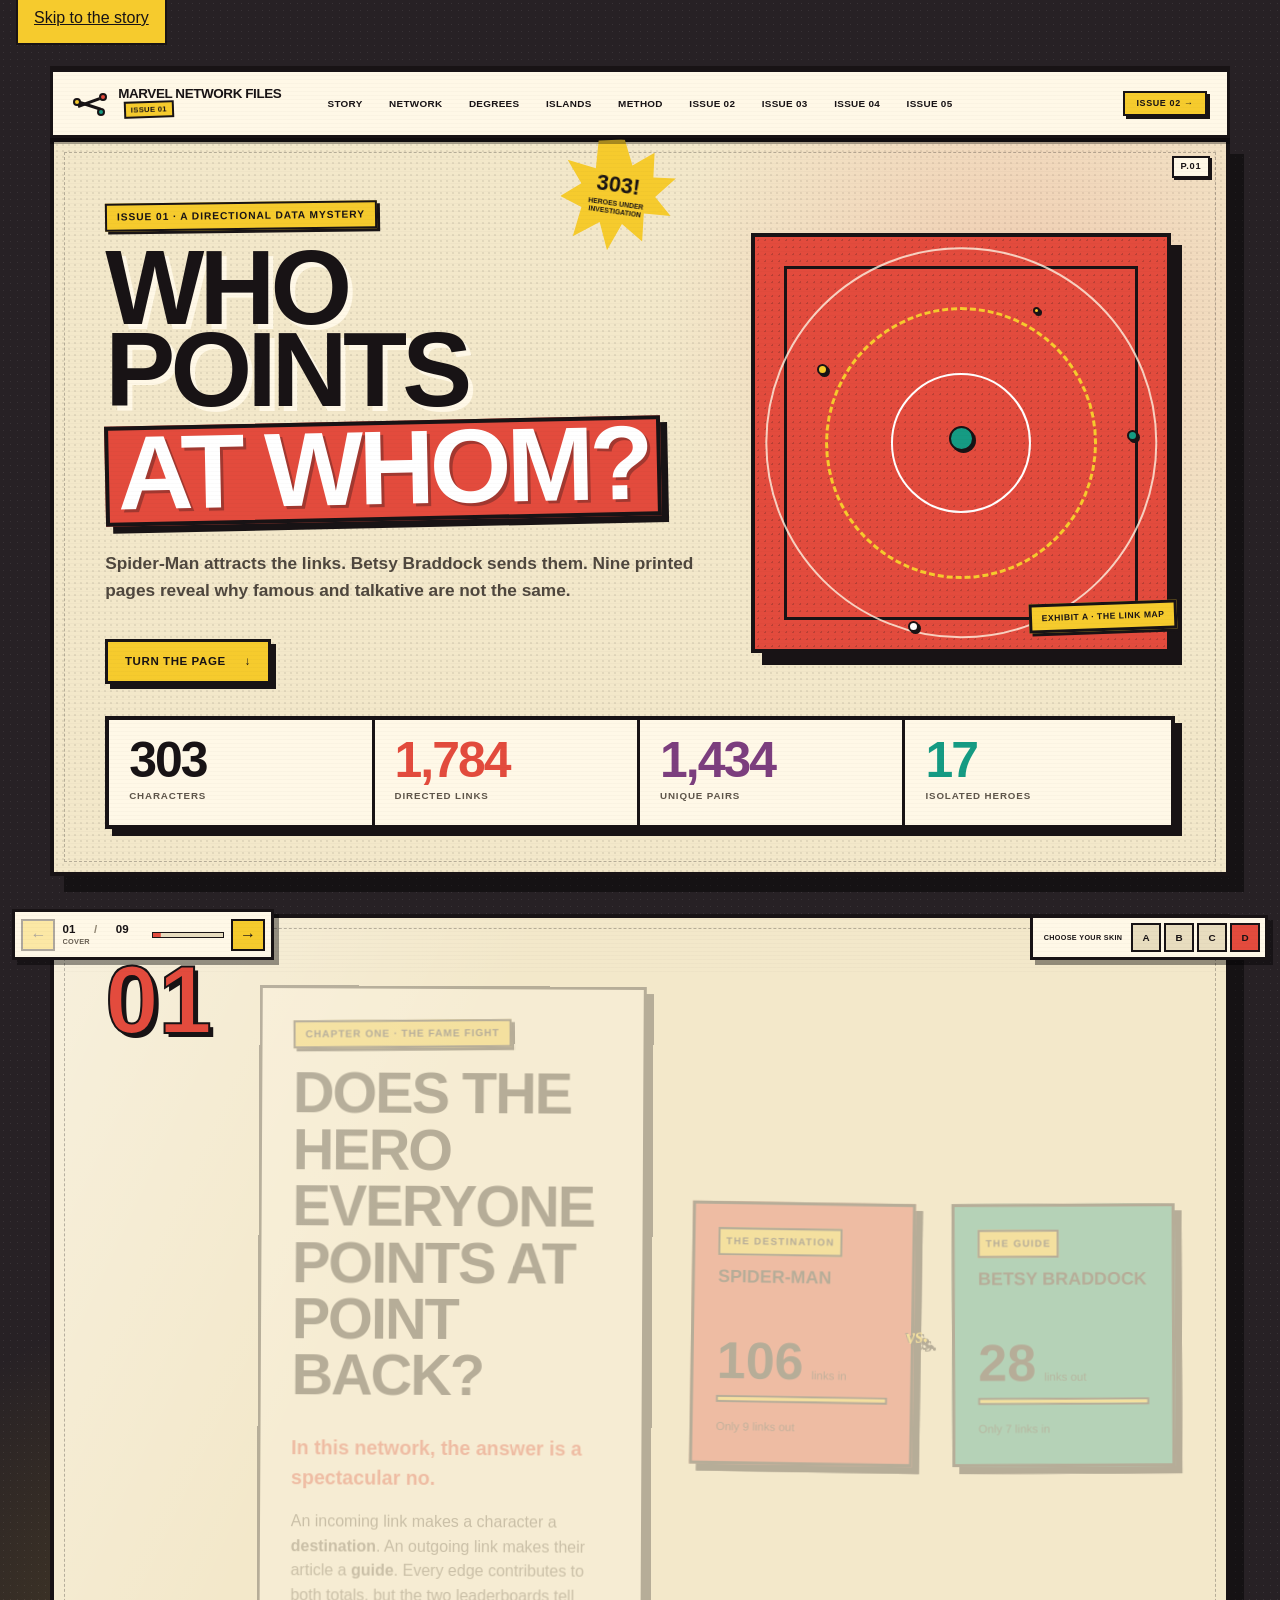
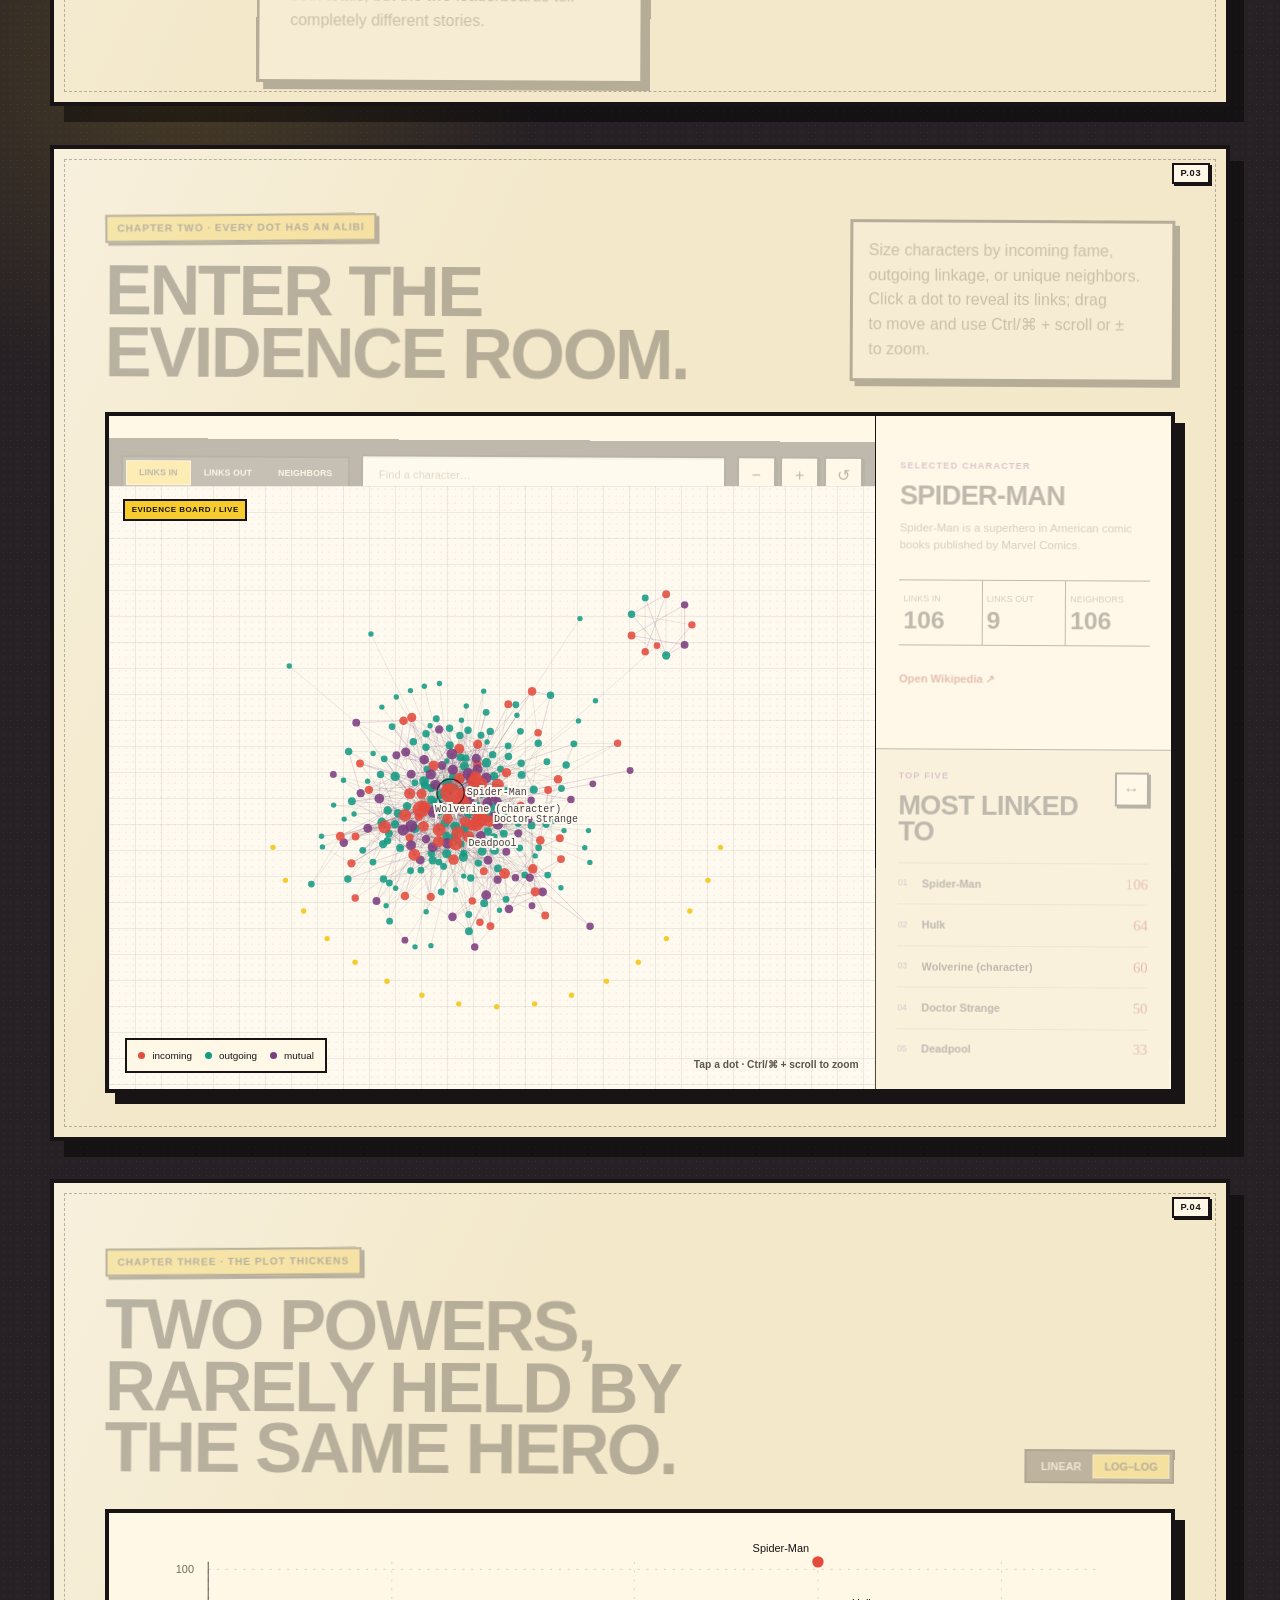
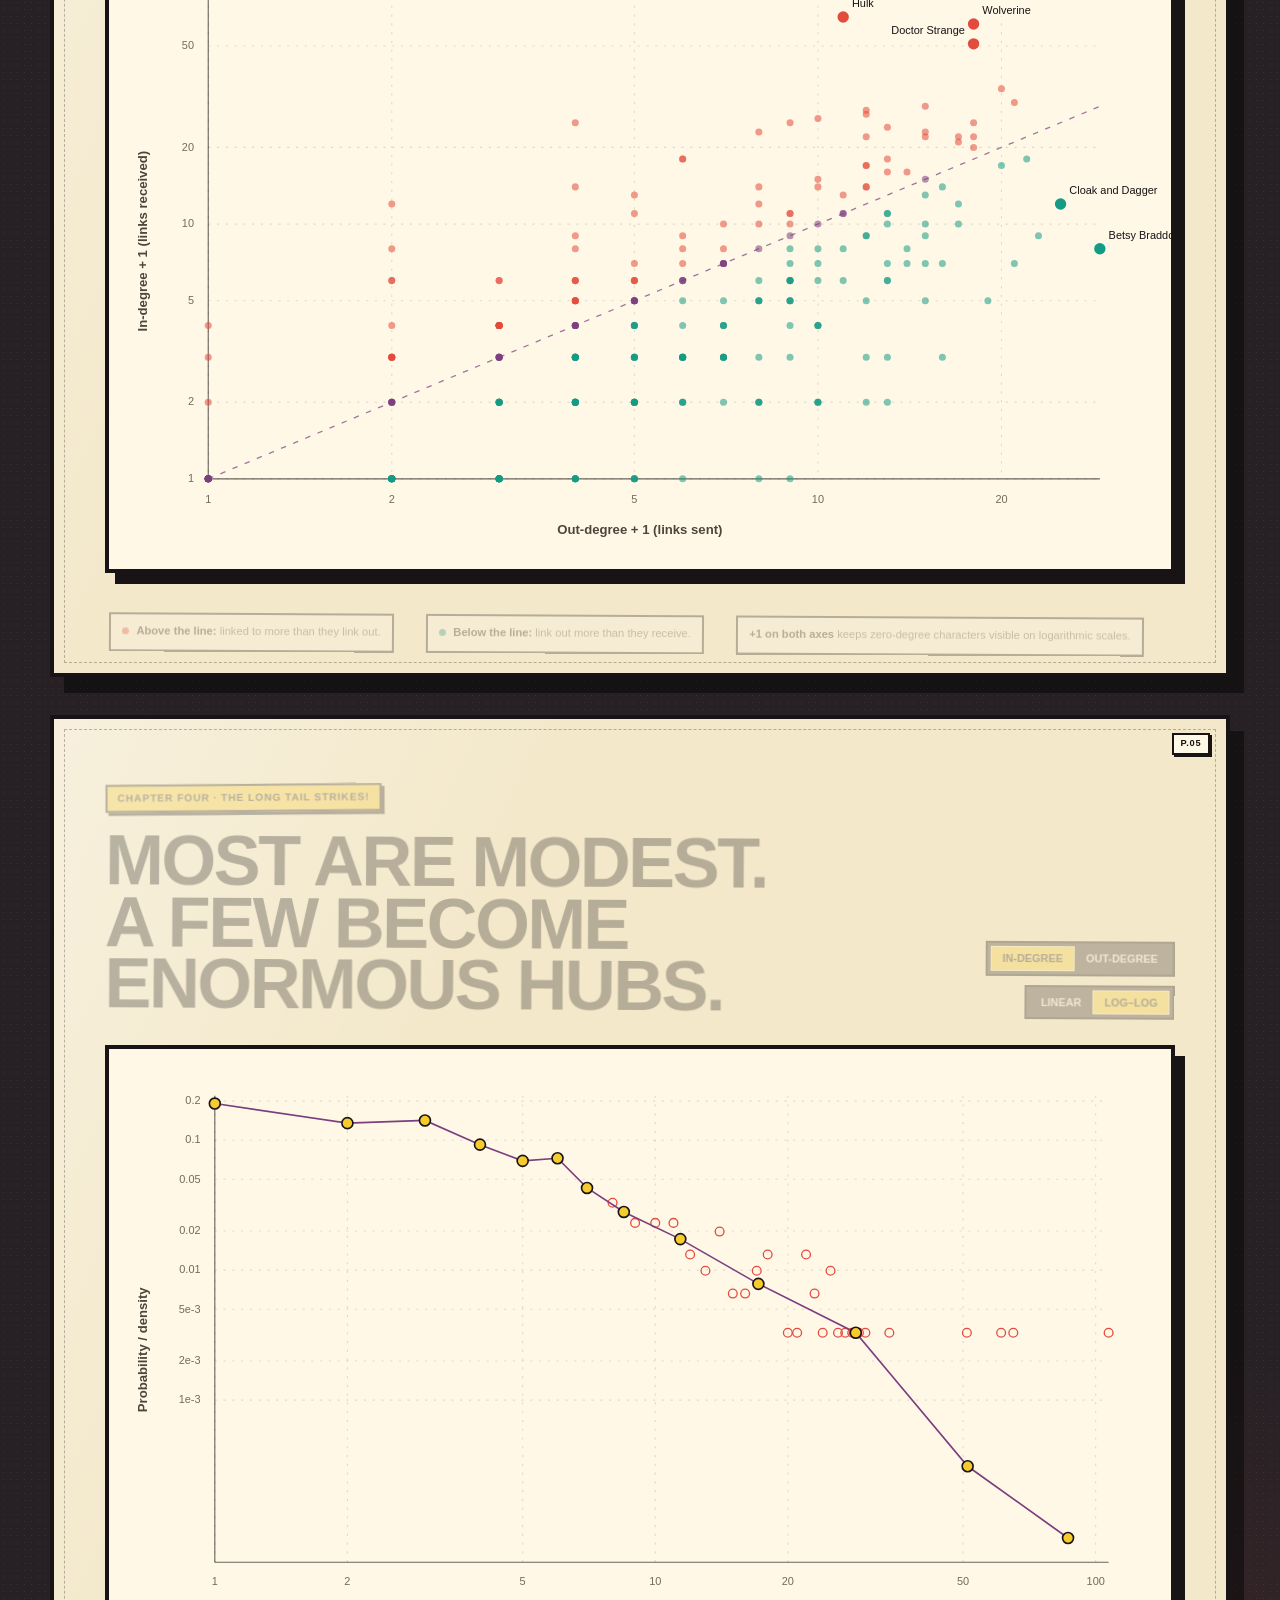
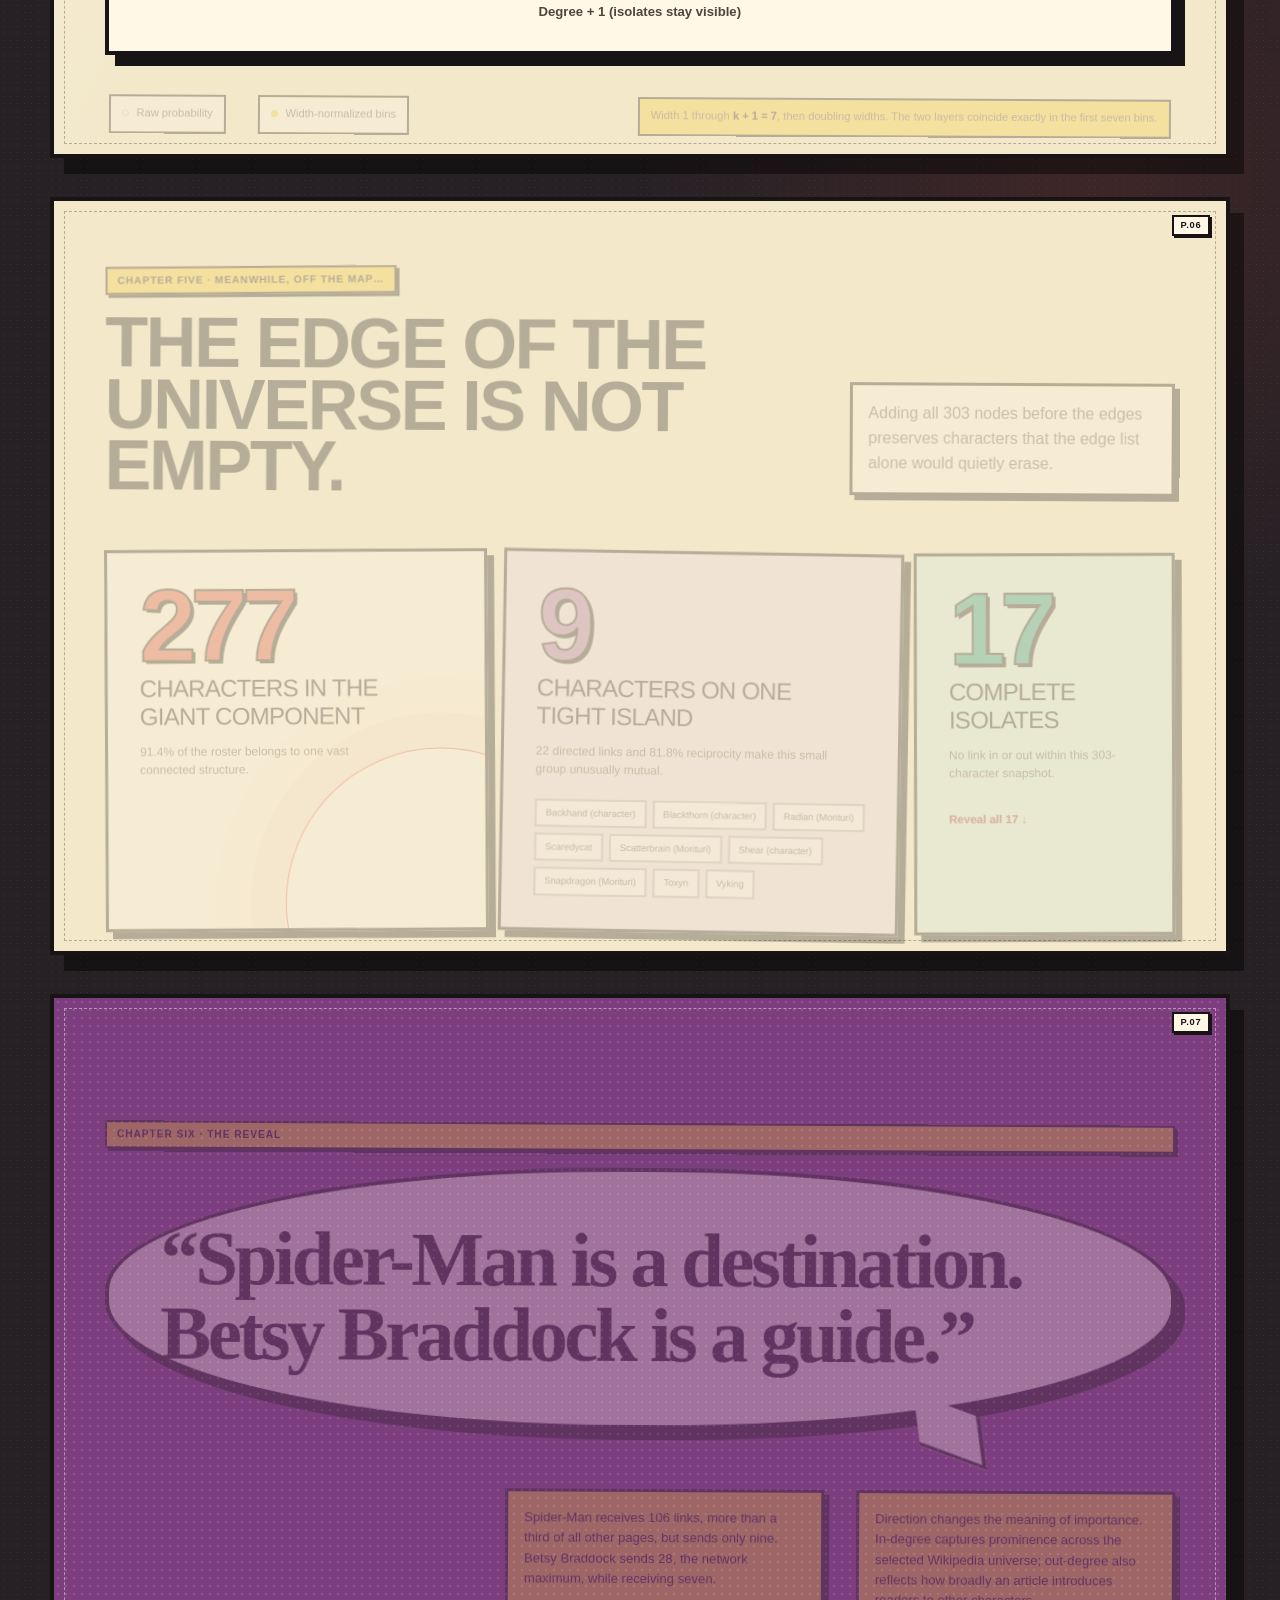
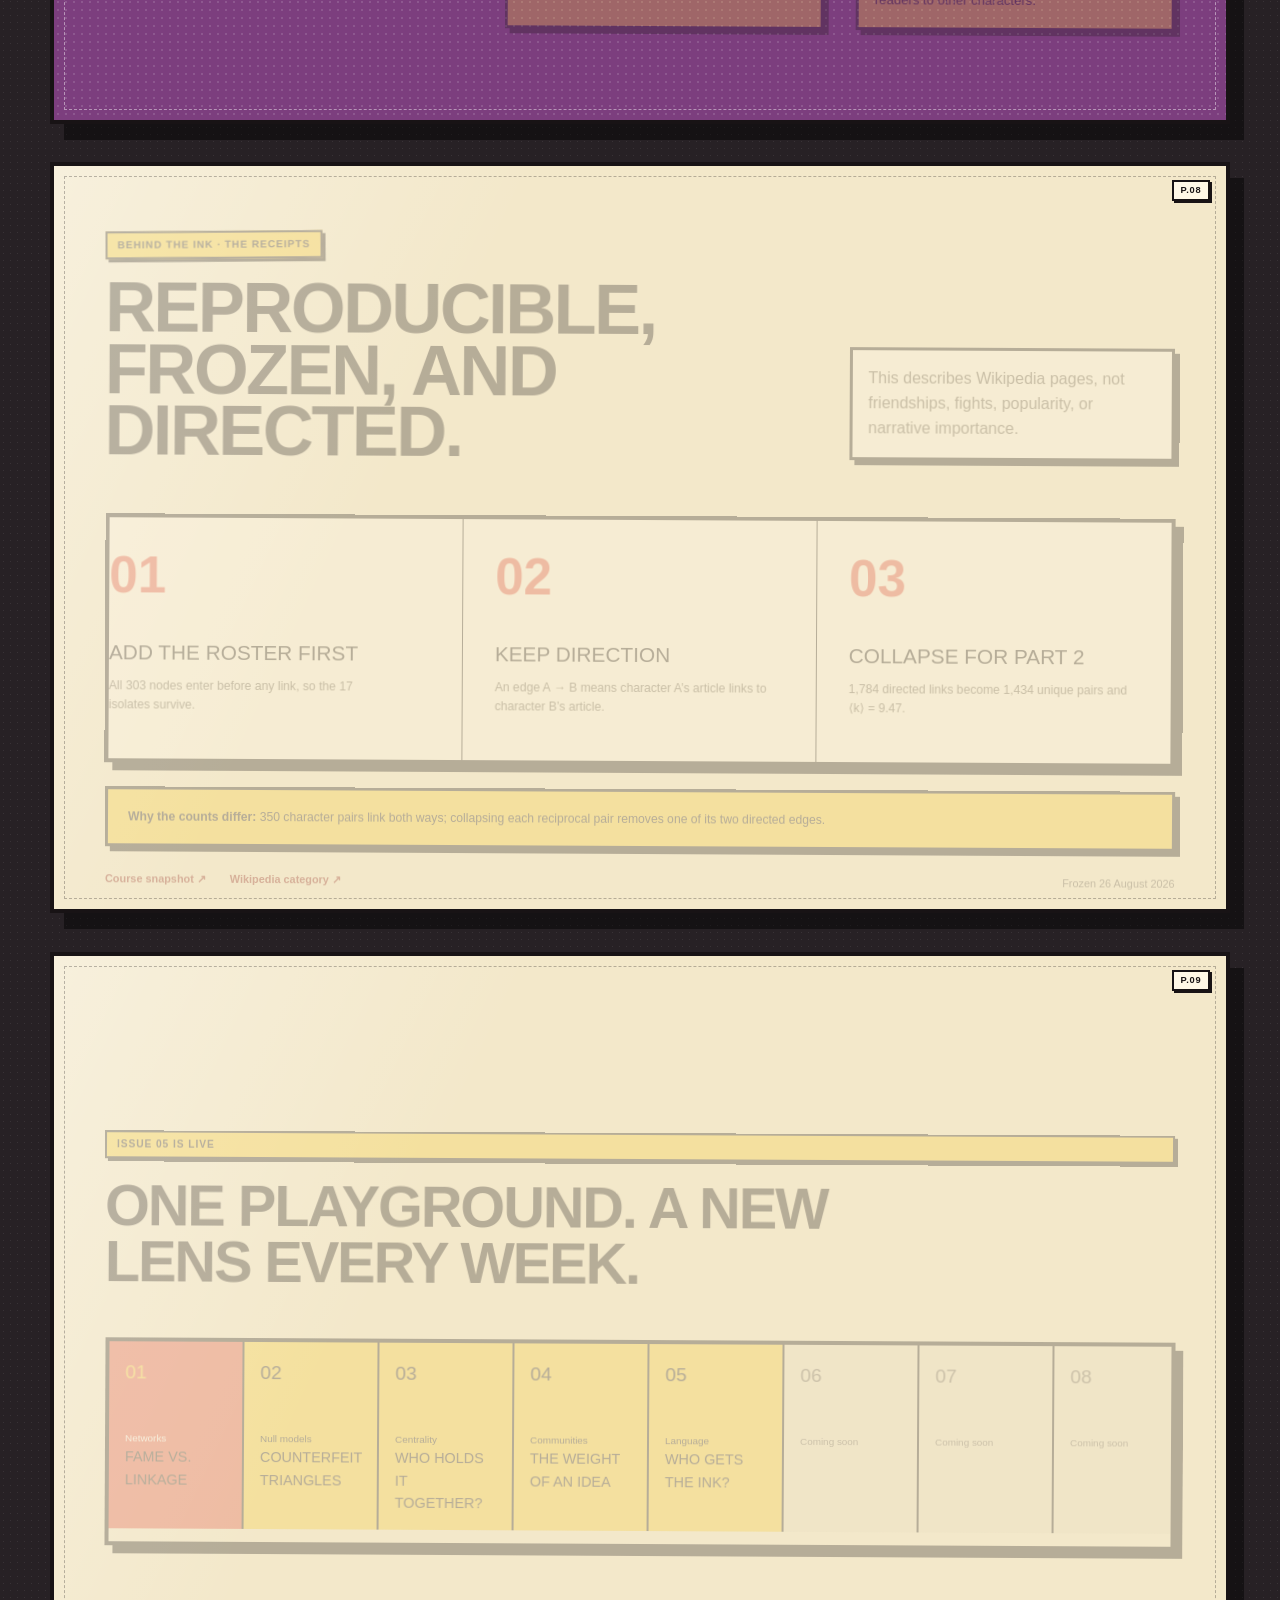
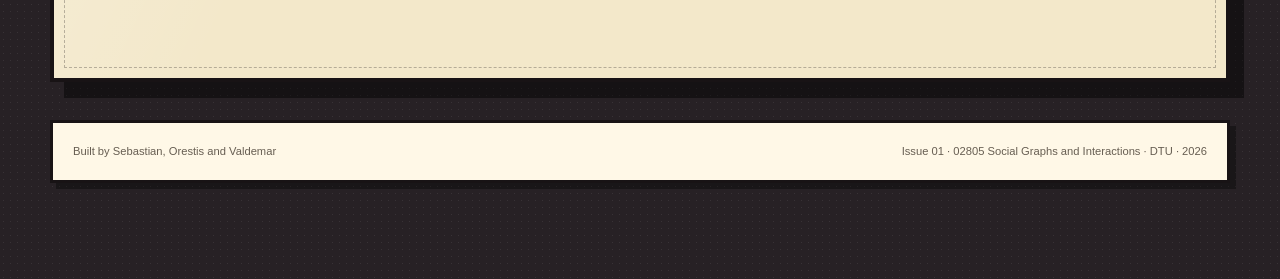
<file: index.html>
<!doctype html>
<html lang="en" class="comic-mode">
  <head>
    <meta charset="utf-8" />
    <meta name="viewport" content="width=device-width, initial-scale=1" />
    <meta name="theme-color" content="#f3e8ca" />
    <meta name="description" content="Marvel Network Observatory: an interactive Week 1 exploration of 303 superhero Wikipedia pages and the links between them." />
    <meta property="og:type" content="website" />
    <meta property="og:title" content="Marvel Network Observatory" />
    <meta property="og:description" content="Famous and talkative are not the same." />
    <meta property="og:url" content="https://valdemarnielsen.github.io/marvel-network-observatory/" />
    <meta property="og:image" content="https://valdemarnielsen.github.io/marvel-network-observatory/assets/og.png" />
    <meta name="twitter:card" content="summary_large_image" />
    <meta name="twitter:title" content="Marvel Network Observatory" />
    <meta name="twitter:description" content="Famous and talkative are not the same." />
    <meta name="twitter:image" content="https://valdemarnielsen.github.io/marvel-network-observatory/assets/og.png" />
    <title>Marvel Network Observatory | Issue 01: Who Points at Whom?</title>
    <link rel="icon" href="assets/favicon.svg" type="image/svg+xml" />
    <link rel="stylesheet" href="assets/style.css" />
    <link rel="stylesheet" href="assets/comic.css" />
  </head>
  <body class="comic-edition">
    <a class="skip-link" href="#story">Skip to the story</a>

    <header class="site-header">
      <a class="brand" href="#top" aria-label="Marvel Network Observatory home">
        <span class="brand-mark" aria-hidden="true"><i></i><i></i><i></i></span>
        <span>Marvel Network Files <sup>Issue 01</sup></span>
      </a>
      <nav aria-label="Main navigation">
        <a href="#story">Story</a><a href="#network">Network</a><a href="#degrees">Degrees</a><a href="#islands">Islands</a><a href="#method">Method</a><a href="week2/">Issue 02</a><a href="week3/">Issue 03</a><a href="week4/">Issue 04</a><a href="week5/">Issue 05</a>
      </nav>
      <a class="week-chip next-issue" href="week2/" aria-label="Open Issue 02">Issue 02 →</a>
    </header>

    <div class="comic-banner" aria-hidden="true">
      <span>ISSUE 01</span><b>WHO POINTS AT WHOM?</b><span>A 303-HERO DATA MYSTERY</span>
    </div>

    <main id="top">
      <div class="comic-page comic-page--cover" data-page-label="Cover">
      <section class="hero" id="story">
        <div class="hero-copy">
          <p class="eyebrow">Issue 01 · A directional data mystery</p>
          <span class="new-sticker" aria-hidden="true">303!<small>heroes under<br />investigation</small></span>
          <h1>Who points <em>at whom?</em></h1>
          <p class="dek">Spider-Man attracts the links. Betsy Braddock sends them. Nine printed pages reveal why famous and talkative are not the same.</p>
          <a class="primary-action" href="#fame-fight">Turn the page <span aria-hidden="true">↓</span></a>
        </div>
        <div class="hero-orbit" aria-hidden="true">
          <div class="orbit orbit-a"></div><div class="orbit orbit-b"></div><div class="orbit orbit-c"></div>
          <span class="hero-node node-a"></span><span class="hero-node node-b"></span><span class="hero-node node-c"></span><span class="hero-node node-d"></span><span class="hero-node node-core"></span>
        </div>
      </section>

      <section class="metric-strip" aria-label="Dataset summary">
        <article><strong data-stat="nodes">303</strong><span>characters</span></article>
        <article><strong data-stat="directedEdges">1,784</strong><span>directed links</span></article>
        <article><strong data-stat="undirectedPairs">1,434</strong><span>unique pairs</span></article>
        <article><strong data-stat="isolates">17</strong><span>isolated heroes</span></article>
      </section>
      </div>

      <section class="story-intro section-shell comic-page comic-page--duel" id="fame-fight" data-page-label="The fame fight">
        <div class="section-number">01</div>
        <div class="story-copy">
          <p class="eyebrow">Chapter one · The fame fight</p>
          <h2>Does the hero everyone points at point back?</h2>
          <p class="lead-copy">In this network, the answer is a spectacular no.</p>
          <p>An incoming link makes a character a <strong>destination</strong>. An outgoing link makes their article a <strong>guide</strong>. Every edge contributes to both totals, but the two leaderboards tell completely different stories.</p>
        </div>
        <div class="duel" aria-label="Spider-Man and Betsy Braddock degree comparison">
          <article class="duel-card destination-card">
            <p>THE DESTINATION</p><h3>Spider-Man</h3>
            <div class="duel-score"><strong>106</strong><span>links in</span></div>
            <div class="mini-meter"><i style="--meter: 100%"></i></div><span class="duel-detail">Only 9 links out</span>
          </article>
          <span class="versus">vs.</span>
          <article class="duel-card guide-card">
            <p>THE GUIDE</p><h3>Betsy Braddock</h3>
            <div class="duel-score"><strong>28</strong><span>links out</span></div>
            <div class="mini-meter"><i style="--meter: 100%"></i></div><span class="duel-detail">Only 7 links in</span>
          </article>
        </div>
      </section>

      <section class="network-section section-shell comic-page comic-page--network" id="network" data-page-label="Every dot has an alibi">
        <header class="section-heading">
          <div><p class="eyebrow">Chapter two · Every dot has an alibi</p><h2>Enter the evidence room.</h2></div>
          <p>Size characters by incoming fame, outgoing linkage, or unique neighbors. Click a dot to reveal its links; drag to move and use Ctrl/⌘ + scroll or ± to zoom.</p>
        </header>
        <div class="explorer-shell">
          <div class="explorer-main">
            <div class="explorer-toolbar">
              <div class="segmented" role="group" aria-label="Size nodes by">
                <button type="button" class="is-active" data-network-metric="in">Links in</button>
                <button type="button" data-network-metric="out">Links out</button>
                <button type="button" data-network-metric="degree">Neighbors</button>
              </div>
              <label class="search-control"><span class="sr-only">Find a character</span><input id="character-search" type="search" list="character-options" placeholder="Find a character…" autocomplete="off" /><datalist id="character-options"></datalist></label>
              <div class="zoom-controls" aria-label="Network zoom controls"><button class="icon-button" id="zoom-out" type="button" title="Zoom out" aria-label="Zoom out">−</button><button class="icon-button" id="zoom-in" type="button" title="Zoom in" aria-label="Zoom in">+</button><button class="icon-button" id="reset-network" type="button" title="Reset network view" aria-label="Reset network view">↺</button></div>
            </div>
            <div class="network-stage" id="network-stage">
              <p class="sr-only" id="network-access-note">The visual map is pointer-operated. Keyboard users can find every character with the search field above or use the leaderboard and island buttons.</p>
              <canvas id="network-canvas" aria-label="Interactive map of the Marvel Wikipedia character network" aria-describedby="network-access-note"></canvas>
              <div class="data-status" id="data-status" role="status">Loading the 303-character universe…</div>
              <div class="chart-tooltip" id="network-tooltip" role="tooltip" hidden></div>
              <div class="network-key" aria-hidden="true"><span><i class="key-in"></i> incoming</span><span><i class="key-out"></i> outgoing</span><span><i class="key-mutual"></i> mutual</span></div>
              <span class="interaction-hint">Tap a dot · Ctrl/⌘ + scroll to zoom</span>
            </div>
          </div>
          <aside class="explorer-aside">
            <article class="character-card" id="character-card" aria-live="polite">
              <p class="card-kicker">Selected character</p><h3 id="selected-name">Spider-Man</h3>
              <p class="selected-description" id="selected-description">The network’s largest destination.</p>
              <dl class="character-stats"><div><dt>Links in</dt><dd id="selected-in">106</dd></div><div><dt>Links out</dt><dd id="selected-out">9</dd></div><div><dt>Neighbors</dt><dd id="selected-degree">106</dd></div></dl>
              <a id="selected-link" href="https://en.wikipedia.org/wiki/Spider-Man" target="_blank" rel="noreferrer">Open Wikipedia <span aria-hidden="true">↗</span></a>
            </article>
            <article class="leaderboard-card">
              <div class="leaderboard-head"><div><p class="card-kicker">Top five</p><h3 id="leaderboard-title">Most linked to</h3></div><button class="swap-button" id="swap-leaderboard" type="button" aria-label="Switch leaderboard to links out">↔</button></div>
              <ol class="leaderboard" id="leaderboard"></ol>
            </article>
          </aside>
        </div>
      </section>

      <section class="scatter-section section-shell comic-page comic-page--chart" id="degrees" data-page-label="The plot thickens">
        <header class="section-heading compact-heading">
          <div><p class="eyebrow">Chapter three · The plot thickens</p><h2>Two powers, rarely held by the same hero.</h2></div>
          <div class="segmented small" role="group" aria-label="Scatterplot scale"><button type="button" data-scatter-scale="linear">Linear</button><button type="button" class="is-active" data-scatter-scale="log">Log–log</button></div>
        </header>
        <div class="chart-card scatter-card"><svg id="scatter-chart" viewBox="0 0 940 570" role="img" aria-label="Scatterplot comparing each character's in-degree and out-degree"></svg><div class="chart-tooltip" id="scatter-tooltip" role="tooltip" hidden></div></div>
        <div class="chart-reading"><p><i class="swatch cyan"></i><strong>Above the line:</strong> linked to more than they link out.</p><p><i class="swatch coral"></i><strong>Below the line:</strong> link out more than they receive.</p><p><strong>+1 on both axes</strong> keeps zero-degree characters visible on logarithmic scales.</p></div>
      </section>

      <section class="distribution-section section-shell comic-page comic-page--chart" id="distribution" data-page-label="The long tail strikes">
        <header class="section-heading compact-heading">
          <div><p class="eyebrow">Chapter four · The long tail strikes!</p><h2>Most are modest. A few become enormous hubs.</h2></div>
          <div class="chart-controls">
            <div class="segmented small" role="group" aria-label="Degree direction"><button type="button" class="is-active" data-dist-metric="in">In-degree</button><button type="button" data-dist-metric="out">Out-degree</button></div>
            <div class="segmented small" role="group" aria-label="Distribution scale"><button type="button" data-dist-scale="linear">Linear</button><button type="button" class="is-active" data-dist-scale="log">Log–log</button></div>
          </div>
        </header>
        <div class="chart-card distribution-card"><svg id="distribution-chart" viewBox="0 0 940 520" role="img" aria-label="Degree distribution with raw and logarithmically binned values"></svg><div class="chart-tooltip" id="distribution-tooltip" role="tooltip" hidden></div></div>
        <div class="chart-reading distribution-reading"><p><i class="swatch raw"></i>Raw probability</p><p><i class="swatch binned"></i>Width-normalized bins</p><p>Width 1 through <strong>k + 1 = 7</strong>, then doubling widths. The two layers coincide exactly in the first seven bins.</p></div>
      </section>

      <section class="islands-section comic-page" id="islands" data-page-label="Meanwhile, off the map">
        <div class="section-shell islands-inner">
          <header class="section-heading"><div><p class="eyebrow">Chapter five · Meanwhile, off the map…</p><h2>The edge of the universe is not empty.</h2></div><p>Adding all 303 nodes before the edges preserves characters that the edge list alone would quietly erase.</p></header>
          <div class="component-grid">
            <article class="component-card giant-card"><span class="component-orbit" aria-hidden="true"></span><strong>277</strong><h3>characters in the giant component</h3><p>91.4% of the roster belongs to one vast connected structure.</p></article>
            <article class="component-card island-card"><strong>9</strong><h3>characters on one tight island</h3><p>22 directed links and 81.8% reciprocity make this small group unusually mutual.</p><div class="name-cloud" id="island-list"></div></article>
            <article class="component-card isolates-card"><strong>17</strong><h3>complete isolates</h3><p>No link in or out within this 303-character snapshot.</p><button class="text-button" id="reveal-isolates" type="button" aria-expanded="false" aria-controls="isolate-list">Reveal all 17 <span aria-hidden="true">↓</span></button></article>
          </div>
          <div class="isolate-drawer" id="isolate-list" hidden></div>
        </div>
      </section>

      <section class="takeaway-section section-shell comic-page comic-page--reveal" data-page-label="The reveal">
        <p class="eyebrow">Chapter six · The reveal</p><blockquote>“Spider-Man is a destination. Betsy Braddock is a guide.”</blockquote>
        <div class="takeaway-copy"><p>Spider-Man receives 106 links, more than a third of all other pages, but sends only nine. Betsy Braddock sends 28, the network maximum, while receiving seven.</p><p>Direction changes the meaning of importance. In-degree captures prominence across the selected Wikipedia universe; out-degree also reflects how broadly an article introduces readers to other characters.</p></div>
      </section>

      <section class="method-section section-shell comic-page" id="method" data-page-label="Behind the ink">
        <header class="section-heading"><div><p class="eyebrow">Behind the ink · The receipts</p><h2>Reproducible, frozen, and directed.</h2></div><p>This describes Wikipedia pages, not friendships, fights, popularity, or narrative importance.</p></header>
        <div class="method-grid"><article><span>01</span><h3>Add the roster first</h3><p>All 303 nodes enter before any link, so the 17 isolates survive.</p></article><article><span>02</span><h3>Keep direction</h3><p>An edge A → B means character A’s article links to character B’s article.</p></article><article><span>03</span><h3>Collapse for Part 2</h3><p>1,784 directed links become 1,434 unique pairs and ⟨k⟩ = 9.47.</p></article></div>
        <p class="reconcile-note"><strong>Why the counts differ:</strong> 350 character pairs link both ways; collapsing each reciprocal pair removes one of its two directed edges.</p>
        <div class="source-row"><a href="https://sunelehmann.com/socialgraphs2026-web/data/" target="_blank" rel="noreferrer">Course snapshot <span aria-hidden="true">↗</span></a><a href="https://en.wikipedia.org/wiki/Category:Marvel_Comics_superheroes" target="_blank" rel="noreferrer">Wikipedia category <span aria-hidden="true">↗</span></a><span>Frozen 26 August 2026</span></div>
      </section>

      <section class="archive-section section-shell comic-page comic-page--back" aria-labelledby="archive-title" data-page-label="Next issue">
        <p class="eyebrow">Issue 05 is live</p><h2 id="archive-title">One playground. A new lens every week.</h2>
        <div class="week-track" aria-label="Course post progress"><article class="week-card current"><span>01</span><p>Networks</p><strong>Fame vs. linkage</strong></article><a class="week-card released" href="week2/"><span>02</span><p>Null models</p><strong>Counterfeit triangles</strong></a><a class="week-card released" href="week3/"><span>03</span><p>Centrality</p><strong>Who holds it together?</strong></a><a class="week-card released" href="week4/"><span>04</span><p>Communities</p><strong>The weight of an idea</strong></a><a class="week-card released" href="week5/"><span>05</span><p>Language</p><strong>Who gets the ink?</strong></a><article class="week-card"><span>06</span><p>Coming soon</p></article><article class="week-card"><span>07</span><p>Coming soon</p></article><article class="week-card"><span>08</span><p>Coming soon</p></article></div>
      </section>
    </main>

    <div class="version-dock" aria-label="Compare design versions">
      <span>CHOOSE YOUR SKIN</span>
      <a href="versions/version-a/">A</a>
      <a href="versions/version-b/">B</a>
      <a href="versions/version-c/">C</a>
      <b aria-current="page">D</b>
    </div>

    <nav class="page-reader" aria-label="Comic page navigation">
      <button type="button" data-page-prev aria-label="Previous comic page">←</button>
      <p aria-live="polite" aria-atomic="true"><span id="page-current">01</span><i>/</i><span id="page-total">09</span><strong id="page-label">Cover</strong></p>
      <span class="page-progress" aria-hidden="true"><i id="page-progress"></i></span>
      <button type="button" data-page-next aria-label="Next comic page">→</button>
    </nav>

    <footer><span>Built by Sebastian, Orestis and Valdemar</span><span>Issue 01 · 02805 Social Graphs and Interactions · DTU · 2026</span></footer>
    <script src="assets/site.js"></script>
    <script src="assets/comic.js"></script>
  </body>
</html>
</file>
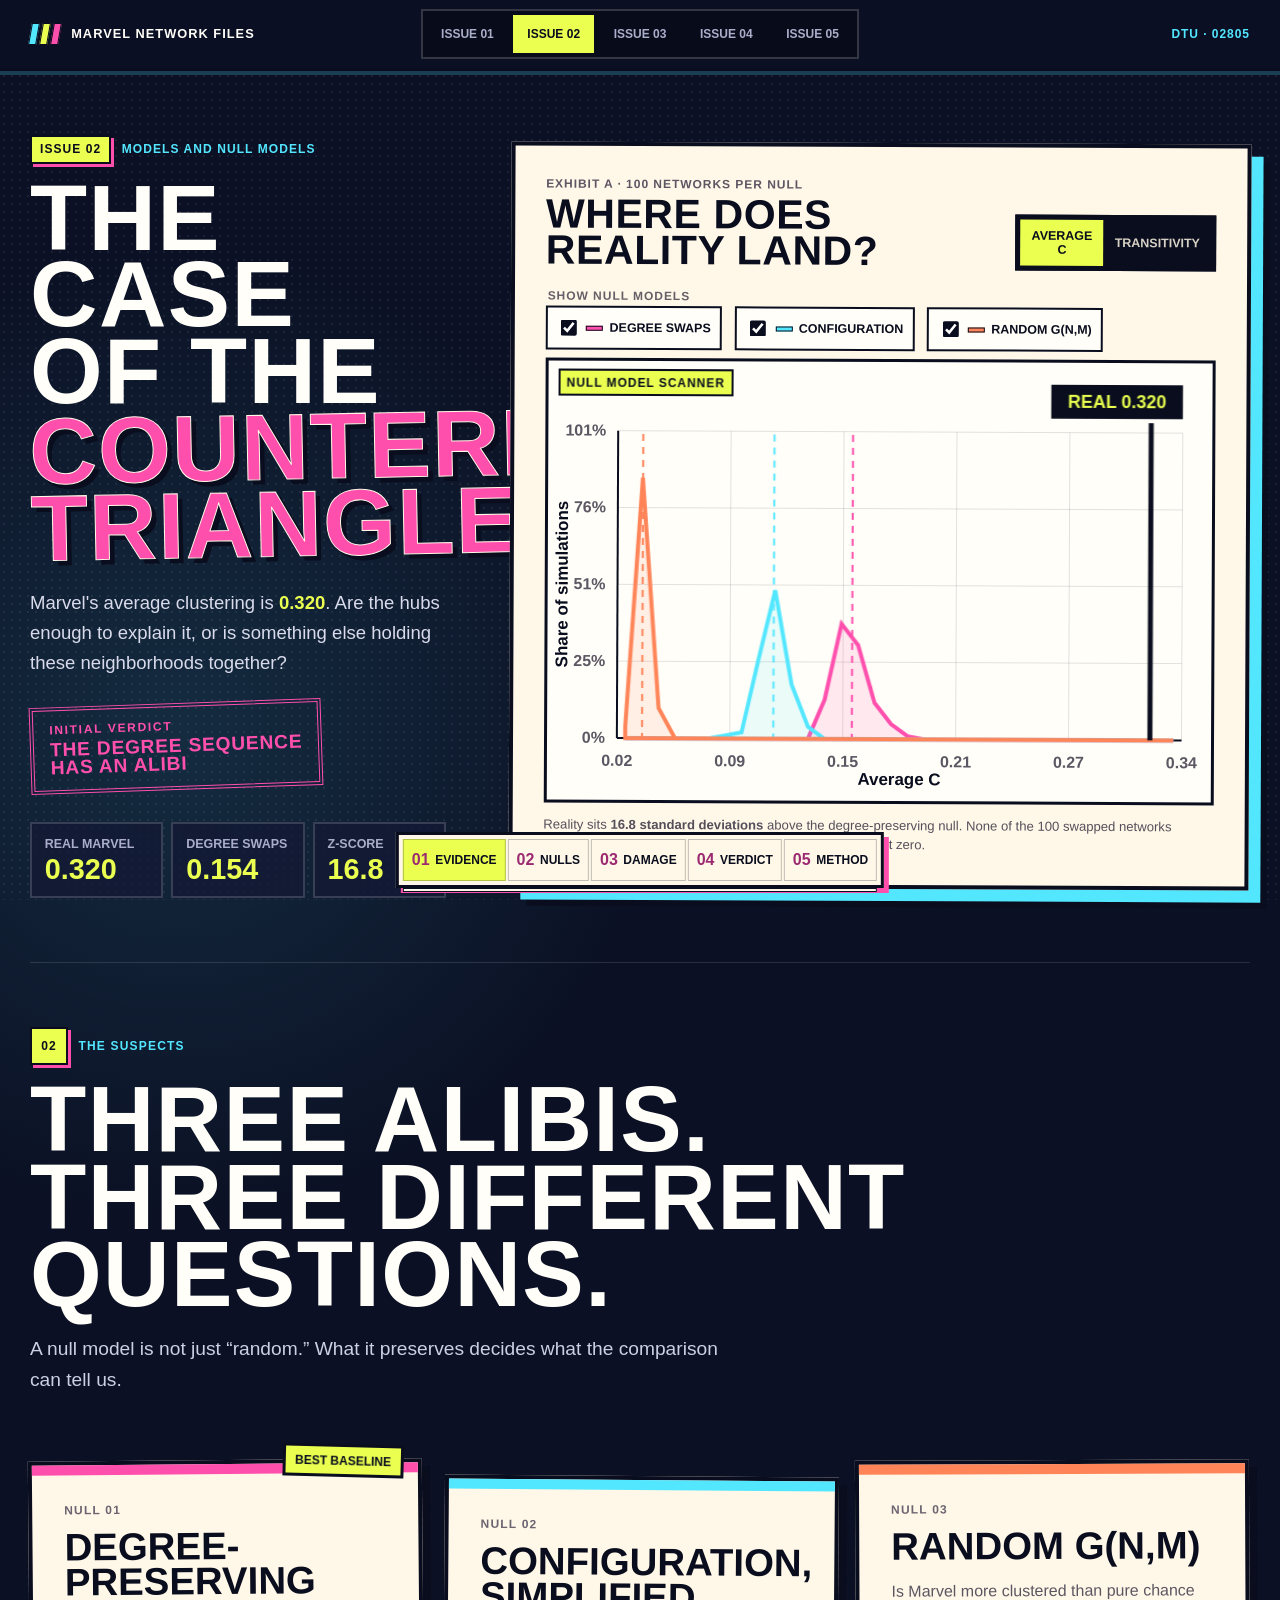
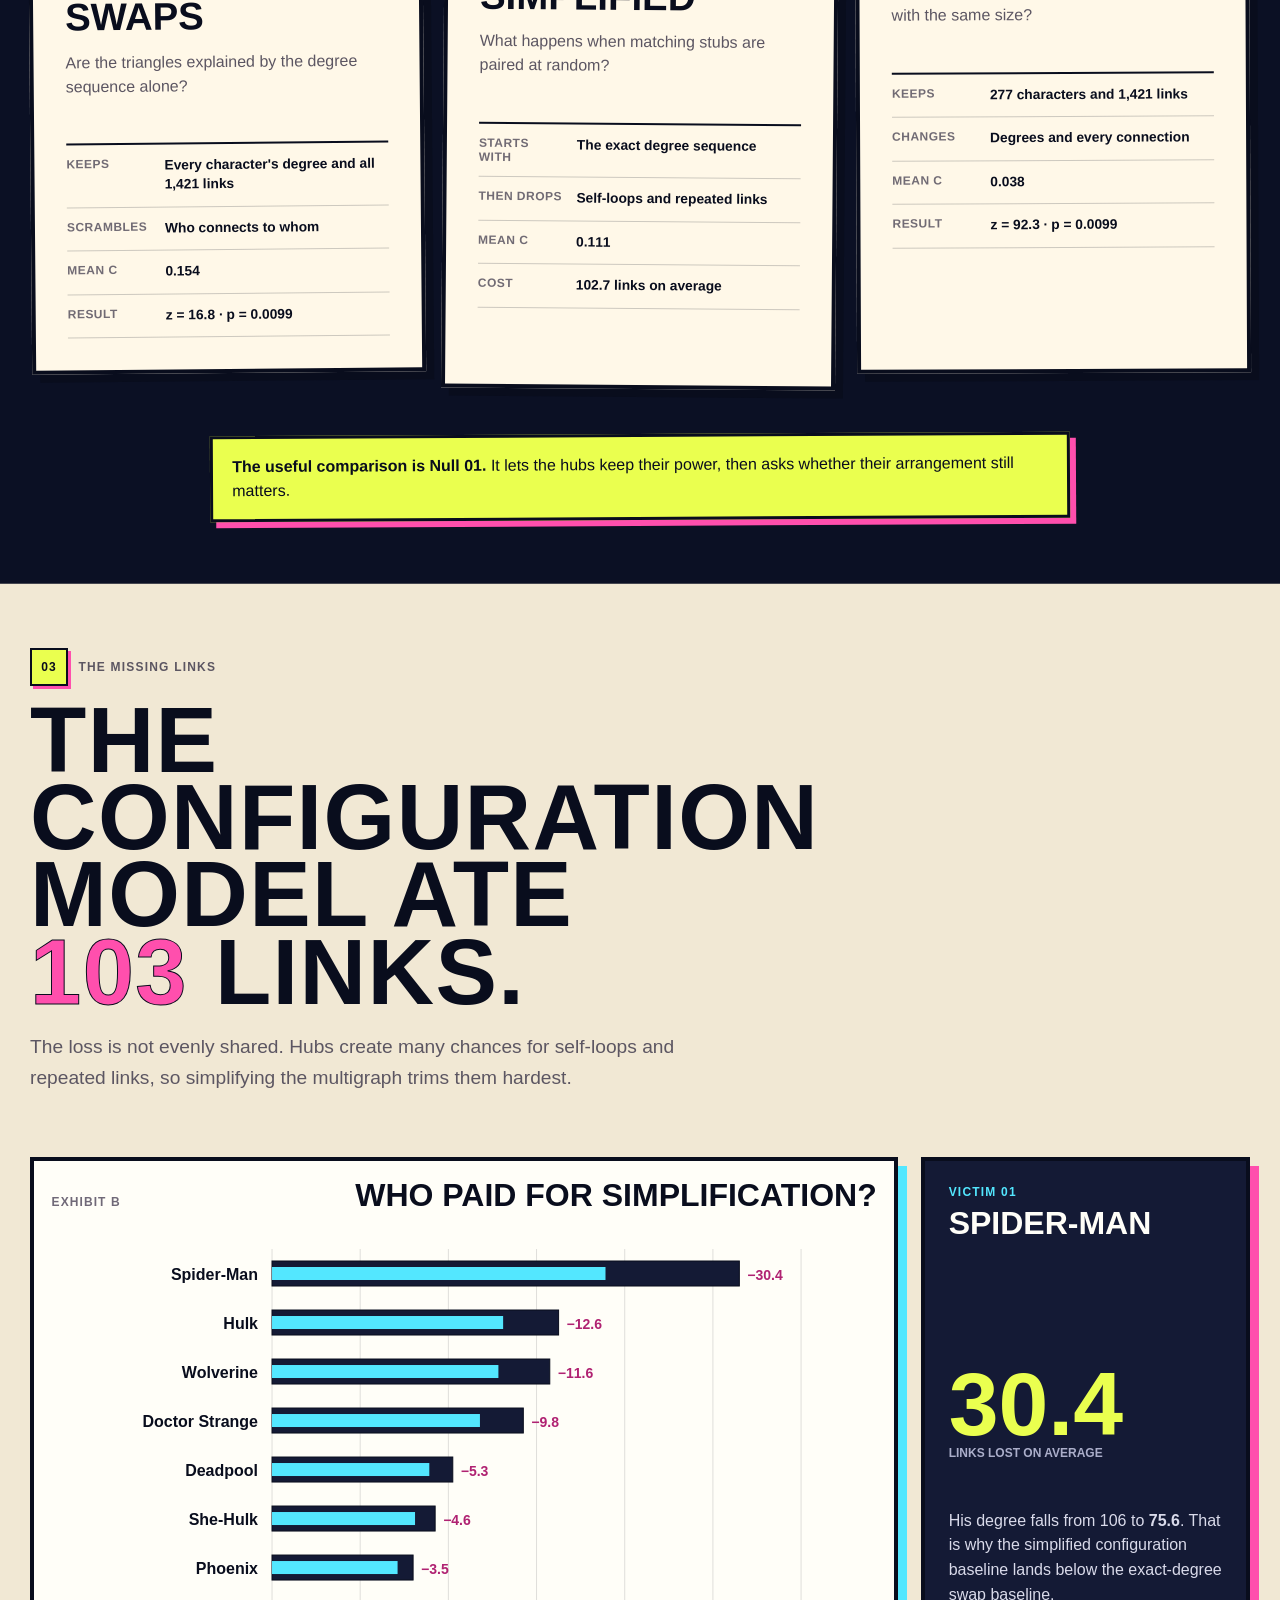
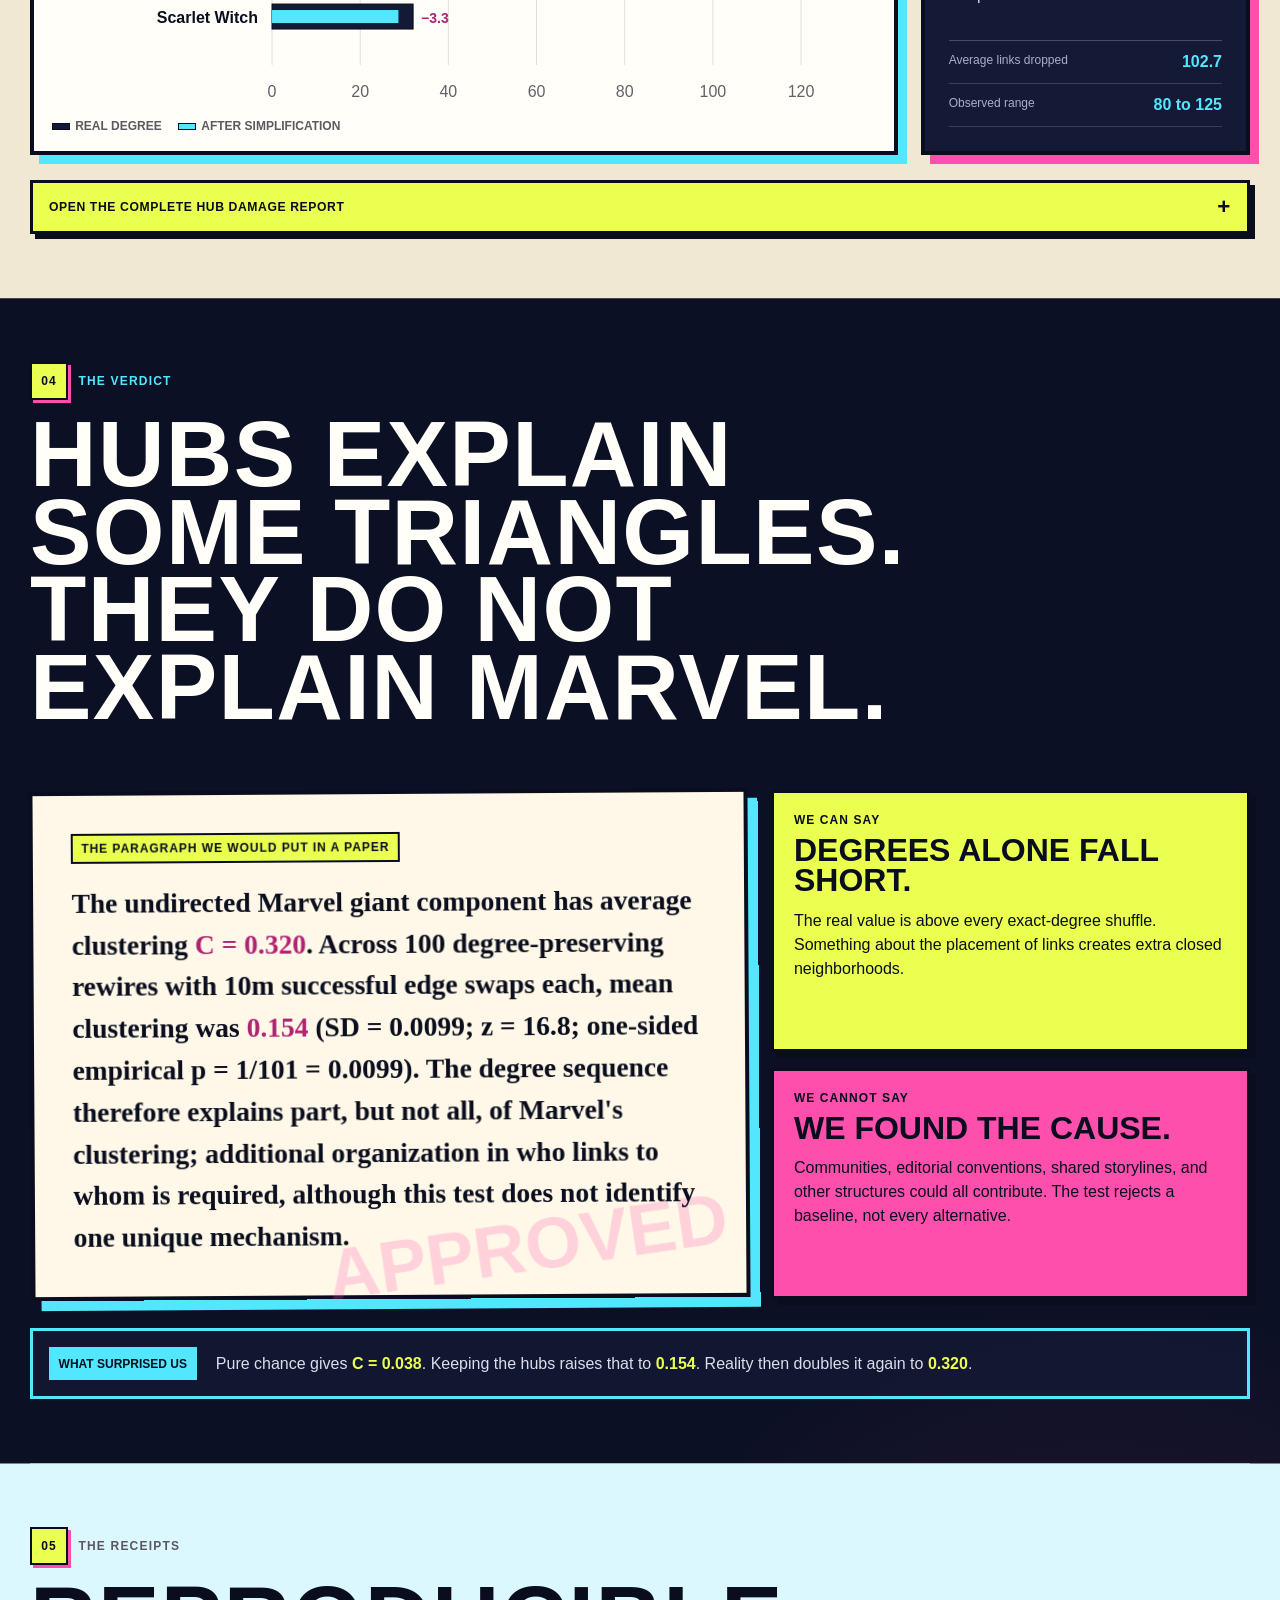
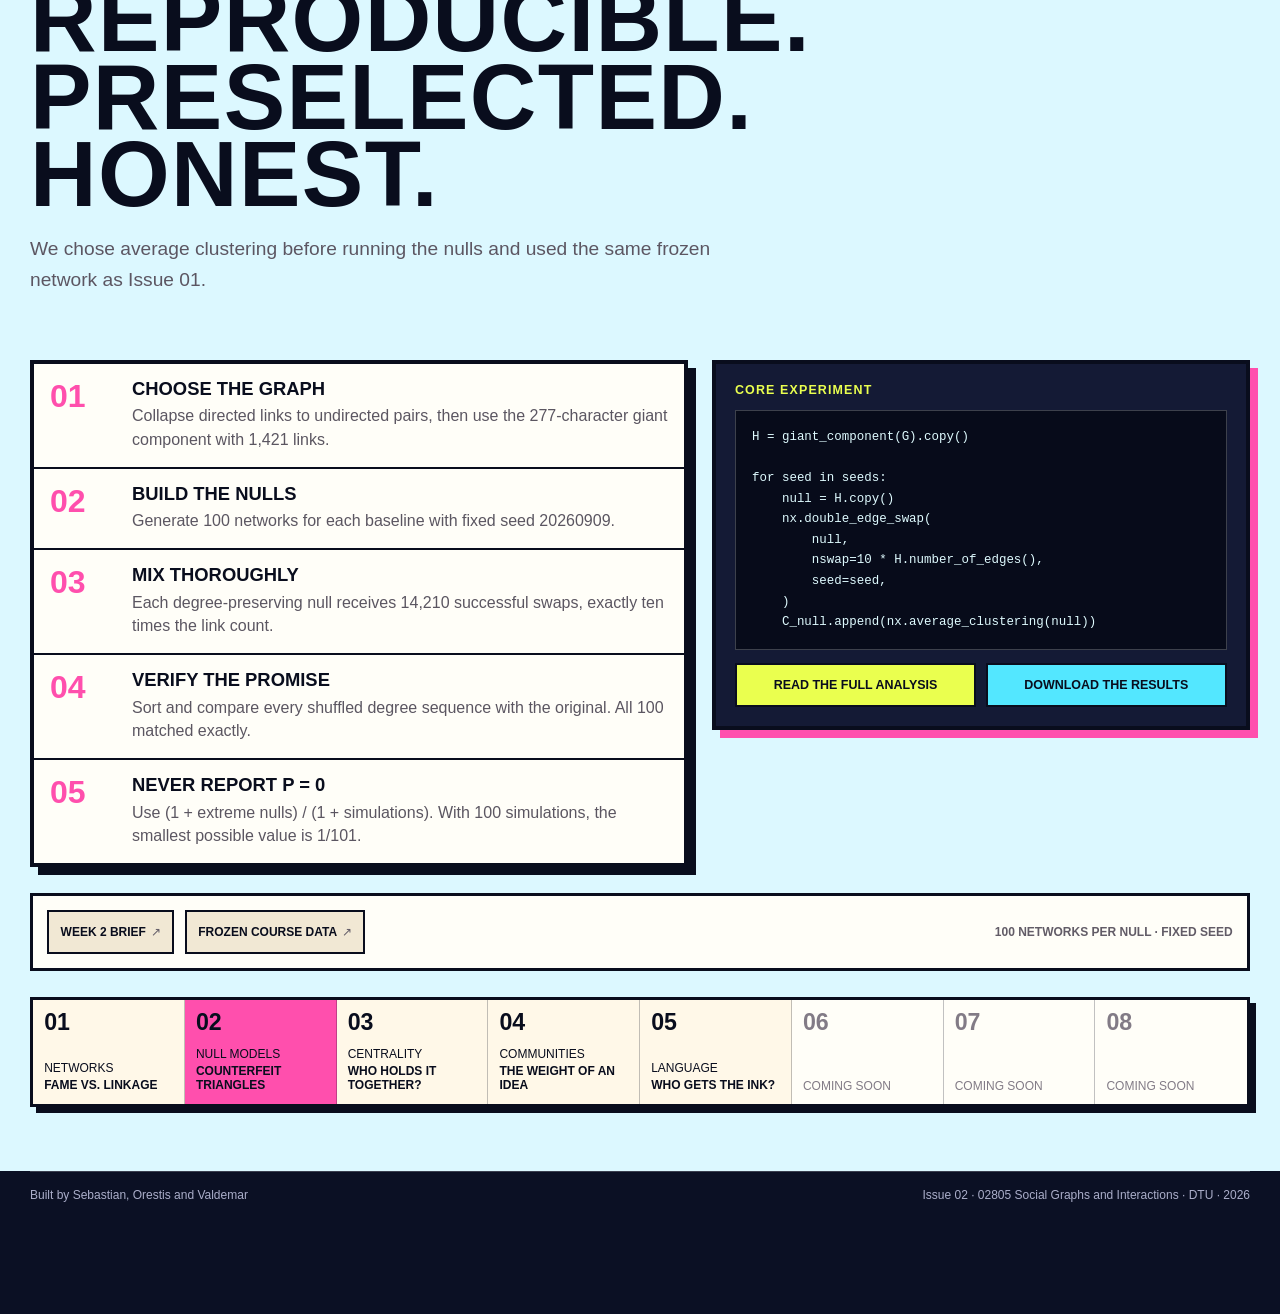
<file: week2/index.html>
<!doctype html>
<html lang="en" class="week2-mode">
  <head>
    <meta charset="utf-8" />
    <meta name="viewport" content="width=device-width, initial-scale=1" />
    <meta name="theme-color" content="#0b1024" />
    <meta name="description" content="Issue 02 of the Marvel Network Observatory tests whether Marvel's clustering can be explained by its degree sequence." />
    <meta property="og:type" content="article" />
    <meta property="og:title" content="Marvel Network Observatory | Issue 02" />
    <meta property="og:description" content="Are Marvel's triangles just hubs in disguise? Three null models enter the evidence room." />
    <meta property="og:url" content="https://valdemarnielsen.github.io/marvel-network-observatory/week2/" />
    <title>Marvel Network Observatory | Issue 02: The Counterfeit Triangles</title>
    <link rel="icon" href="../assets/favicon.svg" type="image/svg+xml" />
    <link rel="stylesheet" href="week2.css" />
  </head>
  <body>
    <a class="skip-link" href="#evidence">Skip to the evidence</a>

    <header class="case-header">
      <a class="case-brand" href="../" aria-label="Marvel Network Observatory, Issue 01">
        <span class="brand-dots" aria-hidden="true"><i></i><i></i><i></i></span>
        <span>Marvel Network Files</span>
      </a>
      <nav class="issue-switcher" aria-label="Published issues">
        <a href="../">Issue 01</a>
        <a href="./" aria-current="page">Issue 02</a>
        <a href="../week3/">Issue 03</a>
        <a href="../week4/">Issue 04</a>
        <a href="../week5/">Issue 05</a>
      </nav>
      <span class="course-mark">DTU · 02805</span>
    </header>

    <main id="evidence">
      <section class="case-page hero-case" aria-labelledby="case-title">
        <div class="case-copy">
          <p class="issue-line"><span>Issue 02</span> Models and null models</p>
          <h1 id="case-title">The case of the <em>counterfeit triangles</em></h1>
          <p class="case-lead">Marvel's average clustering is <strong id="hero-real">0.320</strong>. Are the hubs enough to explain it, or is something else holding these neighborhoods together?</p>

          <div class="verdict-stamp" aria-label="Initial verdict">
            <span>Initial verdict</span>
            <strong>THE DEGREE SEQUENCE<br />HAS AN ALIBI</strong>
          </div>

          <dl class="headline-numbers" aria-label="Headline clustering results">
            <div><dt>Real Marvel</dt><dd id="metric-real">0.320</dd></div>
            <div><dt>Degree swaps</dt><dd id="metric-swaps">0.154</dd></div>
            <div><dt>z-score</dt><dd id="metric-z">16.8</dd></div>
          </dl>
        </div>

        <article class="evidence-card" aria-labelledby="chart-title">
          <header class="evidence-heading">
            <div>
              <p>Exhibit A · 100 networks per null</p>
              <h2 id="chart-title">Where does reality land?</h2>
            </div>
            <div class="stat-toggle" role="group" aria-label="Statistic shown">
              <button type="button" class="is-active" data-statistic="averageClustering" aria-pressed="true">Average C</button>
              <button type="button" data-statistic="transitivity" aria-pressed="false">Transitivity</button>
            </div>
          </header>

          <fieldset class="model-controls">
            <legend>Show null models</legend>
            <label class="model-swaps"><input type="checkbox" data-model="swaps" checked /><span></span>Degree swaps</label>
            <label class="model-configuration"><input type="checkbox" data-model="configuration" checked /><span></span>Configuration</label>
            <label class="model-gnm"><input type="checkbox" data-model="gnm" checked /><span></span>Random G(n,m)</label>
          </fieldset>

          <div class="chart-shell">
            <svg id="null-chart" viewBox="0 0 920 500" role="img" aria-labelledby="chart-title chart-description"></svg>
            <p id="chart-description" class="sr-only">Distributions from three null models with the real Marvel value marked as a vertical line.</p>
            <div id="chart-tooltip" class="chart-tooltip" hidden></div>
          </div>

          <p class="chart-caption" id="chart-caption" aria-live="polite">Loading the evidence…</p>
        </article>
      </section>

      <section class="case-page baseline-page" id="baselines" aria-labelledby="baselines-title">
        <header class="page-heading">
          <p><span>02</span> The suspects</p>
          <h2 id="baselines-title">Three alibis.<br />Three different questions.</h2>
          <p class="page-lead">A null model is not just “random.” What it preserves decides what the comparison can tell us.</p>
        </header>

        <div class="baseline-grid">
          <article class="baseline-dossier swaps-dossier">
            <div class="dossier-tab">Best baseline</div>
            <p class="dossier-number">Null 01</p>
            <h3>Degree-preserving swaps</h3>
            <p class="dossier-question">Are the triangles explained by the degree sequence alone?</p>
            <dl>
              <div><dt>Keeps</dt><dd>Every character's degree and all 1,421 links</dd></div>
              <div><dt>Scrambles</dt><dd>Who connects to whom</dd></div>
              <div><dt>Mean C</dt><dd id="swaps-mean">0.154</dd></div>
              <div><dt>Result</dt><dd id="swaps-result">z = 16.8 · p = 0.0099</dd></div>
            </dl>
          </article>

          <article class="baseline-dossier configuration-dossier">
            <p class="dossier-number">Null 02</p>
            <h3>Configuration, simplified</h3>
            <p class="dossier-question">What happens when matching stubs are paired at random?</p>
            <dl>
              <div><dt>Starts with</dt><dd>The exact degree sequence</dd></div>
              <div><dt>Then drops</dt><dd>Self-loops and repeated links</dd></div>
              <div><dt>Mean C</dt><dd id="configuration-mean">0.111</dd></div>
              <div><dt>Cost</dt><dd id="configuration-cost">102.7 links on average</dd></div>
            </dl>
          </article>

          <article class="baseline-dossier gnm-dossier">
            <p class="dossier-number">Null 03</p>
            <h3>Random G(n,m)</h3>
            <p class="dossier-question">Is Marvel more clustered than pure chance with the same size?</p>
            <dl>
              <div><dt>Keeps</dt><dd>277 characters and 1,421 links</dd></div>
              <div><dt>Changes</dt><dd>Degrees and every connection</dd></div>
              <div><dt>Mean C</dt><dd id="gnm-mean">0.038</dd></div>
              <div><dt>Result</dt><dd id="gnm-result">z = 92.3 · p = 0.0099</dd></div>
            </dl>
          </article>
        </div>

        <p class="baseline-punchline"><strong>The useful comparison is Null 01.</strong> It lets the hubs keep their power, then asks whether their arrangement still matters.</p>
      </section>

      <section class="case-page damage-page" id="damage" aria-labelledby="damage-title">
        <header class="page-heading page-heading-light">
          <p><span>03</span> The missing links</p>
          <h2 id="damage-title">The configuration model ate <strong id="lost-links-title">103</strong> links.</h2>
          <p class="page-lead">The loss is not evenly shared. Hubs create many chances for self-loops and repeated links, so simplifying the multigraph trims them hardest.</p>
        </header>

        <div class="damage-layout">
          <article class="damage-chart-card">
            <header><p>Exhibit B</p><h3>Who paid for simplification?</h3></header>
            <svg id="damage-chart" viewBox="0 0 900 500" role="img" aria-labelledby="damage-chart-title damage-chart-desc">
              <title id="damage-chart-title">Average degree retained by top hubs after simplifying the configuration model</title>
              <desc id="damage-chart-desc">Bars compare each hub's real degree with its average degree across 100 simplified configuration networks.</desc>
            </svg>
            <div class="damage-key" aria-hidden="true"><span><i></i>Real degree</span><span><i></i>After simplification</span></div>
          </article>

          <aside class="damage-note">
            <p class="note-kicker">Victim 01</p>
            <h3>Spider-Man</h3>
            <div class="loss-number"><strong id="spider-loss">30.4</strong><span>links lost on average</span></div>
            <p>His degree falls from 106 to <strong id="spider-retained">75.6</strong>. That is why the simplified configuration baseline lands below the exact-degree swap baseline.</p>
            <dl>
              <div><dt>Average links dropped</dt><dd id="lost-links-mean">102.7</dd></div>
              <div><dt>Observed range</dt><dd id="lost-links-range">80 to 125</dd></div>
            </dl>
          </aside>
        </div>

        <details class="hub-table-drawer">
          <summary>Open the complete hub damage report</summary>
          <div class="table-wrap">
            <table>
              <thead><tr><th>Character</th><th>Real degree</th><th>Mean after simplification</th><th>Mean lost</th></tr></thead>
              <tbody id="hub-table-body"></tbody>
            </table>
          </div>
        </details>
      </section>

      <section class="case-page verdict-page" id="verdict" aria-labelledby="verdict-title">
        <header class="page-heading">
          <p><span>04</span> The verdict</p>
          <h2 id="verdict-title">Hubs explain some triangles.<br />They do not explain Marvel.</h2>
        </header>

        <div class="verdict-layout">
          <blockquote class="paper-paragraph">
            <span>The paragraph we would put in a paper</span>
            <p>The undirected Marvel giant component has average clustering <strong>C = 0.320</strong>. Across 100 degree-preserving rewires with 10m successful edge swaps each, mean clustering was <strong>0.154</strong> (SD = 0.0099; z = 16.8; one-sided empirical p = 1/101 = 0.0099). The degree sequence therefore explains part, but not all, of Marvel's clustering; additional organization in who links to whom is required, although this test does not identify one unique mechanism.</p>
          </blockquote>

          <div class="verdict-cards">
            <article class="can-card">
              <p>We can say</p>
              <h3>Degrees alone fall short.</h3>
              <p>The real value is above every exact-degree shuffle. Something about the placement of links creates extra closed neighborhoods.</p>
            </article>
            <article class="cannot-card">
              <p>We cannot say</p>
              <h3>We found the cause.</h3>
              <p>Communities, editorial conventions, shared storylines, and other structures could all contribute. The test rejects a baseline, not every alternative.</p>
            </article>
          </div>
        </div>

        <div class="surprise-strip">
          <span>What surprised us</span>
          <p>Pure chance gives <strong>C = 0.038</strong>. Keeping the hubs raises that to <strong>0.154</strong>. Reality then doubles it again to <strong>0.320</strong>.</p>
        </div>
      </section>

      <section class="case-page method-page" id="method" aria-labelledby="method-title">
        <header class="page-heading page-heading-light">
          <p><span>05</span> The receipts</p>
          <h2 id="method-title">Reproducible.<br />Preselected. Honest.</h2>
          <p class="page-lead">We chose average clustering before running the nulls and used the same frozen network as Issue 01.</p>
        </header>

        <div class="method-grid">
          <ol class="method-steps">
            <li><span>01</span><div><h3>Choose the graph</h3><p>Collapse directed links to undirected pairs, then use the 277-character giant component with 1,421 links.</p></div></li>
            <li><span>02</span><div><h3>Build the nulls</h3><p>Generate 100 networks for each baseline with fixed seed 20260909.</p></div></li>
            <li><span>03</span><div><h3>Mix thoroughly</h3><p>Each degree-preserving null receives 14,210 successful swaps, exactly ten times the link count.</p></div></li>
            <li><span>04</span><div><h3>Verify the promise</h3><p>Sort and compare every shuffled degree sequence with the original. All 100 matched exactly.</p></div></li>
            <li><span>05</span><div><h3>Never report p = 0</h3><p>Use (1 + extreme nulls) / (1 + simulations). With 100 simulations, the smallest possible value is 1/101.</p></div></li>
          </ol>

          <aside class="code-receipt">
            <p>Core experiment</p>
            <pre><code>H = giant_component(G).copy()

for seed in seeds:
    null = H.copy()
    nx.double_edge_swap(
        null,
        nswap=10 * H.number_of_edges(),
        seed=seed,
    )
    C_null.append(nx.average_clustering(null))</code></pre>
            <div class="receipt-links">
              <a href="../scripts/build_week2_data.py">Read the full analysis</a>
              <a href="data/null_models.json">Download the results</a>
            </div>
          </aside>
        </div>

        <div class="source-row">
          <a href="https://sunelehmann.com/socialgraphs2026-web/weeks/week2.html#go-nuts" target="_blank" rel="noreferrer">Week 2 brief <span aria-hidden="true">↗</span></a>
          <a href="https://sunelehmann.com/socialgraphs2026-web/data/" target="_blank" rel="noreferrer">Frozen course data <span aria-hidden="true">↗</span></a>
          <span>100 networks per null · fixed seed</span>
        </div>

        <div class="issue-track" aria-label="Course post progress">
          <a href="../"><span>01</span><small>Networks</small><strong>Fame vs. linkage</strong></a>
          <a href="./" aria-current="page"><span>02</span><small>Null models</small><strong>Counterfeit triangles</strong></a>
          <a href="../week3/"><span>03</span><small>Centrality</small><strong>Who holds it together?</strong></a>
          <a href="../week4/"><span>04</span><small>Communities</small><strong>The weight of an idea</strong></a>
          <a href="../week5/"><span>05</span><small>Language</small><strong>Who gets the ink?</strong></a>
          <div><span>06</span><small>Coming soon</small></div>
          <div><span>07</span><small>Coming soon</small></div>
          <div><span>08</span><small>Coming soon</small></div>
        </div>
      </section>
    </main>

    <nav class="case-reader" aria-label="Issue 02 sections">
      <a href="#evidence" data-case-link><span>01</span><strong>Evidence</strong></a>
      <a href="#baselines" data-case-link><span>02</span><strong>Nulls</strong></a>
      <a href="#damage" data-case-link><span>03</span><strong>Damage</strong></a>
      <a href="#verdict" data-case-link><span>04</span><strong>Verdict</strong></a>
      <a href="#method" data-case-link><span>05</span><strong>Method</strong></a>
      <i aria-hidden="true"><b id="reading-progress"></b></i>
    </nav>

    <footer><span>Built by Sebastian, Orestis and Valdemar</span><span>Issue 02 · 02805 Social Graphs and Interactions · DTU · 2026</span></footer>
    <script src="week2.js"></script>
  </body>
</html>
</file>
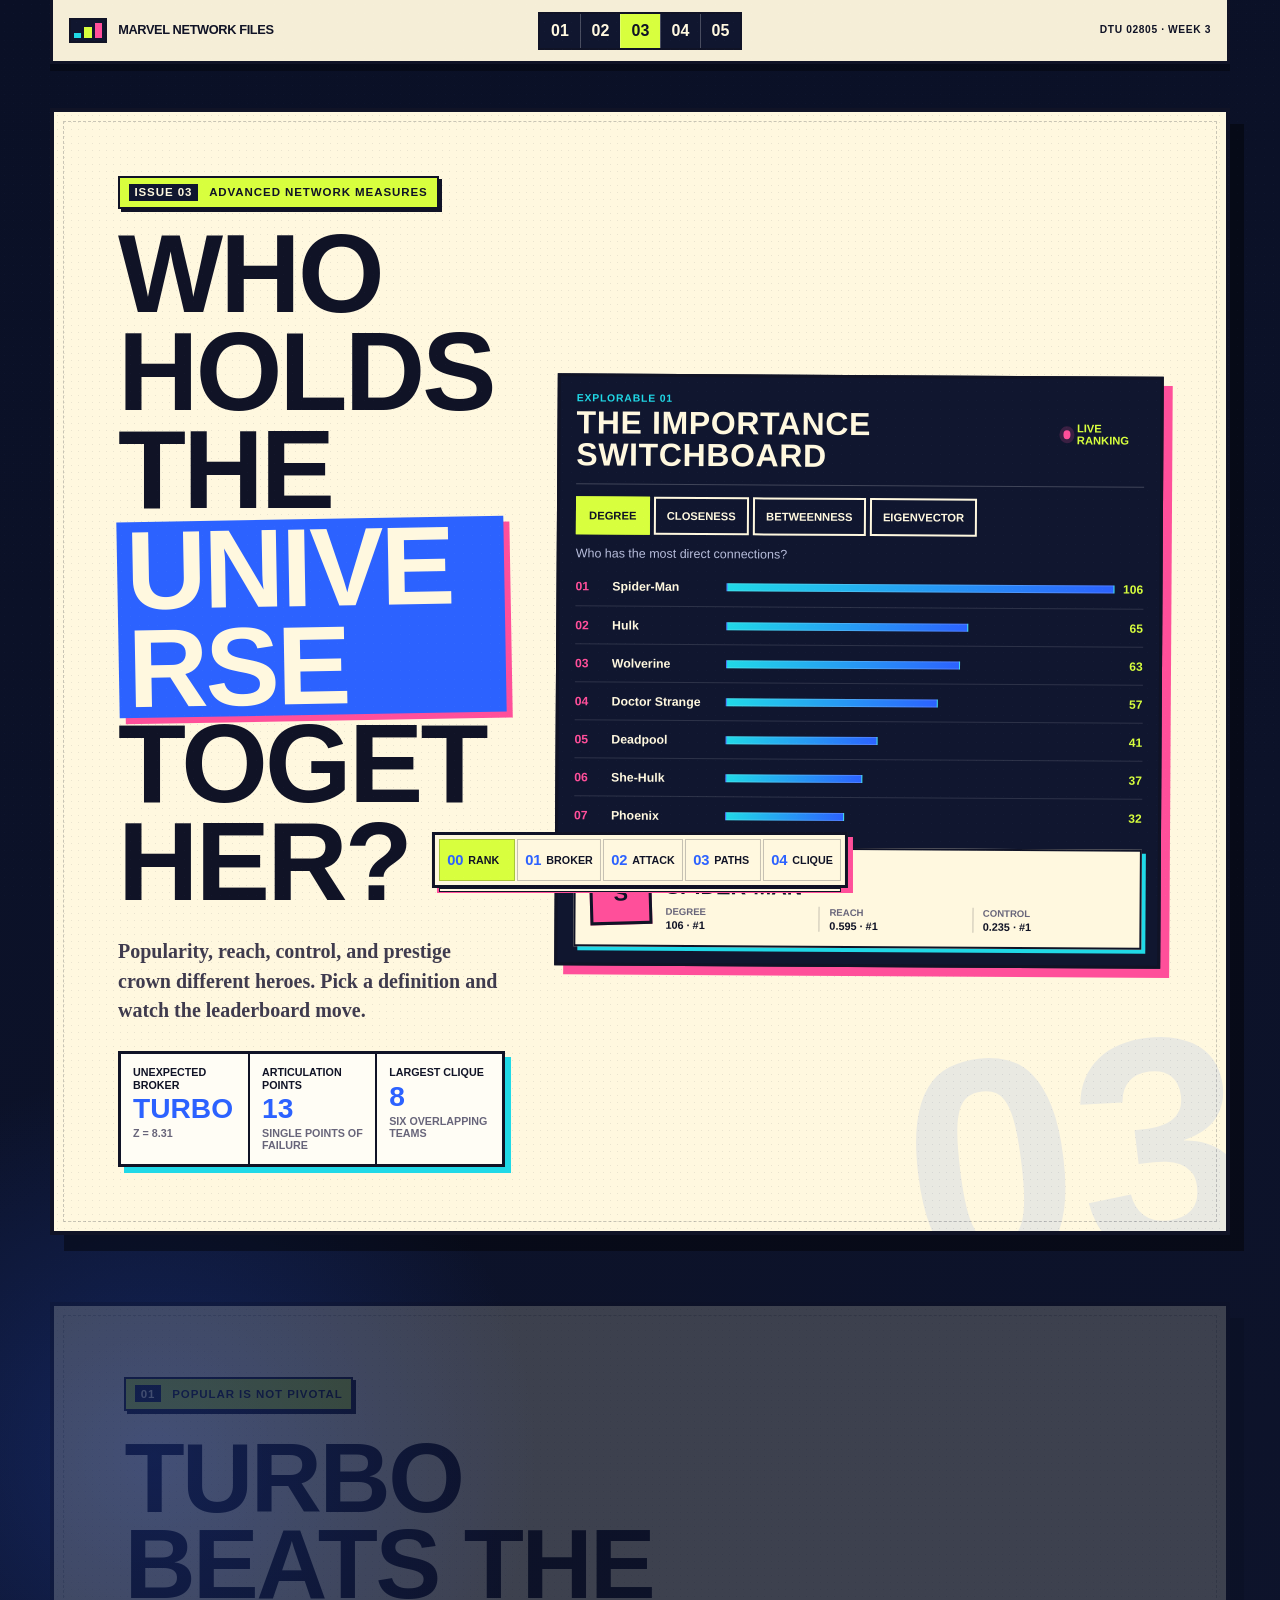
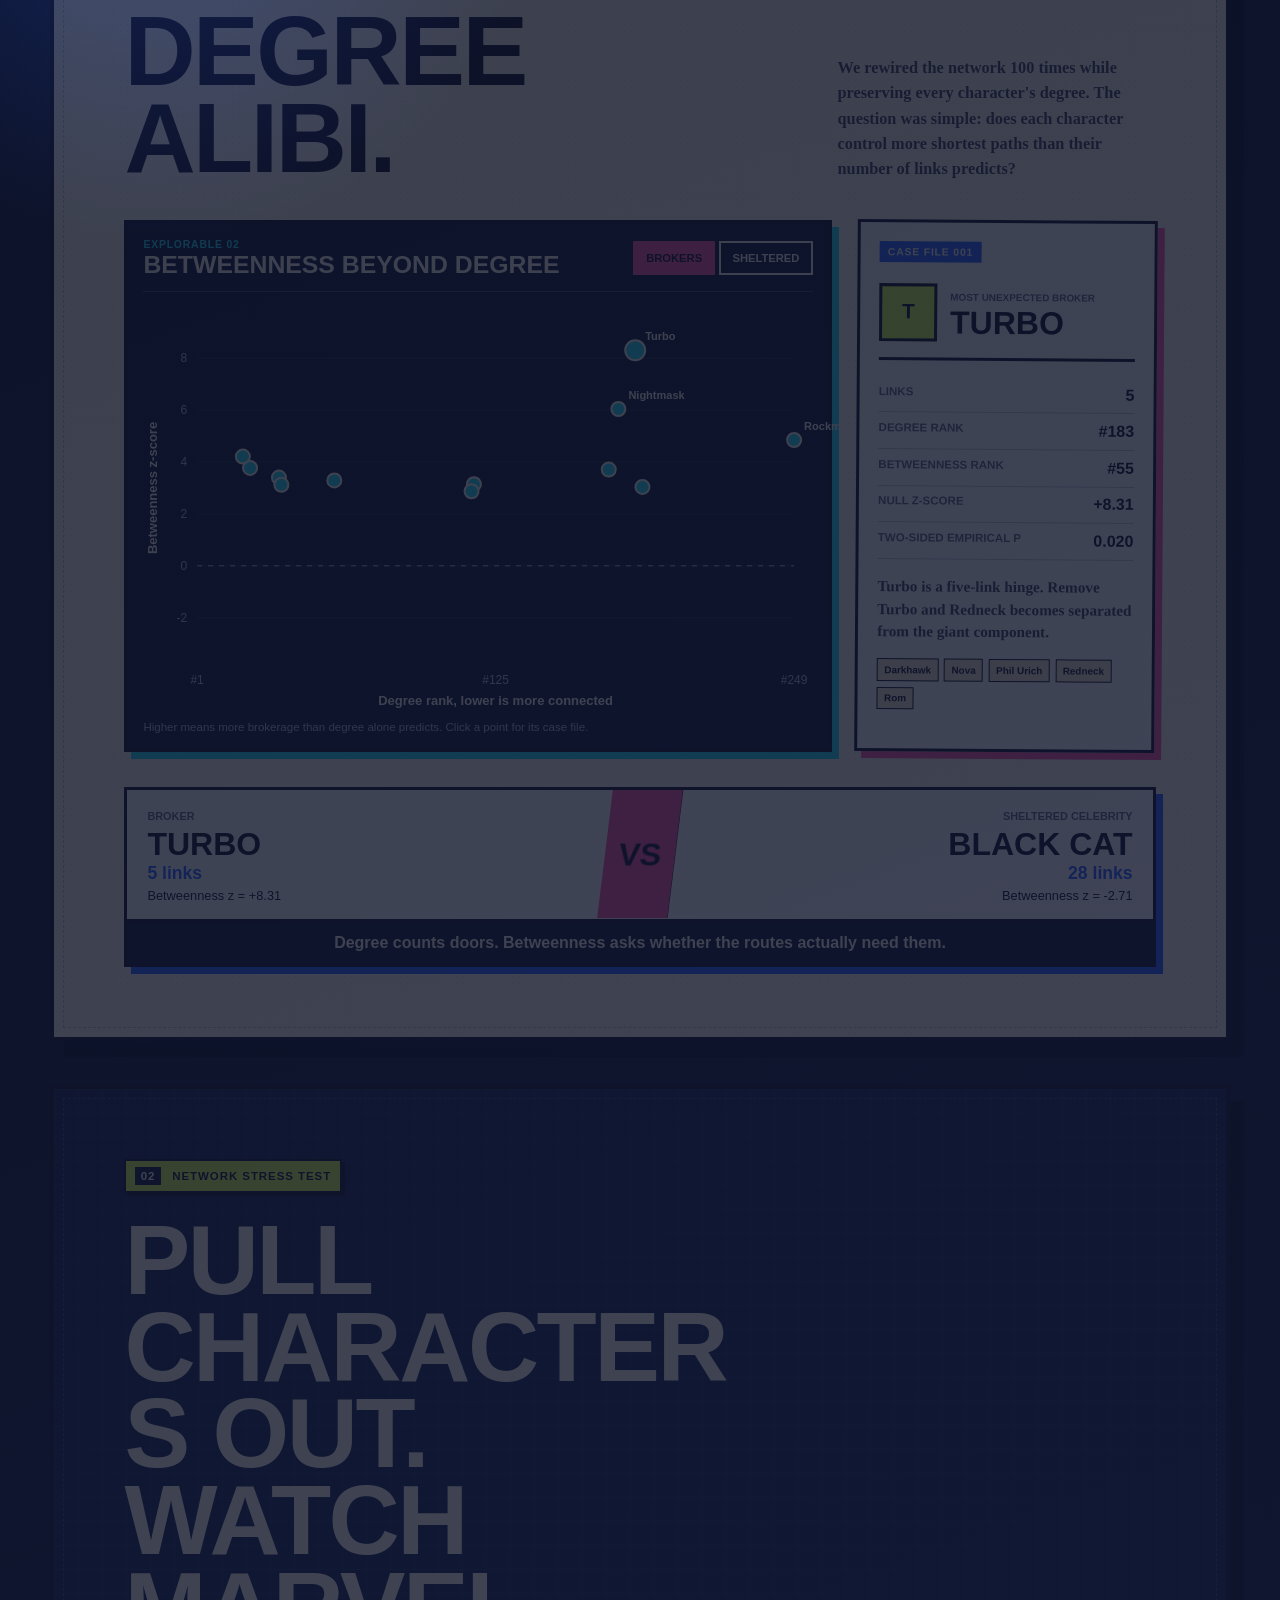
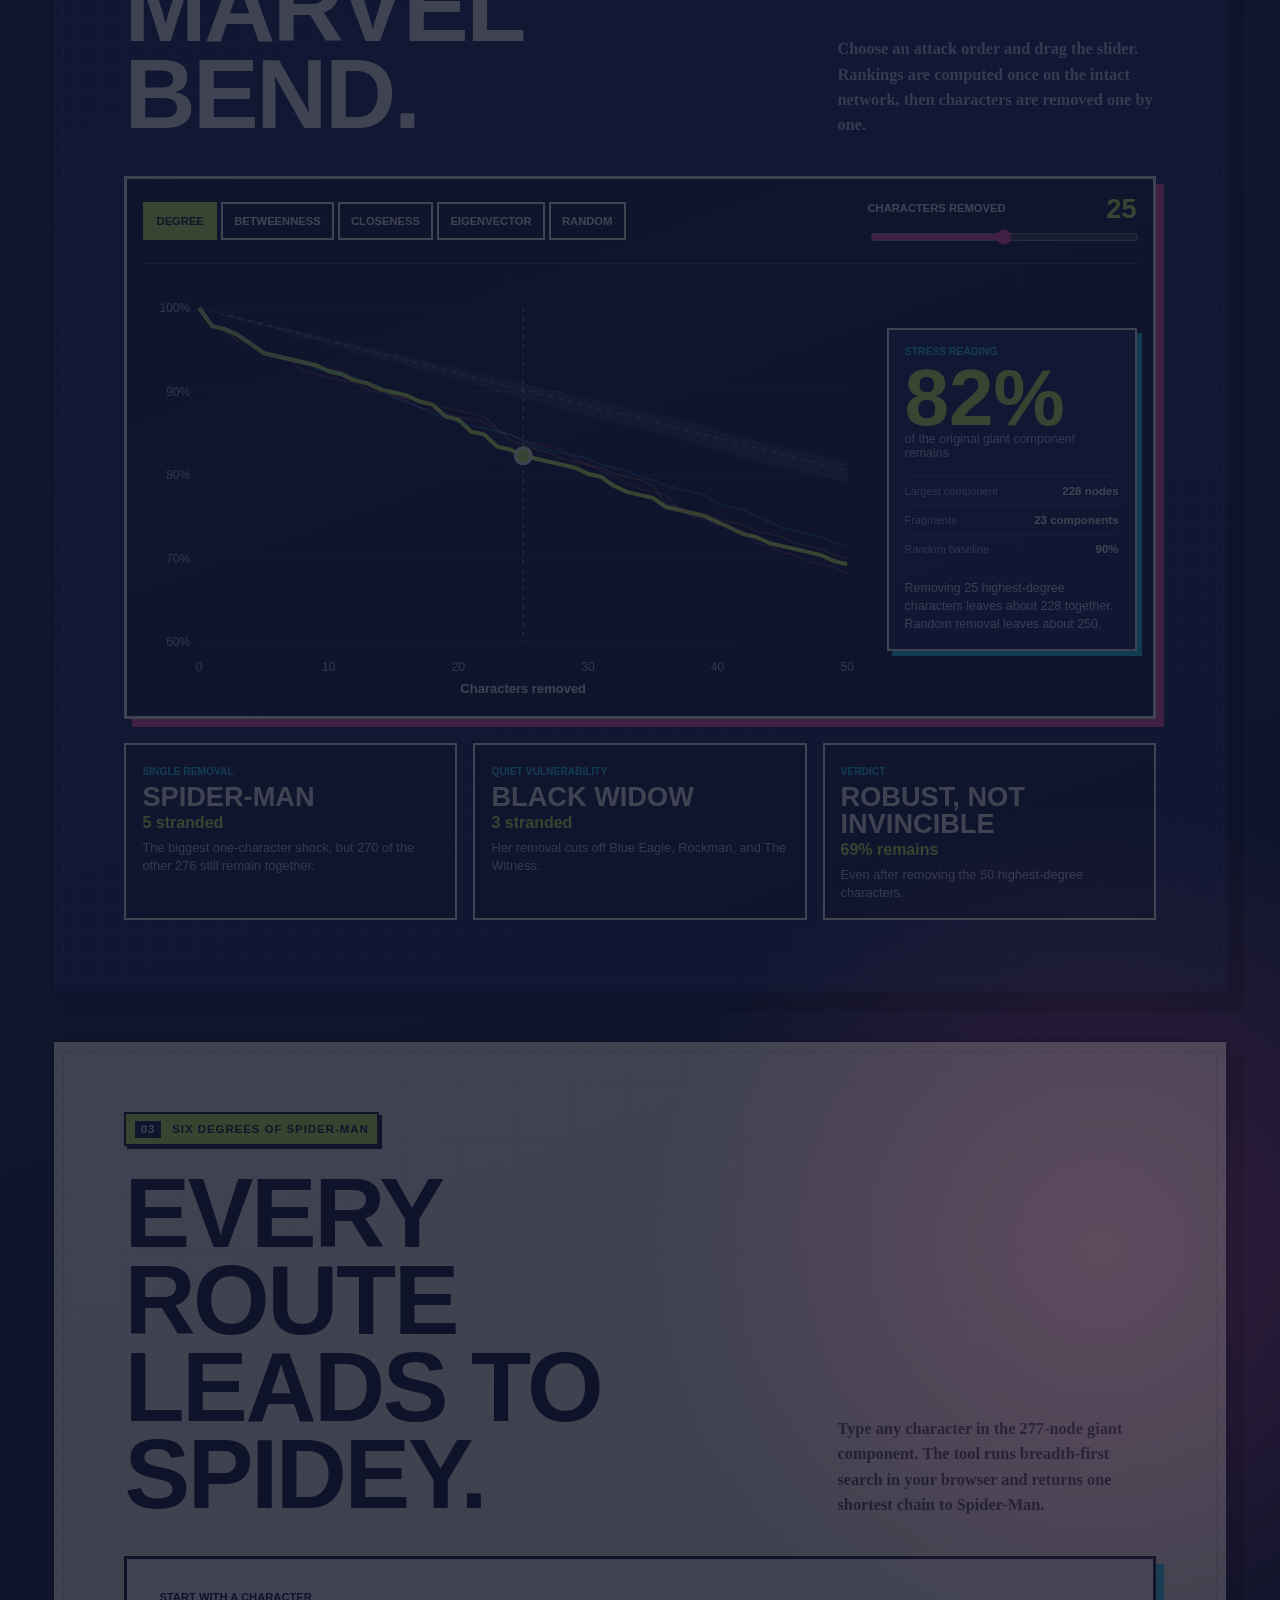
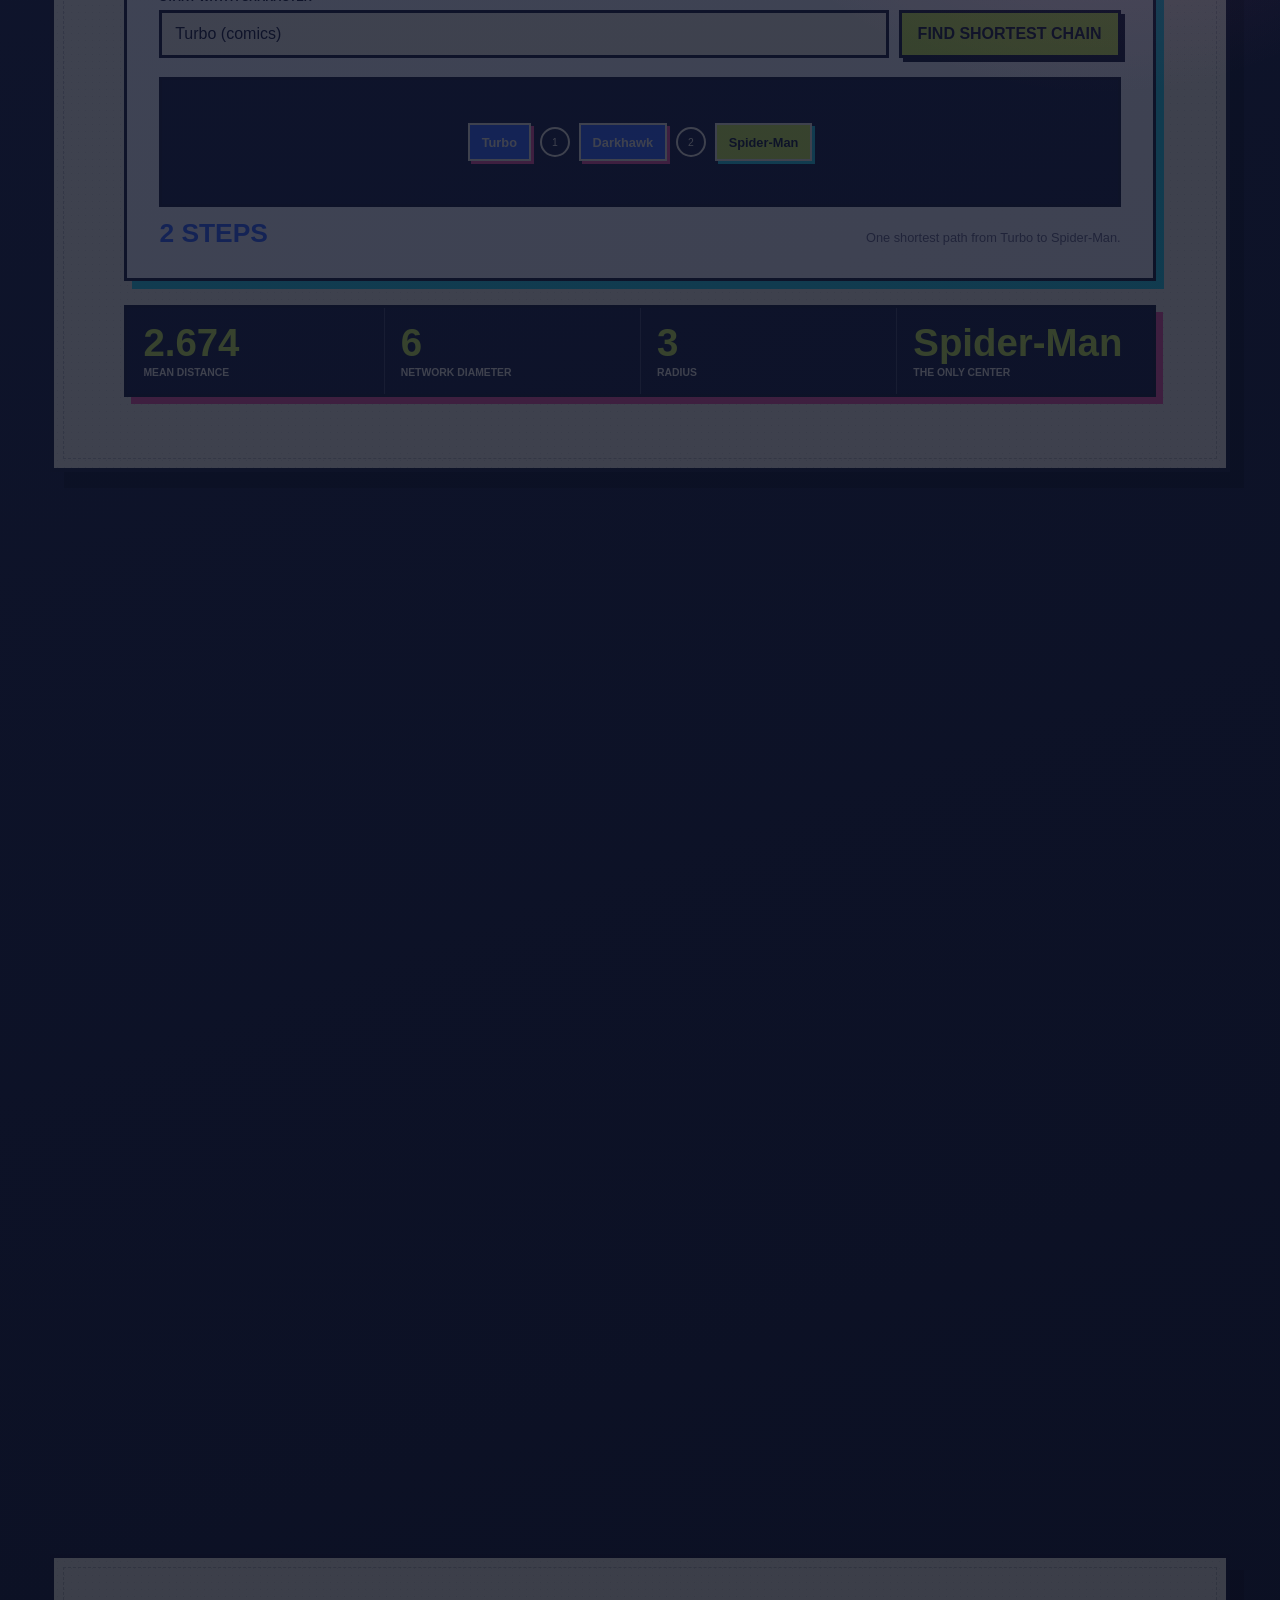
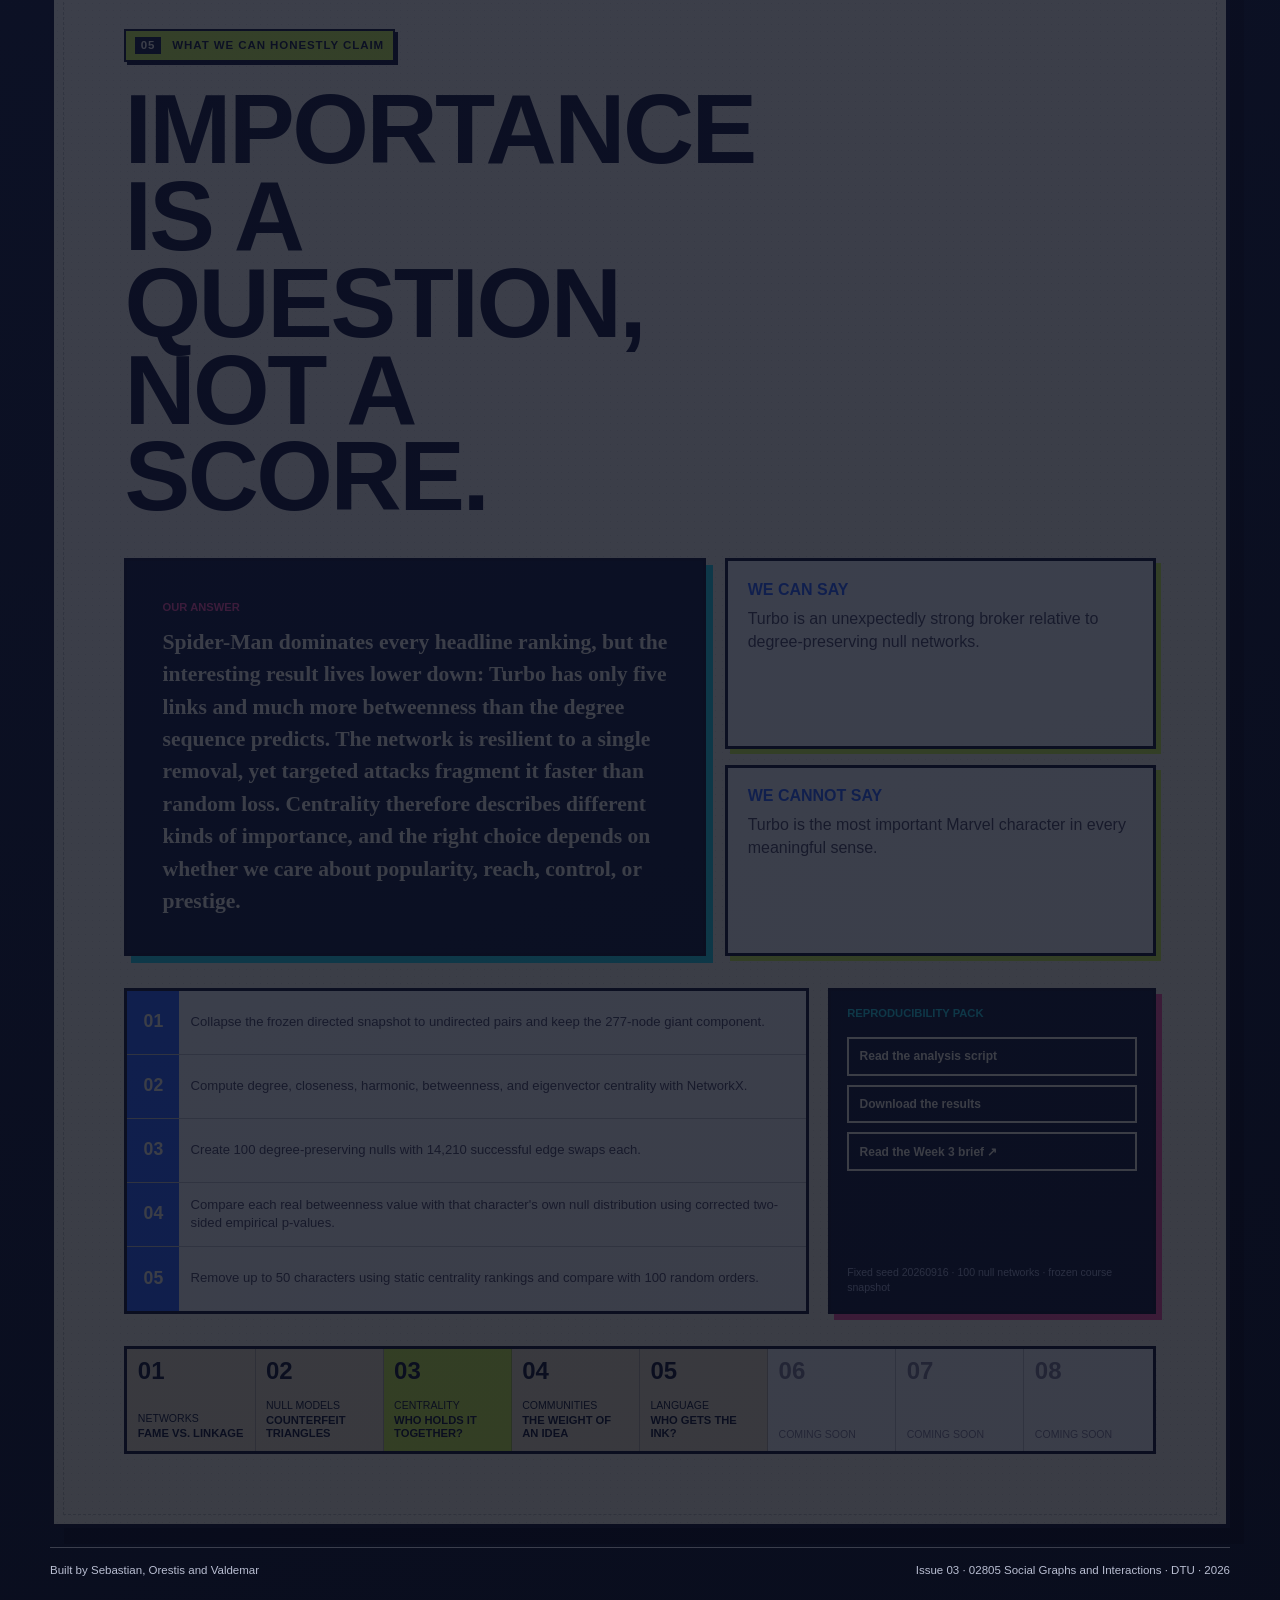
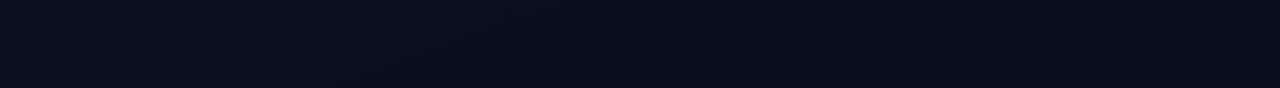
<file: week3/index.html>
<!doctype html>
<html lang="en" class="week3-mode">
  <head>
    <meta charset="utf-8" />
    <meta name="viewport" content="width=device-width, initial-scale=1" />
    <meta name="theme-color" content="#10162f" />
    <meta name="description" content="Issue 03 of the Marvel Network Observatory asks which characters matter, why they matter, and what happens when they disappear." />
    <meta property="og:type" content="article" />
    <meta property="og:title" content="Marvel Network Observatory | Issue 03" />
    <meta property="og:description" content="Popularity is not brokerage. Put Marvel's centrality rankings and network resilience on trial." />
    <meta property="og:url" content="https://valdemarnielsen.github.io/marvel-network-observatory/week3/" />
    <title>Marvel Network Observatory | Issue 03: Who Holds the Universe Together?</title>
    <link rel="icon" href="../assets/favicon.svg" type="image/svg+xml" />
    <link rel="stylesheet" href="week3.css" />
  </head>
  <body>
    <a class="skip-link" href="#rank-lab">Skip to the centrality lab</a>

    <header class="field-header">
      <a class="field-brand" href="../" aria-label="Marvel Network Observatory home">
        <span class="signal-mark" aria-hidden="true"><i></i><i></i><i></i></span>
        <span>Marvel Network Files</span>
      </a>
      <nav class="issue-switcher" aria-label="Published issues">
        <a href="../">01</a>
        <a href="../week2/">02</a>
        <a href="./" aria-current="page">03</a>
        <a href="../week4/">04</a>
        <a href="../week5/">05</a>
      </nav>
      <span class="course-mark">DTU 02805 · Week 3</span>
    </header>

    <main>
      <section class="dispatch" id="rank-lab" aria-labelledby="dispatch-title">
        <div class="dispatch-copy">
          <p class="kicker"><span>Issue 03</span> Advanced network measures</p>
          <h1 id="dispatch-title">Who holds the <em>universe</em> together?</h1>
          <p class="lead">Popularity, reach, control, and prestige crown different heroes. Pick a definition and watch the leaderboard move.</p>
          <div class="signal-stats" aria-label="Week 3 headline findings">
            <div><span>Unexpected broker</span><strong>Turbo</strong><small>z = 8.31</small></div>
            <div><span>Articulation points</span><strong>13</strong><small>single points of failure</small></div>
            <div><span>Largest clique</span><strong>8</strong><small>six overlapping teams</small></div>
          </div>
        </div>

        <article class="rank-console" aria-labelledby="rank-title">
          <header class="console-header">
            <div><p>Explorable 01</p><h2 id="rank-title">The importance switchboard</h2></div>
            <span class="live-badge"><i></i> Live ranking</span>
          </header>
          <div class="metric-tabs" role="group" aria-label="Centrality measure">
            <button type="button" class="is-active" data-metric="degree" aria-pressed="true">Degree</button>
            <button type="button" data-metric="closeness" aria-pressed="false">Closeness</button>
            <button type="button" data-metric="betweenness" aria-pressed="false">Betweenness</button>
            <button type="button" data-metric="eigenvector" aria-pressed="false">Eigenvector</button>
          </div>
          <p class="metric-question" id="metric-question">Who has the most direct connections?</p>
          <ol class="rank-list" id="rank-list" aria-live="polite">
            <li><span>01</span><button type="button">Spider-Man</button><i></i><strong>106</strong></li>
            <li><span>02</span><button type="button">Hulk</button><i></i><strong>65</strong></li>
            <li><span>03</span><button type="button">Wolverine</button><i></i><strong>63</strong></li>
          </ol>
          <aside class="rank-profile" id="rank-profile" aria-live="polite">
            <div><span id="profile-monogram">SM</span></div>
            <section>
              <p>Selected character</p>
              <h3 id="profile-name">Spider-Man</h3>
              <dl>
                <div><dt>Degree</dt><dd id="profile-degree">106 · #1</dd></div>
                <div><dt>Reach</dt><dd id="profile-closeness">0.595 · #1</dd></div>
                <div><dt>Control</dt><dd id="profile-betweenness">0.234 · #1</dd></div>
              </dl>
            </section>
          </aside>
        </article>
      </section>

      <section class="field-page broker-page" id="brokers" aria-labelledby="brokers-title">
        <header class="page-heading">
          <p><span>01</span> Popular is not pivotal</p>
          <h2 id="brokers-title">Turbo beats the degree alibi.</h2>
          <p>We rewired the network 100 times while preserving every character's degree. The question was simple: does each character control more shortest paths than their number of links predicts?</p>
        </header>

        <div class="broker-layout">
          <article class="broker-chart-card">
            <header>
              <div><p>Explorable 02</p><h3>Betweenness beyond degree</h3></div>
              <div class="broker-filter" role="group" aria-label="Characters shown">
                <button type="button" class="is-active" data-broker-view="brokers" aria-pressed="true">Brokers</button>
                <button type="button" data-broker-view="sheltered" aria-pressed="false">Sheltered</button>
              </div>
            </header>
            <div class="chart-wrap">
              <svg id="broker-chart" role="img" aria-labelledby="broker-chart-title broker-chart-desc">
                <title id="broker-chart-title">Degree rank compared with betweenness surprise z-score</title>
                <desc id="broker-chart-desc">Characters above zero have more betweenness than degree-preserving shuffled networks predict.</desc>
              </svg>
              <div class="chart-tooltip" id="broker-tooltip" hidden></div>
            </div>
            <p class="chart-note">Higher means more brokerage than degree alone predicts. Click a point for its case file.</p>
          </article>

          <aside class="broker-file" id="broker-file">
            <p class="file-tab">Case file 001</p>
            <div class="file-name-row"><span id="broker-initials">TU</span><div><small>Most unexpected broker</small><h3 id="broker-name">Turbo</h3></div></div>
            <dl>
              <div><dt>Links</dt><dd id="broker-degree">5</dd></div>
              <div><dt>Degree rank</dt><dd id="broker-degree-rank">#183</dd></div>
              <div><dt>Betweenness rank</dt><dd id="broker-between-rank">#55</dd></div>
              <div><dt>Null z-score</dt><dd id="broker-z">+8.31</dd></div>
              <div><dt>Two-sided empirical p</dt><dd id="broker-p">0.020</dd></div>
            </dl>
            <p id="broker-story">Turbo is a five-link hinge. Remove Turbo and Redneck becomes separated from the giant component.</p>
            <div class="connection-strip" aria-label="Turbo's neighbors">
              <span>Darkhawk</span><span>Nova</span><span>Phil Urich</span><span>Redneck</span><span>Rom</span>
            </div>
          </aside>
        </div>

        <div class="duel-strip">
          <article><span>Broker</span><h3>Turbo</h3><strong>5 links</strong><p>Betweenness z = +8.31</p></article>
          <div aria-hidden="true">VS</div>
          <article><span>Sheltered celebrity</span><h3>Black Cat</h3><strong>28 links</strong><p>Betweenness z = -2.71</p></article>
          <p class="duel-verdict">Degree counts doors. Betweenness asks whether the routes actually need them.</p>
        </div>
      </section>

      <section class="field-page attack-page" id="attack" aria-labelledby="attack-title">
        <header class="page-heading light-heading">
          <p><span>02</span> Network stress test</p>
          <h2 id="attack-title">Pull characters out. Watch Marvel bend.</h2>
          <p>Choose an attack order and drag the slider. Rankings are computed once on the intact network, then characters are removed one by one.</p>
        </header>

        <article class="attack-console">
          <div class="attack-controls">
            <div class="strategy-tabs" role="group" aria-label="Removal strategy">
              <button type="button" class="is-active" data-strategy="degree" aria-pressed="true">Degree</button>
              <button type="button" data-strategy="betweenness" aria-pressed="false">Betweenness</button>
              <button type="button" data-strategy="closeness" aria-pressed="false">Closeness</button>
              <button type="button" data-strategy="eigenvector" aria-pressed="false">Eigenvector</button>
              <button type="button" data-strategy="random" aria-pressed="false">Random</button>
            </div>
            <label class="removal-slider" for="removal-count">
              <span>Characters removed</span>
              <strong id="removal-output">25</strong>
              <input id="removal-count" type="range" min="0" max="50" value="25" step="1" />
            </label>
          </div>

          <div class="attack-layout">
            <div class="attack-chart-wrap">
              <svg id="attack-chart" role="img" aria-labelledby="attack-chart-title attack-chart-desc">
                <title id="attack-chart-title">Share of the original giant component remaining as characters are removed</title>
                <desc id="attack-chart-desc">Targeted centrality attacks are compared with a random-removal baseline.</desc>
              </svg>
              <div class="chart-tooltip" id="attack-tooltip" hidden></div>
            </div>
            <aside class="attack-readout" aria-live="polite">
              <p>Stress reading</p>
              <strong id="giant-percent">82%</strong>
              <span>of the original giant component remains</span>
              <dl>
                <div><dt>Largest component</dt><dd id="giant-size">228 nodes</dd></div>
                <div><dt>Fragments</dt><dd id="component-count">23 components</dd></div>
                <div><dt>Random baseline</dt><dd id="random-percent">90%</dd></div>
              </dl>
              <p id="attack-verdict">Targeting the 25 highest-degree characters leaves 228 together. Random removal leaves about 249.</p>
            </aside>
          </div>
        </article>

        <div class="single-hit-row">
          <article><span>Single removal</span><h3>Spider-Man</h3><strong>5 stranded</strong><p>The biggest one-character shock, but 270 of the other 276 still remain together.</p></article>
          <article><span>Quiet vulnerability</span><h3>Black Widow</h3><strong>3 stranded</strong><p>Her removal cuts off Blue Eagle, Rockman, and The Witness.</p></article>
          <article><span>Verdict</span><h3>Robust, not invincible</h3><strong>69% remains</strong><p>Even after removing the 50 highest-degree characters.</p></article>
        </div>
      </section>

      <section class="field-page path-page" id="paths" aria-labelledby="paths-title">
        <header class="page-heading">
          <p><span>03</span> Six degrees of Spider-Man</p>
          <h2 id="paths-title">Every route leads to Spidey.</h2>
          <p>Type any character in the 277-node giant component. The tool runs breadth-first search in your browser and returns one shortest chain to Spider-Man.</p>
        </header>

        <article class="pathfinder">
          <form id="path-form">
            <label for="character-search">Start with a character</label>
            <div class="search-row">
              <input id="character-search" list="character-list" value="Turbo (comics)" autocomplete="off" />
              <datalist id="character-list"></datalist>
              <button type="submit">Find shortest chain</button>
            </div>
          </form>
          <div class="route-stage" id="route-stage" aria-live="polite">
            <span>Turbo</span><i>1</i><span>Nova</span><i>2</i><span>Spider-Man</span>
          </div>
          <div class="route-result"><strong id="route-distance">2 steps</strong><p id="route-copy">One shortest path from Turbo to Spider-Man.</p></div>
        </article>

        <div class="distance-facts">
          <article><strong>2.674</strong><span>mean distance</span></article>
          <article><strong>6</strong><span>network diameter</span></article>
          <article><strong>3</strong><span>radius</span></article>
          <article><strong>Spider-Man</strong><span>the only center</span></article>
        </div>
      </section>

      <section class="field-page clique-page" id="cliques" aria-labelledby="cliques-title">
        <header class="page-heading light-heading">
          <p><span>04</span> The room where everyone knows everyone</p>
          <h2 id="cliques-title">The largest clique is an X-Men reunion.</h2>
          <p>Marvel contains six overlapping 8-cliques. Six characters form the fixed core, while two seats rotate among Cable or Storm and Phoenix, Northstar, or Jubilee.</p>
        </header>

        <div class="clique-board">
          <article class="clique-core">
            <p>Always in the room</p>
            <div class="core-names">
              <span>Betsy Braddock</span><span>Cyclops</span><span>Emma Frost</span><span>Jean Grey</span><span>Rachel Summers</span><span>Wolverine</span>
            </div>
          </article>
          <div class="plus-sign" aria-hidden="true">+</div>
          <article class="clique-choice"><p>Choose one</p><strong>Cable</strong><span>or</span><strong>Storm</strong></article>
          <div class="plus-sign" aria-hidden="true">+</div>
          <article class="clique-choice"><p>Choose one</p><strong>Phoenix</strong><span>or</span><strong>Northstar</strong><span>or</span><strong>Jubilee</strong></article>
        </div>
        <p class="clique-equation"><span>6 core</span> + <span>1 of 2</span> + <span>1 of 3</span> = <strong>six distinct 8-cliques</strong></p>
      </section>

      <section class="field-page method-page" id="method" aria-labelledby="method-title">
        <header class="page-heading">
          <p><span>05</span> What we can honestly claim</p>
          <h2 id="method-title">Importance is a question, not a score.</h2>
        </header>

        <div class="conclusion-grid">
          <blockquote>
            <span>Our answer</span>
            <p>Spider-Man dominates every headline ranking, but the interesting result lives lower down: Turbo has only five links and much more betweenness than the degree sequence predicts. The network is resilient to a single removal, yet targeted attacks fragment it faster than random loss. Centrality therefore describes different kinds of importance, and the right choice depends on whether we care about popularity, reach, control, or prestige.</p>
          </blockquote>
          <div class="claim-cards">
            <article><strong>We can say</strong><p>Turbo is an unexpectedly strong broker relative to degree-preserving null networks.</p></article>
            <article><strong>We cannot say</strong><p>Turbo is the most important Marvel character in every meaningful sense.</p></article>
          </div>
        </div>

        <div class="method-grid">
          <ol>
            <li><span>01</span><p>Collapse the frozen directed snapshot to undirected pairs and keep the 277-node giant component.</p></li>
            <li><span>02</span><p>Compute degree, closeness, harmonic, betweenness, and eigenvector centrality with NetworkX.</p></li>
            <li><span>03</span><p>Create 100 degree-preserving nulls with 14,210 successful edge swaps each.</p></li>
            <li><span>04</span><p>Compare each real betweenness value with that character's own null distribution using corrected two-sided empirical p-values.</p></li>
            <li><span>05</span><p>Remove up to 50 characters using static centrality rankings and compare with 100 random orders.</p></li>
          </ol>
          <aside class="receipt-card">
            <p>Reproducibility pack</p>
            <a href="../scripts/build_week3_data.py">Read the analysis script</a>
            <a href="data/centrality_lab.json">Download the results</a>
            <a href="https://sunelehmann.com/socialgraphs2026-web/weeks/week3.html#go-nuts" target="_blank" rel="noreferrer">Read the Week 3 brief ↗</a>
            <small>Fixed seed 20260916 · 100 null networks · frozen course snapshot</small>
          </aside>
        </div>

        <div class="issue-track" aria-label="Course post progress">
          <a href="../"><span>01</span><small>Networks</small><strong>Fame vs. linkage</strong></a>
          <a href="../week2/"><span>02</span><small>Null models</small><strong>Counterfeit triangles</strong></a>
          <a href="./" aria-current="page"><span>03</span><small>Centrality</small><strong>Who holds it together?</strong></a>
          <a href="../week4/"><span>04</span><small>Communities</small><strong>The weight of an idea</strong></a>
          <a href="../week5/"><span>05</span><small>Language</small><strong>Who gets the ink?</strong></a>
          <div><span>06</span><small>Coming soon</small></div>
          <div><span>07</span><small>Coming soon</small></div>
          <div><span>08</span><small>Coming soon</small></div>
        </div>
      </section>
    </main>

    <nav class="field-reader" aria-label="Issue 03 sections">
      <a href="#rank-lab" data-section-link><span>00</span><strong>Rank</strong></a>
      <a href="#brokers" data-section-link><span>01</span><strong>Broker</strong></a>
      <a href="#attack" data-section-link><span>02</span><strong>Attack</strong></a>
      <a href="#paths" data-section-link><span>03</span><strong>Paths</strong></a>
      <a href="#cliques" data-section-link><span>04</span><strong>Clique</strong></a>
      <i aria-hidden="true"><b id="reading-progress"></b></i>
    </nav>

    <footer><span>Built by Sebastian, Orestis and Valdemar</span><span>Issue 03 · 02805 Social Graphs and Interactions · DTU · 2026</span></footer>
    <script src="week3.js"></script>
  </body>
</html>
</file>
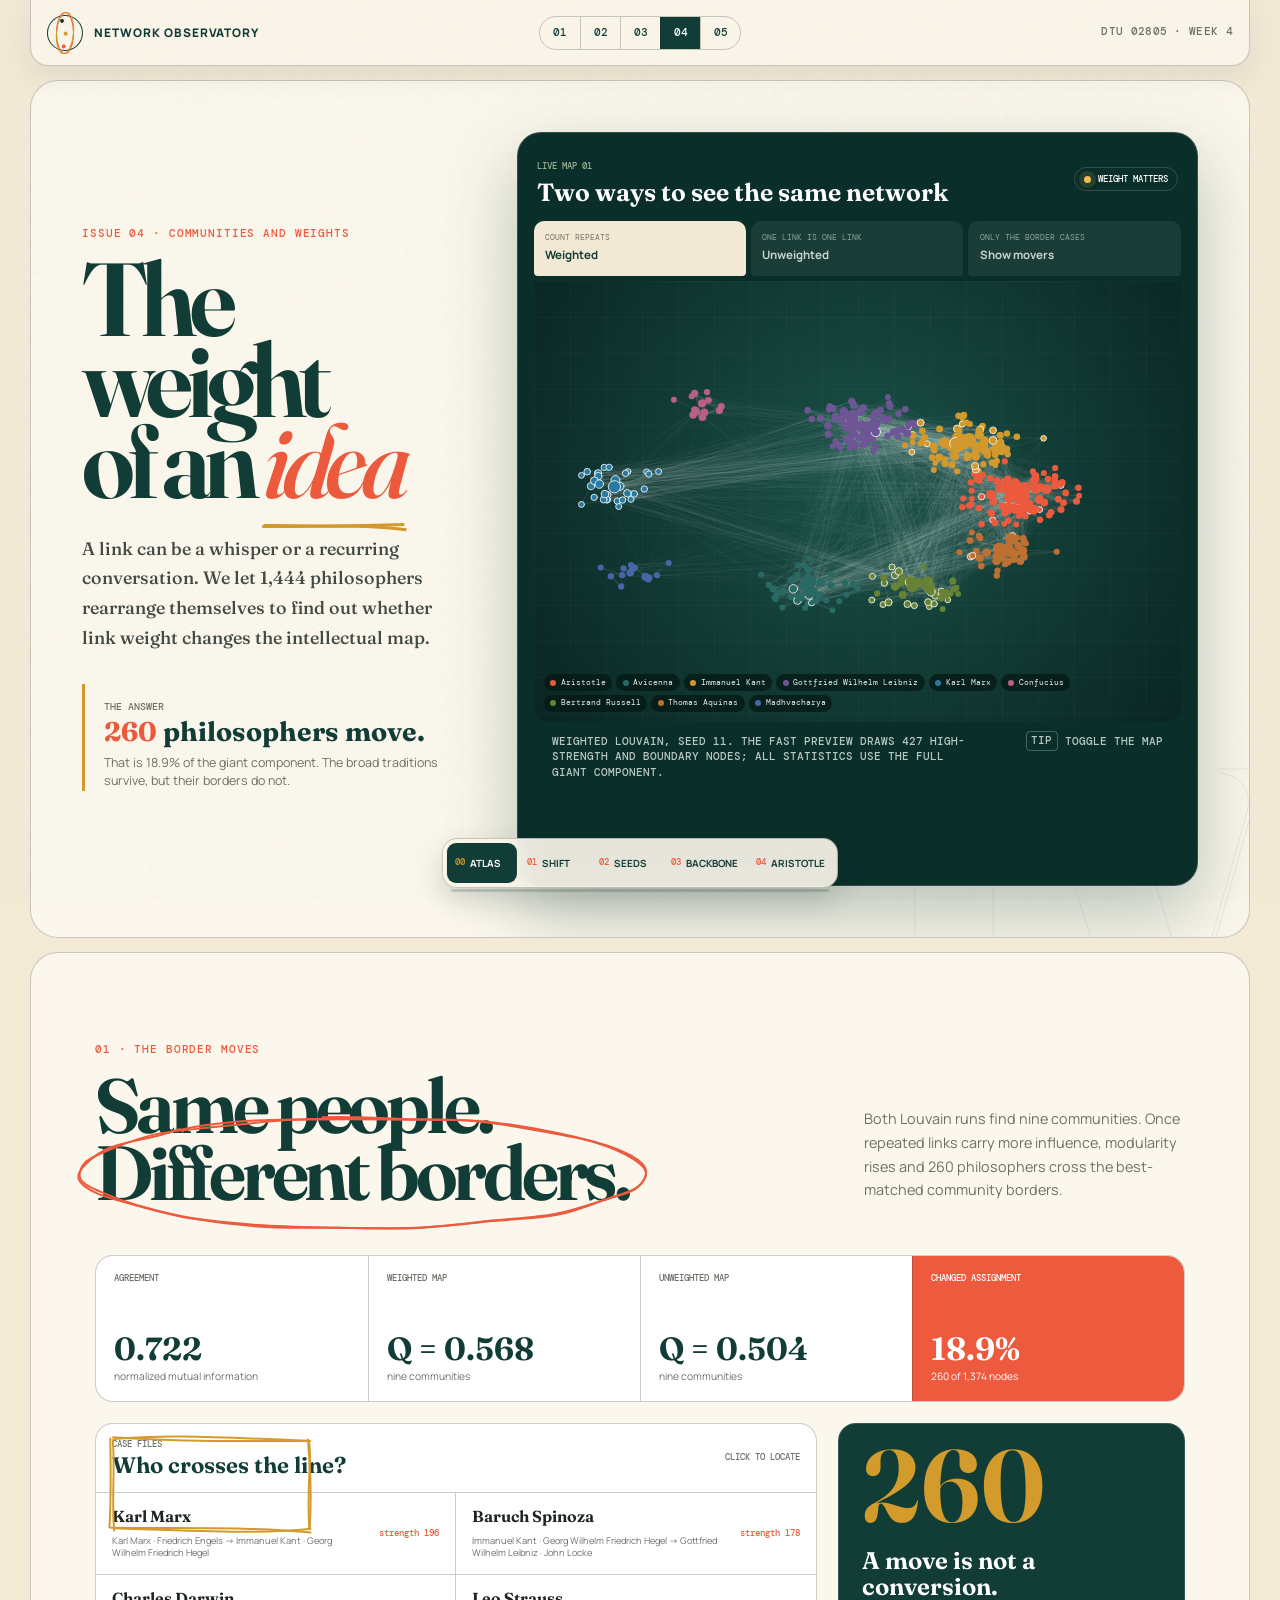
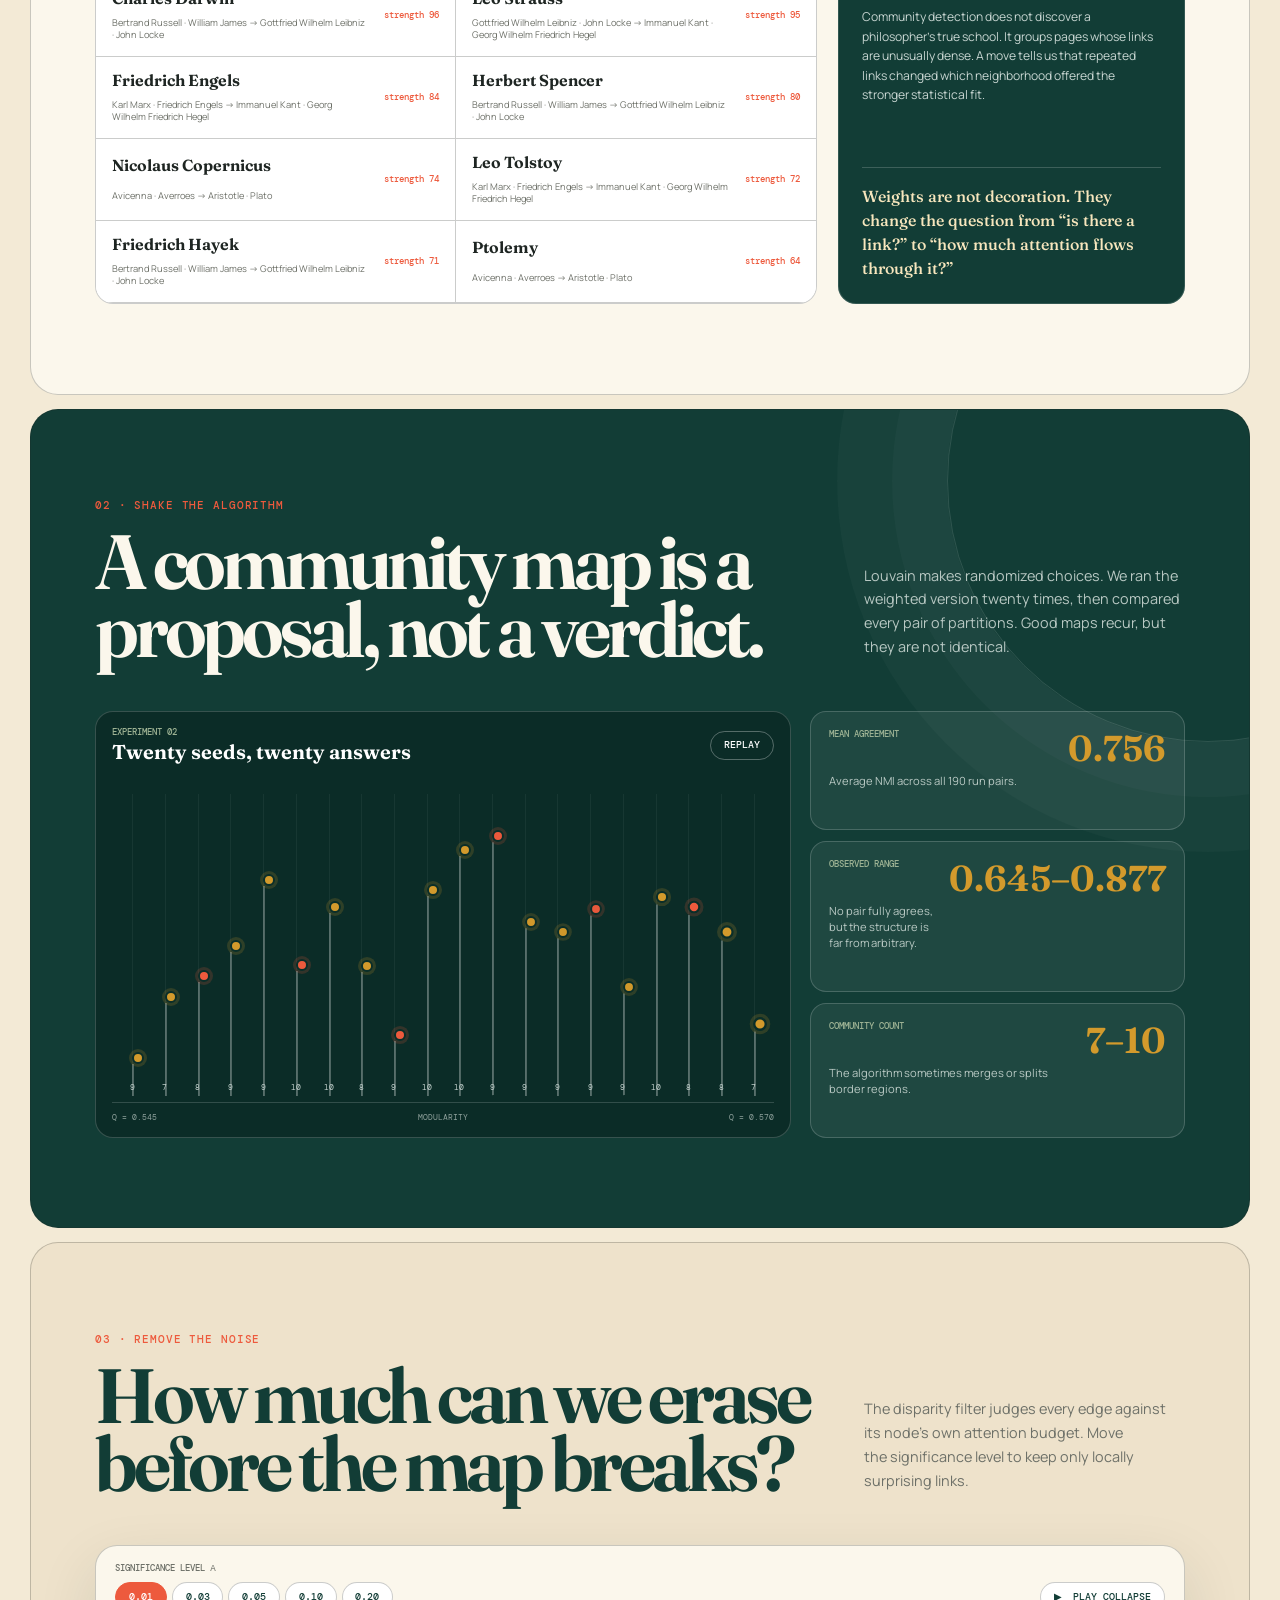
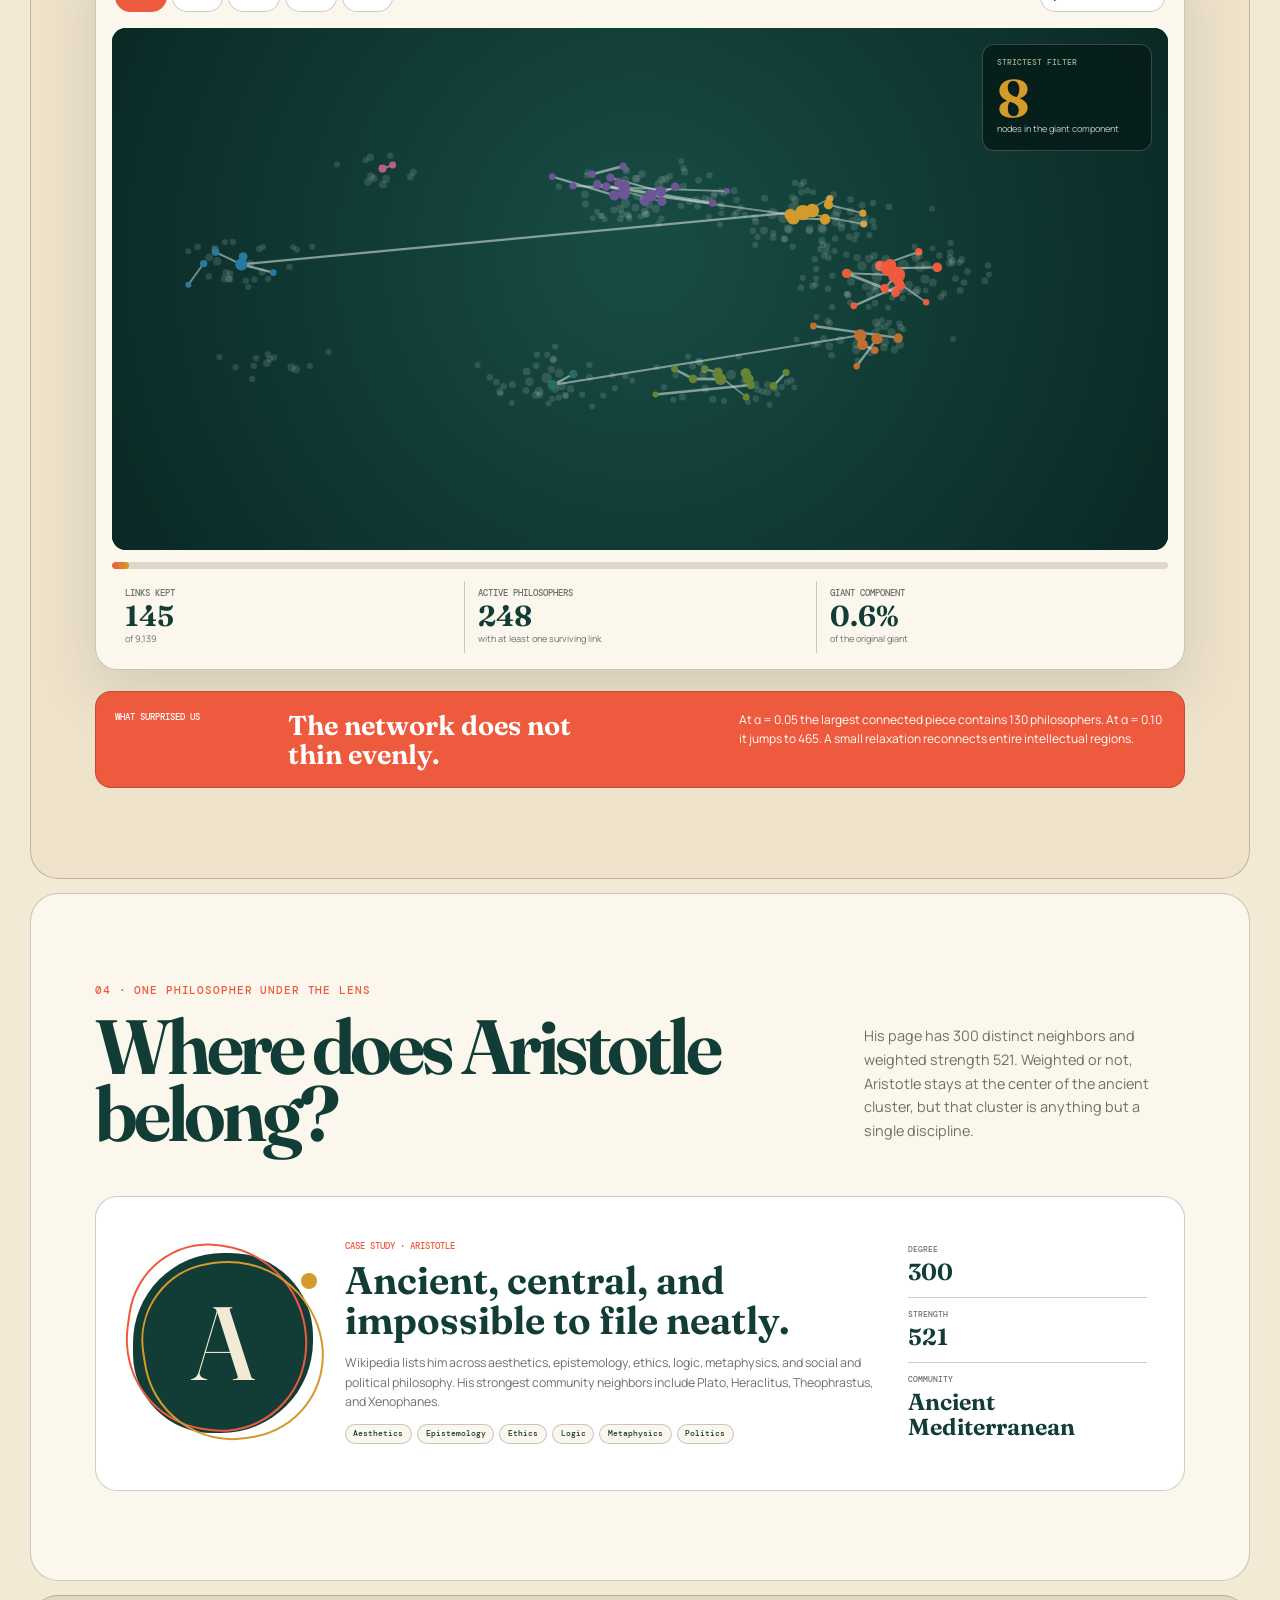
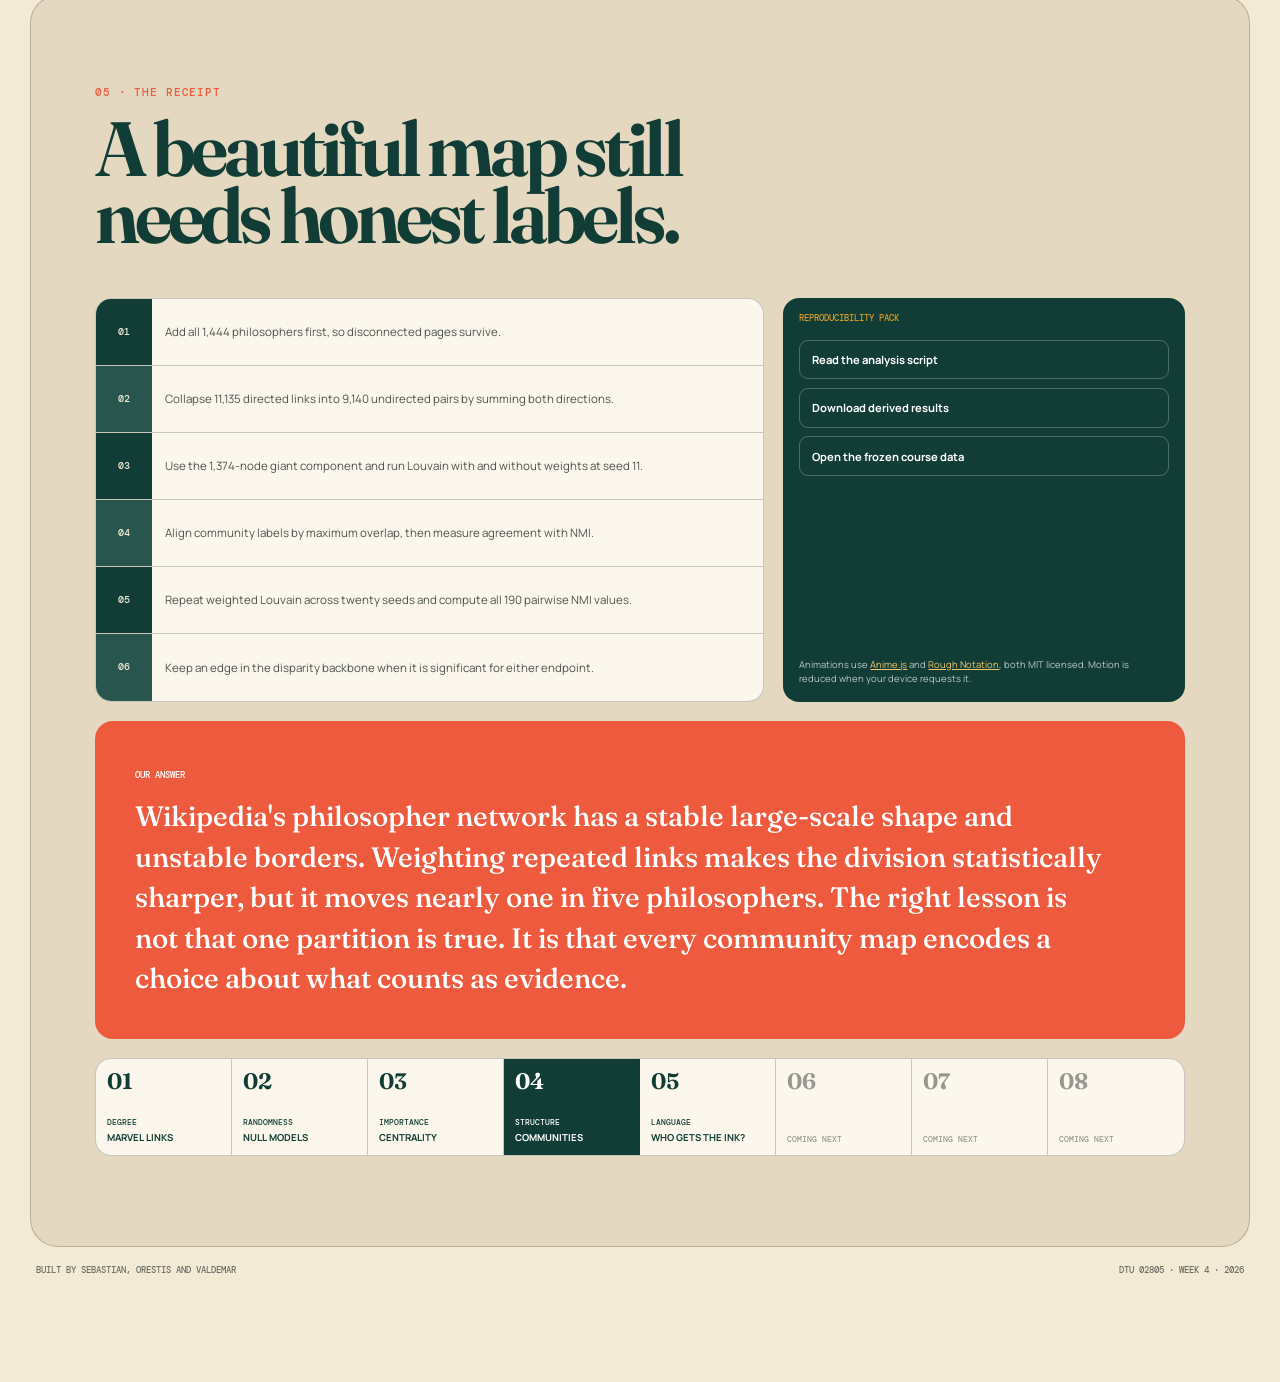
<file: week4/index.html>
<!doctype html>
<html lang="en">
  <head>
    <meta charset="utf-8" />
    <meta name="viewport" content="width=device-width, initial-scale=1" />
    <meta name="theme-color" content="#f3ead6" />
    <meta name="description" content="An animated atlas of 1,444 philosophers. Watch link weights redraw intellectual communities, test Louvain stability, and strip the network to its significant backbone." />
    <meta property="og:type" content="article" />
    <meta property="og:title" content="The Weight of an Idea | Network Observatory Issue 04" />
    <meta property="og:description" content="What changes when one Wikipedia link becomes eighteen? An interactive Week 4 investigation of communities, weights, and backbones." />
    <meta property="og:url" content="https://valdemarnielsen.github.io/marvel-network-observatory/week4/" />
    <title>The Weight of an Idea | Network Observatory Issue 04</title>
    <link rel="icon" href="../assets/favicon.svg" type="image/svg+xml" />
    <link rel="stylesheet" href="week4.css" />
    <script src="vendor/anime.min.js" defer></script>
    <script type="module" src="week4.js"></script>
  </head>
  <body>
    <a class="skip-link" href="#atlas">Skip to the atlas</a>

    <header class="site-header">
      <a class="brand" href="../"><span class="brand-orbit" aria-hidden="true"><i></i><i></i><i></i></span><span>Network Observatory</span></a>
      <nav class="issue-switcher" aria-label="Published issues">
        <a href="../">01</a><a href="../week2/">02</a><a href="../week3/">03</a><a href="./" aria-current="page">04</a><a href="../week5/">05</a>
      </nav>
      <span class="course-mark">DTU 02805 · Week 4</span>
    </header>

    <main>
      <section class="hero" id="atlas" aria-labelledby="hero-title">
        <div class="hero-copy">
          <p class="eyebrow">Issue 04 · Communities and weights</p>
          <h1 id="hero-title">The weight<br />of an <em id="idea-word">idea</em></h1>
          <p class="standfirst">A link can be a whisper or a recurring conversation. We let 1,444 philosophers rearrange themselves to find out whether link weight changes the intellectual map.</p>
          <div class="hero-finding">
            <span>The answer</span>
            <strong><b data-count="260">260</b> philosophers move.</strong>
            <p>That is 18.9% of the giant component. The broad traditions survive, but their borders do not.</p>
          </div>
        </div>

        <article class="atlas-console" aria-labelledby="atlas-title">
          <header class="console-head">
            <div><span>Live map 01</span><h2 id="atlas-title">Two ways to see the same network</h2></div>
            <div class="map-status"><i></i><span id="map-status">Weight matters</span></div>
          </header>
          <div class="map-controls" role="group" aria-label="Community view">
            <button type="button" class="is-active" data-view="weighted" aria-pressed="true"><span>Count repeats</span><strong>Weighted</strong></button>
            <button type="button" data-view="unweighted" aria-pressed="false"><span>One link is one link</span><strong>Unweighted</strong></button>
            <button type="button" data-view="movers" aria-pressed="false"><span>Only the border cases</span><strong>Show movers</strong></button>
          </div>
          <div class="map-stage">
            <canvas id="community-canvas" aria-label="Animated community map of philosophers"></canvas>
            <div class="map-tooltip" id="map-tooltip" hidden></div>
            <div class="map-legend" id="map-legend" aria-label="Community color legend"></div>
          </div>
          <footer class="console-foot">
            <p id="map-caption">Weighted Louvain, seed 11. The fast preview draws 427 high-strength and boundary nodes; all statistics use the full giant component.</p>
            <span><kbd>Tip</kbd> toggle the map</span>
          </footer>
        </article>
      </section>

      <section class="chapter shift-chapter" id="shift" aria-labelledby="shift-title">
        <header class="chapter-heading reveal">
          <p>01 · The border moves</p>
          <h2 id="shift-title">Same people.<br /><span id="different-borders">Different borders.</span></h2>
          <p>Both Louvain runs find nine communities. Once repeated links carry more influence, modularity rises and 260 philosophers cross the best-matched community borders.</p>
        </header>

        <div class="score-strip reveal">
          <article><span>Agreement</span><strong>0.722</strong><small>normalized mutual information</small></article>
          <article><span>Weighted map</span><strong>Q = 0.568</strong><small>nine communities</small></article>
          <article><span>Unweighted map</span><strong>Q = 0.504</strong><small>nine communities</small></article>
          <article class="accent-score"><span>Changed assignment</span><strong>18.9%</strong><small>260 of 1,374 nodes</small></article>
        </div>

        <div class="mover-layout">
          <article class="mover-ledger reveal">
            <header><div><p>Case files</p><h3>Who crosses the line?</h3></div><span>Click to locate</span></header>
            <div id="mover-list" class="mover-list" aria-live="polite"></div>
          </article>
          <aside class="mover-note reveal">
            <p class="note-number">260</p>
            <h3>A move is not a conversion.</h3>
            <p>Community detection does not discover a philosopher's true school. It groups pages whose links are unusually dense. A move tells us that repeated links changed which neighborhood offered the stronger statistical fit.</p>
            <blockquote>Weights are not decoration. They change the question from “is there a link?” to “how much attention flows through it?”</blockquote>
          </aside>
        </div>
      </section>

      <section class="chapter stability-chapter" id="stability" aria-labelledby="stability-title">
        <header class="chapter-heading reveal">
          <p>02 · Shake the algorithm</p>
          <h2 id="stability-title">A community map is a proposal, not a verdict.</h2>
          <p>Louvain makes randomized choices. We ran the weighted version twenty times, then compared every pair of partitions. Good maps recur, but they are not identical.</p>
        </header>

        <div class="stability-layout">
          <article class="seed-lab reveal">
            <header><div><p>Experiment 02</p><h3>Twenty seeds, twenty answers</h3></div><button type="button" id="replay-seeds">Replay</button></header>
            <div class="seed-chart" id="seed-chart" role="img" aria-label="Modularity and community count across twenty Louvain seeds"></div>
            <div class="seed-axis"><span>Q = 0.545</span><span>modularity</span><span>Q = 0.570</span></div>
          </article>
          <div class="stability-readout reveal">
            <article><span>Mean agreement</span><strong>0.756</strong><p>Average NMI across all 190 run pairs.</p></article>
            <article><span>Observed range</span><strong>0.645–0.877</strong><p>No pair fully agrees, but the structure is far from arbitrary.</p></article>
            <article><span>Community count</span><strong>7–10</strong><p>The algorithm sometimes merges or splits border regions.</p></article>
          </div>
        </div>
      </section>

      <section class="chapter backbone-chapter" id="backbone" aria-labelledby="backbone-title">
        <header class="chapter-heading reveal">
          <p>03 · Remove the noise</p>
          <h2 id="backbone-title">How much can we erase before the map breaks?</h2>
          <p>The disparity filter judges every edge against its node's own attention budget. Move the significance level to keep only locally surprising links.</p>
        </header>

        <article class="backbone-lab reveal">
          <div class="backbone-controls">
            <div>
              <span>Significance level α</span>
              <div class="alpha-buttons" id="alpha-buttons" role="group" aria-label="Backbone significance level"></div>
            </div>
            <button type="button" id="play-backbone"><span aria-hidden="true">▶</span> Play collapse</button>
          </div>
          <div class="backbone-stage">
            <canvas id="backbone-canvas" aria-label="Animated disparity-filter backbone"></canvas>
            <div class="backbone-overlay">
              <span id="backbone-label">Strictest filter</span>
              <strong id="backbone-giant">8</strong>
              <small>nodes in the giant component</small>
            </div>
          </div>
          <div class="backbone-meter" aria-hidden="true"><i id="backbone-meter"></i></div>
          <div class="backbone-stats" aria-live="polite">
            <div><span>Links kept</span><strong id="backbone-edges">145</strong><small>of 9,139</small></div>
            <div><span>Active philosophers</span><strong id="backbone-active">248</strong><small>with at least one surviving link</small></div>
            <div><span>Giant component</span><strong id="backbone-percent">0.6%</strong><small>of the original giant</small></div>
          </div>
        </article>

        <div class="breakpoint-callout reveal">
          <p>What surprised us</p>
          <h3>The network does not thin evenly.</h3>
          <p>At α = 0.05 the largest connected piece contains 130 philosophers. At α = 0.10 it jumps to 465. A small relaxation reconnects entire intellectual regions.</p>
        </div>
      </section>

      <section class="chapter aristotle-chapter" id="aristotle" aria-labelledby="aristotle-title">
        <header class="chapter-heading reveal">
          <p>04 · One philosopher under the lens</p>
          <h2 id="aristotle-title">Where does Aristotle belong?</h2>
          <p>His page has 300 distinct neighbors and weighted strength 521. Weighted or not, Aristotle stays at the center of the ancient cluster, but that cluster is anything but a single discipline.</p>
        </header>
        <div class="aristotle-card reveal">
          <div class="portrait-mark" aria-hidden="true"><span>A</span><i></i></div>
          <div class="aristotle-copy">
            <p class="folio">Case study · Aristotle</p>
            <h3>Ancient, central, and impossible to file neatly.</h3>
            <p>Wikipedia lists him across aesthetics, epistemology, ethics, logic, metaphysics, and social and political philosophy. His strongest community neighbors include Plato, Heraclitus, Theophrastus, and Xenophanes.</p>
            <div class="field-tags"><span>Aesthetics</span><span>Epistemology</span><span>Ethics</span><span>Logic</span><span>Metaphysics</span><span>Politics</span></div>
          </div>
          <dl>
            <div><dt>Degree</dt><dd>300</dd></div><div><dt>Strength</dt><dd>521</dd></div><div><dt>Community</dt><dd>Ancient Mediterranean</dd></div>
          </dl>
        </div>
      </section>

      <section class="chapter method-chapter" id="method" aria-labelledby="method-title">
        <header class="chapter-heading reveal"><p>05 · The receipt</p><h2 id="method-title">A beautiful map still needs honest labels.</h2></header>
        <div class="method-grid reveal">
          <ol>
            <li><span>01</span><p>Add all 1,444 philosophers first, so disconnected pages survive.</p></li>
            <li><span>02</span><p>Collapse 11,135 directed links into 9,140 undirected pairs by summing both directions.</p></li>
            <li><span>03</span><p>Use the 1,374-node giant component and run Louvain with and without weights at seed 11.</p></li>
            <li><span>04</span><p>Align community labels by maximum overlap, then measure agreement with NMI.</p></li>
            <li><span>05</span><p>Repeat weighted Louvain across twenty seeds and compute all 190 pairwise NMI values.</p></li>
            <li><span>06</span><p>Keep an edge in the disparity backbone when it is significant for either endpoint.</p></li>
          </ol>
          <aside class="receipt">
            <p>Reproducibility pack</p>
            <a href="../scripts/build_week4_data.py">Read the analysis script</a>
            <a href="data/philosophy_atlas.json">Download derived results</a>
            <a href="https://sunelehmann.com/socialgraphs2026-web/data/">Open the frozen course data</a>
            <small>Animations use <a href="https://animejs.com/">Anime.js</a> and <a href="https://roughnotation.com/">Rough Notation</a>, both MIT licensed. Motion is reduced when your device requests it.</small>
          </aside>
        </div>

        <div class="answer-card reveal">
          <span>Our answer</span>
          <p>Wikipedia's philosopher network has a stable large-scale shape and unstable borders. Weighting repeated links makes the division statistically sharper, but it moves nearly one in five philosophers. The right lesson is not that one partition is true. It is that every community map encodes a choice about what counts as evidence.</p>
        </div>

        <nav class="issue-track" aria-label="Course issue archive">
          <a href="../"><span>01</span><small>Degree</small><strong>Marvel links</strong></a>
          <a href="../week2/"><span>02</span><small>Randomness</small><strong>Null models</strong></a>
          <a href="../week3/"><span>03</span><small>Importance</small><strong>Centrality</strong></a>
          <a href="./" aria-current="page"><span>04</span><small>Structure</small><strong>Communities</strong></a>
          <a href="../week5/"><span>05</span><small>Language</small><strong>Who gets the ink?</strong></a><i><span>06</span><small>Coming next</small></i><i><span>07</span><small>Coming next</small></i><i><span>08</span><small>Coming next</small></i>
        </nav>
      </section>
    </main>

    <nav class="reader-nav" aria-label="Read this issue">
      <a href="#atlas" aria-current="true"><span>00</span><strong>Atlas</strong></a>
      <a href="#shift"><span>01</span><strong>Shift</strong></a>
      <a href="#stability"><span>02</span><strong>Seeds</strong></a>
      <a href="#backbone"><span>03</span><strong>Backbone</strong></a>
      <a href="#aristotle"><span>04</span><strong>Aristotle</strong></a>
      <i><b id="reader-progress"></b></i>
    </nav>

    <footer><span>Built by Sebastian, Orestis and Valdemar</span><span>DTU 02805 · Week 4 · 2026</span></footer>
  </body>
</html>
</file>
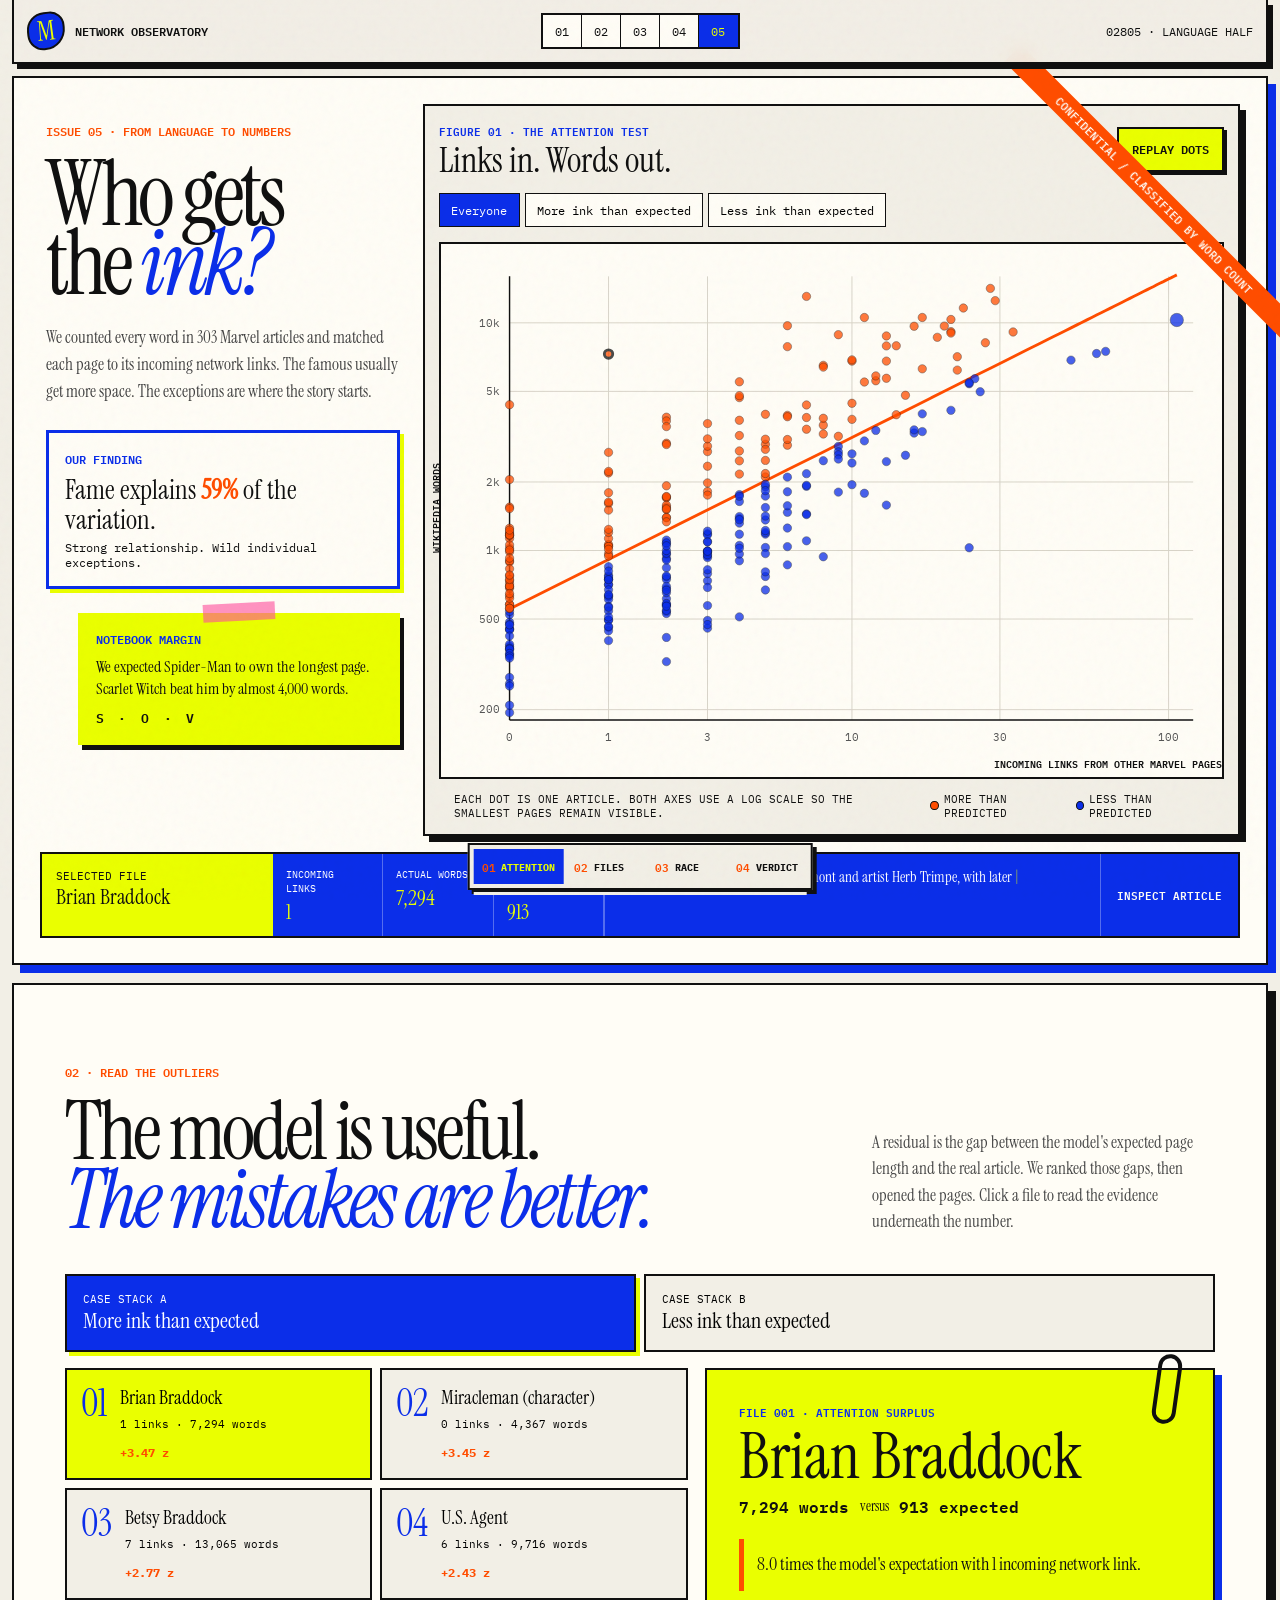
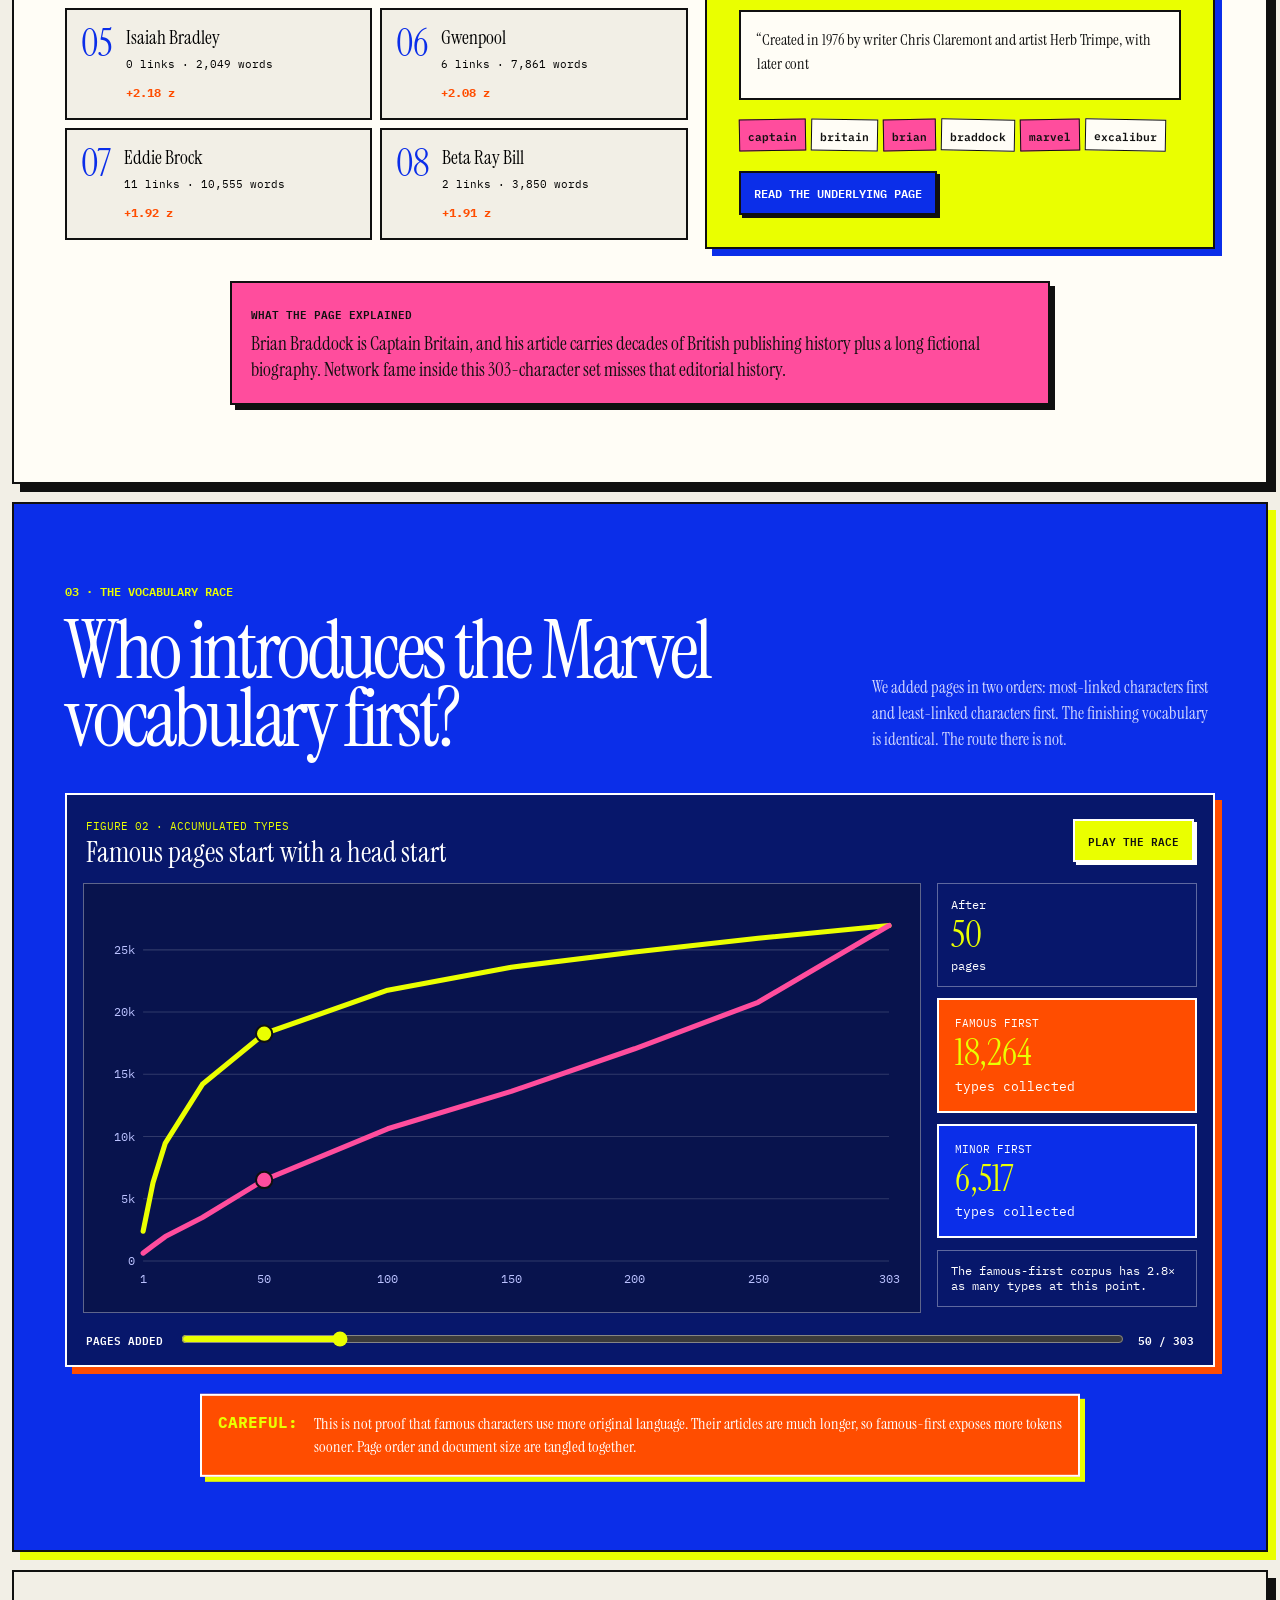
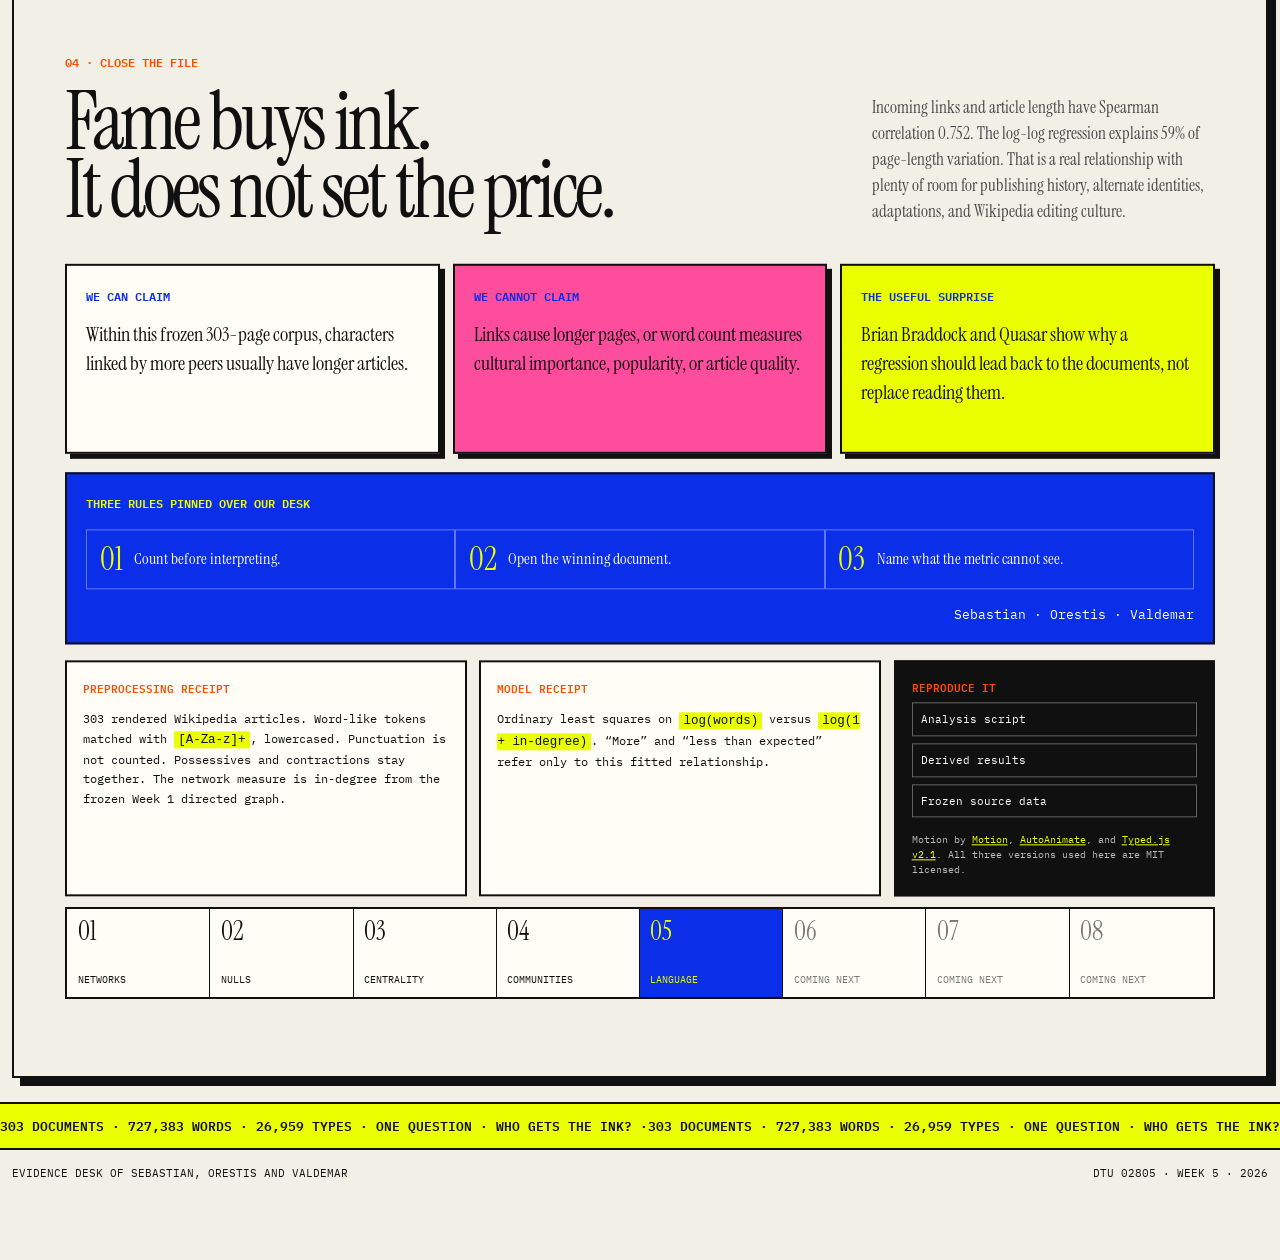
<file: week5/index.html>
<!doctype html>
<html lang="en">
  <head>
    <meta charset="utf-8" />
    <meta name="viewport" content="width=device-width, initial-scale=1" />
    <meta name="theme-color" content="#0b2ee9" />
    <meta name="description" content="Does network fame buy a Marvel character more Wikipedia words? An animated Week 5 investigation of 303 articles." />
    <meta property="og:type" content="article" />
    <meta property="og:title" content="Who Gets the Ink? | Network Observatory Issue 05" />
    <meta property="og:description" content="A personal evidence desk for Marvel's Wikipedia attention economy." />
    <meta property="og:url" content="https://valdemarnielsen.github.io/marvel-network-observatory/week5/" />
    <title>Who Gets the Ink? | Network Observatory Issue 05</title>
    <link rel="icon" href="../assets/favicon.svg" type="image/svg+xml" />
    <link rel="stylesheet" href="week5.css?v=1" />
    <script src="vendor/motion.min.js" defer></script>
    <script src="vendor/typed.min.js" defer></script>
    <script type="module" src="week5.js?v=2"></script>
  </head>
  <body>
    <a class="skip-link" href="#attention-lab">Skip to the evidence desk</a>
    <header class="desk-header">
      <a class="desk-brand" href="../"><span class="scribble-logo" aria-hidden="true">M</span><span>Network Observatory</span></a>
      <nav class="issue-switcher" aria-label="Published issues"><a href="../">01</a><a href="../week2/">02</a><a href="../week3/">03</a><a href="../week4/">04</a><a href="./" aria-current="page">05</a></nav>
      <span class="course-mark">02805 · Language half</span>
    </header>

    <main>
      <section class="attention-lab" id="attention-lab" aria-labelledby="issue-title">
        <div class="issue-intro">
          <p class="eyebrow">Issue 05 · From language to numbers</p>
          <h1 id="issue-title">Who gets<br />the <em>ink?</em></h1>
          <p class="dek">We counted every word in 303 Marvel articles and matched each page to its incoming network links. The famous usually get more space. The exceptions are where the story starts.</p>
          <div class="answer-stamp"><span>Our finding</span><strong>Fame explains <b>59%</b> of the variation.</strong><p>Strong relationship. Wild individual exceptions.</p></div>
          <aside class="margin-note"><span>Notebook margin</span><p>We expected Spider-Man to own the longest page. Scarlet Witch beat him by almost 4,000 words.</p><small>S · O · V</small></aside>
        </div>

        <article class="scatter-card" aria-labelledby="scatter-title">
          <header class="scatter-head"><div><span>Figure 01 · The attention test</span><h2 id="scatter-title">Links in. Words out.</h2></div><button type="button" id="replay-scatter">Replay dots</button></header>
          <div class="filter-tabs" role="group" aria-label="Characters shown">
            <button type="button" class="is-active" data-filter="all" aria-pressed="true">Everyone</button>
            <button type="button" data-filter="over" aria-pressed="false">More ink than expected</button>
            <button type="button" data-filter="under" aria-pressed="false">Less ink than expected</button>
          </div>
          <div class="scatter-wrap">
            <svg id="attention-scatter" viewBox="0 0 820 560" role="img" aria-labelledby="scatter-title scatter-desc"><desc id="scatter-desc">Incoming network links compared with Wikipedia article word count for 303 Marvel characters.</desc></svg>
            <div class="plot-crosshair" id="plot-crosshair" hidden><i></i><b></b></div>
            <div class="plot-tooltip" id="plot-tooltip" hidden></div>
          </div>
          <div class="axis-label axis-y">Wikipedia words</div><div class="axis-label axis-x">Incoming links from other Marvel pages</div>
          <footer class="scatter-foot"><p>Each dot is one article. Both axes use a log scale so the smallest pages remain visible.</p><div><span><i class="legend-over"></i> More than predicted</span><span><i class="legend-under"></i> Less than predicted</span></div></footer>
        </article>

        <article class="evidence-strip" aria-live="polite">
          <div class="evidence-tab"><span>Selected file</span><strong id="evidence-name">Brian Braddock</strong></div>
          <dl><div><dt>Incoming links</dt><dd id="evidence-links">1</dd></div><div><dt>Actual words</dt><dd id="evidence-words">7,294</dd></div><div><dt>Model expected</dt><dd id="evidence-predicted">913</dd></div></dl>
          <blockquote><span id="typed-evidence"></span></blockquote>
          <a id="evidence-link" href="https://en.wikipedia.org/wiki/Brian_Braddock" target="_blank" rel="noreferrer">Inspect article</a>
        </article>
      </section>

      <section class="desk-page dossiers-page" id="case-files" aria-labelledby="case-title">
        <header class="page-heading reveal">
          <p>02 · Read the outliers</p>
          <h2 id="case-title">The model is useful.<br /><em>The mistakes are better.</em></h2>
          <p>A residual is the gap between the model's expected page length and the real article. We ranked those gaps, then opened the pages. Click a file to read the evidence underneath the number.</p>
        </header>

        <div class="dossier-controls reveal" role="group" aria-label="Type of attention outlier">
          <button type="button" class="is-active" data-dossier="overwritten" aria-pressed="true"><span>Case stack A</span><strong>More ink than expected</strong></button>
          <button type="button" data-dossier="underwritten" aria-pressed="false"><span>Case stack B</span><strong>Less ink than expected</strong></button>
        </div>

        <div class="dossier-board">
          <div class="dossier-list reveal" id="dossier-list"></div>
          <article class="dossier-detail reveal" id="dossier-detail" aria-live="polite">
            <div class="paperclip" aria-hidden="true"></div>
            <p class="file-code" id="file-code">FILE 001 · ATTENTION SURPLUS</p>
            <h3 id="file-name">Brian Braddock</h3>
            <div class="file-ratio"><span id="file-actual">7,294 words</span><i>versus</i><span id="file-expected">913 expected</span></div>
            <p class="file-verdict" id="file-verdict">Eight times the model's expectation with only one incoming network link.</p>
            <blockquote id="dossier-excerpt"></blockquote>
            <div class="word-clippings" id="word-clippings"></div>
            <a id="file-link" href="https://en.wikipedia.org/wiki/Brian_Braddock" target="_blank" rel="noreferrer">Read the underlying page</a>
          </article>
        </div>

        <aside class="field-note reveal"><span>What the page explained</span><p>Brian Braddock is Captain Britain, and his article carries decades of British publishing history plus a long fictional biography. Network fame inside this 303-character set misses that editorial history.</p></aside>
      </section>

      <section class="desk-page race-page" id="vocabulary-race" aria-labelledby="race-title">
        <header class="page-heading light reveal">
          <p>03 · The vocabulary race</p>
          <h2 id="race-title">Who introduces the Marvel vocabulary first?</h2>
          <p>We added pages in two orders: most-linked characters first and least-linked characters first. The finishing vocabulary is identical. The route there is not.</p>
        </header>

        <article class="race-lab reveal">
          <header><div><span>Figure 02 · Accumulated types</span><h3>Famous pages start with a head start</h3></div><button type="button" id="play-race">Play the race</button></header>
          <div class="race-layout">
            <div class="race-chart-wrap"><svg id="race-chart" viewBox="0 0 820 420" role="img" aria-label="Vocabulary growth when Marvel pages are added famous-first or minor-first"></svg></div>
            <aside class="race-score">
              <p>After <strong id="race-pages">50</strong> pages</p>
              <div class="score-famous"><span>Famous first</span><strong id="race-famous">18,264</strong><small>types collected</small></div>
              <div class="score-minor"><span>Minor first</span><strong id="race-minor">6,517</strong><small>types collected</small></div>
              <p id="race-gap">The famous-first corpus has 2.8× as many types at this point.</p>
            </aside>
          </div>
          <label class="race-slider" for="race-range"><span>Pages added</span><input id="race-range" type="range" min="1" max="303" value="50" step="1" /><output id="race-output">50 / 303</output></label>
        </article>

        <div class="race-interpretation reveal"><strong>Careful:</strong><p>This is not proof that famous characters use more original language. Their articles are much longer, so famous-first exposes more tokens sooner. Page order and document size are tangled together.</p></div>
      </section>

      <section class="desk-page verdict-page" id="verdict" aria-labelledby="verdict-title">
        <header class="page-heading reveal"><p>04 · Close the file</p><h2 id="verdict-title">Fame buys ink.<br />It does not set the price.</h2><p>Incoming links and article length have Spearman correlation 0.752. The log-log regression explains 59% of page-length variation. That is a real relationship with plenty of room for publishing history, alternate identities, adaptations, and Wikipedia editing culture.</p></header>

        <div class="verdict-grid reveal">
          <article><span>We can claim</span><p>Within this frozen 303-page corpus, characters linked by more peers usually have longer articles.</p></article>
          <article><span>We cannot claim</span><p>Links cause longer pages, or word count measures cultural importance, popularity, or article quality.</p></article>
          <article><span>The useful surprise</span><p>Brian Braddock and Quasar show why a regression should lead back to the documents, not replace reading them.</p></article>
        </div>

        <div class="desk-rules reveal">
          <p>Three rules pinned over our desk</p>
          <ol><li><b>01</b><span>Count before interpreting.</span></li><li><b>02</b><span>Open the winning document.</span></li><li><b>03</b><span>Name what the metric cannot see.</span></li></ol>
          <small>Sebastian · Orestis · Valdemar</small>
        </div>

        <div class="method-board reveal">
          <div><span>Preprocessing receipt</span><p>303 rendered Wikipedia articles. Word-like tokens matched with <code>[A-Za-z]+</code>, lowercased. Punctuation is not counted. Possessives and contractions stay together. The network measure is in-degree from the frozen Week 1 directed graph.</p></div>
          <div><span>Model receipt</span><p>Ordinary least squares on <code>log(words)</code> versus <code>log(1 + in-degree)</code>. “More” and “less than expected” refer only to this fitted relationship.</p></div>
          <aside><p>Reproduce it</p><a href="../scripts/build_week5_data.py">Analysis script</a><a href="data/attention_desk.json">Derived results</a><a href="https://sunelehmann.com/socialgraphs2026-web/data/">Frozen source data</a><small>Motion by <a href="https://motion.dev/">Motion</a>, <a href="https://auto-animate.formkit.com/">AutoAnimate</a>, and <a href="https://github.com/mattboldt/typed.js/tree/v2.1.0">Typed.js v2.1</a>. All three versions used here are MIT licensed.</small></aside>
        </div>

        <nav class="issue-track" aria-label="Course issue archive">
          <a href="../"><span>01</span><small>Networks</small></a><a href="../week2/"><span>02</span><small>Nulls</small></a><a href="../week3/"><span>03</span><small>Centrality</small></a><a href="../week4/"><span>04</span><small>Communities</small></a><a href="./" aria-current="page"><span>05</span><small>Language</small></a><i><span>06</span><small>Coming next</small></i><i><span>07</span><small>Coming next</small></i><i><span>08</span><small>Coming next</small></i>
        </nav>
      </section>
    </main>

    <div class="ticker" aria-hidden="true"><span>303 DOCUMENTS · 727,383 WORDS · 26,959 TYPES · ONE QUESTION · WHO GETS THE INK? · </span><span>303 DOCUMENTS · 727,383 WORDS · 26,959 TYPES · ONE QUESTION · WHO GETS THE INK? · </span></div>
    <nav class="reader-nav" aria-label="Read this issue"><a href="#attention-lab" aria-current="true"><span>01</span><strong>Attention</strong></a><a href="#case-files"><span>02</span><strong>Files</strong></a><a href="#vocabulary-race"><span>03</span><strong>Race</strong></a><a href="#verdict"><span>04</span><strong>Verdict</strong></a><i><b id="reader-progress"></b></i></nav>
    <footer><span>Evidence desk of Sebastian, Orestis and Valdemar</span><span>DTU 02805 · Week 5 · 2026</span></footer>
  </body>
</html>
</file>
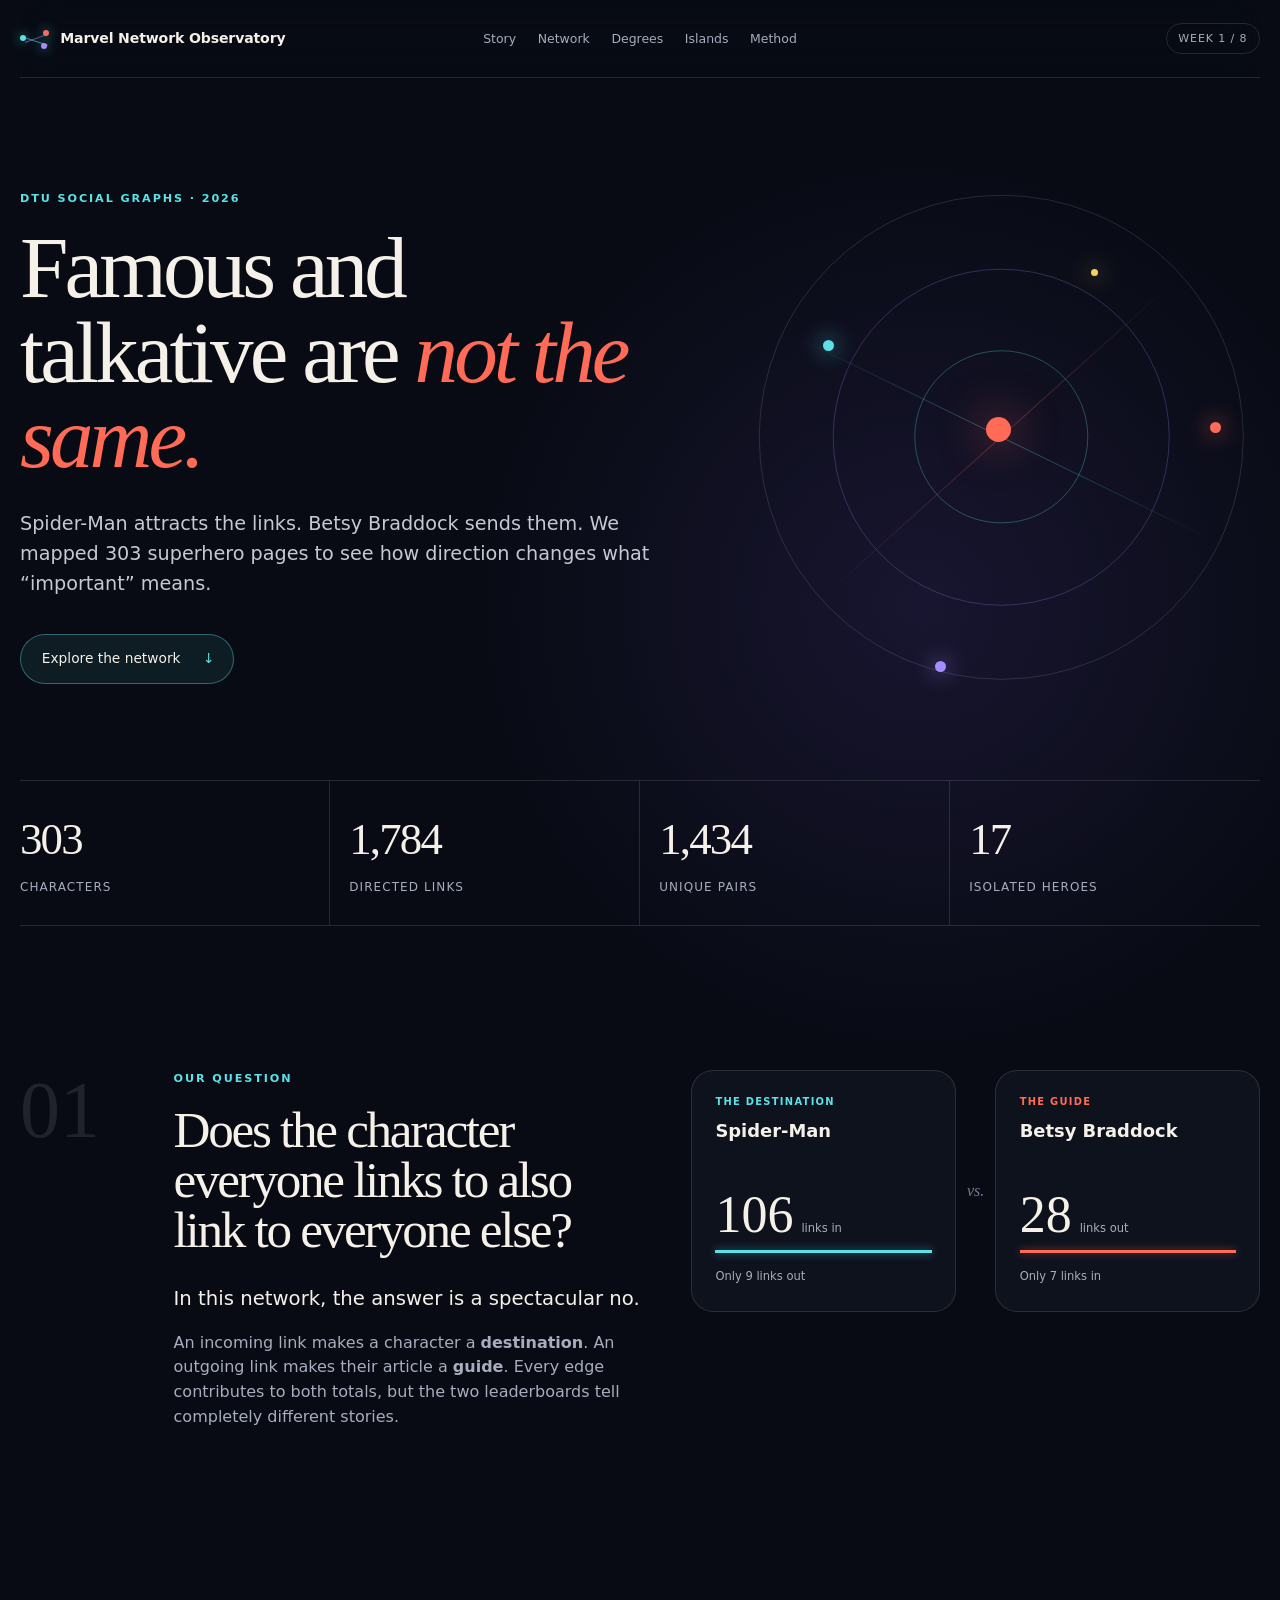
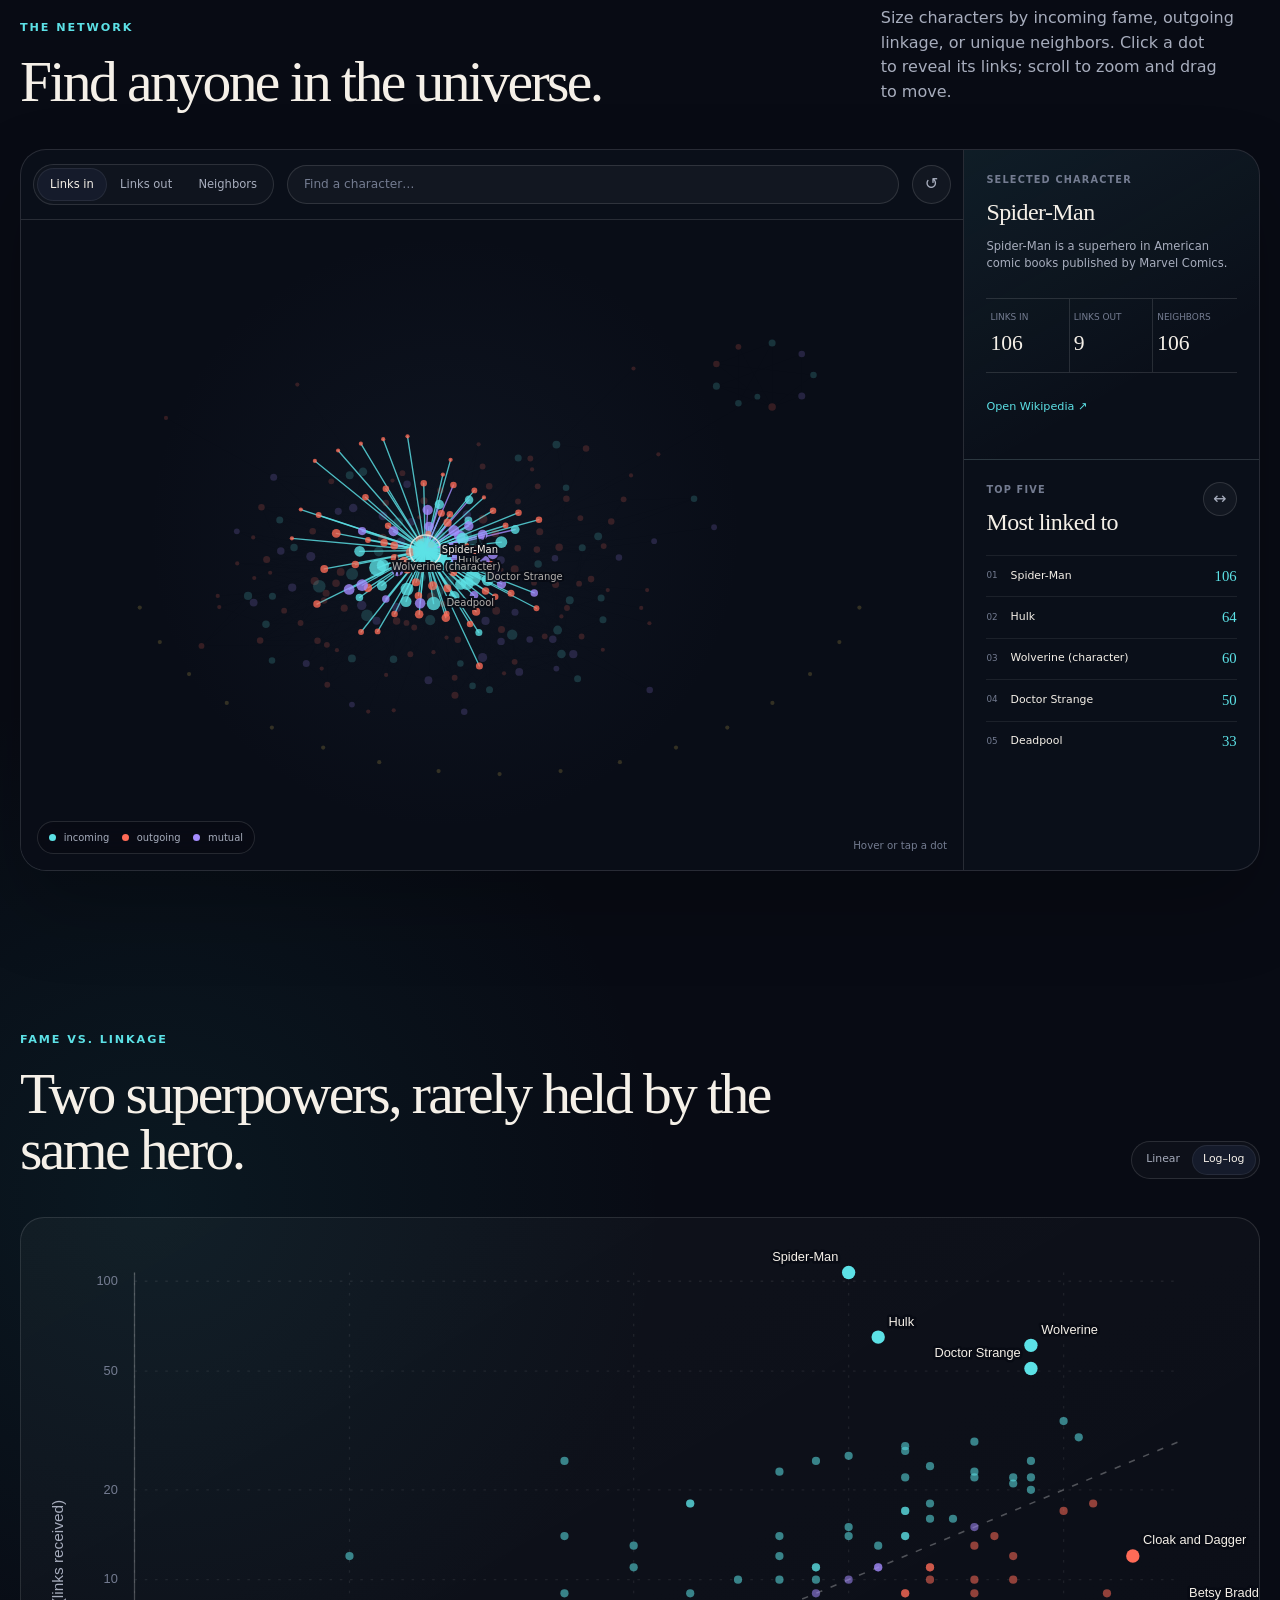
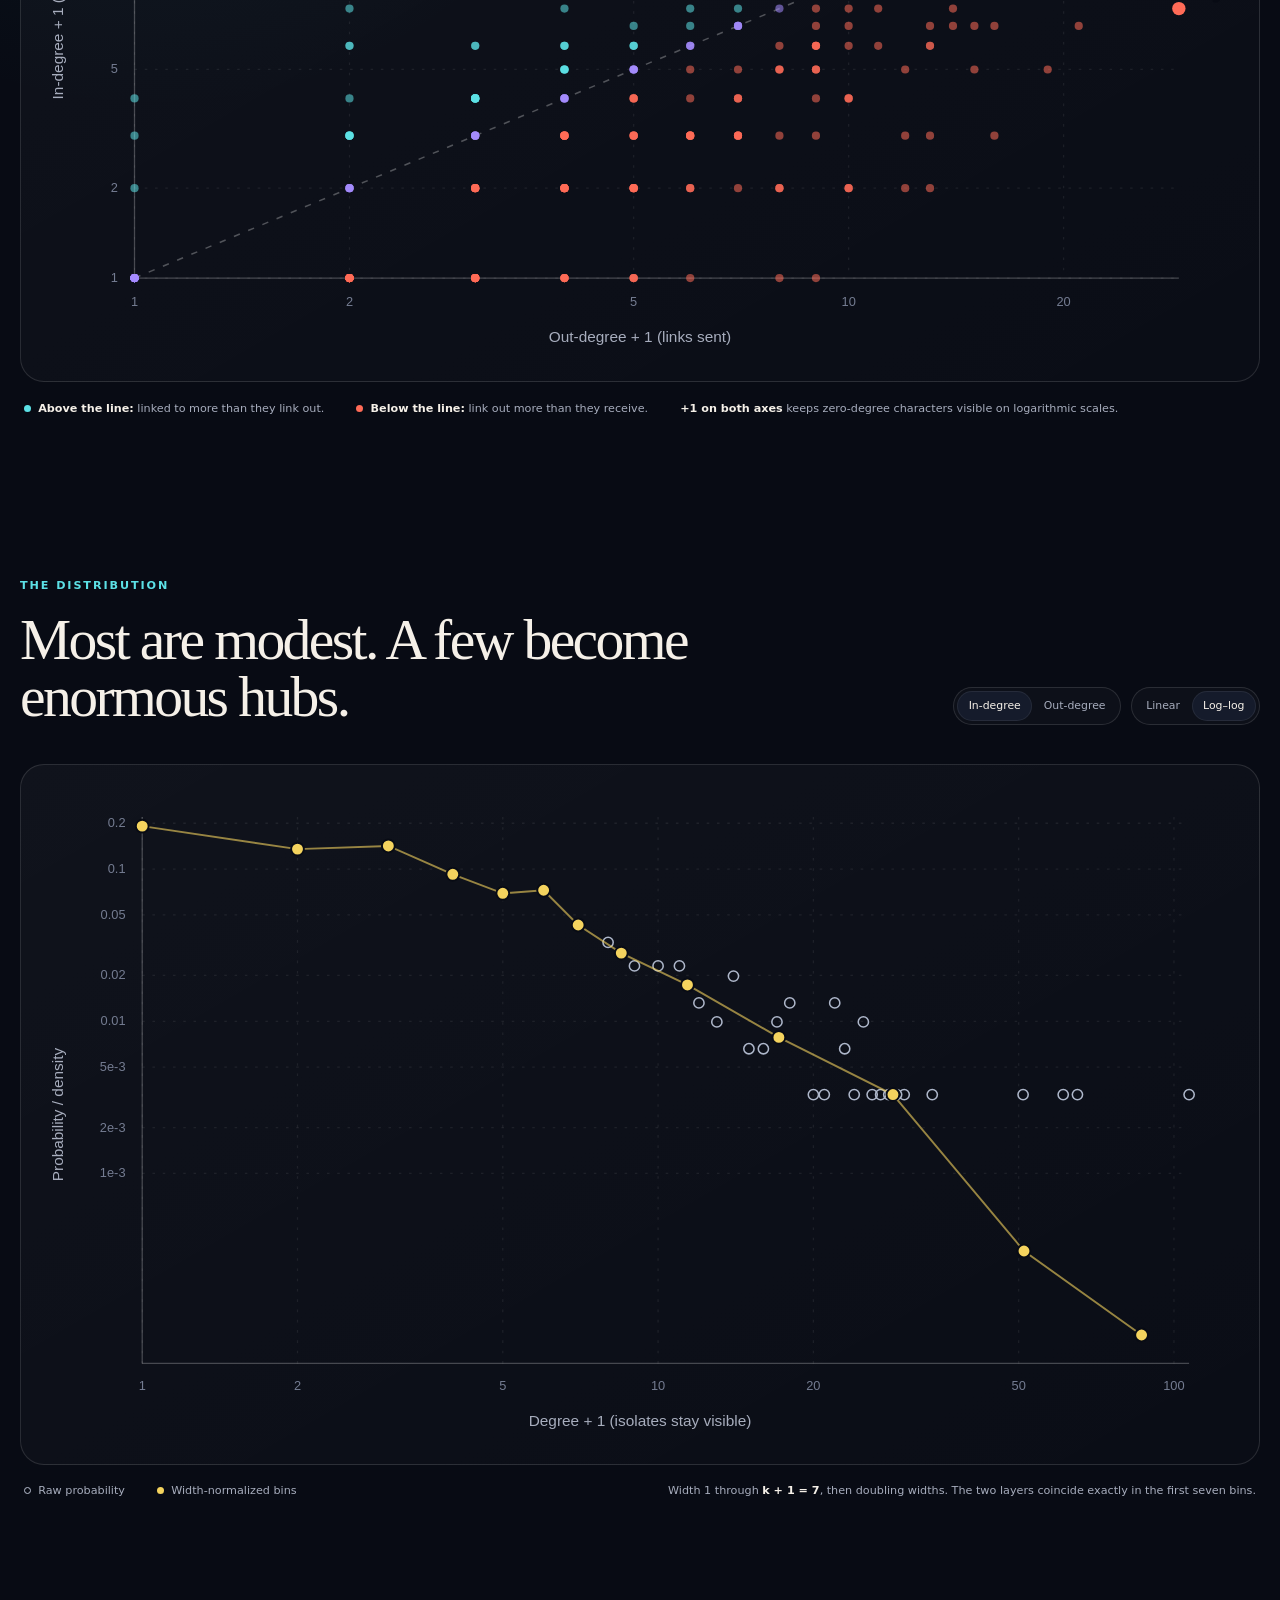
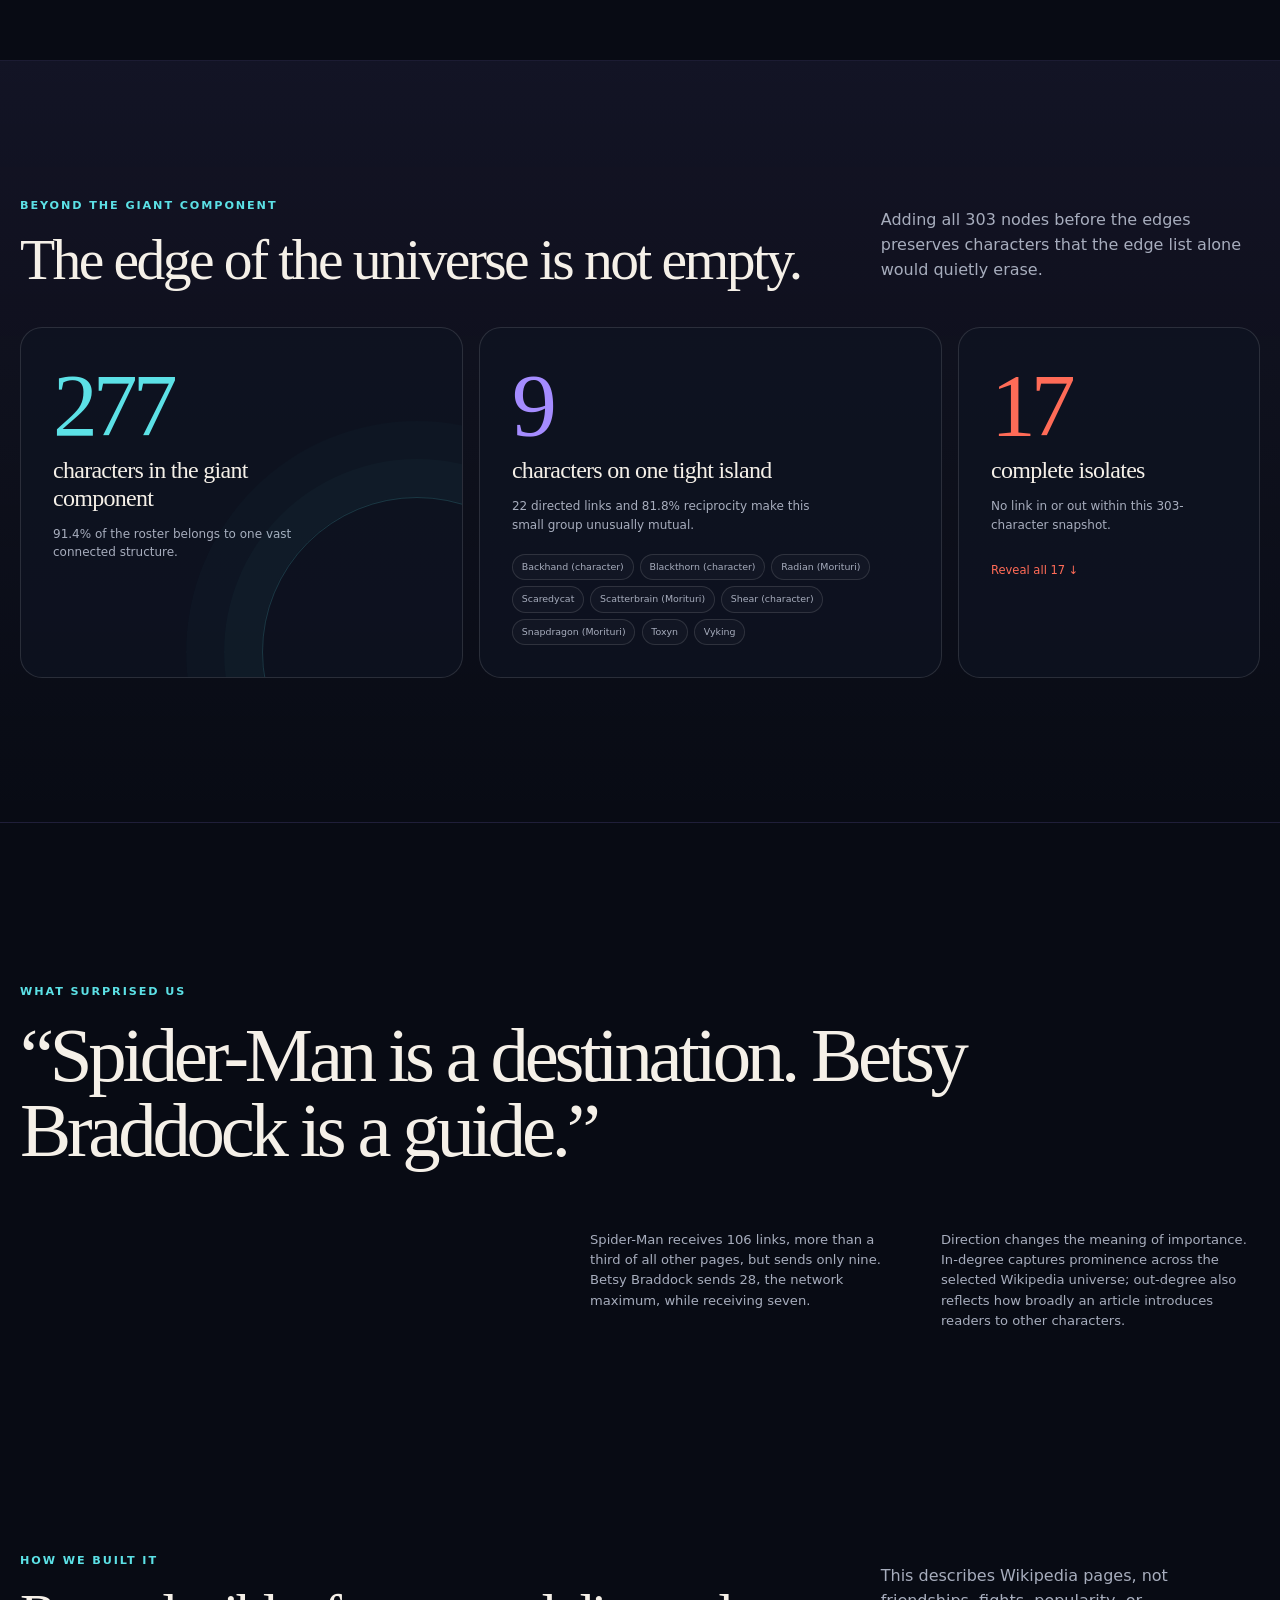
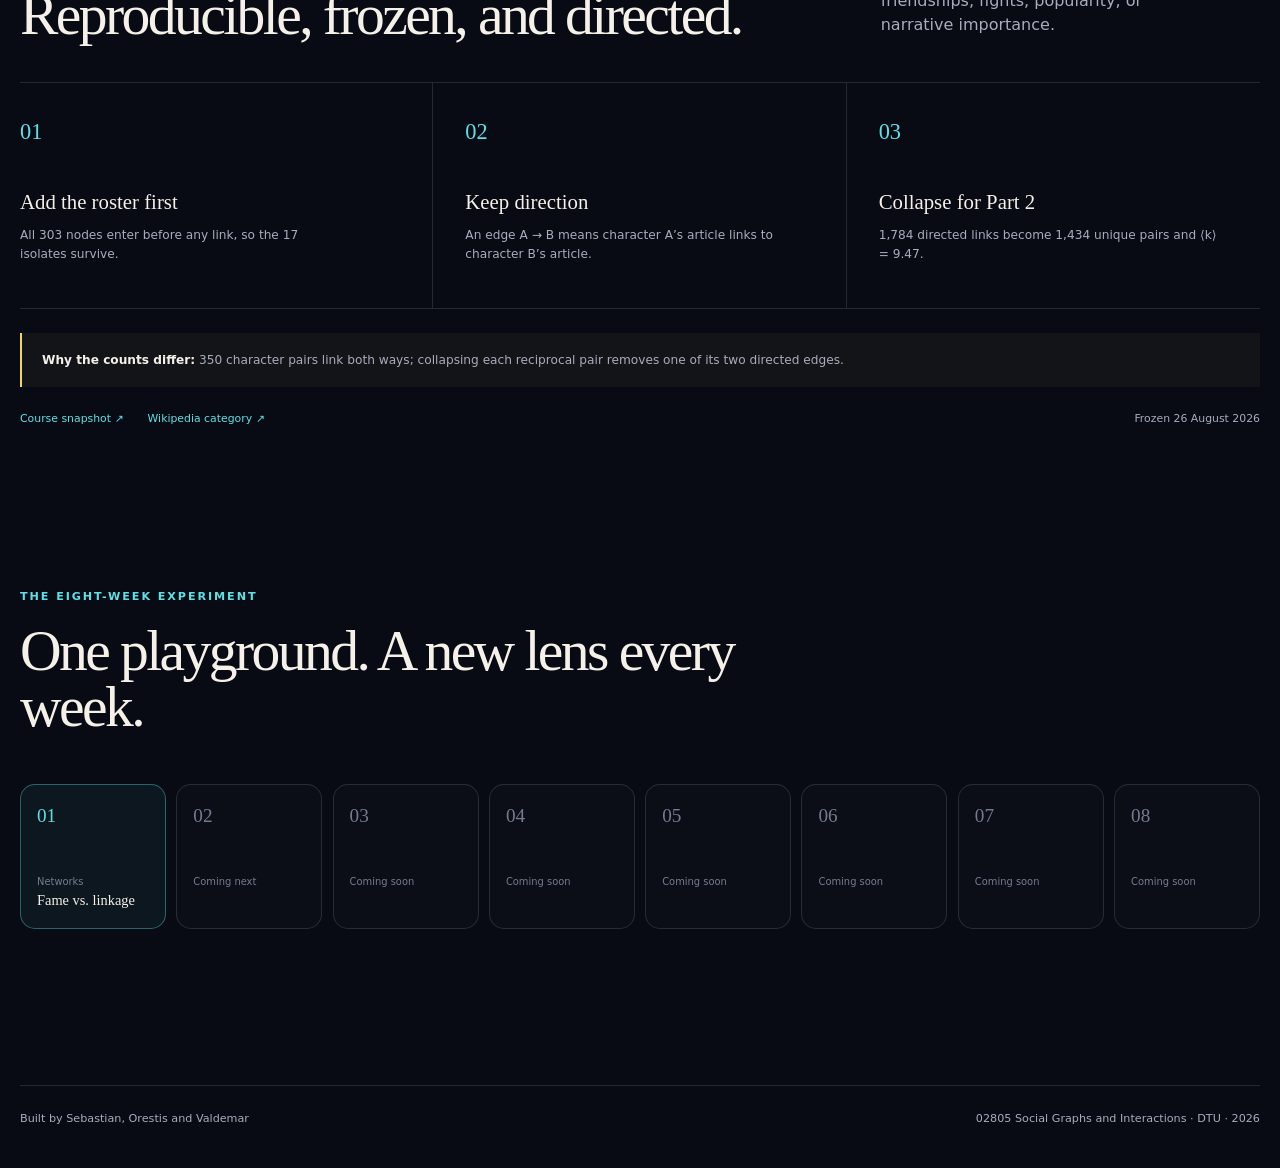
<file: versions/version-a/index.html>
<!doctype html>
<html lang="en">
  <head>
    <meta charset="utf-8" />
    <meta name="viewport" content="width=device-width, initial-scale=1" />
    <meta name="theme-color" content="#080b14" />
    <meta name="description" content="Marvel Network Observatory: an interactive Week 1 exploration of 303 superhero Wikipedia pages and the links between them." />
    <meta property="og:type" content="website" />
    <meta property="og:title" content="Marvel Network Observatory" />
    <meta property="og:description" content="Famous and talkative are not the same." />
    <meta property="og:url" content="https://valdemarnielsen.github.io/marvel-network-observatory/" />
    <meta property="og:image" content="https://valdemarnielsen.github.io/marvel-network-observatory/assets/og.png" />
    <meta name="twitter:card" content="summary_large_image" />
    <meta name="twitter:title" content="Marvel Network Observatory" />
    <meta name="twitter:description" content="Famous and talkative are not the same." />
    <meta name="twitter:image" content="https://valdemarnielsen.github.io/marvel-network-observatory/assets/og.png" />
    <title>Marvel Network Observatory · Week 1</title>
    <link rel="icon" href="assets/favicon.svg" type="image/svg+xml" />
    <link rel="stylesheet" href="assets/style.css" />
  </head>
  <body>
    <a class="skip-link" href="#story">Skip to the story</a>

    <header class="site-header">
      <a class="brand" href="#top" aria-label="Marvel Network Observatory home">
        <span class="brand-mark" aria-hidden="true"><i></i><i></i><i></i></span>
        <span>Marvel Network Observatory</span>
      </a>
      <nav aria-label="Main navigation">
        <a href="#story">Story</a><a href="#network">Network</a><a href="#degrees">Degrees</a><a href="#islands">Islands</a><a href="#method">Method</a>
      </nav>
      <span class="week-chip">Week 1 / 8</span>
    </header>

    <main id="top">
      <section class="hero" id="story">
        <div class="hero-copy">
          <p class="eyebrow">DTU Social Graphs · 2026</p>
          <h1>Famous and talkative are <em>not the same.</em></h1>
          <p class="dek">Spider-Man attracts the links. Betsy Braddock sends them. We mapped 303 superhero pages to see how direction changes what “important” means.</p>
          <a class="primary-action" href="#network">Explore the network <span aria-hidden="true">↓</span></a>
        </div>
        <div class="hero-orbit" aria-hidden="true">
          <div class="orbit orbit-a"></div><div class="orbit orbit-b"></div><div class="orbit orbit-c"></div>
          <span class="hero-node node-a"></span><span class="hero-node node-b"></span><span class="hero-node node-c"></span><span class="hero-node node-d"></span><span class="hero-node node-core"></span>
        </div>
      </section>

      <section class="metric-strip" aria-label="Dataset summary">
        <article><strong data-stat="nodes">303</strong><span>characters</span></article>
        <article><strong data-stat="directedEdges">1,784</strong><span>directed links</span></article>
        <article><strong data-stat="undirectedPairs">1,434</strong><span>unique pairs</span></article>
        <article><strong data-stat="isolates">17</strong><span>isolated heroes</span></article>
      </section>

      <section class="story-intro section-shell">
        <div class="section-number">01</div>
        <div class="story-copy">
          <p class="eyebrow">Our question</p>
          <h2>Does the character everyone links to also link to everyone else?</h2>
          <p class="lead-copy">In this network, the answer is a spectacular no.</p>
          <p>An incoming link makes a character a <strong>destination</strong>. An outgoing link makes their article a <strong>guide</strong>. Every edge contributes to both totals, but the two leaderboards tell completely different stories.</p>
        </div>
        <div class="duel" aria-label="Spider-Man and Betsy Braddock degree comparison">
          <article class="duel-card destination-card">
            <p>THE DESTINATION</p><h3>Spider-Man</h3>
            <div class="duel-score"><strong>106</strong><span>links in</span></div>
            <div class="mini-meter"><i style="--meter: 100%"></i></div><span class="duel-detail">Only 9 links out</span>
          </article>
          <span class="versus">vs.</span>
          <article class="duel-card guide-card">
            <p>THE GUIDE</p><h3>Betsy Braddock</h3>
            <div class="duel-score"><strong>28</strong><span>links out</span></div>
            <div class="mini-meter"><i style="--meter: 100%"></i></div><span class="duel-detail">Only 7 links in</span>
          </article>
        </div>
      </section>

      <section class="network-section section-shell" id="network">
        <header class="section-heading">
          <div><p class="eyebrow">The network</p><h2>Find anyone in the universe.</h2></div>
          <p>Size characters by incoming fame, outgoing linkage, or unique neighbors. Click a dot to reveal its links; scroll to zoom and drag to move.</p>
        </header>
        <div class="explorer-shell">
          <div class="explorer-main">
            <div class="explorer-toolbar">
              <div class="segmented" role="group" aria-label="Size nodes by">
                <button type="button" class="is-active" data-network-metric="in">Links in</button>
                <button type="button" data-network-metric="out">Links out</button>
                <button type="button" data-network-metric="degree">Neighbors</button>
              </div>
              <label class="search-control"><span class="sr-only">Find a character</span><input id="character-search" type="search" list="character-options" placeholder="Find a character…" autocomplete="off" /><datalist id="character-options"></datalist></label>
              <button class="icon-button" id="reset-network" type="button" title="Reset network view" aria-label="Reset network view">↺</button>
            </div>
            <div class="network-stage" id="network-stage">
              <canvas id="network-canvas" aria-label="Interactive map of the Marvel Wikipedia character network"></canvas>
              <div class="data-status" id="data-status" role="status">Loading the 303-character universe…</div>
              <div class="chart-tooltip" id="network-tooltip" role="tooltip" hidden></div>
              <div class="network-key" aria-hidden="true"><span><i class="key-in"></i> incoming</span><span><i class="key-out"></i> outgoing</span><span><i class="key-mutual"></i> mutual</span></div>
              <span class="interaction-hint">Hover or tap a dot</span>
            </div>
          </div>
          <aside class="explorer-aside">
            <article class="character-card" id="character-card" aria-live="polite">
              <p class="card-kicker">Selected character</p><h3 id="selected-name">Spider-Man</h3>
              <p class="selected-description" id="selected-description">The network’s largest destination.</p>
              <dl class="character-stats"><div><dt>Links in</dt><dd id="selected-in">106</dd></div><div><dt>Links out</dt><dd id="selected-out">9</dd></div><div><dt>Neighbors</dt><dd id="selected-degree">106</dd></div></dl>
              <a id="selected-link" href="https://en.wikipedia.org/wiki/Spider-Man" target="_blank" rel="noreferrer">Open Wikipedia <span aria-hidden="true">↗</span></a>
            </article>
            <article class="leaderboard-card">
              <div class="leaderboard-head"><div><p class="card-kicker">Top five</p><h3 id="leaderboard-title">Most linked to</h3></div><button class="swap-button" id="swap-leaderboard" type="button" aria-label="Switch leaderboard to links out">↔</button></div>
              <ol class="leaderboard" id="leaderboard"></ol>
            </article>
          </aside>
        </div>
      </section>

      <section class="scatter-section section-shell" id="degrees">
        <header class="section-heading compact-heading">
          <div><p class="eyebrow">Fame vs. linkage</p><h2>Two superpowers, rarely held by the same hero.</h2></div>
          <div class="segmented small" role="group" aria-label="Scatterplot scale"><button type="button" data-scatter-scale="linear">Linear</button><button type="button" class="is-active" data-scatter-scale="log">Log–log</button></div>
        </header>
        <div class="chart-card scatter-card"><svg id="scatter-chart" viewBox="0 0 940 570" role="img" aria-label="Scatterplot comparing each character's in-degree and out-degree"></svg><div class="chart-tooltip" id="scatter-tooltip" role="tooltip" hidden></div></div>
        <div class="chart-reading"><p><i class="swatch cyan"></i><strong>Above the line:</strong> linked to more than they link out.</p><p><i class="swatch coral"></i><strong>Below the line:</strong> link out more than they receive.</p><p><strong>+1 on both axes</strong> keeps zero-degree characters visible on logarithmic scales.</p></div>
      </section>

      <section class="distribution-section section-shell" id="distribution">
        <header class="section-heading compact-heading">
          <div><p class="eyebrow">The distribution</p><h2>Most are modest. A few become enormous hubs.</h2></div>
          <div class="chart-controls">
            <div class="segmented small" role="group" aria-label="Degree direction"><button type="button" class="is-active" data-dist-metric="in">In-degree</button><button type="button" data-dist-metric="out">Out-degree</button></div>
            <div class="segmented small" role="group" aria-label="Distribution scale"><button type="button" data-dist-scale="linear">Linear</button><button type="button" class="is-active" data-dist-scale="log">Log–log</button></div>
          </div>
        </header>
        <div class="chart-card distribution-card"><svg id="distribution-chart" viewBox="0 0 940 520" role="img" aria-label="Degree distribution with raw and logarithmically binned values"></svg><div class="chart-tooltip" id="distribution-tooltip" role="tooltip" hidden></div></div>
        <div class="chart-reading distribution-reading"><p><i class="swatch raw"></i>Raw probability</p><p><i class="swatch binned"></i>Width-normalized bins</p><p>Width 1 through <strong>k + 1 = 7</strong>, then doubling widths. The two layers coincide exactly in the first seven bins.</p></div>
      </section>

      <section class="islands-section" id="islands">
        <div class="section-shell islands-inner">
          <header class="section-heading"><div><p class="eyebrow">Beyond the giant component</p><h2>The edge of the universe is not empty.</h2></div><p>Adding all 303 nodes before the edges preserves characters that the edge list alone would quietly erase.</p></header>
          <div class="component-grid">
            <article class="component-card giant-card"><span class="component-orbit" aria-hidden="true"></span><strong>277</strong><h3>characters in the giant component</h3><p>91.4% of the roster belongs to one vast connected structure.</p></article>
            <article class="component-card island-card"><strong>9</strong><h3>characters on one tight island</h3><p>22 directed links and 81.8% reciprocity make this small group unusually mutual.</p><div class="name-cloud" id="island-list"></div></article>
            <article class="component-card isolates-card"><strong>17</strong><h3>complete isolates</h3><p>No link in or out within this 303-character snapshot.</p><button class="text-button" id="reveal-isolates" type="button" aria-expanded="false" aria-controls="isolate-list">Reveal all 17 <span aria-hidden="true">↓</span></button></article>
          </div>
          <div class="isolate-drawer" id="isolate-list" hidden></div>
        </div>
      </section>

      <section class="takeaway-section section-shell">
        <p class="eyebrow">What surprised us</p><blockquote>“Spider-Man is a destination. Betsy Braddock is a guide.”</blockquote>
        <div class="takeaway-copy"><p>Spider-Man receives 106 links, more than a third of all other pages, but sends only nine. Betsy Braddock sends 28, the network maximum, while receiving seven.</p><p>Direction changes the meaning of importance. In-degree captures prominence across the selected Wikipedia universe; out-degree also reflects how broadly an article introduces readers to other characters.</p></div>
      </section>

      <section class="method-section section-shell" id="method">
        <header class="section-heading"><div><p class="eyebrow">How we built it</p><h2>Reproducible, frozen, and directed.</h2></div><p>This describes Wikipedia pages, not friendships, fights, popularity, or narrative importance.</p></header>
        <div class="method-grid"><article><span>01</span><h3>Add the roster first</h3><p>All 303 nodes enter before any link, so the 17 isolates survive.</p></article><article><span>02</span><h3>Keep direction</h3><p>An edge A → B means character A’s article links to character B’s article.</p></article><article><span>03</span><h3>Collapse for Part 2</h3><p>1,784 directed links become 1,434 unique pairs and ⟨k⟩ = 9.47.</p></article></div>
        <p class="reconcile-note"><strong>Why the counts differ:</strong> 350 character pairs link both ways; collapsing each reciprocal pair removes one of its two directed edges.</p>
        <div class="source-row"><a href="https://sunelehmann.com/socialgraphs2026-web/data/" target="_blank" rel="noreferrer">Course snapshot <span aria-hidden="true">↗</span></a><a href="https://en.wikipedia.org/wiki/Category:Marvel_Comics_superheroes" target="_blank" rel="noreferrer">Wikipedia category <span aria-hidden="true">↗</span></a><span>Frozen 26 August 2026</span></div>
      </section>

      <section class="archive-section section-shell" aria-labelledby="archive-title">
        <p class="eyebrow">The eight-week experiment</p><h2 id="archive-title">One playground. A new lens every week.</h2>
        <div class="week-track" aria-label="Course post progress"><article class="week-card current"><span>01</span><p>Networks</p><strong>Fame vs. linkage</strong></article><article class="week-card"><span>02</span><p>Coming next</p></article><article class="week-card"><span>03</span><p>Coming soon</p></article><article class="week-card"><span>04</span><p>Coming soon</p></article><article class="week-card"><span>05</span><p>Coming soon</p></article><article class="week-card"><span>06</span><p>Coming soon</p></article><article class="week-card"><span>07</span><p>Coming soon</p></article><article class="week-card"><span>08</span><p>Coming soon</p></article></div>
      </section>
    </main>

    <footer><span>Built by Sebastian, Orestis and Valdemar</span><span>02805 Social Graphs and Interactions · DTU · 2026</span></footer>
    <script src="assets/site.js"></script>
  </body>
</html>
</file>
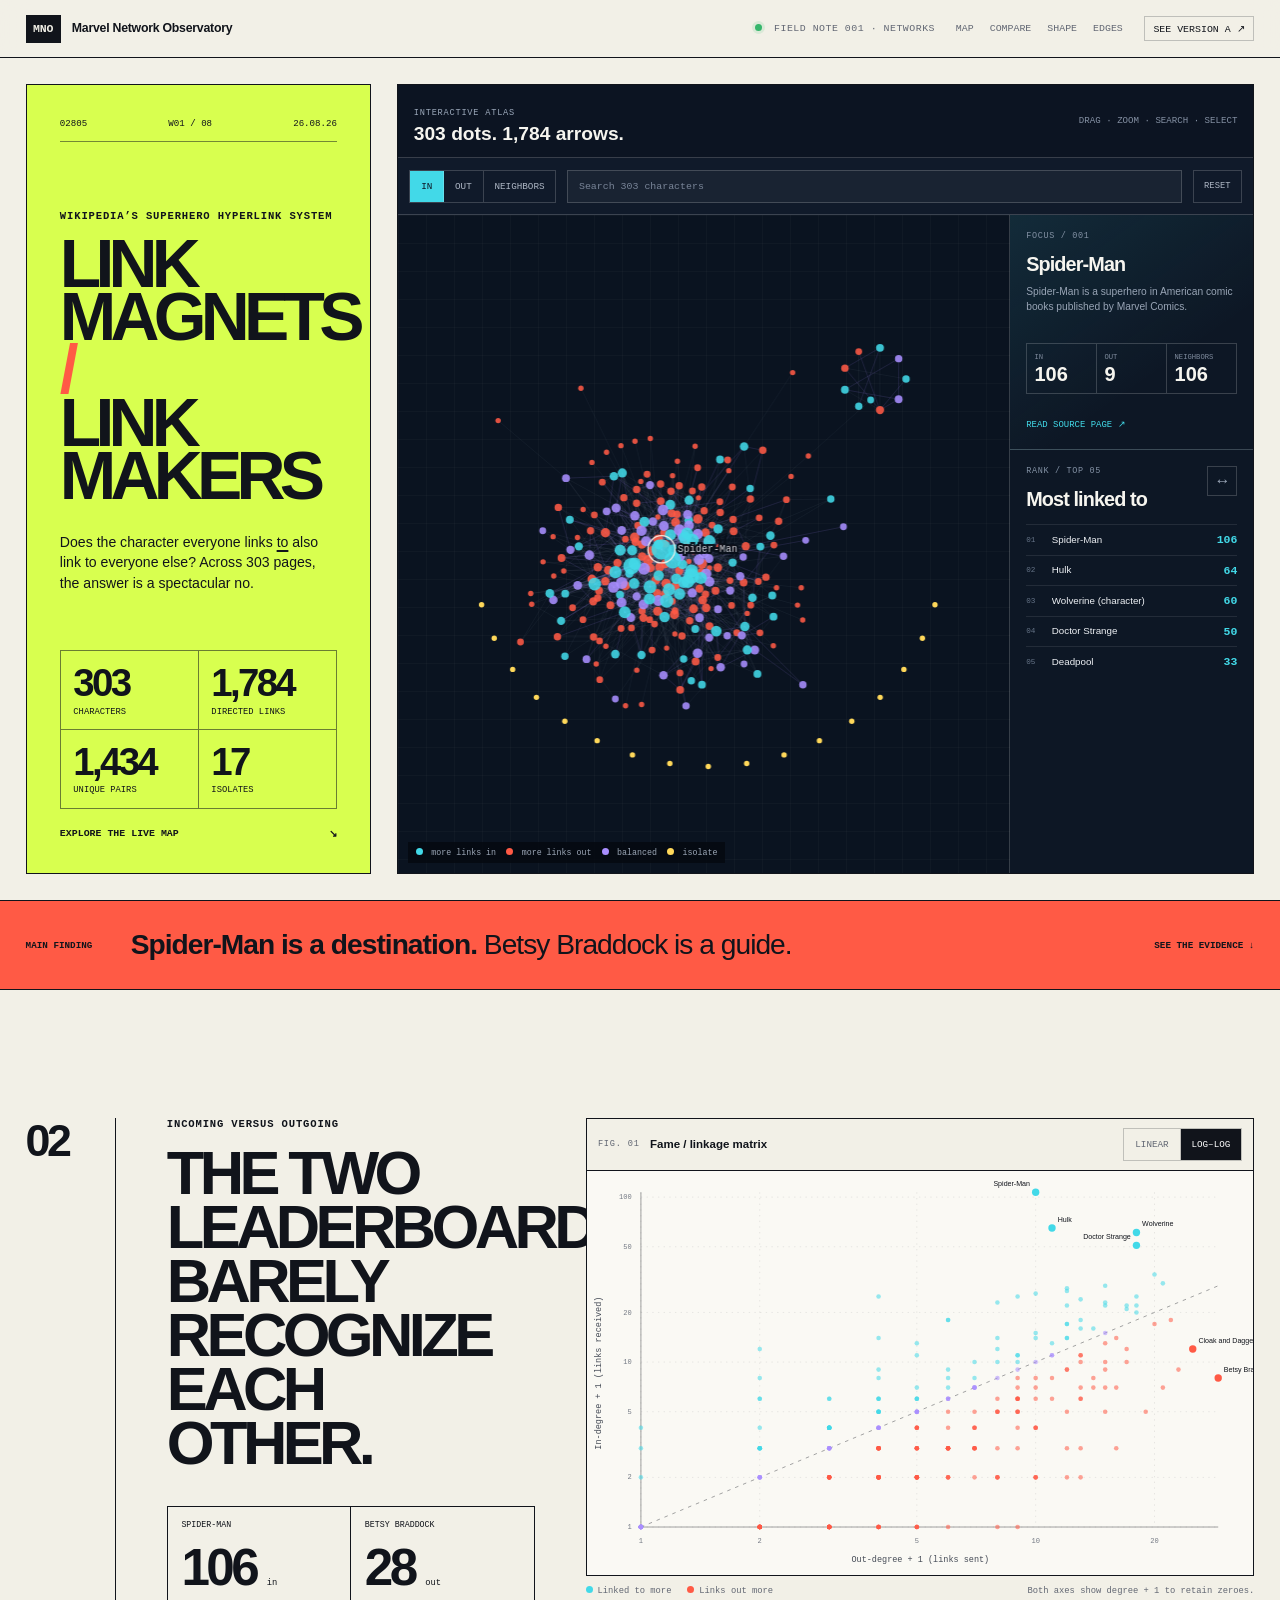
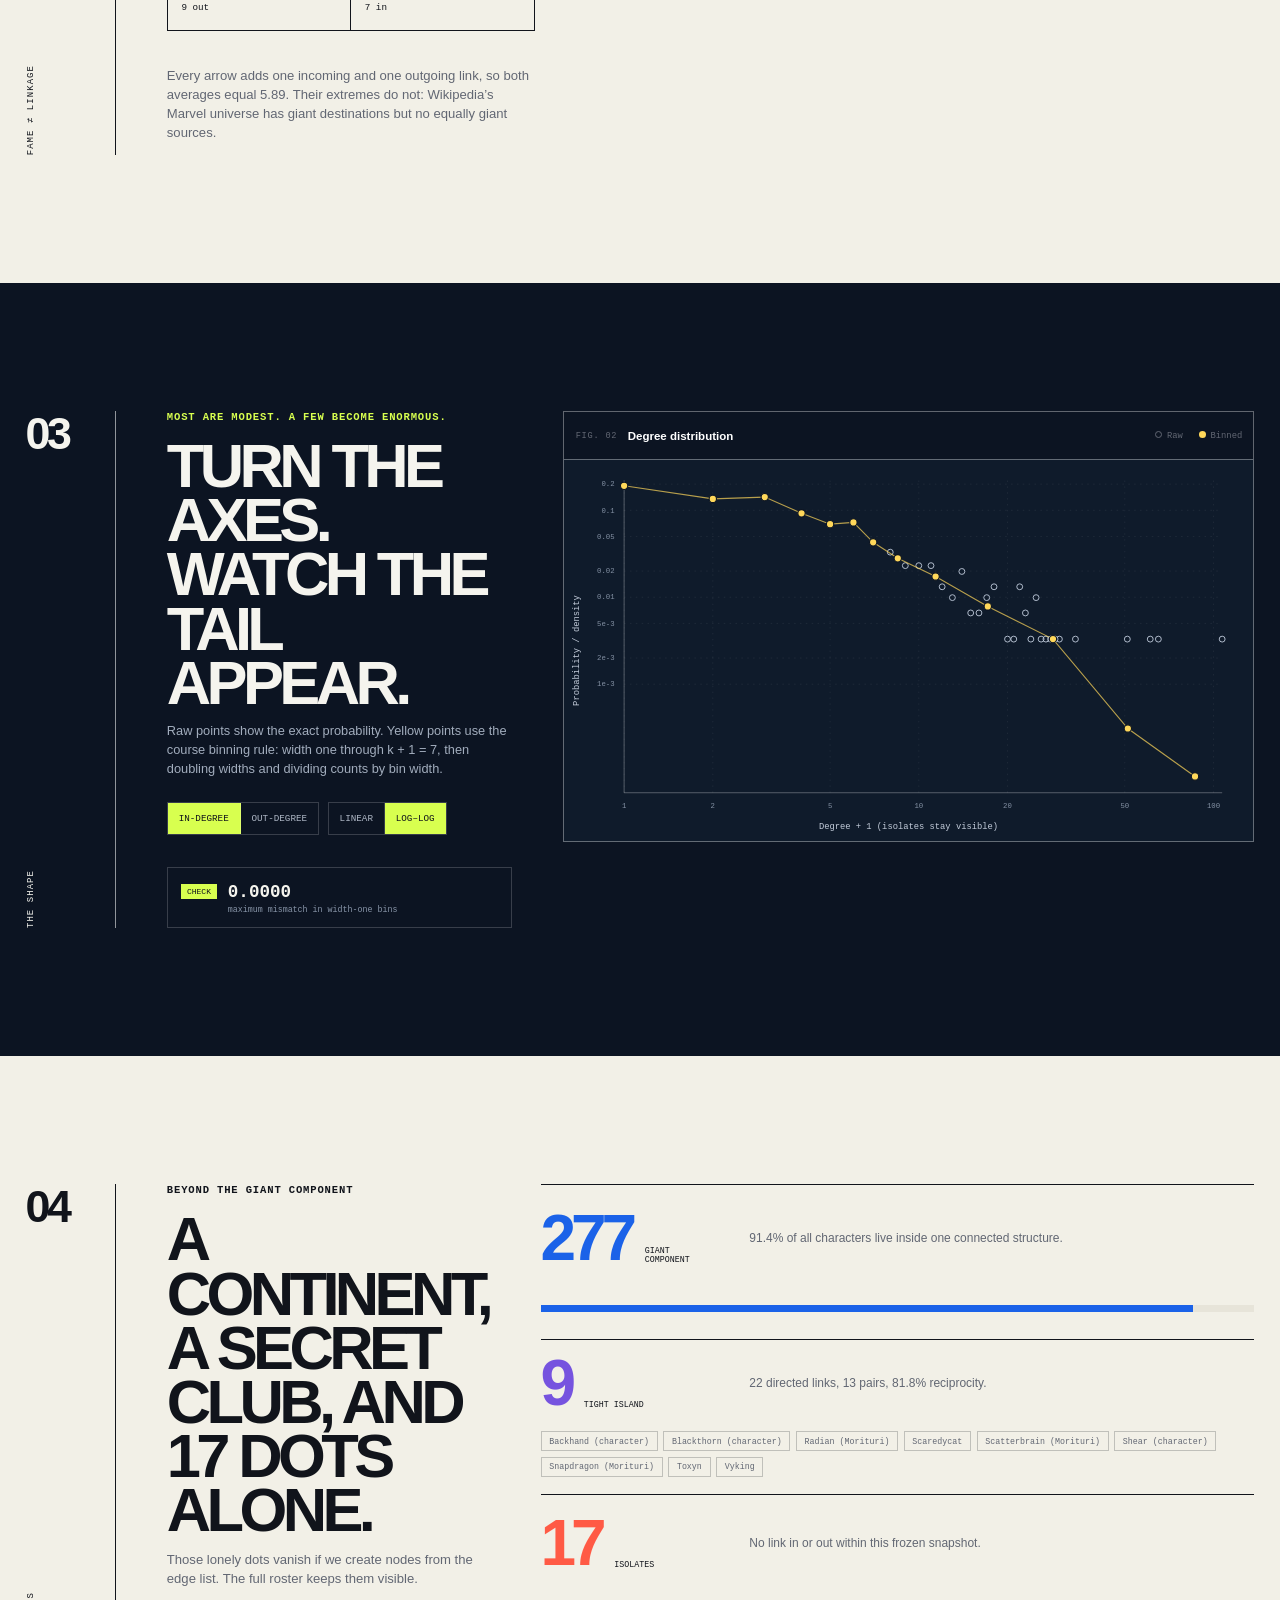
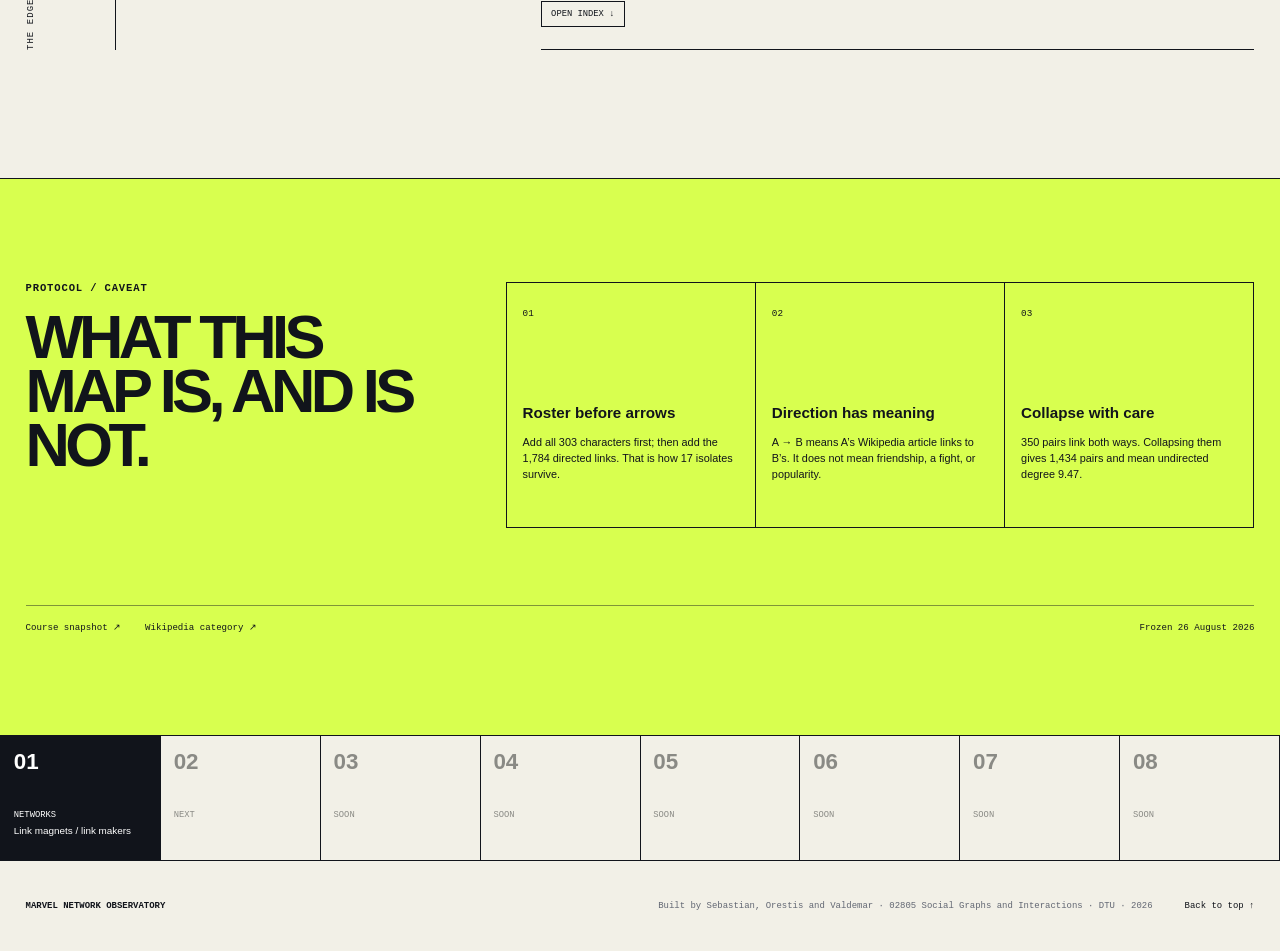
<file: versions/version-b/index.html>
<!doctype html>
<html lang="en">
  <head>
    <meta charset="utf-8" />
    <meta name="viewport" content="width=device-width, initial-scale=1, viewport-fit=cover" />
    <meta name="theme-color" content="#f2f0e7" />
    <meta name="description" content="Marvel Network Observatory: a field note on 303 superhero Wikipedia pages and the links between them." />
    <meta property="og:type" content="website" />
    <meta property="og:title" content="Marvel Network Observatory" />
    <meta property="og:description" content="Famous and talkative are not the same." />
    <meta property="og:url" content="https://valdemarnielsen.github.io/marvel-network-observatory/" />
    <meta property="og:image" content="https://valdemarnielsen.github.io/marvel-network-observatory/assets/og.png" />
    <meta name="twitter:card" content="summary_large_image" />
    <meta name="twitter:title" content="Marvel Network Observatory" />
    <meta name="twitter:description" content="Famous and talkative are not the same." />
    <meta name="twitter:image" content="https://valdemarnielsen.github.io/marvel-network-observatory/assets/og.png" />
    <title>Link Magnets / Link Makers · Marvel Network Observatory</title>
    <link rel="icon" href="assets/favicon.svg" type="image/svg+xml" />
    <link rel="stylesheet" href="assets/style.css" />
  </head>
  <body>
    <a class="skip-link" href="#network">Skip to the network</a>

    <header class="topbar">
      <a class="wordmark" href="#top"><span>MNO</span> Marvel Network Observatory</a>
      <div class="topbar-note"><span class="status-dot"></span> Field note 001 · Networks</div>
      <nav aria-label="Page sections">
        <a href="#network">Map</a><a href="#comparison">Compare</a><a href="#distribution">Shape</a><a href="#islands">Edges</a>
      </nav>
      <a class="version-link" href="../version-a/">See version A ↗</a>
    </header>

    <main id="top">
      <section class="workbench">
        <div class="intro-panel">
          <div class="edition-tag"><span>02805</span><span>W01 / 08</span><span>26.08.26</span></div>
          <p class="kicker">Wikipedia’s superhero hyperlink system</p>
          <h1>LINK<br />MAGNETS <i>/</i><br />LINK<br />MAKERS</h1>
          <p class="intro-copy">Does the character everyone links <em>to</em> also link to everyone else? Across 303 pages, the answer is a spectacular no.</p>
          <div class="stat-grid" aria-label="Dataset summary">
            <article><strong data-stat="nodes">303</strong><span>characters</span></article>
            <article><strong data-stat="directedEdges">1,784</strong><span>directed links</span></article>
            <article><strong data-stat="undirectedPairs">1,434</strong><span>unique pairs</span></article>
            <article><strong data-stat="isolates">17</strong><span>isolates</span></article>
          </div>
          <p class="scroll-note">Explore the live map <span aria-hidden="true">↘</span></p>
        </div>

        <section class="atlas-panel" id="network" aria-labelledby="network-title">
          <header class="atlas-titlebar">
            <div><span>INTERACTIVE ATLAS</span><h2 id="network-title">303 dots. 1,784 arrows.</h2></div>
            <p>Drag · zoom · search · select</p>
          </header>
          <div class="explorer-toolbar">
            <div class="segmented" role="group" aria-label="Size nodes by">
              <button type="button" class="is-active" data-network-metric="in">In</button>
              <button type="button" data-network-metric="out">Out</button>
              <button type="button" data-network-metric="degree">Neighbors</button>
            </div>
            <label class="search-control"><span class="sr-only">Find a character</span><input id="character-search" type="search" list="character-options" placeholder="Search 303 characters" autocomplete="off" /><datalist id="character-options"></datalist></label>
            <button class="icon-button" id="reset-network" type="button" title="Reset network view" aria-label="Reset network view">Reset</button>
          </div>
          <div class="atlas-body">
            <div class="network-stage" id="network-stage">
              <canvas id="network-canvas" aria-label="Interactive map of the Marvel Wikipedia character network"></canvas>
              <div class="data-status" id="data-status" role="status">Mapping 303 characters…</div>
              <div class="chart-tooltip" id="network-tooltip" role="tooltip" hidden></div>
              <div class="network-key" aria-hidden="true"><span><i class="key-in"></i> more links in</span><span><i class="key-out"></i> more links out</span><span><i class="key-mutual"></i> balanced</span><span><i class="key-isolate"></i> isolate</span></div>
            </div>
            <aside class="atlas-sidebar">
              <article class="character-card" id="character-card" aria-live="polite">
                <p class="micro-label">FOCUS / 001</p>
                <h3 id="selected-name">Spider-Man</h3>
                <p class="selected-description" id="selected-description">The network’s largest destination.</p>
                <dl class="character-stats"><div><dt>IN</dt><dd id="selected-in">106</dd></div><div><dt>OUT</dt><dd id="selected-out">9</dd></div><div><dt>NEIGHBORS</dt><dd id="selected-degree">106</dd></div></dl>
                <a id="selected-link" href="https://en.wikipedia.org/wiki/Spider-Man" target="_blank" rel="noreferrer">Read source page ↗</a>
              </article>
              <article class="leaderboard-card">
                <div class="leaderboard-head"><div><p class="micro-label">RANK / TOP 05</p><h3 id="leaderboard-title">Most linked to</h3></div><button class="swap-button" id="swap-leaderboard" type="button" aria-label="Switch leaderboard to links out">↔</button></div>
                <ol class="leaderboard" id="leaderboard"></ol>
              </article>
            </aside>
          </div>
        </section>
      </section>

      <section class="finding-strip" aria-label="Main finding">
        <span>MAIN FINDING</span>
        <p><strong>Spider-Man is a destination.</strong> Betsy Braddock is a guide.</p>
        <a href="#comparison">See the evidence ↓</a>
      </section>

      <section class="comparison-section section-wide" id="comparison">
        <div class="section-index"><span>02</span><p>FAME ≠ LINKAGE</p></div>
        <div class="comparison-copy">
          <p class="kicker">Incoming versus outgoing</p>
          <h2>The two leaderboards barely recognize each other.</h2>
          <div class="duel-numbers">
            <article><p>SPIDER-MAN</p><strong>106 <small>in</small></strong><span>9 out</span></article>
            <article><p>BETSY BRADDOCK</p><strong>28 <small>out</small></strong><span>7 in</span></article>
          </div>
          <p class="body-copy">Every arrow adds one incoming and one outgoing link, so both averages equal 5.89. Their extremes do not: Wikipedia’s Marvel universe has giant destinations but no equally giant sources.</p>
        </div>
        <div class="scatter-module">
          <div class="module-head"><div><span>FIG. 01</span><strong>Fame / linkage matrix</strong></div><div class="segmented light" role="group" aria-label="Scatterplot scale"><button type="button" data-scatter-scale="linear">Linear</button><button type="button" class="is-active" data-scatter-scale="log">Log–log</button></div></div>
          <div class="chart-card scatter-card"><svg id="scatter-chart" viewBox="0 0 940 570" role="img" aria-label="Scatterplot comparing each character's in-degree and out-degree"></svg><div class="chart-tooltip" id="scatter-tooltip" role="tooltip" hidden></div></div>
          <div class="figure-key"><p><i class="swatch cyan"></i>Linked to more</p><p><i class="swatch coral"></i>Links out more</p><p>Both axes show degree + 1 to retain zeroes.</p></div>
        </div>
      </section>

      <section class="distribution-section" id="distribution">
        <div class="distribution-grid section-wide">
          <div class="section-index inverse"><span>03</span><p>THE SHAPE</p></div>
          <header class="distribution-copy">
            <p class="kicker">Most are modest. A few become enormous.</p>
            <h2>Turn the axes. Watch the tail appear.</h2>
            <p>Raw points show the exact probability. Yellow points use the course binning rule: width one through k + 1 = 7, then doubling widths and dividing counts by bin width.</p>
            <div class="chart-controls">
              <div class="segmented dark" role="group" aria-label="Degree direction"><button type="button" class="is-active" data-dist-metric="in">In-degree</button><button type="button" data-dist-metric="out">Out-degree</button></div>
              <div class="segmented dark" role="group" aria-label="Distribution scale"><button type="button" data-dist-scale="linear">Linear</button><button type="button" class="is-active" data-dist-scale="log">Log–log</button></div>
            </div>
            <div class="binning-check"><span>CHECK</span><strong>0.0000</strong><p>maximum mismatch in width-one bins</p></div>
          </header>
          <div class="distribution-module">
            <div class="module-head dark-head"><div><span>FIG. 02</span><strong>Degree distribution</strong></div><div class="figure-key compact"><p><i class="swatch raw"></i>Raw</p><p><i class="swatch binned"></i>Binned</p></div></div>
            <div class="chart-card distribution-card"><svg id="distribution-chart" viewBox="0 0 940 520" role="img" aria-label="Degree distribution with raw and width-normalized binned values"></svg><div class="chart-tooltip" id="distribution-tooltip" role="tooltip" hidden></div></div>
          </div>
        </div>
      </section>

      <section class="edges-section section-wide" id="islands">
        <div class="section-index"><span>04</span><p>THE EDGES</p></div>
        <header class="edges-copy"><p class="kicker">Beyond the giant component</p><h2>A continent, a secret club, and 17 dots alone.</h2><p>Those lonely dots vanish if we create nodes from the edge list. The full roster keeps them visible.</p></header>
        <div class="component-ledger">
          <article class="component-row giant-row"><div><strong>277</strong><span>GIANT COMPONENT</span></div><p>91.4% of all characters live inside one connected structure.</p><div class="ledger-bar"><i style="--size:91.4%"></i></div></article>
          <article class="component-row island-row"><div><strong>9</strong><span>TIGHT ISLAND</span></div><p>22 directed links, 13 pairs, 81.8% reciprocity.</p><div class="name-cloud" id="island-list"></div></article>
          <article class="component-row isolate-row"><div><strong>17</strong><span>ISOLATES</span></div><p>No link in or out within this frozen snapshot.</p><button class="reveal-button" id="reveal-isolates" type="button" aria-expanded="false" aria-controls="isolate-list">Open index ↓</button></article>
          <div class="isolate-drawer" id="isolate-list" hidden></div>
        </div>
      </section>

      <section class="method-section" id="method">
        <div class="method-inner section-wide">
          <div class="method-heading"><p class="kicker">Protocol / caveat</p><h2>What this map is, and is not.</h2></div>
          <div class="method-notes">
            <article><span>01</span><h3>Roster before arrows</h3><p>Add all 303 characters first; then add the 1,784 directed links. That is how 17 isolates survive.</p></article>
            <article><span>02</span><h3>Direction has meaning</h3><p>A → B means A’s Wikipedia article links to B’s. It does not mean friendship, a fight, or popularity.</p></article>
            <article><span>03</span><h3>Collapse with care</h3><p>350 pairs link both ways. Collapsing them gives 1,434 pairs and mean undirected degree 9.47.</p></article>
          </div>
          <div class="source-line"><a href="https://sunelehmann.com/socialgraphs2026-web/data/" target="_blank" rel="noreferrer">Course snapshot ↗</a><a href="https://en.wikipedia.org/wiki/Category:Marvel_Comics_superheroes" target="_blank" rel="noreferrer">Wikipedia category ↗</a><span>Frozen 26 August 2026</span></div>
        </div>
      </section>

      <section class="week-tape" aria-label="Eight-week course progress">
        <article class="active"><span>01</span><strong>NETWORKS</strong><p>Link magnets / link makers</p></article>
        <article><span>02</span><strong>NEXT</strong></article><article><span>03</span><strong>SOON</strong></article><article><span>04</span><strong>SOON</strong></article><article><span>05</span><strong>SOON</strong></article><article><span>06</span><strong>SOON</strong></article><article><span>07</span><strong>SOON</strong></article><article><span>08</span><strong>SOON</strong></article>
      </section>
    </main>

    <footer><span>MARVEL NETWORK OBSERVATORY</span><p>Built by Sebastian, Orestis and Valdemar · 02805 Social Graphs and Interactions · DTU · 2026</p><a href="#top">Back to top ↑</a></footer>
    <script src="assets/site.js"></script>
  </body>
</html>
</file>
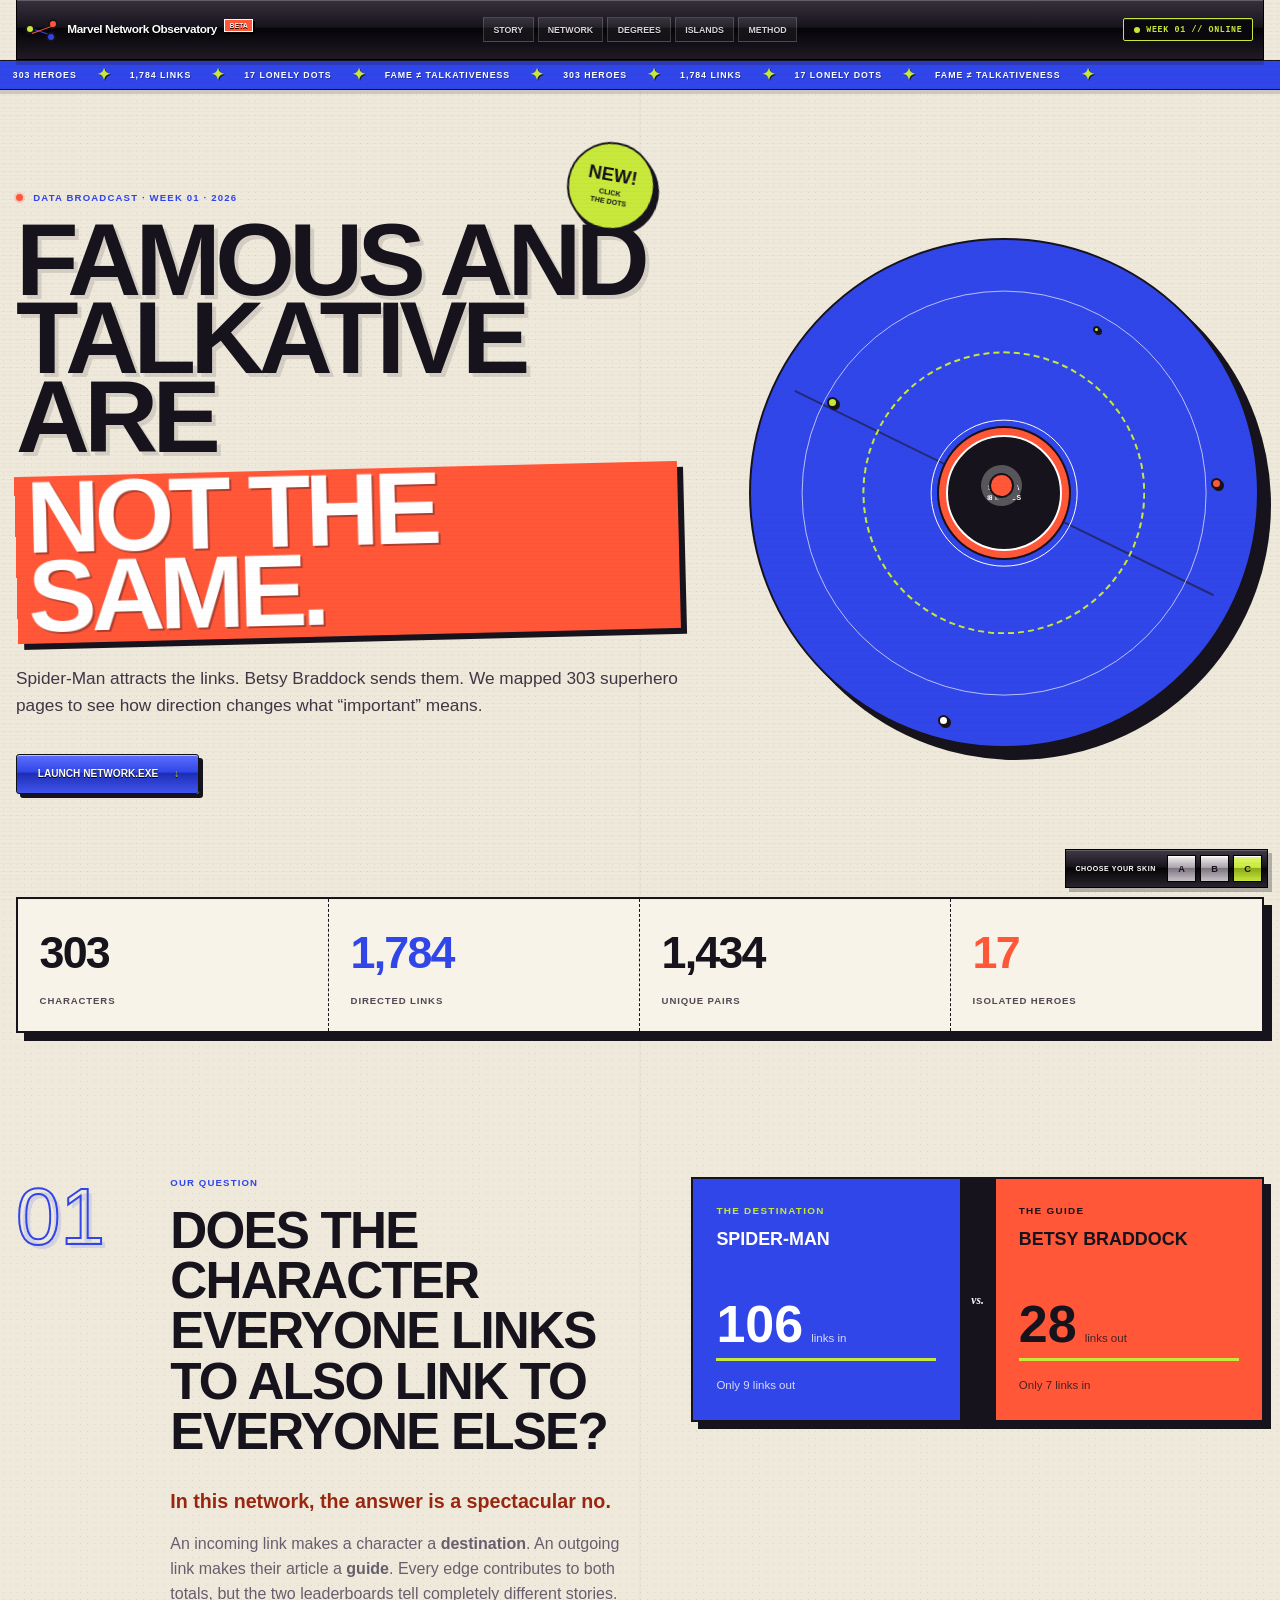
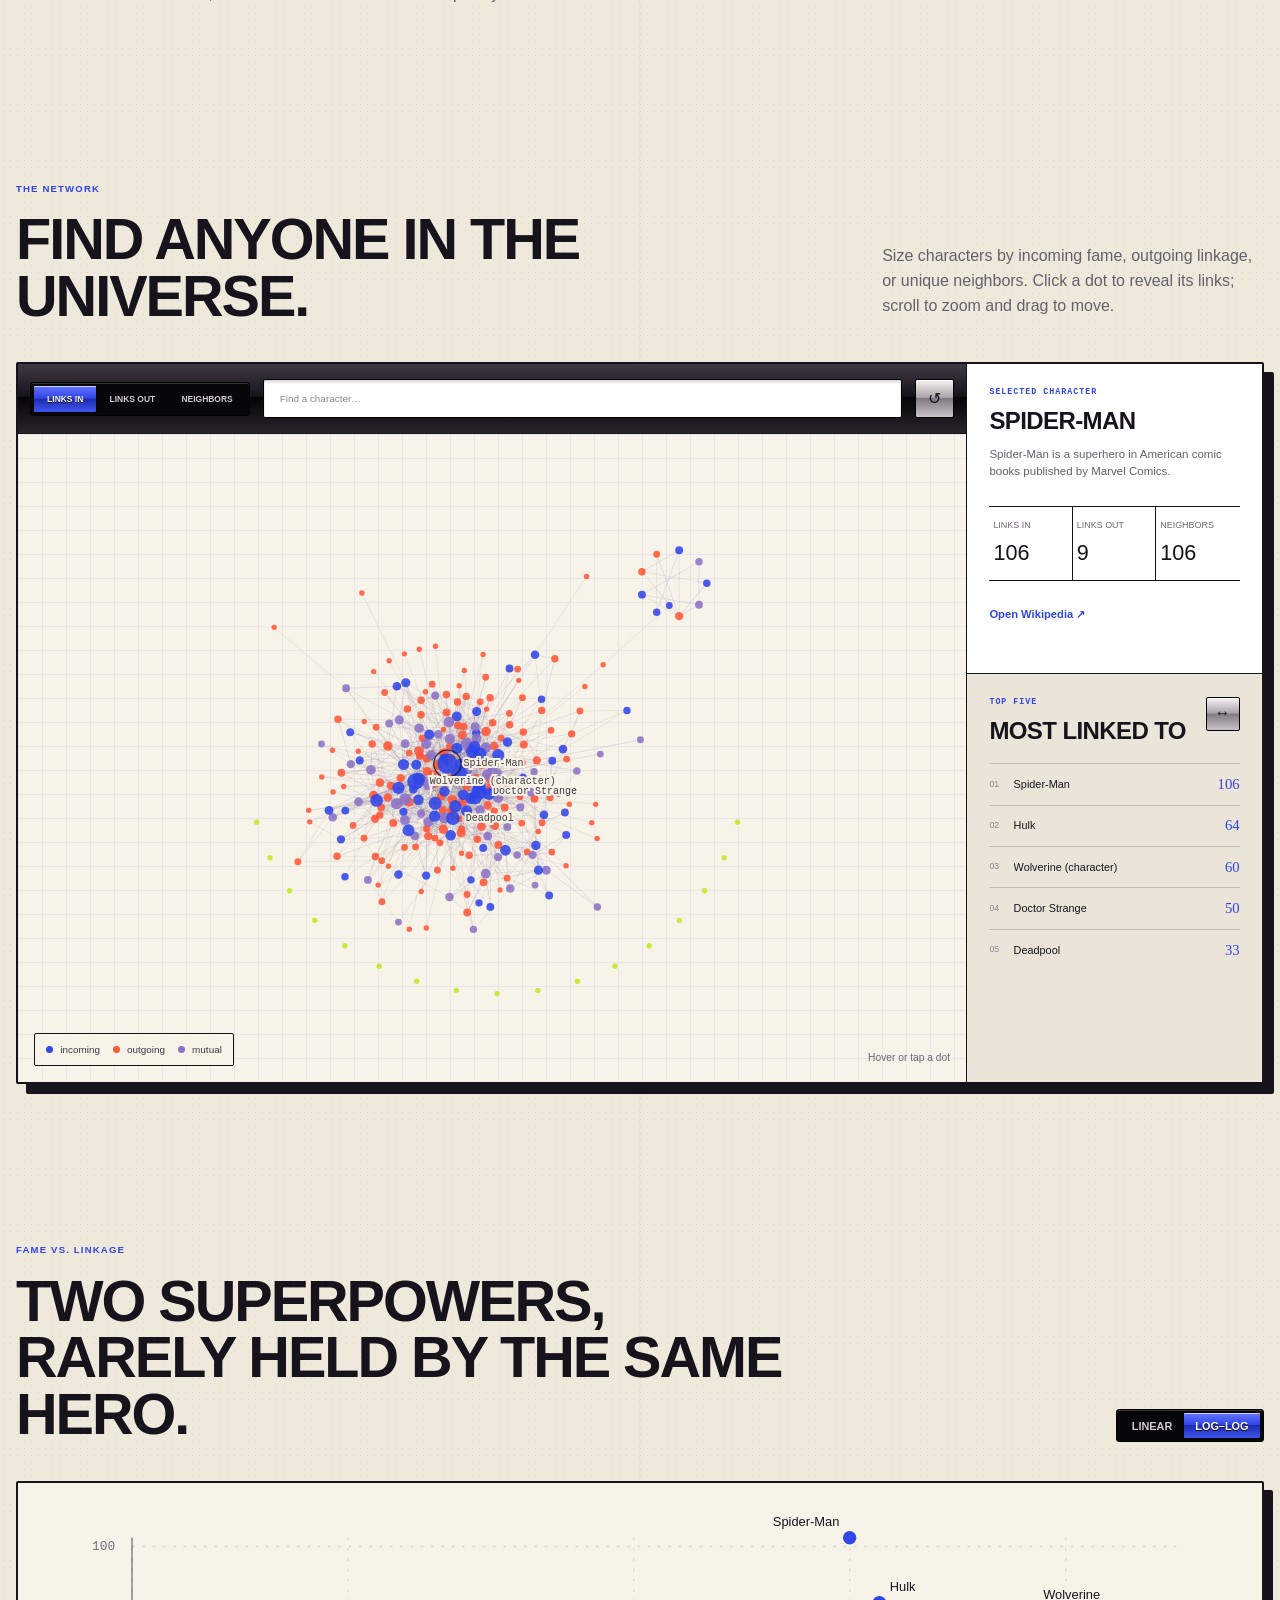
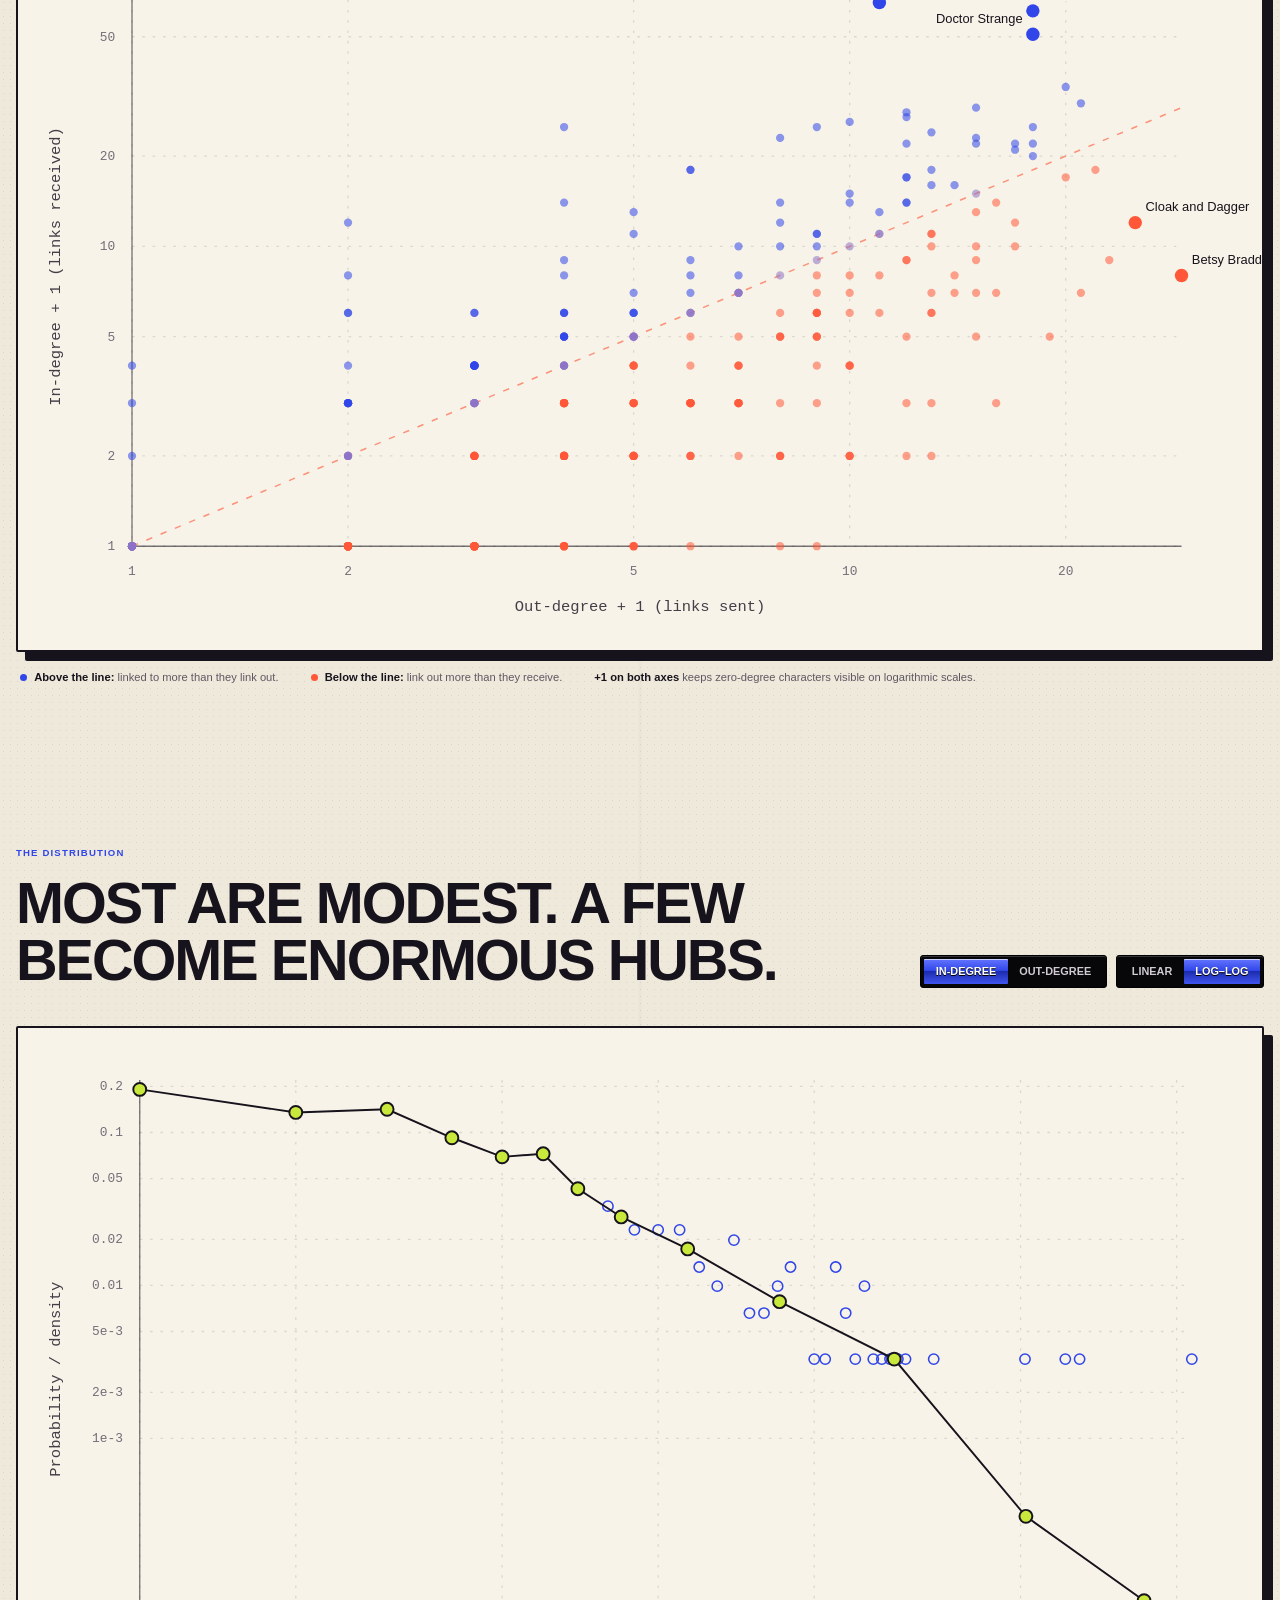
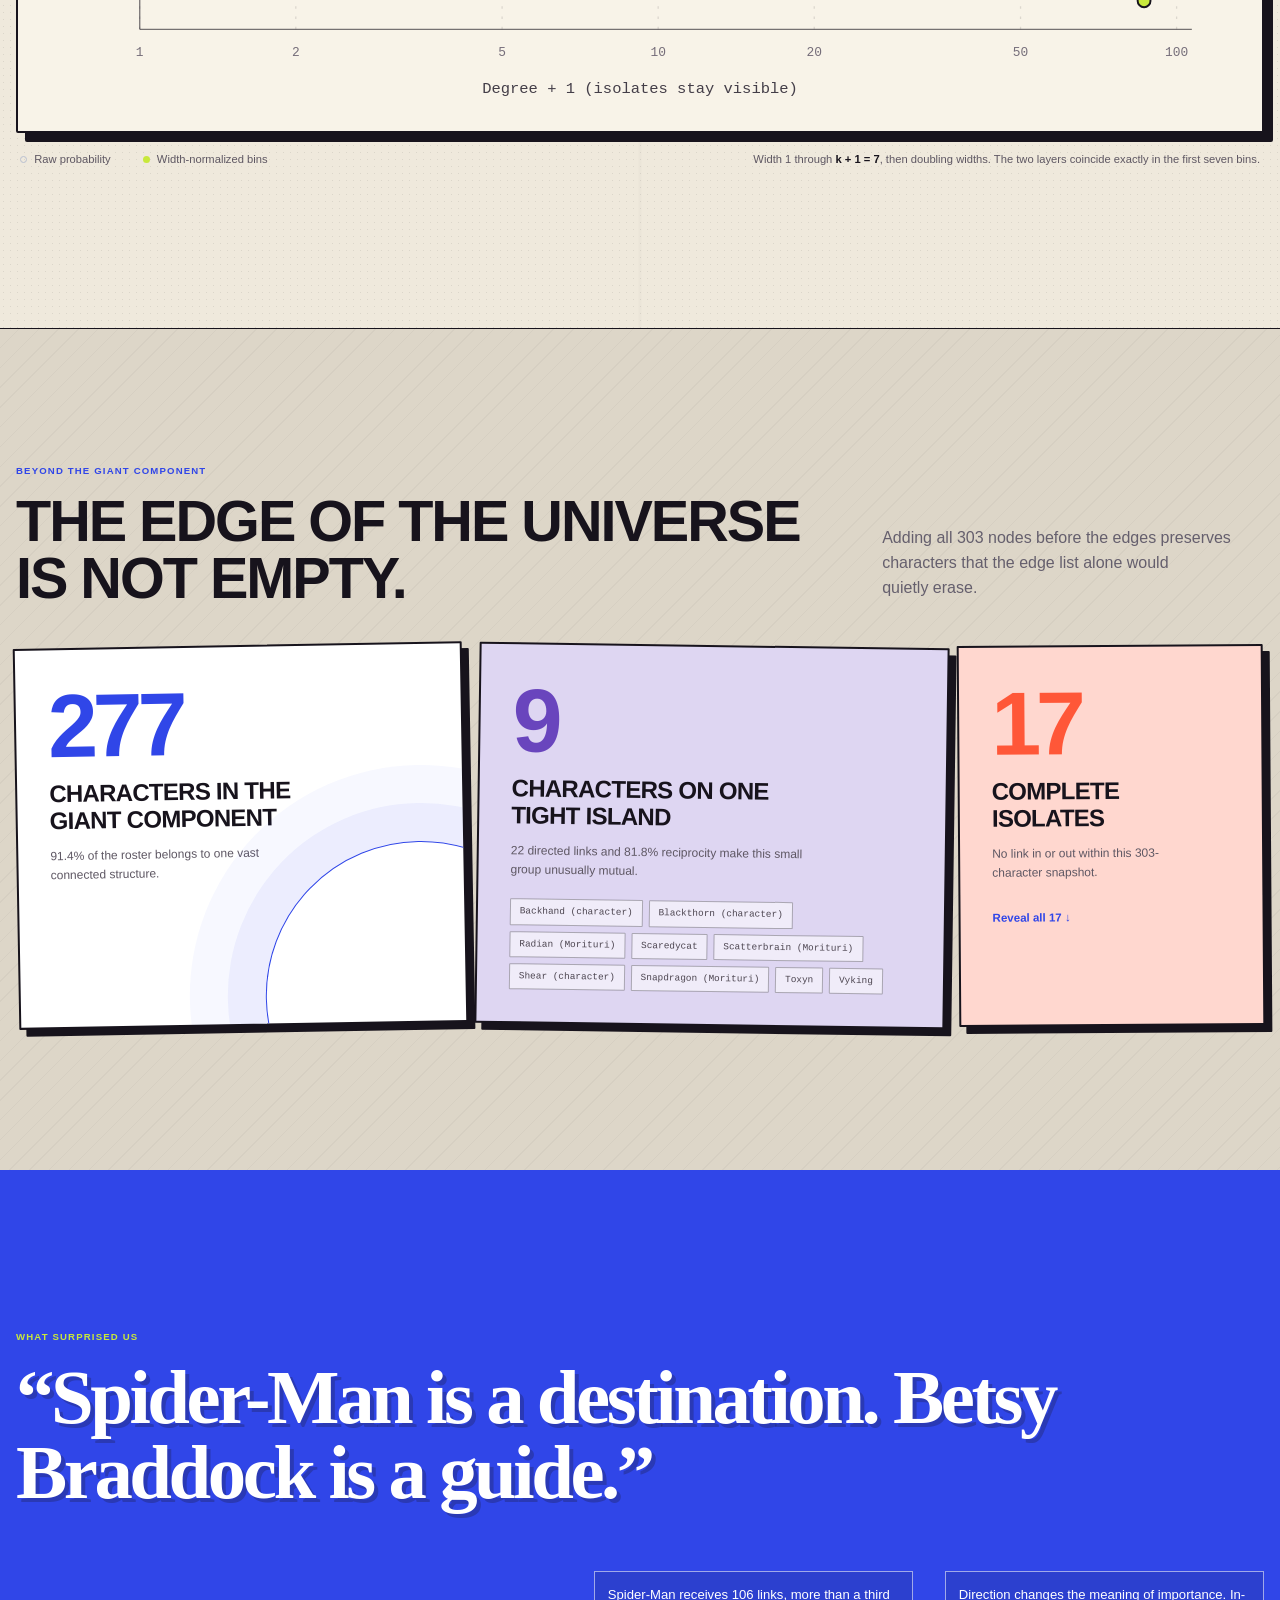
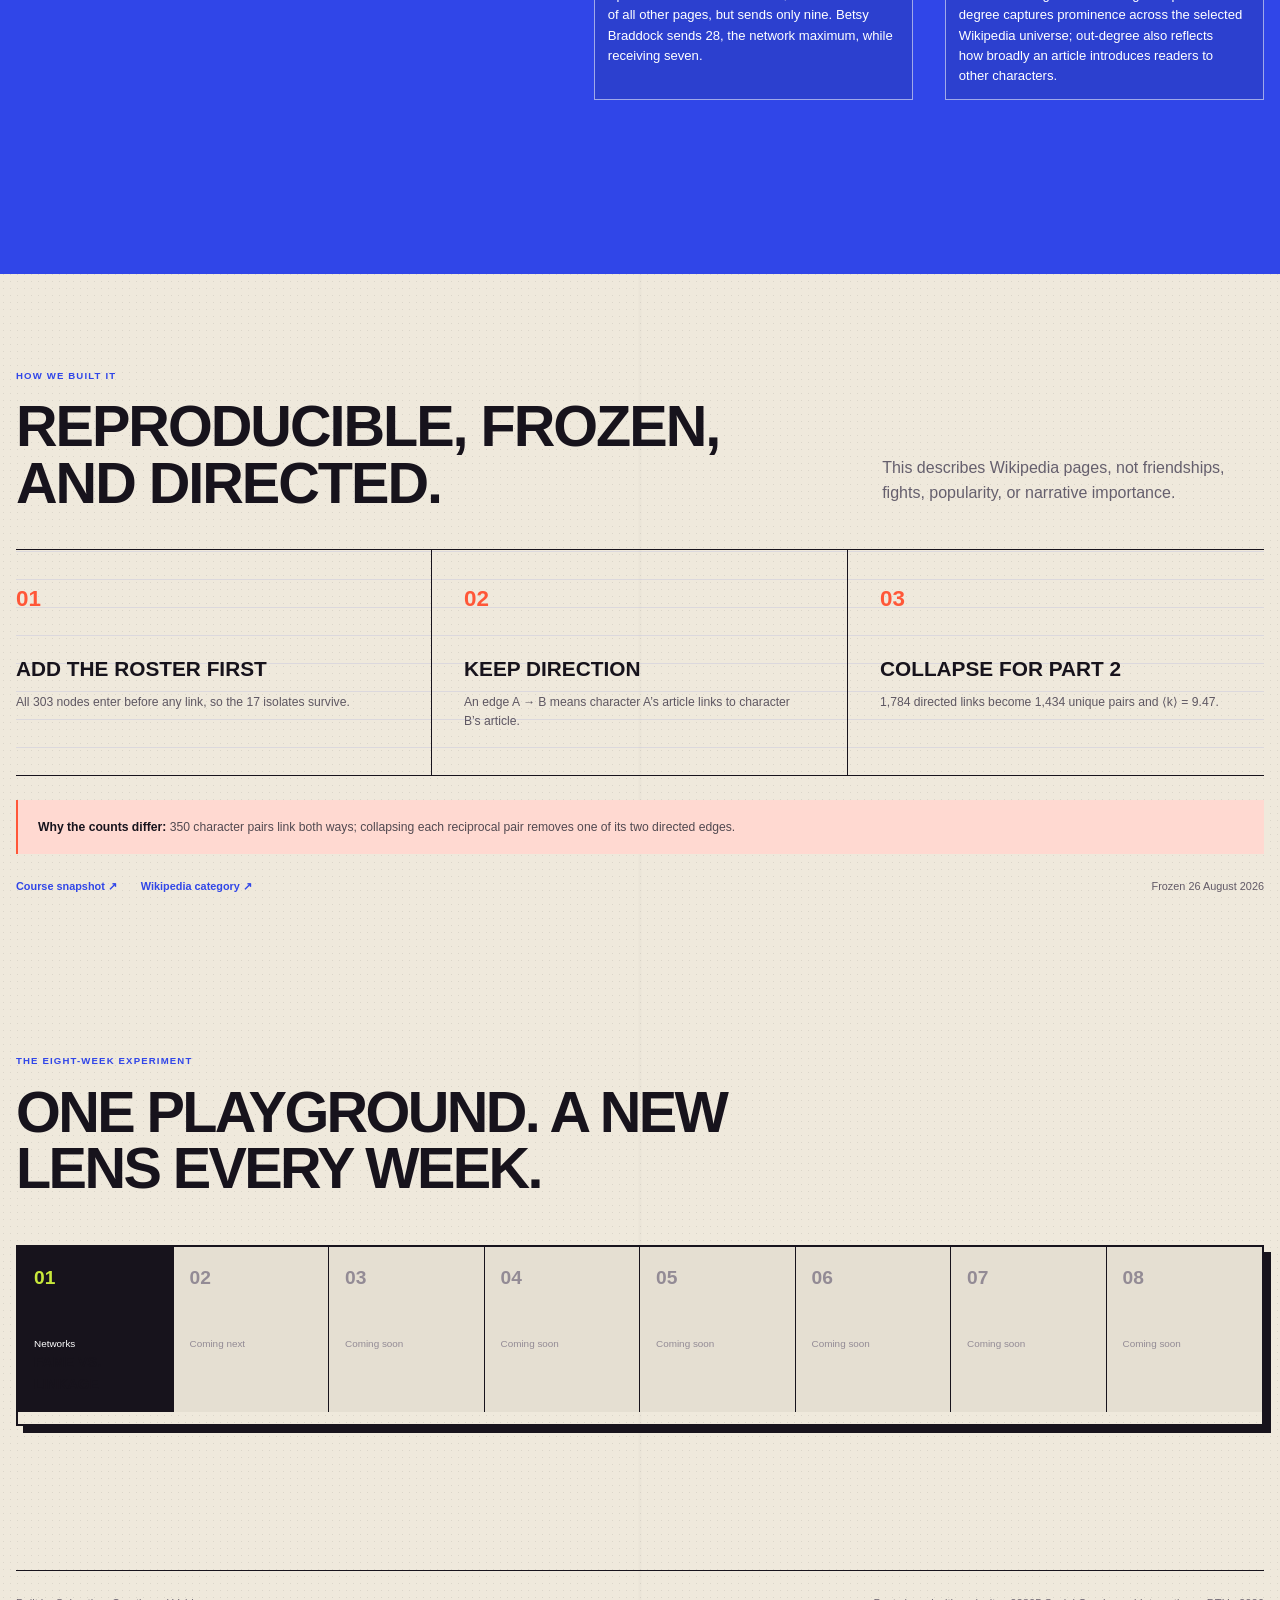
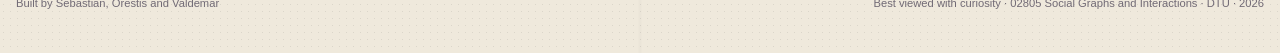
<file: versions/version-c/index.html>
<!doctype html>
<html lang="en">
  <head>
    <meta charset="utf-8" />
    <meta name="viewport" content="width=device-width, initial-scale=1" />
    <meta name="theme-color" content="#efe9dc" />
    <meta name="description" content="Marvel Network Observatory: an interactive Week 1 exploration of 303 superhero Wikipedia pages and the links between them." />
    <meta property="og:type" content="website" />
    <meta property="og:title" content="Marvel Network Observatory" />
    <meta property="og:description" content="Famous and talkative are not the same." />
    <meta property="og:url" content="https://valdemarnielsen.github.io/marvel-network-observatory/" />
    <meta property="og:image" content="https://valdemarnielsen.github.io/marvel-network-observatory/assets/og.png" />
    <meta name="twitter:card" content="summary_large_image" />
    <meta name="twitter:title" content="Marvel Network Observatory" />
    <meta name="twitter:description" content="Famous and talkative are not the same." />
    <meta name="twitter:image" content="https://valdemarnielsen.github.io/marvel-network-observatory/assets/og.png" />
    <title>Marvel Network Observatory // 2010 Remix</title>
    <link rel="icon" href="assets/favicon.svg" type="image/svg+xml" />
    <link rel="stylesheet" href="assets/style.css" />
    <link rel="stylesheet" href="assets/retro.css" />
  </head>
  <body class="retro-2010">
    <a class="skip-link" href="#story">Skip to the story</a>

    <header class="site-header">
      <a class="brand" href="#top" aria-label="Marvel Network Observatory home">
        <span class="brand-mark" aria-hidden="true"><i></i><i></i><i></i></span>
        <span>Marvel Network Observatory <sup>BETA</sup></span>
      </a>
      <nav aria-label="Main navigation">
        <a href="#story">Story</a><a href="#network">Network</a><a href="#degrees">Degrees</a><a href="#islands">Islands</a><a href="#method">Method</a>
      </nav>
      <span class="week-chip"><i></i> Week 01 // Online</span>
    </header>

    <div class="retro-ticker" aria-hidden="true">
      <div><span>303 HEROES</span><b>✦</b><span>1,784 LINKS</span><b>✦</b><span>17 LONELY DOTS</span><b>✦</b><span>FAME ≠ TALKATIVENESS</span><b>✦</b><span>303 HEROES</span><b>✦</b><span>1,784 LINKS</span><b>✦</b><span>17 LONELY DOTS</span><b>✦</b><span>FAME ≠ TALKATIVENESS</span><b>✦</b></div>
    </div>

    <main id="top">
      <section class="hero" id="story">
        <div class="hero-copy">
          <p class="eyebrow"><span class="live-pip"></span> Data broadcast · Week 01 · 2026</p>
          <span class="new-sticker" aria-hidden="true">NEW!<small>click<br />the dots</small></span>
          <h1>Famous and talkative are <em>not the same.</em></h1>
          <p class="dek">Spider-Man attracts the links. Betsy Braddock sends them. We mapped 303 superhero pages to see how direction changes what “important” means.</p>
          <a class="primary-action" href="#network">Launch network.exe <span aria-hidden="true">↓</span></a>
        </div>
        <div class="hero-orbit" aria-hidden="true">
          <div class="orbit orbit-a"></div><div class="orbit orbit-b"></div><div class="orbit orbit-c"></div>
          <span class="hero-node node-a"></span><span class="hero-node node-b"></span><span class="hero-node node-c"></span><span class="hero-node node-d"></span><span class="hero-node node-core"></span>
        </div>
      </section>

      <section class="metric-strip" aria-label="Dataset summary">
        <article><strong data-stat="nodes">303</strong><span>characters</span></article>
        <article><strong data-stat="directedEdges">1,784</strong><span>directed links</span></article>
        <article><strong data-stat="undirectedPairs">1,434</strong><span>unique pairs</span></article>
        <article><strong data-stat="isolates">17</strong><span>isolated heroes</span></article>
      </section>

      <section class="story-intro section-shell">
        <div class="section-number">01</div>
        <div class="story-copy">
          <p class="eyebrow">Our question</p>
          <h2>Does the character everyone links to also link to everyone else?</h2>
          <p class="lead-copy">In this network, the answer is a spectacular no.</p>
          <p>An incoming link makes a character a <strong>destination</strong>. An outgoing link makes their article a <strong>guide</strong>. Every edge contributes to both totals, but the two leaderboards tell completely different stories.</p>
        </div>
        <div class="duel" aria-label="Spider-Man and Betsy Braddock degree comparison">
          <article class="duel-card destination-card">
            <p>THE DESTINATION</p><h3>Spider-Man</h3>
            <div class="duel-score"><strong>106</strong><span>links in</span></div>
            <div class="mini-meter"><i style="--meter: 100%"></i></div><span class="duel-detail">Only 9 links out</span>
          </article>
          <span class="versus">vs.</span>
          <article class="duel-card guide-card">
            <p>THE GUIDE</p><h3>Betsy Braddock</h3>
            <div class="duel-score"><strong>28</strong><span>links out</span></div>
            <div class="mini-meter"><i style="--meter: 100%"></i></div><span class="duel-detail">Only 7 links in</span>
          </article>
        </div>
      </section>

      <section class="network-section section-shell" id="network">
        <header class="section-heading">
          <div><p class="eyebrow">The network</p><h2>Find anyone in the universe.</h2></div>
          <p>Size characters by incoming fame, outgoing linkage, or unique neighbors. Click a dot to reveal its links; scroll to zoom and drag to move.</p>
        </header>
        <div class="explorer-shell">
          <div class="explorer-main">
            <div class="explorer-toolbar">
              <div class="segmented" role="group" aria-label="Size nodes by">
                <button type="button" class="is-active" data-network-metric="in">Links in</button>
                <button type="button" data-network-metric="out">Links out</button>
                <button type="button" data-network-metric="degree">Neighbors</button>
              </div>
              <label class="search-control"><span class="sr-only">Find a character</span><input id="character-search" type="search" list="character-options" placeholder="Find a character…" autocomplete="off" /><datalist id="character-options"></datalist></label>
              <button class="icon-button" id="reset-network" type="button" title="Reset network view" aria-label="Reset network view">↺</button>
            </div>
            <div class="network-stage" id="network-stage">
              <canvas id="network-canvas" aria-label="Interactive map of the Marvel Wikipedia character network"></canvas>
              <div class="data-status" id="data-status" role="status">Loading the 303-character universe…</div>
              <div class="chart-tooltip" id="network-tooltip" role="tooltip" hidden></div>
              <div class="network-key" aria-hidden="true"><span><i class="key-in"></i> incoming</span><span><i class="key-out"></i> outgoing</span><span><i class="key-mutual"></i> mutual</span></div>
              <span class="interaction-hint">Hover or tap a dot</span>
            </div>
          </div>
          <aside class="explorer-aside">
            <article class="character-card" id="character-card" aria-live="polite">
              <p class="card-kicker">Selected character</p><h3 id="selected-name">Spider-Man</h3>
              <p class="selected-description" id="selected-description">The network’s largest destination.</p>
              <dl class="character-stats"><div><dt>Links in</dt><dd id="selected-in">106</dd></div><div><dt>Links out</dt><dd id="selected-out">9</dd></div><div><dt>Neighbors</dt><dd id="selected-degree">106</dd></div></dl>
              <a id="selected-link" href="https://en.wikipedia.org/wiki/Spider-Man" target="_blank" rel="noreferrer">Open Wikipedia <span aria-hidden="true">↗</span></a>
            </article>
            <article class="leaderboard-card">
              <div class="leaderboard-head"><div><p class="card-kicker">Top five</p><h3 id="leaderboard-title">Most linked to</h3></div><button class="swap-button" id="swap-leaderboard" type="button" aria-label="Switch leaderboard to links out">↔</button></div>
              <ol class="leaderboard" id="leaderboard"></ol>
            </article>
          </aside>
        </div>
      </section>

      <section class="scatter-section section-shell" id="degrees">
        <header class="section-heading compact-heading">
          <div><p class="eyebrow">Fame vs. linkage</p><h2>Two superpowers, rarely held by the same hero.</h2></div>
          <div class="segmented small" role="group" aria-label="Scatterplot scale"><button type="button" data-scatter-scale="linear">Linear</button><button type="button" class="is-active" data-scatter-scale="log">Log–log</button></div>
        </header>
        <div class="chart-card scatter-card"><svg id="scatter-chart" viewBox="0 0 940 570" role="img" aria-label="Scatterplot comparing each character's in-degree and out-degree"></svg><div class="chart-tooltip" id="scatter-tooltip" role="tooltip" hidden></div></div>
        <div class="chart-reading"><p><i class="swatch cyan"></i><strong>Above the line:</strong> linked to more than they link out.</p><p><i class="swatch coral"></i><strong>Below the line:</strong> link out more than they receive.</p><p><strong>+1 on both axes</strong> keeps zero-degree characters visible on logarithmic scales.</p></div>
      </section>

      <section class="distribution-section section-shell" id="distribution">
        <header class="section-heading compact-heading">
          <div><p class="eyebrow">The distribution</p><h2>Most are modest. A few become enormous hubs.</h2></div>
          <div class="chart-controls">
            <div class="segmented small" role="group" aria-label="Degree direction"><button type="button" class="is-active" data-dist-metric="in">In-degree</button><button type="button" data-dist-metric="out">Out-degree</button></div>
            <div class="segmented small" role="group" aria-label="Distribution scale"><button type="button" data-dist-scale="linear">Linear</button><button type="button" class="is-active" data-dist-scale="log">Log–log</button></div>
          </div>
        </header>
        <div class="chart-card distribution-card"><svg id="distribution-chart" viewBox="0 0 940 520" role="img" aria-label="Degree distribution with raw and logarithmically binned values"></svg><div class="chart-tooltip" id="distribution-tooltip" role="tooltip" hidden></div></div>
        <div class="chart-reading distribution-reading"><p><i class="swatch raw"></i>Raw probability</p><p><i class="swatch binned"></i>Width-normalized bins</p><p>Width 1 through <strong>k + 1 = 7</strong>, then doubling widths. The two layers coincide exactly in the first seven bins.</p></div>
      </section>

      <section class="islands-section" id="islands">
        <div class="section-shell islands-inner">
          <header class="section-heading"><div><p class="eyebrow">Beyond the giant component</p><h2>The edge of the universe is not empty.</h2></div><p>Adding all 303 nodes before the edges preserves characters that the edge list alone would quietly erase.</p></header>
          <div class="component-grid">
            <article class="component-card giant-card"><span class="component-orbit" aria-hidden="true"></span><strong>277</strong><h3>characters in the giant component</h3><p>91.4% of the roster belongs to one vast connected structure.</p></article>
            <article class="component-card island-card"><strong>9</strong><h3>characters on one tight island</h3><p>22 directed links and 81.8% reciprocity make this small group unusually mutual.</p><div class="name-cloud" id="island-list"></div></article>
            <article class="component-card isolates-card"><strong>17</strong><h3>complete isolates</h3><p>No link in or out within this 303-character snapshot.</p><button class="text-button" id="reveal-isolates" type="button" aria-expanded="false" aria-controls="isolate-list">Reveal all 17 <span aria-hidden="true">↓</span></button></article>
          </div>
          <div class="isolate-drawer" id="isolate-list" hidden></div>
        </div>
      </section>

      <section class="takeaway-section section-shell">
        <p class="eyebrow">What surprised us</p><blockquote>“Spider-Man is a destination. Betsy Braddock is a guide.”</blockquote>
        <div class="takeaway-copy"><p>Spider-Man receives 106 links, more than a third of all other pages, but sends only nine. Betsy Braddock sends 28, the network maximum, while receiving seven.</p><p>Direction changes the meaning of importance. In-degree captures prominence across the selected Wikipedia universe; out-degree also reflects how broadly an article introduces readers to other characters.</p></div>
      </section>

      <section class="method-section section-shell" id="method">
        <header class="section-heading"><div><p class="eyebrow">How we built it</p><h2>Reproducible, frozen, and directed.</h2></div><p>This describes Wikipedia pages, not friendships, fights, popularity, or narrative importance.</p></header>
        <div class="method-grid"><article><span>01</span><h3>Add the roster first</h3><p>All 303 nodes enter before any link, so the 17 isolates survive.</p></article><article><span>02</span><h3>Keep direction</h3><p>An edge A → B means character A’s article links to character B’s article.</p></article><article><span>03</span><h3>Collapse for Part 2</h3><p>1,784 directed links become 1,434 unique pairs and ⟨k⟩ = 9.47.</p></article></div>
        <p class="reconcile-note"><strong>Why the counts differ:</strong> 350 character pairs link both ways; collapsing each reciprocal pair removes one of its two directed edges.</p>
        <div class="source-row"><a href="https://sunelehmann.com/socialgraphs2026-web/data/" target="_blank" rel="noreferrer">Course snapshot <span aria-hidden="true">↗</span></a><a href="https://en.wikipedia.org/wiki/Category:Marvel_Comics_superheroes" target="_blank" rel="noreferrer">Wikipedia category <span aria-hidden="true">↗</span></a><span>Frozen 26 August 2026</span></div>
      </section>

      <section class="archive-section section-shell" aria-labelledby="archive-title">
        <p class="eyebrow">The eight-week experiment</p><h2 id="archive-title">One playground. A new lens every week.</h2>
        <div class="week-track" aria-label="Course post progress"><article class="week-card current"><span>01</span><p>Networks</p><strong>Fame vs. linkage</strong></article><article class="week-card"><span>02</span><p>Coming next</p></article><article class="week-card"><span>03</span><p>Coming soon</p></article><article class="week-card"><span>04</span><p>Coming soon</p></article><article class="week-card"><span>05</span><p>Coming soon</p></article><article class="week-card"><span>06</span><p>Coming soon</p></article><article class="week-card"><span>07</span><p>Coming soon</p></article><article class="week-card"><span>08</span><p>Coming soon</p></article></div>
      </section>
    </main>

    <div class="version-dock" aria-label="Compare design versions">
      <span>CHOOSE YOUR SKIN</span>
      <a href="../version-a/">A</a>
      <a href="../version-b/">B</a>
      <b aria-current="page">C</b>
    </div>

    <footer><span>Built by Sebastian, Orestis and Valdemar</span><span>Best viewed with curiosity · 02805 Social Graphs and Interactions · DTU · 2026</span></footer>
    <script src="assets/site.js"></script>
  </body>
</html>
</file>
<file: assets/style.css>
:root {
  color-scheme: dark;
  --ink: #f5f0e8;
  --muted: #a7adbd;
  --muted-2: #747c91;
  --bg: #080b14;
  --panel: #101522;
  --panel-2: #151b2b;
  --line: rgba(255, 255, 255, 0.12);
  --line-strong: rgba(255, 255, 255, 0.2);
  --cyan: #5ce1e6;
  --coral: #ff6b57;
  --violet: #a58cff;
  --yellow: #f4d35e;
  --max: 1240px;
  --radius: 22px;
}

* { box-sizing: border-box; }
html { scroll-behavior: smooth; scroll-padding-top: 90px; }
body {
  margin: 0;
  background:
    radial-gradient(circle at 72% 8%, rgba(89, 62, 160, 0.2), transparent 28rem),
    radial-gradient(circle at 12% 37%, rgba(31, 141, 150, 0.1), transparent 32rem),
    var(--bg);
  color: var(--ink);
  font-family: Inter, ui-sans-serif, system-ui, -apple-system, BlinkMacSystemFont, "Segoe UI", sans-serif;
  line-height: 1.55;
  overflow-x: hidden;
}

button, input { font: inherit; }
button { color: inherit; }
a { color: inherit; }
::selection { background: rgba(92, 225, 230, 0.25); }
.sr-only { position: absolute !important; width: 1px; height: 1px; overflow: hidden; clip: rect(0,0,0,0); white-space: nowrap; }
.skip-link { position: fixed; left: 1rem; top: -5rem; z-index: 50; background: var(--ink); color: var(--bg); padding: .75rem 1rem; }
.skip-link:focus { top: 1rem; }

.site-header {
  position: sticky;
  top: 0;
  z-index: 30;
  width: min(calc(100% - 2rem), var(--max));
  margin: 0 auto;
  min-height: 78px;
  display: grid;
  grid-template-columns: 1fr auto 1fr;
  align-items: center;
  gap: 1.5rem;
  border-bottom: 1px solid var(--line);
  background: rgba(8, 11, 20, 0.82);
  backdrop-filter: blur(18px);
}
.brand { display: inline-flex; align-items: center; gap: .7rem; text-decoration: none; font-size: .88rem; font-weight: 720; letter-spacing: -.01em; }
.brand-mark { position: relative; width: 29px; height: 20px; display: inline-block; flex: 0 0 auto; }
.brand-mark::before, .brand-mark::after { content: ""; position: absolute; height: 1px; background: rgba(92,225,230,.55); transform-origin: left center; }
.brand-mark::before { width: 25px; left: 4px; top: 8px; transform: rotate(18deg); }
.brand-mark::after { width: 23px; left: 5px; top: 13px; transform: rotate(-20deg); background: rgba(165,140,255,.55); }
.brand-mark i { position: absolute; width: 6px; height: 6px; border-radius: 50%; background: var(--cyan); box-shadow: 0 0 12px rgba(92,225,230,.8); }
.brand-mark i:nth-child(1) { left: 0; top: 6px; }
.brand-mark i:nth-child(2) { right: 0; top: 1px; background: var(--coral); }
.brand-mark i:nth-child(3) { right: 2px; bottom: 0; background: var(--violet); }
nav { display: flex; gap: 1.35rem; }
nav a { color: var(--muted); font-size: .78rem; text-decoration: none; transition: color .2s ease; }
nav a:hover, nav a:focus-visible { color: var(--ink); }
.week-chip { justify-self: end; border: 1px solid var(--line); border-radius: 999px; padding: .35rem .72rem; color: var(--muted); font-size: .69rem; letter-spacing: .08em; text-transform: uppercase; }

main { overflow: hidden; }
.section-shell { width: min(calc(100% - 2rem), var(--max)); margin-inline: auto; }
.hero {
  width: min(calc(100% - 2rem), var(--max));
  margin: 0 auto;
  min-height: 650px;
  display: grid;
  grid-template-columns: minmax(0, 1.12fr) minmax(340px, .88fr);
  align-items: center;
  gap: 4rem;
  padding: 6.5rem 0 5.5rem;
}
.eyebrow { margin: 0 0 1.1rem; color: var(--cyan); font-size: .7rem; font-weight: 800; letter-spacing: .17em; text-transform: uppercase; }
h1, h2 { margin: 0; font-family: Georgia, "Times New Roman", serif; font-weight: 500; letter-spacing: -.045em; line-height: .98; }
h1 { max-width: 830px; font-size: clamp(3.25rem, 6.8vw, 6.8rem); }
h1 em { color: var(--coral); font-weight: inherit; }
h2 { font-size: clamp(2.35rem, 4.5vw, 4.6rem); }
h3 { margin: 0; line-height: 1.16; }
p { text-wrap: pretty; }
.dek { max-width: 680px; margin: 1.8rem 0 2.2rem; color: #c6c9d2; font-size: clamp(1.03rem, 1.5vw, 1.3rem); }
.primary-action { display: inline-flex; gap: 1.4rem; align-items: center; border: 1px solid rgba(92,225,230,.4); background: rgba(92,225,230,.08); border-radius: 999px; padding: .85rem 1.15rem .85rem 1.3rem; color: var(--ink); text-decoration: none; font-size: .86rem; transition: background .2s ease, transform .2s ease; }
.primary-action:hover { background: rgba(92,225,230,.14); transform: translateY(-2px); }
.primary-action span { color: var(--cyan); }

.hero-orbit { position: relative; width: min(40vw, 510px); aspect-ratio: 1; justify-self: center; }
.orbit { position: absolute; inset: 50%; border: 1px solid rgba(255,255,255,.12); border-radius: 50%; transform: translate(-50%, -50%); }
.orbit-a { width: 95%; height: 95%; }
.orbit-b { width: 66%; height: 66%; border-color: rgba(165,140,255,.25); }
.orbit-c { width: 34%; height: 34%; border-color: rgba(92,225,230,.3); }
.hero-orbit::before, .hero-orbit::after { content: ""; position: absolute; left: 50%; top: 50%; width: 92%; height: 1px; background: linear-gradient(90deg, transparent, rgba(92,225,230,.35), transparent); transform: translate(-50%, -50%) rotate(26deg); }
.hero-orbit::after { transform: translate(-50%, -50%) rotate(-42deg); background: linear-gradient(90deg, transparent, rgba(255,107,87,.28), transparent); }
.hero-node { position: absolute; width: 11px; height: 11px; border-radius: 50%; background: var(--cyan); box-shadow: 0 0 22px currentColor; }
.node-a { left: 15%; top: 31%; color: var(--cyan); }.node-b { right: 7%; top: 47%; color: var(--coral); background: var(--coral); }.node-c { left: 37%; bottom: 4%; color: var(--violet); background: var(--violet); }.node-d { right: 31%; top: 17%; color: var(--yellow); background: var(--yellow); width: 7px; height: 7px; }.node-core { left: 47%; top: 46%; width: 25px; height: 25px; color: var(--coral); background: var(--coral); box-shadow: 0 0 45px rgba(255,107,87,.7); }

.metric-strip { width: min(calc(100% - 2rem), var(--max)); margin: 0 auto 9rem; display: grid; grid-template-columns: repeat(4, 1fr); border-top: 1px solid var(--line); border-bottom: 1px solid var(--line); }
.metric-strip article { padding: 1.5rem 1.2rem 1.6rem; border-right: 1px solid var(--line); }
.metric-strip article:first-child { padding-left: 0; }.metric-strip article:last-child { border-right: 0; }
.metric-strip strong { display: block; font-family: Georgia, serif; font-size: clamp(2rem, 3.5vw, 3.7rem); font-weight: 500; letter-spacing: -.04em; font-variant-numeric: tabular-nums; }
.metric-strip span { color: var(--muted); font-size: .75rem; letter-spacing: .09em; text-transform: uppercase; }

.story-intro { position: relative; display: grid; grid-template-columns: .18fr .82fr 1fr; gap: clamp(1.5rem, 4vw, 4.5rem); align-items: start; padding-bottom: 10rem; }
.section-number { color: rgba(255,255,255,.1); font-family: Georgia, serif; font-size: 5rem; line-height: 1; }
.story-copy h2 { max-width: 600px; font-size: clamp(2.1rem, 4vw, 4rem); }
.story-copy p:not(.eyebrow) { max-width: 570px; color: var(--muted); }
.story-copy .lead-copy { margin: 1.8rem 0 .5rem; color: var(--ink) !important; font-size: 1.23rem; }
.duel { display: grid; grid-template-columns: 1fr auto 1fr; align-items: stretch; gap: .7rem; }
.duel-card { min-width: 0; padding: 1.45rem; border: 1px solid var(--line); border-radius: var(--radius); background: rgba(16,21,34,.72); }
.duel-card > p { margin: 0 0 .7rem; font-size: .62rem; font-weight: 800; letter-spacing: .13em; }
.destination-card > p { color: var(--cyan); }.guide-card > p { color: var(--coral); }
.duel-card h3 { min-height: 2.3em; font-size: 1.12rem; }
.duel-score { margin: 1.7rem 0 .55rem; display: flex; align-items: baseline; gap: .5rem; }
.duel-score strong { font-family: Georgia, serif; font-size: 3.25rem; font-weight: 500; line-height: 1; }
.duel-score span, .duel-detail { color: var(--muted); font-size: .72rem; }
.mini-meter { width: 100%; height: 3px; margin-bottom: .65rem; background: rgba(255,255,255,.07); }
.mini-meter i { display: block; width: var(--meter); height: 100%; background: var(--cyan); box-shadow: 0 0 9px rgba(92,225,230,.55); }
.guide-card .mini-meter i { background: var(--coral); box-shadow: 0 0 9px rgba(255,107,87,.55); }
.versus { align-self: center; color: var(--muted-2); font-family: Georgia, serif; font-style: italic; }

.section-heading { display: grid; grid-template-columns: 1.5fr .7fr; gap: 3rem; align-items: end; margin-bottom: 2.4rem; }
.section-heading > p { max-width: 460px; margin: 0 0 .35rem; color: var(--muted); }
.section-heading h2 { max-width: 800px; }
.network-section { padding-bottom: 10rem; }
.explorer-shell { display: grid; grid-template-columns: minmax(0, 1fr) 295px; border: 1px solid var(--line); border-radius: 26px; overflow: hidden; background: rgba(12,16,27,.82); box-shadow: 0 35px 80px rgba(0,0,0,.23); }
.explorer-main { min-width: 0; border-right: 1px solid var(--line); }
.explorer-toolbar { min-height: 70px; display: flex; align-items: center; gap: .8rem; padding: .75rem; border-bottom: 1px solid var(--line); }
.segmented { display: inline-flex; align-items: center; padding: 3px; border: 1px solid var(--line); border-radius: 999px; background: rgba(255,255,255,.025); }
.segmented button { border: 0; border-radius: 999px; padding: .5rem .82rem; background: transparent; color: var(--muted); font-size: .72rem; cursor: pointer; white-space: nowrap; }
.segmented button:hover { color: var(--ink); }.segmented button.is-active { color: var(--ink); background: var(--panel-2); box-shadow: inset 0 0 0 1px rgba(255,255,255,.07); }
.segmented.small button { padding: .42rem .72rem; font-size: .68rem; }
.search-control { flex: 1; }
.search-control input { width: 100%; height: 39px; border: 1px solid var(--line); border-radius: 999px; padding: 0 1rem; background: rgba(255,255,255,.035); color: var(--ink); outline: none; font-size: .76rem; }
.search-control input::placeholder { color: var(--muted-2); }.search-control input:focus { border-color: rgba(92,225,230,.55); box-shadow: 0 0 0 3px rgba(92,225,230,.08); }
.icon-button, .swap-button { flex: 0 0 auto; border: 1px solid var(--line); background: rgba(255,255,255,.035); cursor: pointer; }
.icon-button { width: 39px; height: 39px; border-radius: 50%; color: var(--muted); font-size: 1rem; }
.icon-button:hover, .swap-button:hover { color: var(--cyan); border-color: rgba(92,225,230,.4); }
.network-stage { position: relative; height: 650px; min-height: 480px; overflow: hidden; background: radial-gradient(circle at 45% 48%, rgba(53,76,105,.12), transparent 48%), #090d17; touch-action: none; cursor: grab; }
.network-stage.is-dragging { cursor: grabbing; }
#network-canvas { display: block; width: 100%; height: 100%; }
.data-status { position: absolute; left: 50%; top: 50%; transform: translate(-50%,-50%); color: var(--muted); font-size: .78rem; }
.data-status.is-error { color: var(--coral); }
.network-key { position: absolute; left: 1rem; bottom: 1rem; display: flex; flex-wrap: wrap; gap: .8rem; padding: .5rem .7rem; border: 1px solid var(--line); border-radius: 999px; background: rgba(8,11,20,.78); backdrop-filter: blur(8px); color: var(--muted); font-size: .62rem; }
.network-key i { display: inline-block; width: 7px; height: 7px; margin-right: .28rem; border-radius: 50%; }.key-in { background: var(--cyan); }.key-out { background: var(--coral); }.key-mutual { background: var(--violet); }
.interaction-hint { position: absolute; right: 1rem; bottom: 1rem; color: var(--muted-2); font-size: .64rem; }
.chart-tooltip { position: absolute; z-index: 10; max-width: 235px; padding: .65rem .75rem; border: 1px solid var(--line-strong); border-radius: 10px; background: rgba(8,11,20,.94); box-shadow: 0 12px 35px rgba(0,0,0,.4); color: var(--ink); font-size: .7rem; line-height: 1.45; pointer-events: none; backdrop-filter: blur(10px); }
.chart-tooltip strong { display: block; font-size: .78rem; }.chart-tooltip span { color: var(--muted); }
.explorer-aside { display: flex; flex-direction: column; min-width: 0; }
.character-card, .leaderboard-card { padding: 1.4rem; }
.character-card { border-bottom: 1px solid var(--line); min-height: 310px; background: linear-gradient(150deg, rgba(92,225,230,.065), transparent 70%); }
.card-kicker { margin: 0 0 .7rem; color: var(--muted-2); font-size: .61rem; font-weight: 800; letter-spacing: .12em; text-transform: uppercase; }
.character-card h3, .leaderboard-card h3 { font-family: Georgia, serif; font-size: 1.5rem; font-weight: 500; letter-spacing: -.025em; }
.selected-description { min-height: 3.5em; margin: .7rem 0 1.25rem; color: var(--muted); font-size: .72rem; line-height: 1.5; }
.character-stats { display: grid; grid-template-columns: repeat(3, 1fr); margin: 0 0 1.25rem; border-top: 1px solid var(--line); border-bottom: 1px solid var(--line); }
.character-stats div { padding: .75rem .25rem .7rem; border-right: 1px solid var(--line); }.character-stats div:last-child { border: 0; }
.character-stats dt { color: var(--muted-2); font-size: .56rem; text-transform: uppercase; }.character-stats dd { margin: .15rem 0 0; font-family: Georgia, serif; font-size: 1.35rem; }
.character-card > a { color: var(--cyan); font-size: .7rem; text-decoration: none; }.character-card > a:hover { text-decoration: underline; }
.leaderboard-head { display: flex; justify-content: space-between; gap: 1rem; align-items: start; }
.swap-button { width: 34px; height: 34px; border-radius: 50%; color: var(--muted); }
.leaderboard { list-style: none; margin: 1.15rem 0 0; padding: 0; counter-reset: rank; }
.leaderboard li { counter-increment: rank; display: grid; grid-template-columns: 17px 1fr auto; gap: .45rem; align-items: center; padding: .55rem 0; border-top: 1px solid rgba(255,255,255,.075); }
.leaderboard li::before { content: counter(rank, decimal-leading-zero); color: var(--muted-2); font-size: .55rem; }
.leaderboard button { min-width: 0; padding: 0; border: 0; background: none; color: var(--ink); text-align: left; font-size: .68rem; white-space: nowrap; overflow: hidden; text-overflow: ellipsis; cursor: pointer; }
.leaderboard button:hover { color: var(--cyan); }.leaderboard strong { color: var(--cyan); font-family: Georgia, serif; font-size: .92rem; font-weight: 500; }

.scatter-section, .distribution-section { padding-bottom: 10rem; }
.compact-heading { align-items: end; }
.compact-heading .segmented, .chart-controls { justify-self: end; }
.chart-controls { display: flex; flex-wrap: wrap; justify-content: flex-end; gap: .6rem; }
.chart-card { position: relative; width: 100%; padding: 1rem; border: 1px solid var(--line); border-radius: 24px; background: linear-gradient(150deg, rgba(255,255,255,.035), rgba(255,255,255,.012)); overflow: hidden; }
.chart-card svg { display: block; width: 100%; height: auto; overflow: visible; }
.axis-line { stroke: rgba(255,255,255,.24); stroke-width: 1; }.grid-line { stroke: rgba(255,255,255,.07); stroke-width: 1; stroke-dasharray: 2 6; }.equality-line { stroke: rgba(255,255,255,.28); stroke-width: 1.2; stroke-dasharray: 5 7; }
.axis-label { fill: var(--muted); font-family: Inter, sans-serif; font-size: 12px; }.tick-label { fill: var(--muted-2); font-family: Inter, sans-serif; font-size: 10px; }.point-label { fill: var(--ink); font-family: Inter, sans-serif; font-size: 10px; paint-order: stroke; stroke: var(--bg); stroke-width: 4px; stroke-linejoin: round; }
.scatter-point { cursor: pointer; transition: opacity .15s ease; }.scatter-point:hover { stroke: var(--ink); stroke-width: 1.5; }
.chart-reading { display: flex; flex-wrap: wrap; gap: 1.4rem 2rem; padding: 1.1rem .25rem 0; color: var(--muted); font-size: .7rem; }
.chart-reading p { margin: 0; }.chart-reading strong { color: var(--ink); font-weight: 650; }
.swatch { display: inline-block; width: 7px; height: 7px; margin-right: .45rem; border-radius: 50%; }.swatch.cyan { background: var(--cyan); }.swatch.coral { background: var(--coral); }.swatch.raw { border: 1px solid #b9c0d0; background: transparent; }.swatch.binned { background: var(--yellow); }
.raw-point { fill: transparent; stroke: #aeb7ca; stroke-width: 1.2; }.binned-point { fill: var(--yellow); stroke: var(--bg); stroke-width: 1.5; }.binned-line { fill: none; stroke: rgba(244,211,94,.6); stroke-width: 1.5; }
.distribution-reading p:last-child { margin-left: auto; }

.islands-section { padding: 8.5rem 0 9rem; background: linear-gradient(180deg, rgba(165,140,255,.07), rgba(8,11,20,0)); border-top: 1px solid rgba(165,140,255,.13); border-bottom: 1px solid rgba(165,140,255,.09); }
.component-grid { display: grid; grid-template-columns: 1.1fr 1.15fr .75fr; gap: 1rem; }
.component-card { position: relative; min-height: 330px; padding: 2rem; border: 1px solid var(--line); border-radius: 22px; background: rgba(15,20,34,.72); overflow: hidden; }
.component-card > strong { display: block; margin-bottom: .5rem; font-family: Georgia, serif; font-size: clamp(4rem, 7vw, 6.5rem); font-weight: 500; letter-spacing: -.055em; line-height: 1; }
.component-card h3 { max-width: 280px; font-family: Georgia, serif; font-size: 1.5rem; font-weight: 500; letter-spacing: -.03em; }
.component-card > p { max-width: 320px; color: var(--muted); font-size: .75rem; }
.giant-card > strong { color: var(--cyan); }.island-card > strong { color: var(--violet); }.isolates-card > strong { color: var(--coral); }
.component-orbit { position: absolute; width: 310px; height: 310px; right: -110px; bottom: -130px; border: 1px solid rgba(92,225,230,.18); border-radius: 50%; box-shadow: 0 0 0 38px rgba(92,225,230,.025), 0 0 0 76px rgba(92,225,230,.015); }
.name-cloud { display: flex; flex-wrap: wrap; gap: .38rem; margin-top: 1.25rem; }
.name-chip, .isolate-chip { border: 1px solid var(--line); border-radius: 999px; padding: .3rem .55rem; background: rgba(255,255,255,.025); color: var(--muted); font-size: .59rem; }
button.name-chip, button.isolate-chip { cursor: pointer; }button.name-chip:hover, button.isolate-chip:hover { color: var(--ink); border-color: rgba(165,140,255,.55); }
.text-button { margin-top: 1rem; padding: 0; border: 0; background: none; color: var(--coral); cursor: pointer; font-size: .72rem; }.text-button:hover { text-decoration: underline; }
.isolate-drawer { margin-top: 1rem; padding: 1.4rem; border: 1px solid var(--line); border-radius: 18px; background: rgba(255,255,255,.02); }
.isolate-drawer:not([hidden]) { display: flex; flex-wrap: wrap; gap: .5rem; }

.takeaway-section { padding: 10rem 0; }
.takeaway-section blockquote { max-width: 1050px; margin: 0; color: var(--ink); font-family: Georgia, serif; font-size: clamp(3rem, 6vw, 6.6rem); letter-spacing: -.055em; line-height: .98; }
.takeaway-copy { width: min(670px, 100%); margin: 3rem 0 0 auto; display: grid; grid-template-columns: 1fr 1fr; gap: 2rem; color: var(--muted); font-size: .82rem; }
.method-section { padding: 3rem 0 10rem; }
.method-grid { display: grid; grid-template-columns: repeat(3, 1fr); border-top: 1px solid var(--line); border-bottom: 1px solid var(--line); }
.method-grid article { padding: 2rem; border-right: 1px solid var(--line); }.method-grid article:first-child { padding-left: 0; }.method-grid article:last-child { border-right: 0; }
.method-grid span { color: var(--cyan); font-family: Georgia, serif; font-size: 1.4rem; }.method-grid h3 { margin-top: 2.5rem; font-family: Georgia, serif; font-size: 1.3rem; font-weight: 500; }.method-grid p { color: var(--muted); font-size: .76rem; }
.reconcile-note { margin: 1.5rem 0 0; padding: 1.1rem 1.25rem; border-left: 2px solid var(--yellow); background: rgba(244,211,94,.045); color: var(--muted); font-size: .76rem; }.reconcile-note strong { color: var(--ink); }
.source-row { display: flex; flex-wrap: wrap; gap: 1.5rem; margin-top: 1.5rem; color: var(--muted); font-size: .68rem; }.source-row a { color: var(--cyan); text-decoration: none; }.source-row a:hover { text-decoration: underline; }.source-row span { margin-left: auto; }

.archive-section { padding-bottom: 9rem; }
.archive-section > h2 { max-width: 750px; }
.week-track { margin-top: 3rem; display: grid; grid-template-columns: repeat(8, minmax(135px, 1fr)); gap: .65rem; overflow-x: auto; padding-bottom: .8rem; }
.week-card { min-height: 145px; padding: 1rem; border: 1px solid var(--line); border-radius: 15px; color: var(--muted-2); background: rgba(255,255,255,.015); }
.week-card span { font-family: Georgia, serif; font-size: 1.2rem; }.week-card p { margin: 2.7rem 0 0; font-size: .62rem; }.week-card strong { display: block; color: var(--ink); font-family: Georgia, serif; font-size: .9rem; font-weight: 500; }.week-card.current { border-color: rgba(92,225,230,.38); background: rgba(92,225,230,.055); }.week-card.current span { color: var(--cyan); }
footer { width: min(calc(100% - 2rem), var(--max)); margin: 0 auto; padding: 1.5rem 0 2.5rem; border-top: 1px solid var(--line); display: flex; justify-content: space-between; gap: 1rem; color: var(--muted); font-size: .7rem; }

button:focus-visible, input:focus-visible, a:focus-visible { outline: 2px solid var(--cyan); outline-offset: 3px; }

@media (max-width: 1050px) {
  .story-intro { grid-template-columns: 70px 1fr; }.duel { grid-column: 2; margin-top: 1rem; }
  .explorer-shell { grid-template-columns: 1fr; }.explorer-main { border-right: 0; border-bottom: 1px solid var(--line); }.explorer-aside { display: grid; grid-template-columns: 1fr 1fr; }.character-card { border-bottom: 0; border-right: 1px solid var(--line); }
  .component-grid { grid-template-columns: 1fr 1fr; }.isolates-card { grid-column: 1 / -1; min-height: 230px; }
}

@media (max-width: 820px) {
  .site-header { grid-template-columns: 1fr auto; }nav { display: none; }
  .hero { grid-template-columns: 1fr; min-height: auto; padding-top: 5rem; gap: 2rem; }.hero-orbit { width: min(86vw, 430px); grid-row: 2; }
  .metric-strip { grid-template-columns: 1fr 1fr; }.metric-strip article:nth-child(2) { border-right: 0; }.metric-strip article:nth-child(-n+2) { border-bottom: 1px solid var(--line); }.metric-strip article:first-child { padding-left: 1.2rem; }
  .section-heading { grid-template-columns: 1fr; gap: 1.25rem; }.compact-heading .segmented, .chart-controls { justify-self: start; }
  .component-grid { grid-template-columns: 1fr; }.isolates-card { grid-column: auto; }
  .method-grid { grid-template-columns: 1fr; }.method-grid article, .method-grid article:first-child { padding: 1.5rem 0; border-right: 0; border-bottom: 1px solid var(--line); }.method-grid article:last-child { border-bottom: 0; }.method-grid h3 { margin-top: 1rem; }
  .takeaway-copy { grid-template-columns: 1fr; gap: .5rem; }
  .distribution-reading p:last-child { margin-left: 0; }
}

@media (max-width: 610px) {
  .brand > span:last-child { display: none; }.hero { padding-top: 4rem; }.metric-strip { margin-bottom: 6.5rem; }
  .story-intro { grid-template-columns: 1fr; padding-bottom: 7rem; }.section-number { font-size: 3rem; }.duel { grid-column: 1; grid-template-columns: 1fr; }.versus { justify-self: center; }
  .explorer-toolbar { flex-wrap: wrap; }.segmented { max-width: 100%; }.segmented button { padding-inline: .65rem; }.search-control { order: 3; flex-basis: calc(100% - 48px); }.network-stage { height: 520px; }
  .explorer-aside { grid-template-columns: 1fr; }.character-card { border-right: 0; border-bottom: 1px solid var(--line); }
  .chart-card { padding: .25rem; border-radius: 16px; }.chart-reading { display: grid; gap: .7rem; }
  .islands-section { padding-block: 6rem; }.takeaway-section { padding-block: 7rem; }.source-row span { margin-left: 0; width: 100%; }
  footer { flex-direction: column; }
}

@media (prefers-reduced-motion: no-preference) {
  .orbit-a { animation: drift 18s linear infinite; }.orbit-b { animation: drift-reverse 14s linear infinite; }.hero-node { animation: breathe 3s ease-in-out infinite alternate; }
  @keyframes drift { to { transform: translate(-50%, -50%) rotate(360deg); } }
  @keyframes drift-reverse { to { transform: translate(-50%, -50%) rotate(-360deg); } }
  @keyframes breathe { to { filter: brightness(1.5); transform: scale(1.18); } }
}
</file>
<file: assets/comic.css>
/* Version D: an indie-print data comic made from the real network. */
:root {
  color-scheme: light;
  --ink: #181315;
  --muted: #675e52;
  --muted-2: #918674;
  --bg: #272125;
  --paper: #f3e8ca;
  --panel: #fff8e7;
  --panel-2: #e8ddbf;
  --line: rgba(24, 19, 21, .28);
  --line-strong: rgba(24, 19, 21, .64);
  --cyan: #e34b3d;
  --coral: #159b83;
  --violet: #7c3e7e;
  --yellow: #f6cb2d;
  --max: 1180px;
  --comic-chrome: 66px;
}

html.comic-mode {
  scroll-padding-top: var(--comic-chrome);
  scroll-snap-type: y proximity;
}

body.comic-edition {
  margin: 0;
  background-color: var(--bg);
  background-image:
    radial-gradient(circle at 15% 20%, rgba(246, 203, 45, .16), transparent 22rem),
    radial-gradient(circle at 85% 60%, rgba(227, 75, 61, .12), transparent 28rem),
    radial-gradient(rgba(255, 255, 255, .08) .8px, transparent .8px);
  background-size: auto, auto, 7px 7px;
  color: var(--ink);
  font-family: "Trebuchet MS", Verdana, sans-serif;
  overflow-x: hidden;
}

body.comic-edition::before {
  content: "";
  position: fixed;
  inset: 0;
  z-index: 95;
  pointer-events: none;
  background: repeating-linear-gradient(0deg, rgba(24, 19, 21, .018) 0 1px, transparent 1px 4px);
  mix-blend-mode: multiply;
}

::selection { background: var(--yellow); color: var(--ink); }
.skip-link { z-index: 100; border: 2px solid var(--ink); background: var(--yellow); color: var(--ink); }

.site-header {
  position: sticky;
  top: 0;
  z-index: 70;
  width: min(calc(100% - 20px), var(--max));
  min-height: var(--comic-chrome);
  margin: 0 auto;
  padding-inline: clamp(.7rem, 2vw, 1.25rem);
  border: 3px solid var(--ink);
  border-top: 0;
  background: var(--panel);
  box-shadow: 0 6px 0 rgba(0, 0, 0, .32);
  backdrop-filter: none;
}

.brand {
  font: 900 clamp(.65rem, 1.1vw, .84rem)/1 "Arial Black", Impact, sans-serif;
  letter-spacing: -.03em;
  text-transform: uppercase;
}
.brand sup {
  display: inline-block;
  margin-left: .35rem;
  padding: .18rem .3rem;
  border: 2px solid var(--ink);
  background: var(--yellow);
  font: 900 .48rem/1 "Trebuchet MS", sans-serif;
  letter-spacing: .04em;
  transform: rotate(-2deg);
}
.brand-mark { width: 34px; height: 24px; }
.brand-mark::before,.brand-mark::after { height: 3px; background: var(--ink); }
.brand-mark i { width: 8px; height: 8px; border: 2px solid var(--ink); box-shadow: none; }
.brand-mark i:nth-child(1) { background: var(--yellow); }
.brand-mark i:nth-child(2) { background: var(--cyan); }
.brand-mark i:nth-child(3) { background: var(--coral); }

.site-header nav { gap: .25rem; }
.site-header nav a {
  padding: .42rem .58rem;
  border: 2px solid transparent;
  color: var(--ink);
  font: 800 .62rem/1 "Trebuchet MS", sans-serif;
  letter-spacing: .03em;
  text-transform: uppercase;
}
.site-header nav a:hover,.site-header nav a:focus-visible { border-color: var(--ink); background: var(--yellow); color: var(--ink); }
.week-chip {
  border: 2px solid var(--ink);
  border-radius: 0;
  background: var(--cyan);
  color: #fff;
  font: 900 .56rem/1 "Trebuchet MS", sans-serif;
  letter-spacing: .07em;
  box-shadow: 3px 3px 0 var(--ink);
}

.comic-banner {
  width: min(calc(100% - 20px), var(--max));
  min-height: 34px;
  margin: 0 auto;
  display: grid;
  grid-template-columns: auto 1fr auto;
  align-items: center;
  gap: 1rem;
  padding: .4rem 1rem;
  border: 3px solid var(--ink);
  border-top: 0;
  background: var(--ink);
  color: #fff;
  font: 800 .57rem/1.1 "Trebuchet MS", sans-serif;
  letter-spacing: .12em;
  text-transform: uppercase;
}
.comic-banner b { color: var(--yellow); text-align: center; }

main {
  counter-reset: comic-page;
  overflow: visible;
  overflow-x: clip;
}

.comic-page {
  counter-increment: comic-page;
  position: relative;
  isolation: isolate;
  width: min(calc(100% - clamp(36px, 6vw, 92px)), var(--max));
  min-block-size: calc(100svh - var(--comic-chrome) - 104px);
  margin: clamp(20px, 3vw, 42px) auto;
  padding: clamp(2.6rem, 4.8svh, 5rem) clamp(1.3rem, 4vw, 4rem);
  border: 4px solid var(--ink);
  background-color: var(--paper);
  background-image:
    radial-gradient(rgba(24, 19, 21, .075) .7px, transparent .7px),
    linear-gradient(115deg, rgba(255, 255, 255, .35), transparent 32%);
  background-size: 6px 6px, auto;
  box-shadow: 14px 16px 0 rgba(0, 0, 0, .45);
  scroll-snap-align: start;
  scroll-snap-stop: normal;
}

.comic-page::before {
  content: "P." counter(comic-page, decimal-leading-zero);
  position: absolute;
  z-index: 8;
  top: 14px;
  right: 16px;
  padding: .25rem .42rem;
  border: 2px solid var(--ink);
  background: var(--panel);
  color: var(--ink);
  font: 900 .58rem/1 "Trebuchet MS", sans-serif;
  letter-spacing: .08em;
  box-shadow: 2px 2px 0 var(--ink);
}

.comic-page::after {
  content: "";
  position: absolute;
  z-index: -1;
  inset: 10px;
  border: 1px dashed rgba(24, 19, 21, .28);
  pointer-events: none;
}

.comic-page--network,.comic-page--chart { align-content: start; }
.section-shell { max-width: var(--max); }

.comic-page--cover {
  display: grid;
  align-content: center;
  gap: clamp(1.15rem, 2.5vw, 2.25rem);
  background-image:
    radial-gradient(circle at 82% 24%, rgba(227, 75, 61, .18), transparent 22rem),
    radial-gradient(rgba(24, 19, 21, .08) .8px, transparent .8px);
  background-size: auto, 6px 6px;
}

.hero {
  width: 100%;
  min-height: auto;
  margin: 0;
  padding: 1rem 0 0;
  grid-template-columns: minmax(0, 1.08fr) minmax(320px, .78fr);
  gap: clamp(1.7rem, 4vw, 4rem);
}
.hero-copy { position: relative; z-index: 3; }
.eyebrow {
  display: inline-block;
  margin: 0 0 1.1rem;
  padding: .42rem .62rem;
  border: 2px solid var(--ink);
  background: var(--yellow);
  color: var(--ink);
  font: 900 .64rem/1 "Trebuchet MS", sans-serif;
  letter-spacing: .09em;
  text-transform: uppercase;
  box-shadow: 3px 3px 0 var(--ink);
  transform: rotate(-.7deg);
}
h1,h2 {
  font-family: Impact, Haettenschweiler, "Arial Narrow Bold", sans-serif;
  font-weight: 900;
  text-transform: uppercase;
}
h1 {
  max-width: 820px;
  color: var(--ink);
  font-size: clamp(4.25rem, 8.2vw, 7.7rem);
  line-height: .78;
  letter-spacing: -.045em;
  text-shadow: 5px 5px 0 var(--panel);
}
h1 em {
  display: inline-block;
  margin-top: .1em;
  padding: .02em .08em .08em;
  border: 4px solid var(--ink);
  background: var(--cyan);
  color: #fff;
  font-style: normal;
  transform: rotate(-1.2deg);
  box-shadow: 7px 7px 0 var(--ink);
  text-shadow: 3px 3px 0 rgba(24, 19, 21, .32);
}
h2 { color: var(--ink); letter-spacing: -.035em; }
.dek { max-width: 680px; color: #4f473e; font: 700 clamp(.98rem, 1.35vw, 1.16rem)/1.55 "Trebuchet MS", sans-serif; }
.new-sticker {
  position: absolute;
  top: -3.9rem;
  right: clamp(-.5rem, 2vw, 1.5rem);
  width: 112px;
  aspect-ratio: 1;
  display: grid;
  place-content: center;
  background: var(--yellow);
  color: var(--ink);
  clip-path: polygon(50% 0,60% 22%,78% 8%,80% 30%,100% 28%,84% 47%,100% 62%,76% 63%,78% 88%,58% 75%,48% 100%,38% 76%,16% 92%,20% 65%,0 58%,17% 44%,2% 25%,28% 29%,27% 4%);
  text-align: center;
  font: 900 1.35rem/1 Impact, sans-serif;
  transform: rotate(8deg);
  filter: drop-shadow(4px 4px 0 var(--ink));
}
.new-sticker small { display: block; margin-top: .25rem; font: 900 .43rem/1.15 "Trebuchet MS", sans-serif; text-transform: uppercase; }
.primary-action {
  gap: 1.2rem;
  padding: .85rem 1.05rem;
  border: 3px solid var(--ink);
  border-radius: 0;
  background: var(--yellow);
  color: var(--ink);
  font: 900 .72rem/1 "Trebuchet MS", sans-serif;
  letter-spacing: .05em;
  text-transform: uppercase;
  box-shadow: 5px 5px 0 var(--ink);
}
.primary-action:hover { background: var(--coral); color: #fff; transform: translate(-2px, -2px); box-shadow: 7px 7px 0 var(--ink); }
.primary-action span { color: inherit; }

.hero-orbit {
  width: min(34vw, 420px);
  padding: 7%;
  border: 4px solid var(--ink);
  border-radius: 0;
  background-color: var(--cyan);
  background-image: radial-gradient(rgba(24, 19, 21, .2) 1px, transparent 1px);
  background-size: 7px 7px;
  box-shadow: 11px 12px 0 var(--ink);
  transform: rotate(1.4deg);
}
.hero-orbit::before {
  content: "";
  position: absolute;
  inset: 7%;
  width: auto;
  height: auto;
  border: 3px solid var(--ink);
  background: transparent;
  transform: none;
}
.hero-orbit::after {
  content: "EXHIBIT A · THE LINK MAP";
  position: absolute;
  left: auto;
  right: -10px;
  top: auto;
  bottom: 18px;
  z-index: 4;
  width: auto;
  height: auto;
  padding: .45rem .6rem;
  border: 3px solid var(--ink);
  background: var(--yellow);
  color: var(--ink);
  font: 900 .54rem/1 "Trebuchet MS", sans-serif;
  letter-spacing: .06em;
  transform: rotate(-2deg);
  box-shadow: 3px 3px 0 var(--ink);
}
.orbit { z-index: 1; border: 2px solid rgba(255, 248, 231, .78); }
.orbit-b { border: 3px dashed var(--yellow); }
.orbit-c { border-color: #fff; }
.hero-node { z-index: 3; border: 2px solid var(--ink); box-shadow: 2px 2px 0 var(--ink); }
.node-a,.node-d { background: var(--yellow); color: var(--yellow); }
.node-b,.node-core { background: var(--coral); color: var(--coral); }
.node-c { background: #fff; color: #fff; }

.metric-strip {
  width: 100%;
  margin: 0;
  display: grid;
  gap: 0;
  border: 4px solid var(--ink);
  background: var(--panel);
  box-shadow: 7px 7px 0 var(--ink);
}
.metric-strip article,.metric-strip article:first-child {
  padding: 1.1rem 1.25rem;
  border-right: 3px solid var(--ink);
  border-bottom: 0;
  background: transparent;
}
.metric-strip article:last-child { border-right: 0; }
.metric-strip strong { color: var(--ink); font: 900 clamp(2.2rem, 3.9vw, 4rem)/.9 Impact, sans-serif; }
.metric-strip article:nth-child(2) strong { color: var(--cyan); }
.metric-strip article:nth-child(3) strong { color: var(--violet); }
.metric-strip article:nth-child(4) strong { color: var(--coral); }
.metric-strip span { color: #5e554a; font: 900 .61rem/1.2 "Trebuchet MS", sans-serif; }

.story-intro {
  grid-template-columns: .14fr .8fr 1fr;
  gap: clamp(1.4rem, 3.6vw, 4rem);
  align-items: center;
}
.section-number { align-self: start; color: var(--cyan); font: 900 6rem/.8 Impact, sans-serif; text-shadow: 4px 4px 0 var(--ink); -webkit-text-stroke: 2px var(--ink); }
.story-copy {
  padding: clamp(1.2rem, 2.4vw, 2.1rem);
  border: 3px solid var(--ink);
  background: var(--panel);
  box-shadow: 7px 7px 0 var(--ink);
  transform: rotate(-.5deg);
}
.story-copy h2 { font-size: clamp(2.5rem, 4.5vw, 4.7rem); }
.story-copy p:not(.eyebrow),.section-heading > p { color: #5e554a; }
.story-copy .lead-copy { color: var(--cyan) !important; font-weight: 900; }
.duel { gap: 0; align-items: stretch; filter: drop-shadow(7px 7px 0 var(--ink)); }
.duel-card { border: 3px solid var(--ink); border-radius: 0; box-shadow: none; }
.destination-card { background: var(--cyan); color: #fff; transform: rotate(.6deg); }
.guide-card { background: var(--coral); color: var(--ink); transform: rotate(-.5deg); }
.duel-card > p { display: inline-block; padding: .26rem .36rem; border: 2px solid var(--ink); background: var(--yellow); color: var(--ink); }
.duel-card h3,.duel-score strong { font-family: Impact, "Arial Narrow", sans-serif; font-weight: 900; text-transform: uppercase; }
.destination-card .duel-score span,.destination-card .duel-detail { color: rgba(255,255,255,.9); }
.guide-card .duel-score span,.guide-card .duel-detail { color: rgba(24,19,21,.78); }
.mini-meter { height: 7px; border: 2px solid var(--ink); background: rgba(255,255,255,.32); }
.mini-meter i,.guide-card .mini-meter i { background: var(--yellow); box-shadow: none; }
.versus { position: relative; z-index: 4; align-self: center; width: 54px; margin-inline: -8px; color: var(--yellow); font: italic 900 1.25rem/1 Georgia, serif; text-shadow: 2px 2px 0 var(--ink),-1px -1px 0 var(--ink); transform: rotate(-7deg); }

.network-section,.scatter-section,.distribution-section,.method-section,.archive-section { display: grid; align-content: start; }
.section-heading { margin-bottom: clamp(2rem, 4vw, 3.6rem); }
.section-heading h2 { font-size: clamp(3rem, 5.5vw, 5.8rem); line-height: .88; }
.section-heading > p { padding: 1rem; border: 3px solid var(--ink); background: var(--panel); box-shadow: 5px 5px 0 var(--ink); }

.explorer-shell {
  border: 4px solid var(--ink);
  border-radius: 0;
  overflow: hidden;
  background: var(--panel);
  box-shadow: 10px 11px 0 var(--ink);
}
.explorer-main { border-color: var(--ink); }
.explorer-toolbar { gap: .65rem; border-color: var(--ink); background: var(--ink); }
.segmented { border: 2px solid #000; border-radius: 0; background: #30282c; }
.segmented button { border-radius: 0; color: #f2ead8; font: 900 .56rem/1 "Trebuchet MS", sans-serif; text-transform: uppercase; }
.segmented button.is-active { background: var(--yellow); color: var(--ink); box-shadow: inset 0 0 0 1px rgba(255,255,255,.65); }
.search-control input { border: 2px solid #000; border-radius: 0; background: #fff; color: var(--ink); font: .7rem "Trebuchet MS", sans-serif; box-shadow: inset 0 2px 0 rgba(0,0,0,.12); }
.search-control input:focus { border-color: var(--yellow); box-shadow: 0 0 0 2px #fff; }
.zoom-controls { display: inline-flex; gap: .28rem; }
.icon-button,.swap-button { border: 2px solid #000; border-radius: 0; background: var(--panel); color: var(--ink); box-shadow: 2px 2px 0 #000; }
.icon-button:hover,.swap-button:hover { background: var(--yellow); color: var(--ink); }
.network-stage {
  height: clamp(440px, 67svh, 750px);
  min-height: 0;
  background-color: #fffaf0;
  background-image:
    linear-gradient(rgba(24,19,21,.07) 1px, transparent 1px),
    linear-gradient(90deg, rgba(24,19,21,.07) 1px, transparent 1px),
    radial-gradient(rgba(227,75,61,.07) 1px, transparent 1px);
  background-size: 26px 26px,26px 26px,7px 7px;
  touch-action: pan-y;
  contain: layout paint;
}
.network-stage::before {
  content: "EVIDENCE BOARD / LIVE";
  position: absolute;
  z-index: 3;
  top: 13px;
  left: 14px;
  padding: .32rem .42rem;
  border: 2px solid var(--ink);
  background: var(--yellow);
  color: var(--ink);
  font: 900 .5rem/1 "Trebuchet MS", sans-serif;
  letter-spacing: .06em;
  pointer-events: none;
}
.data-status { color: #5f574d; }
.network-key { border: 2px solid var(--ink); border-radius: 0; background: rgba(255,248,231,.94); color: var(--ink); }
.interaction-hint { color: #5e554a; font-weight: 800; }
.key-in { background: var(--cyan); }.key-out { background: var(--coral); }.key-mutual { background: var(--violet); }
.chart-tooltip { border: 2px solid var(--ink); border-radius: 0; background: var(--ink); color: #fff; box-shadow: 4px 4px 0 var(--yellow); }
.chart-tooltip span { display: block; color: #e8ddbf; }
.explorer-aside { background: var(--panel-2); }
.character-card { border-color: var(--ink); background: var(--panel); }
.card-kicker { color: var(--cyan); font: 900 .58rem/1 "Trebuchet MS", sans-serif; }
.character-card h3,.leaderboard-card h3 { font: 900 1.7rem/.95 Impact, sans-serif; text-transform: uppercase; }
.selected-description { color: #675e52; }
.character-stats,.character-stats div { border-color: var(--ink); }
.character-stats dt { color: #675e52; }
.character-stats dd { font: 900 1.55rem/1 Impact, sans-serif; }
.character-card > a { color: #9c251f; font-weight: 900; }
.leaderboard-card { background: var(--panel-2); }
.leaderboard li { border-color: rgba(24,19,21,.2); }
.leaderboard li::before { color: var(--violet); }
.leaderboard button { color: var(--ink); font-weight: 800; }
.leaderboard button:hover { color: #9c251f; }
.leaderboard strong { color: #9c251f; }

.chart-card {
  border: 4px solid var(--ink);
  border-radius: 0;
  background-color: var(--panel);
  background-image: radial-gradient(rgba(24,19,21,.045) .7px,transparent .7px);
  background-size: 6px 6px;
  box-shadow: 10px 11px 0 var(--ink);
  transition: transform .18s ease;
}
.chart-card:hover { transform: translate(-2px,-2px); box-shadow: 10px 11px 0 var(--ink); }
.axis-line { stroke: rgba(24,19,21,.65); }
.grid-line { stroke: rgba(24,19,21,.13); }
.equality-line { stroke: var(--violet); opacity: .7; }
.axis-label { fill: #4e463d; font-family: "Trebuchet MS", sans-serif; font-weight: 800; }
.tick-label { fill: #746a5d; font-family: "Trebuchet MS", sans-serif; }
.point-label { fill: var(--ink); font-family: "Trebuchet MS", sans-serif; stroke: var(--panel); }
.raw-point { stroke: var(--cyan); }
.binned-point { fill: var(--yellow); stroke: var(--ink); }
.binned-line { stroke: var(--violet); }
.scatter-point:focus-visible { stroke: var(--ink); stroke-width: 3px; opacity: 1; }
.chart-reading {
  color: #554c42;
  font-family: "Trebuchet MS", sans-serif;
}
.chart-reading p { padding: .55rem .7rem; border: 2px solid var(--ink); background: var(--panel); }
.chart-reading strong { color: var(--ink); }
.distribution-reading p:last-child { background: var(--yellow); }

.islands-section { background-color: var(--paper); background-image: radial-gradient(rgba(24,19,21,.075) .7px,transparent .7px); background-size: 6px 6px; }
.islands-inner { width: 100%; }
.component-grid { gap: .8rem; }
.component-card { border: 3px solid var(--ink); border-radius: 0; box-shadow: 7px 7px 0 var(--ink); transition: transform .18s ease; }
.component-card:nth-child(1) { background: var(--panel); transform: rotate(-.6deg); }
.component-card:nth-child(2) { background: #ead5e7; transform: rotate(.7deg); }
.component-card:nth-child(3) { background: #cfe8df; transform: rotate(-.4deg); }
.component-card:hover { transform: rotate(0) translateY(-4px); }
.component-card > strong { font: 900 clamp(4rem,8vw,7rem)/.8 Impact,sans-serif; text-shadow: 3px 3px 0 var(--ink); -webkit-text-stroke: 2px var(--ink); }
.giant-card > strong { color: var(--cyan); }.island-card > strong { color: #a66ba8; }.isolates-card > strong { color: var(--coral); }
.component-card h3 { font-family: Impact,sans-serif; text-transform: uppercase; }
.component-card > p { color: #5b5248; }
.component-orbit { border-color: var(--cyan); box-shadow: 0 0 0 35px rgba(227,75,61,.07),0 0 0 70px rgba(227,75,61,.04); }
.name-chip,.isolate-chip { border: 2px solid rgba(24,19,21,.35); border-radius: 0; background: rgba(255,255,255,.55); color: #4d443c; }
.name-chip:hover,.isolate-chip:hover { border-color: var(--ink); background: var(--yellow); color: var(--ink); transform: translateY(-2px); }
.text-button { color: #8c211b; font-weight: 900; }
.isolate-drawer { border: 3px solid var(--ink); border-radius: 0; background: var(--panel); box-shadow: 7px 7px 0 var(--ink); }

.comic-page--reveal {
  display: grid;
  align-content: center;
  background-color: var(--violet);
  background-image: radial-gradient(rgba(255,255,255,.13) 1px,transparent 1px);
  background-size: 8px 8px;
  color: #fff;
}
.comic-page--reveal::after { border-color: rgba(255,255,255,.45); }
.comic-page--reveal .eyebrow { background: var(--yellow); color: var(--ink); }
.takeaway-section blockquote {
  position: relative;
  max-width: 1080px;
  padding: clamp(1.5rem,4vw,3.3rem);
  border: 4px solid var(--ink);
  border-radius: 48%;
  background: var(--panel);
  color: var(--ink);
  font-family: Georgia,"Times New Roman",serif;
  font-weight: 900;
  letter-spacing: -.045em;
  box-shadow: 10px 11px 0 var(--ink);
}
.takeaway-section blockquote::after {
  content: "";
  position: absolute;
  right: 18%;
  bottom: -34px;
  width: 54px;
  height: 54px;
  border-right: 4px solid var(--ink);
  border-bottom: 4px solid var(--ink);
  background: var(--panel);
  transform: skew(31deg) rotate(25deg);
}
.takeaway-copy { color: #fff; }
.takeaway-copy p { padding: 1rem; border: 3px solid var(--ink); background: var(--yellow); color: var(--ink); box-shadow: 5px 5px 0 var(--ink); }

.method-grid { border: 4px solid var(--ink); background: var(--panel); box-shadow: 8px 8px 0 var(--ink); }
.method-grid article { border-color: var(--ink); }
.method-grid span { color: var(--cyan); font: 900 3.2rem/1 Impact,sans-serif; }
.method-grid h3 { font-family: Impact,sans-serif; text-transform: uppercase; }
.method-grid p { color: #5a5147; }
.reconcile-note { border: 3px solid var(--ink); background: var(--yellow); color: var(--ink); box-shadow: 5px 5px 0 var(--ink); }
.source-row { color: #5f564c; }.source-row a { color: #8e211b; font-weight: 900; }

.comic-page--back { display: grid; align-content: center; }
.week-track { gap: 0; border: 4px solid var(--ink); box-shadow: 8px 8px 0 var(--ink); }
.week-card { border: 0; border-right: 2px solid var(--ink); border-radius: 0; background: var(--panel-2); color: #8b806f; }
.week-card { text-decoration: none; }
.week-card:last-child { border: 0; }
.week-card.current { border: 0; border-right: 2px solid var(--ink); background: var(--cyan); color: #fff; }
.week-card.current span { color: var(--yellow); }
.week-card.released { background: var(--yellow); color: var(--ink); }
.week-card.released:hover { background: var(--coral); transform: translateY(-3px); }
.week-card span,.week-card strong { font-family: Impact,sans-serif; text-transform: uppercase; }

footer {
  width: min(calc(100% - 24px),var(--max));
  margin: 0 auto 6rem;
  padding: 1.25rem;
  border: 3px solid var(--ink);
  background: var(--panel);
  color: #675e52;
  box-shadow: 6px 6px 0 rgba(0,0,0,.35);
}

/* Reading chrome */
.page-reader {
  position: fixed;
  z-index: 82;
  left: 12px;
  bottom: 12px;
  display: flex;
  align-items: center;
  gap: .45rem;
  padding: .4rem;
  border: 3px solid var(--ink);
  background: var(--panel);
  color: var(--ink);
  box-shadow: 5px 5px 0 rgba(0,0,0,.4);
}
.page-reader button {
  width: 34px;
  height: 32px;
  border: 2px solid var(--ink);
  background: var(--yellow);
  color: var(--ink);
  cursor: pointer;
  font: 900 1rem/1 "Trebuchet MS",sans-serif;
}
.page-reader button:hover { background: var(--coral); color: #fff; }
.page-reader button:disabled { opacity: .35; cursor: not-allowed; }
.page-reader p { min-width: 82px; margin: 0; display: grid; grid-template-columns: auto auto auto; align-items: baseline; gap: .16rem; font: 900 .72rem/1 "Trebuchet MS",sans-serif; }
.page-reader p i { font-style: normal; color: var(--muted-2); }
.page-reader p strong { grid-column: 1/-1; max-width: 120px; overflow: hidden; color: #675e52; font-size: .46rem; letter-spacing: .03em; text-overflow: ellipsis; text-transform: uppercase; white-space: nowrap; }
.page-progress { width: 72px; height: 6px; overflow: hidden; border: 1px solid var(--ink); background: var(--panel-2); }
.page-progress i { display: block; width: 100%; height: 100%; background: var(--cyan); transform: scaleX(.111); transform-origin: left center; transition: transform .28s ease; }

.version-dock {
  position: fixed;
  z-index: 82;
  right: 12px;
  bottom: 12px;
  display: flex;
  align-items: center;
  gap: 3px;
  padding: 5px;
  border: 3px solid var(--ink);
  background: var(--panel);
  color: var(--ink);
  box-shadow: 5px 5px 0 rgba(0,0,0,.4);
}
.version-dock > span { margin-inline: .35rem; font: 900 .45rem/1 "Trebuchet MS",sans-serif; letter-spacing: .05em; }
.version-dock a,.version-dock b { width: 30px; height: 29px; display: grid; place-items: center; border: 2px solid var(--ink); background: var(--panel-2); color: var(--ink); font: 900 .62rem/1 "Trebuchet MS",sans-serif; text-decoration: none; }
.version-dock a:hover { background: var(--yellow); }
.version-dock b { background: var(--cyan); color: #fff; }

/* Page entrance and the reusable paper-turn overlay. */
.comic-ready .comic-page .comic-panel {
  opacity: .28;
  transform: translate3d(0,24px,0) rotate(.3deg);
  transition: opacity .36s ease var(--panel-delay,0ms),transform .5s cubic-bezier(.16,1,.3,1) var(--panel-delay,0ms);
}
.comic-ready .comic-page.is-before .comic-panel { opacity: .72; transform: translate3d(0,-10px,0) rotate(-.18deg); }
.comic-ready .comic-page.is-current .comic-panel { opacity: 1; transform: none; }
.comic-ready .comic-page.is-after .comic-panel { opacity: .28; }
.comic-ready .comic-page:not(.is-current) .orbit,.comic-ready .comic-page:not(.is-current) .hero-node,.is-paused .orbit,.is-paused .hero-node { animation-play-state: paused !important; }

.character-card.track-change { animation: dossier-stamp .24s cubic-bezier(.16,1,.3,1); }
.chart-card.chart-refresh { animation: ink-pop .26s ease; }
@keyframes dossier-stamp { from { opacity: .45; transform: translate3d(7px,0,0) rotate(.3deg); } }
@keyframes ink-pop { from { opacity: .45; transform: translate3d(0,6px,0); } }

button:focus-visible,input:focus-visible,a:focus-visible { outline: 3px solid var(--violet); outline-offset: 3px; }

@media (max-width: 1050px) {
  .story-intro { grid-template-columns: 70px 1fr; align-items: start; }
  .duel { grid-column: 2; }
  .network-stage { height: clamp(440px,64svh,680px); }
}

@media (max-height: 800px) and (min-width: 821px) {
  .comic-page--cover { padding-block: 2rem; gap: 1rem; }
  .comic-page--cover .hero { padding-top: .25rem; }
  .comic-page--cover h1 { font-size: clamp(3.8rem, 7vw, 6.5rem); }
  .comic-page--cover .hero-orbit { width: min(29vw, 340px); }
  .comic-page--cover .new-sticker { width: 90px; top: -2.7rem; }
  .comic-page--cover .metric-strip article,.comic-page--cover .metric-strip article:first-child { padding-block: .78rem; }
  .comic-page--cover .metric-strip strong { font-size: clamp(2rem,3vw,3.2rem); }
}

@media (max-height: 700px) and (min-width: 821px) {
  .comic-page { margin-block: 20px; }
  .comic-page--cover { padding-block: 1.5rem; gap: .75rem; }
  .comic-page--cover h1 { font-size: clamp(3.5rem,6vw,5.5rem); }
  .comic-page--cover .hero-orbit { width: min(25vw,280px); }
  .comic-page--cover .dek { margin: .8rem 0 1rem; font-size: .9rem; }
  .comic-page--cover .new-sticker { width: 76px; top: -2rem; font-size: 1rem; }
  .comic-page--cover .metric-strip article,.comic-page--cover .metric-strip article:first-child { padding-block: .58rem; }
  .comic-page--cover .metric-strip strong { font-size: clamp(1.8rem,2.6vw,2.7rem); }
}

@media (max-width: 820px) {
  :root { --comic-chrome: 58px; }
  .site-header { grid-template-columns: 1fr auto; }
  .site-header nav { display: none; }
  .comic-banner { grid-template-columns: auto 1fr; }.comic-banner span:last-child { display: none; }
  .comic-page { width: calc(100% - 30px); min-block-size: calc(100svh - var(--comic-chrome) - 48px); padding: 3rem clamp(1rem,4vw,2rem); box-shadow: 8px 9px 0 rgba(0,0,0,.44); }
  .hero { grid-template-columns: 1fr; padding-top: 2rem; }
  .hero-orbit { width: min(78vw,430px); grid-row: 2; }
  .metric-strip { grid-template-columns: 1fr 1fr; }
  .metric-strip article,.metric-strip article:first-child { border-right: 3px solid var(--ink); border-bottom: 3px solid var(--ink); }
  .metric-strip article:nth-child(2) { border-right: 0; }.metric-strip article:nth-child(3) { border-bottom: 0; }.metric-strip article:nth-child(4) { border: 0; }
  .section-heading { grid-template-columns: 1fr; }
  .component-card:nth-child(n) { transform: none; }
  .page-progress { width: 48px; }
  .version-dock > span { display: none; }
}

@media (max-width: 610px) {
  html.comic-mode { scroll-snap-type: y proximity; }
  .brand > span:last-child { display: inline; font-size: .58rem; }.brand sup { display: none; }
  .week-chip { font-size: 0; width: 12px; height: 12px; padding: 0; border-radius: 50%; background: var(--coral); box-shadow: none; }
  .comic-banner { padding-inline: .65rem; gap: .5rem; }.comic-banner b { text-align: right; font-size: .5rem; }
  .comic-page { width: calc(100% - 16px); margin-block: 18px; padding: 3rem .85rem; border-width: 3px; box-shadow: 5px 6px 0 rgba(0,0,0,.45); }
  .comic-page::after { inset: 6px; }
  h1 { font-size: clamp(3.5rem,18vw,5rem); }
  h1 em { display: block; width: 100%; padding-inline: .03em; }
  .new-sticker { width: 84px; top: -3rem; right: 0; }
  .hero-orbit { width: min(80vw,360px); }
  .metric-strip { box-shadow: 4px 4px 0 var(--ink); }
  .story-intro { grid-template-columns: 1fr; }.section-number { font-size: 4rem; }.duel { grid-column: 1; grid-template-columns: 1fr; filter: drop-shadow(4px 4px 0 var(--ink)); }.versus { width: 100%; margin-block: -8px; }
  .explorer-toolbar { flex-wrap: wrap; }.search-control { order: 3; flex-basis: 100%; }.zoom-controls { margin-left: auto; }
  .network-stage { height: max(390px,57svh); }
  .chart-card { box-shadow: 5px 6px 0 var(--ink); }.chart-card:hover { transform: none; box-shadow: 5px 6px 0 var(--ink); }
  .takeaway-section blockquote { border-radius: 38% 45%; }
  .page-reader { left: 6px; bottom: 6px; gap: .25rem; padding: .28rem; border-width: 2px; box-shadow: 3px 3px 0 rgba(0,0,0,.4); }
  .page-reader button { width: 29px; height: 28px; }.page-reader p { min-width: 52px; }.page-reader p strong { display: none; }.page-progress { width: 34px; }
  .version-dock { right: 6px; bottom: 6px; padding: 3px; border-width: 2px; box-shadow: 3px 3px 0 rgba(0,0,0,.4); }.version-dock a,.version-dock b { width: 25px; height: 25px; }
  footer { margin-bottom: 5rem; flex-direction: column; }
}

@media (prefers-reduced-motion: reduce) {
  html.comic-mode { scroll-behavior: auto; scroll-snap-type: none; }
  .comic-ready .comic-page .comic-panel { opacity: 1; transform: none; transition: none; }
  .page-progress i,.chart-card,.component-card,.primary-action { transition: none !important; }
  .chart-card:hover,.component-card:hover,.primary-action:hover { transform: none !important; }
  .character-card.track-change,.chart-card.chart-refresh,.orbit,.hero-node { animation: none !important; }
}

/* Contrast and low-power safeguards. */
.week-chip,.destination-card,.version-dock b { color: var(--ink); }
.destination-card .duel-score span,.destination-card .duel-detail { color: rgba(24,19,21,.82); }
.card-kicker { color: var(--violet); }
.week-card { color: #675e52; }
.primary-action:hover,.page-reader button:hover { color: var(--ink); }
.distribution-point:focus-visible { stroke: var(--ink); stroke-width: 3px; }

@media (max-width: 610px) {
  body.comic-edition::before { display: none; }
  .week-chip.next-issue { width: auto; height: 40px; padding: .45rem .65rem; border-radius: 0; background: var(--yellow); font-size: .75rem; text-decoration: none; }
}

.week-chip.next-issue { background: var(--yellow); color: var(--ink); text-decoration: none; }
.week-chip.next-issue:hover { background: var(--coral); }
</file>
<file: week2/week2.css>
:root {
  --ink: #090d1d;
  --night: #0b1024;
  --night-2: #141a35;
  --paper: #fff8e8;
  --paper-2: #f1e8d4;
  --acid: #eaff4f;
  --cyan: #53e7ff;
  --pink: #ff4fad;
  --orange: #ff8458;
  --white: #fffef8;
  --muted: #abaeca;
  --max: 1220px;
  color-scheme: dark;
  font-family: "Trebuchet MS", Arial, sans-serif;
  font-synthesis: none;
}

* { box-sizing: border-box; }
html { scroll-behavior: smooth; }
body {
  min-width: 320px;
  margin: 0;
  color: var(--white);
  background:
    radial-gradient(circle at 14% 12%, rgba(83,231,255,.13), transparent 31rem),
    radial-gradient(circle at 86% 82%, rgba(255,79,173,.12), transparent 34rem),
    var(--night);
  overflow-x: hidden;
}
body::before {
  content: "";
  position: fixed;
  inset: 0;
  z-index: -1;
  opacity: .24;
  background-image: radial-gradient(rgba(255,255,255,.32) .7px, transparent .8px);
  background-size: 8px 8px;
  pointer-events: none;
}
button,input { font: inherit; }
a { color: inherit; }
.skip-link {
  position: fixed;
  z-index: 100;
  top: 10px;
  left: 10px;
  padding: .8rem 1rem;
  color: var(--ink);
  background: var(--acid);
  transform: translateY(-150%);
}
.skip-link:focus { transform: none; }
.sr-only {
  position: absolute;
  width: 1px;
  height: 1px;
  padding: 0;
  margin: -1px;
  overflow: hidden;
  clip: rect(0,0,0,0);
  white-space: nowrap;
  border: 0;
}

.case-header {
  position: sticky;
  z-index: 50;
  top: 0;
  min-height: 58px;
  display: grid;
  grid-template-columns: 1fr auto 1fr;
  align-items: center;
  gap: 1rem;
  padding: .55rem max(18px,calc((100% - var(--max))/2));
  border-bottom: 3px solid var(--ink);
  background: rgba(11,16,36,.92);
  box-shadow: 0 4px 0 rgba(83,231,255,.22);
  backdrop-filter: blur(14px);
}
.case-brand {
  justify-self: start;
  display: inline-flex;
  align-items: center;
  gap: .7rem;
  font-size: .8rem;
  font-weight: 900;
  letter-spacing: .08em;
  text-decoration: none;
  text-transform: uppercase;
}
.brand-dots { display: flex; gap: 3px; }
.brand-dots i { width: 8px; height: 22px; display: block; border: 1px solid var(--ink); transform: skew(-10deg); }
.brand-dots i:nth-child(1) { background: var(--cyan); }
.brand-dots i:nth-child(2) { background: var(--acid); }
.brand-dots i:nth-child(3) { background: var(--pink); }
.issue-switcher { display: flex; gap: .3rem; padding: .25rem; border: 2px solid rgba(255,255,255,.18); background: #070b1a; }
.issue-switcher a {
  min-height: 38px;
  display: grid;
  place-items: center;
  padding: .45rem .9rem;
  color: var(--muted);
  font-size: .75rem;
  font-weight: 900;
  text-decoration: none;
  text-transform: uppercase;
}
.issue-switcher a:hover { color: var(--white); background: var(--night-2); }
.issue-switcher a[aria-current="page"] { color: var(--ink); background: var(--acid); }
.course-mark { justify-self: end; color: var(--cyan); font-size: .75rem; font-weight: 900; letter-spacing: .08em; }

main { width: min(calc(100% - 28px),var(--max)); margin: 0 auto; }
.case-page { min-height: calc(100svh - 58px); padding: clamp(2rem,5vw,5.5rem) 0; }
.hero-case {
  display: grid;
  grid-template-columns: minmax(280px,.72fr) minmax(560px,1.28fr);
  align-items: center;
  gap: clamp(2rem,5vw,5rem);
}
.case-copy { position: relative; min-width: 0; }
.issue-line { display: flex; align-items: center; gap: .65rem; margin: 0 0 1rem; color: var(--cyan); font-size: .75rem; font-weight: 900; letter-spacing: .09em; text-transform: uppercase; }
.issue-line span { padding: .35rem .5rem; border: 2px solid var(--ink); color: var(--ink); background: var(--acid); box-shadow: 3px 3px 0 var(--pink); }
h1,h2 { margin: 0; font-family: Impact, Haettenschweiler, "Arial Narrow Bold", sans-serif; font-weight: 900; letter-spacing: .015em; text-transform: uppercase; }
h1 { max-width: 700px; font-size: clamp(4rem,7.3vw,7.3rem); line-height: .82; text-wrap: balance; }
h1 em { display: block; color: var(--pink); font-style: normal; -webkit-text-stroke: 1px var(--paper); text-shadow: 5px 5px 0 var(--ink); transform: rotate(-1.1deg); }
.case-lead { max-width: 44rem; margin: 1.6rem 0; color: #d9dbec; font-size: clamp(1rem,1.45vw,1.22rem); line-height: 1.6; }
.case-lead strong { color: var(--acid); }
.verdict-stamp { width: fit-content; margin: 1.6rem 0; padding: .75rem 1rem; border: 4px double var(--pink); color: var(--pink); transform: rotate(-2deg); }
.verdict-stamp span { display: block; font-size: .75rem; font-weight: 900; letter-spacing: .14em; text-transform: uppercase; }
.verdict-stamp strong { display: block; margin-top: .22rem; font: 900 1.2rem/.98 Impact,sans-serif; letter-spacing: .04em; }
.headline-numbers { display: grid; grid-template-columns: repeat(3,1fr); gap: .5rem; margin: 2rem 0 0; }
.headline-numbers div { padding: .8rem; border: 2px solid rgba(255,255,255,.16); background: rgba(20,26,53,.84); }
.headline-numbers dt { color: var(--muted); font-size: .78rem; font-weight: 900; text-transform: uppercase; }
.headline-numbers dd { margin: .22rem 0 0; color: var(--acid); font: 900 1.8rem/1 Impact,sans-serif; }

.evidence-card {
  min-width: 0;
  padding: clamp(1rem,2.4vw,2rem);
  border: 4px solid var(--ink);
  color: var(--ink);
  background: var(--paper);
  box-shadow: 12px 12px 0 var(--cyan), 18px 18px 0 var(--ink);
  transform: rotate(.25deg);
}
.evidence-heading { display: flex; align-items: end; justify-content: space-between; gap: 1rem; }
.evidence-heading p { margin: 0 0 .3rem; color: #5d5663; font-size: .75rem; font-weight: 900; letter-spacing: .08em; text-transform: uppercase; }
.evidence-heading h2 { font-size: clamp(2rem,3.2vw,3.4rem); line-height: .9; }
.stat-toggle { display: flex; padding: .2rem; border: 2px solid var(--ink); background: var(--ink); }
.stat-toggle button { min-height: 44px; padding: .55rem .7rem; border: 0; color: #d6d1c4; background: transparent; cursor: pointer; font-size: .78rem; font-weight: 900; text-transform: uppercase; }
.stat-toggle button.is-active { color: var(--ink); background: var(--acid); }
.model-controls { display: flex; flex-wrap: wrap; gap: .45rem .8rem; margin: 1.25rem 0 .5rem; padding: 0; border: 0; }
.model-controls legend { width: 100%; margin-bottom: .2rem; color: #675f67; font-size: .75rem; font-weight: 900; letter-spacing: .08em; text-transform: uppercase; }
.model-controls label { min-height: 44px; display: inline-flex; align-items: center; gap: .4rem; padding: .35rem .58rem; border: 2px solid var(--ink); background: var(--white); cursor: pointer; font-size: .78rem; font-weight: 900; text-transform: uppercase; }
.model-controls input { width: 1rem; height: 1rem; accent-color: var(--ink); }
.model-controls label > span { width: 17px; height: 5px; border: 1px solid var(--ink); }
.model-swaps > span { background: var(--pink); }
.model-configuration > span { background: var(--cyan); }
.model-gnm > span { background: var(--orange); }
.chart-shell { position: relative; min-width: 0; border: 3px solid var(--ink); background: var(--white); overflow: hidden; }
.chart-shell::before { content: "NULL MODEL SCANNER"; position: absolute; z-index: 2; top: 8px; left: 10px; padding: .28rem .4rem; color: var(--ink); background: var(--acid); border: 2px solid var(--ink); font-size: .75rem; font-weight: 900; letter-spacing: .08em; }
#null-chart { width: 100%; height: auto; min-height: 330px; display: block; }
.chart-tooltip { position: absolute; z-index: 5; min-width: 170px; max-width: 230px; padding: .7rem; border: 2px solid var(--ink); color: var(--white); background: var(--night); box-shadow: 4px 4px 0 var(--acid); font-size: .75rem; pointer-events: none; }
.chart-tooltip strong { color: var(--acid); }
.chart-caption { min-height: 2.6em; margin: .75rem 0 0; color: #554f5b; font-size: .82rem; line-height: 1.45; }

.chart-grid { stroke: rgba(9,13,29,.12); stroke-width: 1; }
.chart-axis { stroke: var(--ink); stroke-width: 2; }
.chart-tick,.chart-label { fill: #5d5663; font: 700 16px "Trebuchet MS",sans-serif; }
.chart-label { fill: var(--ink); font-size: 17px; font-weight: 900; }
.null-area { stroke-width: 4; vector-effect: non-scaling-stroke; transition: opacity .2s ease; }
.null-mean { stroke-width: 2; stroke-dasharray: 7 6; vector-effect: non-scaling-stroke; }
.real-line { stroke: var(--ink); stroke-width: 5; vector-effect: non-scaling-stroke; }
.real-badge { fill: var(--ink); }
.real-badge-text { fill: var(--acid); font: 900 18px "Trebuchet MS",sans-serif; }

.page-heading { max-width: 940px; margin-bottom: clamp(2rem,5vw,4.5rem); }
.page-heading > p:first-child { display: flex; align-items: center; gap: .65rem; margin: 0 0 1rem; color: var(--cyan); font-size: .75rem; font-weight: 900; letter-spacing: .1em; text-transform: uppercase; }
.page-heading > p:first-child span { width: 38px; height: 38px; display: grid; place-items: center; border: 2px solid var(--ink); color: var(--ink); background: var(--acid); box-shadow: 3px 3px 0 var(--pink); }
.page-heading h2 { font-size: clamp(3.5rem,7.2vw,7rem); line-height: .84; text-wrap: balance; }
.page-heading .page-lead { max-width: 720px; margin: 1.3rem 0 0; color: #cdd0e4; font-size: clamp(1rem,1.5vw,1.2rem); line-height: 1.6; }

.baseline-page { display: grid; align-content: center; border-top: 1px solid rgba(255,255,255,.12); }
.baseline-grid { display: grid; grid-template-columns: repeat(3,1fr); gap: 1.2rem; }
.baseline-dossier { position: relative; min-width: 0; padding: clamp(1.2rem,2.5vw,2rem); border: 4px solid var(--ink); color: var(--ink); background: var(--paper); box-shadow: 8px 8px 0 var(--ink); }
.baseline-dossier::before { content: ""; position: absolute; inset: 0 0 auto; height: 10px; background: var(--cyan); }
.swaps-dossier::before { background: var(--pink); }
.gnm-dossier::before { background: var(--orange); }
.baseline-dossier:nth-child(1) { transform: rotate(-.5deg); }
.baseline-dossier:nth-child(2) { transform: translateY(1rem) rotate(.45deg); }
.baseline-dossier:nth-child(3) { transform: rotate(-.25deg); }
.dossier-tab { position: absolute; top: -19px; right: 14px; padding: .42rem .58rem; border: 3px solid var(--ink); color: var(--ink); background: var(--acid); font-size: .75rem; font-weight: 900; text-transform: uppercase; transform: rotate(2deg); }
.dossier-number { margin: .4rem 0 .7rem; color: #6c6470; font-size: .75rem; font-weight: 900; letter-spacing: .1em; text-transform: uppercase; }
.baseline-dossier h3 { margin: 0; font: 900 clamp(1.8rem,3vw,3rem)/.92 Impact,sans-serif; text-transform: uppercase; }
.dossier-question { min-height: 4.8em; margin: 1rem 0; color: #5c5662; line-height: 1.5; }
.baseline-dossier dl { margin: 0; border-top: 2px solid var(--ink); }
.baseline-dossier dl div { display: grid; grid-template-columns: 86px 1fr; gap: .75rem; padding: .75rem 0; border-bottom: 1px solid rgba(9,13,29,.2); }
.baseline-dossier dt { color: #716b74; font-size: .75rem; font-weight: 900; letter-spacing: .04em; text-transform: uppercase; }
.baseline-dossier dd { margin: 0; font-size: .86rem; font-weight: 900; line-height: 1.35; }
.baseline-punchline { max-width: 860px; margin: 3.8rem auto 0; padding: 1rem 1.2rem; border: 3px solid var(--ink); color: var(--ink); background: var(--acid); box-shadow: 6px 6px 0 var(--pink); font-size: 1rem; line-height: 1.5; transform: rotate(-.3deg); }

.damage-page,.method-page {
  position: relative;
  color: var(--ink);
  background: var(--paper-2);
  box-shadow: 0 0 0 100vmax var(--paper-2);
  clip-path: inset(0 -100vmax);
}
.page-heading-light > p:first-child { color: #5c5662; }
.page-heading-light .page-lead { color: #5c5662; }
.damage-page .page-heading strong { color: var(--pink); font-weight: inherit; -webkit-text-stroke: 1px var(--ink); }
.damage-layout { display: grid; grid-template-columns: minmax(0,1.45fr) minmax(260px,.55fr); align-items: stretch; gap: 1.4rem; }
.damage-chart-card { min-width: 0; padding: 1.1rem; border: 4px solid var(--ink); background: var(--white); box-shadow: 9px 9px 0 var(--cyan); }
.damage-chart-card header { display: flex; align-items: baseline; justify-content: space-between; gap: 1rem; }
.damage-chart-card header p { margin: 0; color: #706978; font-size: .75rem; font-weight: 900; letter-spacing: .09em; text-transform: uppercase; }
.damage-chart-card h3,.damage-note h3 { margin: 0; font: 900 clamp(1.6rem,2.5vw,2.4rem)/1 Impact,sans-serif; text-transform: uppercase; }
#damage-chart { width: 100%; height: auto; min-height: 360px; display: block; margin-top: .5rem; }
.damage-key { display: flex; flex-wrap: wrap; gap: .8rem 1rem; color: #5e5861; font-size: .75rem; font-weight: 900; text-transform: uppercase; }
.damage-key span { display: inline-flex; align-items: center; gap: .35rem; }
.damage-key i { width: 18px; height: 7px; border: 1px solid var(--ink); background: var(--night-2); }
.damage-key span:last-child i { background: var(--cyan); }
.damage-note { display: flex; flex-direction: column; padding: 1.5rem; border: 4px solid var(--ink); color: var(--white); background: var(--night-2); box-shadow: 9px 9px 0 var(--pink); }
.note-kicker { margin: 0 0 .5rem; color: var(--cyan); font-size: .75rem; font-weight: 900; letter-spacing: .1em; text-transform: uppercase; }
.loss-number { margin: auto 0 1rem; padding: 1rem 0; }
.loss-number strong { display: block; color: var(--acid); font: 900 clamp(4rem,7vw,7rem)/.85 Impact,sans-serif; }
.loss-number span { color: var(--muted); font-size: .75rem; font-weight: 900; text-transform: uppercase; }
.damage-note > p:not(.note-kicker) { color: #d9daea; line-height: 1.55; }
.damage-note dl { margin: 1rem 0 0; border-top: 1px solid rgba(255,255,255,.22); }
.damage-note dl div { display: flex; justify-content: space-between; gap: 1rem; padding: .75rem 0; border-bottom: 1px solid rgba(255,255,255,.16); }
.damage-note dt { color: var(--muted); font-size: .75rem; }
.damage-note dd { margin: 0; color: var(--cyan); font-weight: 900; }
.hub-table-drawer { margin-top: 1.6rem; border: 3px solid var(--ink); background: var(--white); box-shadow: 5px 5px 0 var(--ink); }
.hub-table-drawer summary { min-height: 48px; display: flex; align-items: center; padding: .8rem 1rem; cursor: pointer; color: var(--ink); background: var(--acid); font-size: .76rem; font-weight: 900; letter-spacing: .05em; text-transform: uppercase; }
.hub-table-drawer summary::marker { content: ""; }
.hub-table-drawer summary::after { content: "+"; margin-left: auto; font: 900 1.4rem/1 Impact,sans-serif; }
.hub-table-drawer[open] summary::after { content: "−"; }
.table-wrap { overflow-x: auto; }
table { width: 100%; border-collapse: collapse; min-width: 650px; }
th,td { padding: .8rem 1rem; border-top: 1px solid rgba(9,13,29,.16); text-align: left; }
th { color: #68616c; font-size: .75rem; text-transform: uppercase; }
td { font-size: .86rem; }
td:not(:first-child) { font-variant-numeric: tabular-nums; font-weight: 900; }

.verdict-page { display: grid; align-content: center; }
.verdict-layout { display: grid; grid-template-columns: minmax(0,1.2fr) minmax(290px,.8fr); gap: 1.4rem; }
.paper-paragraph { position: relative; margin: 0; padding: clamp(1.6rem,3vw,2.8rem); border: 4px solid var(--ink); color: var(--ink); background: var(--paper); box-shadow: 10px 10px 0 var(--cyan); transform: rotate(-.35deg); }
.paper-paragraph::after { content: "APPROVED"; position: absolute; right: 1rem; bottom: .8rem; color: rgba(255,79,173,.22); font: 900 4.5rem/1 Impact,sans-serif; transform: rotate(-8deg); }
.paper-paragraph > span { display: inline-block; padding: .35rem .5rem; color: var(--ink); background: var(--acid); border: 2px solid var(--ink); font-size: .75rem; font-weight: 900; letter-spacing: .08em; text-transform: uppercase; }
.paper-paragraph p { position: relative; z-index: 1; margin: 1.2rem 0 0; font: 700 clamp(1.15rem,2.15vw,1.75rem)/1.52 Georgia,serif; }
.paper-paragraph strong { color: #b02272; }
.verdict-cards { display: grid; gap: 1rem; }
.verdict-cards article { padding: 1.25rem; border: 3px solid var(--ink); color: var(--ink); background: var(--acid); box-shadow: 6px 6px 0 var(--ink); }
.verdict-cards article:last-child { background: var(--pink); }
.verdict-cards article > p:first-child { margin: 0 0 .5rem; font-size: .75rem; font-weight: 900; letter-spacing: .09em; text-transform: uppercase; }
.verdict-cards h3 { margin: 0; font: 900 2rem/.95 Impact,sans-serif; text-transform: uppercase; }
.verdict-cards article > p:last-child { margin: .8rem 0 0; line-height: 1.5; }
.surprise-strip { display: grid; grid-template-columns: auto 1fr; align-items: center; gap: 1.2rem; margin-top: 1.8rem; padding: 1rem; border: 3px solid var(--cyan); background: rgba(20,26,53,.8); }
.surprise-strip span { padding: .6rem; color: var(--ink); background: var(--cyan); font-size: .75rem; font-weight: 900; text-transform: uppercase; }
.surprise-strip p { margin: 0; color: #dcdeed; line-height: 1.5; }
.surprise-strip strong { color: var(--acid); }

.method-page { background: #dcf8ff; box-shadow: 0 0 0 100vmax #dcf8ff; }
.method-grid { display: grid; grid-template-columns: minmax(0,1.1fr) minmax(360px,.9fr); gap: 1.5rem; }
.method-steps { margin: 0; padding: 0; list-style: none; border: 4px solid var(--ink); background: var(--white); box-shadow: 8px 8px 0 var(--ink); }
.method-steps li { display: grid; grid-template-columns: 66px 1fr; gap: 1rem; padding: 1rem; border-bottom: 2px solid var(--ink); }
.method-steps li:last-child { border-bottom: 0; }
.method-steps li > span { color: var(--pink); font: 900 2rem/1 Impact,sans-serif; }
.method-steps h3 { margin: 0; font: 900 1.15rem/1 Impact,sans-serif; text-transform: uppercase; }
.method-steps p { margin: .38rem 0 0; color: #5b5661; line-height: 1.45; }
.code-receipt { align-self: start; min-width: 0; padding: 1.2rem; border: 4px solid var(--ink); color: var(--white); background: var(--night-2); box-shadow: 8px 8px 0 var(--pink); }
.code-receipt > p { margin: 0 0 .8rem; color: var(--acid); font-size: .78rem; font-weight: 900; letter-spacing: .09em; text-transform: uppercase; }
.code-receipt pre { overflow-x: auto; margin: 0; padding: 1rem; border: 1px solid rgba(255,255,255,.22); color: #dffbff; background: #070b1a; font: .78rem/1.65 Consolas,monospace; }
.receipt-links { display: grid; grid-template-columns: 1fr 1fr; gap: .6rem; margin-top: .8rem; }
.receipt-links a { min-height: 44px; display: grid; place-items: center; padding: .6rem; border: 2px solid var(--ink); color: var(--ink); background: var(--acid); font-size: .78rem; font-weight: 900; text-align: center; text-decoration: none; text-transform: uppercase; }
.receipt-links a:last-child { background: var(--cyan); }
.source-row { display: flex; flex-wrap: wrap; align-items: center; gap: .7rem; margin-top: 1.6rem; padding: .9rem; border: 3px solid var(--ink); background: var(--white); }
.source-row a { min-height: 44px; display: inline-flex; align-items: center; gap: .3rem; padding: .55rem .7rem; border: 2px solid var(--ink); color: var(--ink); background: var(--paper-2); font-size: .75rem; font-weight: 900; text-decoration: none; text-transform: uppercase; }
.source-row span { margin-left: auto; color: #625c67; font-size: .75rem; font-weight: 900; text-transform: uppercase; }
.issue-track { display: grid; grid-template-columns: repeat(8,1fr); margin-top: 1.6rem; border: 3px solid var(--ink); background: var(--white); box-shadow: 6px 6px 0 var(--ink); }
.issue-track > * { min-width: 0; min-height: 104px; display: flex; flex-direction: column; padding: .7rem; border-right: 1px solid rgba(9,13,29,.25); color: #827b86; text-decoration: none; }
.issue-track > *:last-child { border-right: 0; }
.issue-track a { color: var(--ink); background: var(--paper); }
.issue-track a[aria-current="page"] { background: var(--pink); }
.issue-track span { font: 900 1.45rem/1 Impact,sans-serif; }
.issue-track small { margin-top: auto; font-size: .75rem; text-transform: uppercase; }
.issue-track strong { margin-top: .25rem; font-size: .75rem; line-height: 1.15; text-transform: uppercase; }

.case-reader { position: fixed; z-index: 45; left: 50%; bottom: 12px; display: flex; align-items: stretch; gap: 2px; padding: 4px; border: 3px solid var(--ink); color: var(--ink); background: var(--paper); box-shadow: 5px 5px 0 var(--pink); transform: translateX(-50%); }
.case-reader a { min-width: 76px; min-height: 42px; display: grid; grid-template-columns: auto 1fr; align-items: center; gap: .35rem; padding: .35rem .5rem; border: 1px solid rgba(9,13,29,.25); text-decoration: none; }
.case-reader a:hover,.case-reader a[aria-current="true"] { background: var(--acid); }
.case-reader span { color: #9b2a71; font: 900 1rem/1 Impact,sans-serif; }
.case-reader strong { font-size: .75rem; text-transform: uppercase; }
.case-reader > i { position: absolute; inset: auto 4px -7px; height: 4px; border: 1px solid var(--ink); background: var(--paper); }
.case-reader > i b { display: block; width: 100%; height: 100%; background: var(--cyan); transform: scaleX(0); transform-origin: left; }

.reveal-ready .case-page { opacity: .24; transform: translateY(22px); transition: opacity .45s ease,transform .55s cubic-bezier(.16,1,.3,1); }
.reveal-ready .case-page.is-visible { opacity: 1; transform: none; }

footer { width: min(calc(100% - 28px),var(--max)); display: flex; justify-content: space-between; gap: 1rem; margin: 0 auto 6rem; padding: 1rem 0; border-top: 1px solid rgba(255,255,255,.2); color: var(--muted); font-size: .75rem; }

button:focus-visible,input:focus-visible,a:focus-visible { outline: 3px solid var(--cyan); outline-offset: 3px; }
@media (max-width: 1040px) {
  .hero-case { grid-template-columns: 1fr; align-items: start; }
  .case-copy { display: grid; grid-template-columns: 1fr auto; gap: 0 1rem; }
  .case-copy > * { grid-column: 1; }
  .verdict-stamp { grid-column: 2; grid-row: 2 / span 2; align-self: center; }
  h1 { font-size: clamp(4.4rem,11vw,7.2rem); }
  .baseline-grid { grid-template-columns: 1fr 1fr; }
  .baseline-dossier:nth-child(3) { grid-column: 1 / -1; }
  .damage-layout,.verdict-layout,.method-grid { grid-template-columns: 1fr; }
  .damage-note { min-height: 360px; }
  .code-receipt { width: 100%; }
  .issue-track { grid-template-columns: repeat(4,1fr); }
  .issue-track > *:nth-child(4) { border-right: 0; }
  .issue-track > *:nth-child(-n+4) { border-bottom: 1px solid rgba(9,13,29,.25); }
}
@media (max-width: 720px) {
  .case-header { grid-template-columns: 1fr auto; }
  .course-mark { display: none; }
  .case-brand > span:last-child { display: none; }
  .issue-switcher a { padding-inline: .65rem; }
  .case-page { padding-block: 2.3rem; }
  .case-copy { display: block; }
  h1 { font-size: clamp(3.5rem,17vw,5.8rem); }
  .verdict-stamp { margin-block: 1.5rem; }
  .evidence-heading { align-items: stretch; flex-direction: column; }
  .stat-toggle button { flex: 1; }
  .headline-numbers { grid-template-columns: 1fr; }
  .headline-numbers div { display: flex; align-items: baseline; justify-content: space-between; }
  .headline-numbers dd { font-size: 1.55rem; }
  #null-chart { min-height: 270px; }
  .page-heading h2 { font-size: clamp(3rem,14vw,5rem); }
  .baseline-grid { grid-template-columns: 1fr; gap: 1.4rem; }
  .baseline-dossier:nth-child(2),.baseline-dossier:nth-child(3) { grid-column: auto; transform: none; }
  .dossier-question { min-height: auto; }
  .baseline-punchline { margin-top: 2rem; }
  .damage-note { min-height: 0; }
  .verdict-layout { gap: 1.2rem; }
  .paper-paragraph::after { font-size: 3rem; }
  .surprise-strip { grid-template-columns: 1fr; }
  .receipt-links { grid-template-columns: 1fr; }
  .source-row span { width: 100%; margin-left: 0; }
  .case-reader a { min-width: 48px; min-height: 48px; place-items: center; }
  .case-reader a strong { display: none; }
  footer { flex-direction: column; }
}
@media (max-width: 460px) {
  main { width: min(calc(100% - 18px),var(--max)); }
  .evidence-card { padding: .7rem; box-shadow: 7px 7px 0 var(--cyan), 11px 11px 0 var(--ink); }
  .model-controls label { flex: 1 1 100%; }
  .issue-track { grid-template-columns: repeat(2,1fr); }
  .issue-track > * { min-height: 90px; border-bottom: 1px solid rgba(9,13,29,.25); }
  .issue-track > *:nth-child(even) { border-right: 0; }
  .method-steps li { grid-template-columns: 48px 1fr; }
}
@media (prefers-reduced-motion: reduce) {
  html { scroll-behavior: auto; }
  * { animation: none !important; transition: none !important; }
}
</file>
<file: week3/week3.css>
:root {
  color-scheme: dark;
  --navy: #10162f;
  --navy-2: #18224a;
  --ink: #101326;
  --paper: #fff8df;
  --paper-2: #f2e7bf;
  --white: #fffdf5;
  --cyan: #20d9e7;
  --blue: #2c62ff;
  --pink: #ff4f9a;
  --acid: #d8ff3e;
  --orange: #ff8a34;
  --muted: #68657a;
  --line: rgba(16, 19, 38, .24);
  --max: 1180px;
  --header: 64px;
}

* { box-sizing: border-box; }
html { scroll-behavior: smooth; scroll-padding-top: calc(var(--header) + 12px); }
body {
  margin: 0;
  overflow-x: hidden;
  background:
    radial-gradient(circle at 12% 18%, rgba(44,98,255,.24), transparent 24rem),
    radial-gradient(circle at 86% 55%, rgba(255,79,154,.17), transparent 28rem),
    linear-gradient(160deg, #0a1026, var(--navy) 44%, #090d1d);
  color: var(--ink);
  font-family: "Trebuchet MS", Verdana, sans-serif;
}
body::before {
  content: "";
  position: fixed;
  inset: 0;
  pointer-events: none;
  z-index: 90;
  opacity: .16;
  background-image: radial-gradient(rgba(255,255,255,.52) .7px, transparent .8px);
  background-size: 9px 9px;
  mix-blend-mode: soft-light;
}
button, input { font: inherit; }
button, a { -webkit-tap-highlight-color: transparent; }
::selection { color: var(--ink); background: var(--acid); }
.skip-link { position: fixed; z-index: 120; top: -100px; left: 1rem; padding: .7rem 1rem; border: 3px solid var(--ink); background: var(--acid); color: var(--ink); font-weight: 900; }
.skip-link:focus { top: .6rem; }

.field-header {
  position: sticky;
  z-index: 60;
  top: 0;
  width: min(calc(100% - 22px), var(--max));
  min-height: var(--header);
  margin: 0 auto;
  display: grid;
  grid-template-columns: 1fr auto 1fr;
  align-items: center;
  gap: 1rem;
  padding: .6rem 1rem;
  border: 3px solid var(--ink);
  border-top: 0;
  background: rgba(255,248,223,.96);
  box-shadow: 0 7px 0 rgba(0,0,0,.34);
  backdrop-filter: blur(10px);
}
.field-brand { display: inline-flex; align-items: center; gap: .7rem; width: max-content; color: var(--ink); font: 900 .8rem/1 "Arial Black", Impact, sans-serif; letter-spacing: -.03em; text-decoration: none; text-transform: uppercase; }
.signal-mark { width: 38px; height: 25px; display: flex; align-items: flex-end; gap: 3px; padding: 3px; border: 2px solid var(--ink); background: var(--navy); }
.signal-mark i { flex: 1; background: var(--cyan); animation: signal 1.4s ease-in-out infinite alternate; }
.signal-mark i:nth-child(1) { height: 35%; }.signal-mark i:nth-child(2) { height: 72%; animation-delay: -.5s; background: var(--acid); }.signal-mark i:nth-child(3) { height: 100%; animation-delay: -.9s; background: var(--pink); }
@keyframes signal { to { height: 28%; } }
.issue-switcher { display: flex; border: 2px solid var(--ink); background: var(--navy); }
.issue-switcher a { min-width: 40px; min-height: 34px; display: grid; place-items: center; color: var(--paper); font-weight: 900; text-decoration: none; }
.issue-switcher a + a { border-left: 1px solid rgba(255,255,255,.24); }
.issue-switcher a:hover, .issue-switcher a[aria-current="page"] { color: var(--ink); background: var(--acid); }
.course-mark { justify-self: end; color: var(--ink); font: 900 .64rem/1.2 "Arial Black", sans-serif; letter-spacing: .06em; text-transform: uppercase; }

main { width: min(calc(100% - 28px), var(--max)); margin: 0 auto; }
.dispatch, .field-page {
  position: relative;
  width: 100%;
  margin: clamp(1.4rem, 3.4vw, 3.5rem) 0;
  border: 4px solid var(--ink);
  background-color: var(--paper);
  background-image: radial-gradient(rgba(16,19,38,.085) .7px, transparent .8px);
  background-size: 7px 7px;
  box-shadow: 14px 16px 0 rgba(0,0,0,.42);
}
.dispatch::after, .field-page::after { content: ""; position: absolute; inset: 9px; pointer-events: none; border: 1px dashed rgba(16,19,38,.22); }
.dispatch { min-height: calc(100svh - var(--header) - 56px); display: grid; grid-template-columns: minmax(0,.78fr) minmax(520px,1.22fr); align-items: center; gap: clamp(1.6rem,4vw,4.2rem); padding: clamp(2.6rem,5vw,5.6rem); overflow: hidden; }
.dispatch::before { content: "03"; position: absolute; right: -1.3rem; bottom: -3rem; color: rgba(44,98,255,.1); font: 900 clamp(12rem,24vw,23rem)/.8 Impact,sans-serif; transform: rotate(-7deg); }
.dispatch-copy, .rank-console { position: relative; z-index: 2; }
.kicker, .page-heading > p:first-child { display: inline-flex; align-items: center; gap: .7rem; margin: 0 0 1rem; padding: .38rem .55rem; border: 2px solid var(--ink); background: var(--acid); box-shadow: 3px 3px 0 var(--ink); font-size: .72rem; font-weight: 900; letter-spacing: .08em; text-transform: uppercase; }
.kicker span, .page-heading > p:first-child span { padding: .18rem .35rem; color: var(--paper); background: var(--navy); }
h1, h2, h3, p { overflow-wrap: anywhere; }
h1, .page-heading h2 { margin: 0; font-family: Impact, Haettenschweiler, "Arial Narrow Bold", sans-serif; font-weight: 900; letter-spacing: -.025em; line-height: .88; text-transform: uppercase; }
h1 { max-width: 720px; font-size: clamp(4.2rem,8.7vw,8.1rem); }
h1 em { display: inline-block; padding-inline: .08em; color: var(--paper); background: var(--blue); font-style: normal; transform: rotate(-1deg); box-shadow: 6px 6px 0 var(--pink); }
.lead { max-width: 660px; margin: 1.6rem 0; color: #3f3b4e; font: 700 clamp(1rem,1.8vw,1.25rem)/1.48 Georgia,serif; }
.signal-stats { display: grid; grid-template-columns: repeat(3,1fr); border: 3px solid var(--ink); background: var(--white); box-shadow: 6px 6px 0 var(--cyan); }
.signal-stats > div { min-width: 0; display: flex; flex-direction: column; padding: .75rem; }
.signal-stats > div + div { border-left: 2px solid var(--ink); }
.signal-stats span, .signal-stats small { font-size: .67rem; font-weight: 800; line-height: 1.15; text-transform: uppercase; }
.signal-stats strong { margin-block: .25rem; color: var(--blue); font: 900 clamp(1.3rem,2.2vw,2.2rem)/1 Impact,sans-serif; text-transform: uppercase; }
.signal-stats small { color: var(--muted); }

.rank-console { padding: 1rem; border: 3px solid var(--ink); background: var(--navy); color: var(--paper); box-shadow: 9px 9px 0 var(--pink); transform: rotate(.35deg); }
.console-header, .broker-chart-card > header { display: flex; align-items: center; justify-content: space-between; gap: 1rem; padding-bottom: .8rem; border-bottom: 1px solid rgba(255,255,255,.2); }
.console-header p, .broker-chart-card header p { margin: 0 0 .2rem; color: var(--cyan); font-size: .65rem; font-weight: 900; letter-spacing: .08em; text-transform: uppercase; }
.console-header h2 { margin: 0; font: 900 clamp(1.5rem,2.5vw,2.3rem)/1 Impact,sans-serif; letter-spacing: .02em; text-transform: uppercase; }
.live-badge { display: inline-flex; align-items: center; gap: .4rem; color: var(--acid); font-size: .7rem; font-weight: 900; text-transform: uppercase; }
.live-badge i { width: 9px; height: 9px; border-radius: 50%; background: var(--pink); box-shadow: 0 0 0 4px rgba(255,79,154,.18); animation: pulse 1.4s ease infinite; }
@keyframes pulse { 50% { box-shadow: 0 0 0 9px rgba(255,79,154,0); } }
.metric-tabs, .strategy-tabs, .broker-filter { display: flex; flex-wrap: wrap; gap: 4px; }
.metric-tabs { margin-top: .75rem; }
.metric-tabs button, .strategy-tabs button, .broker-filter button { min-height: 38px; padding: .45rem .7rem; border: 2px solid currentColor; color: var(--paper); background: transparent; cursor: pointer; font-size: .7rem; font-weight: 900; text-transform: uppercase; }
.metric-tabs button:hover, .metric-tabs button.is-active, .strategy-tabs button:hover, .strategy-tabs button.is-active { color: var(--ink); background: var(--acid); border-color: var(--acid); }
.metric-question { margin: .75rem 0 .45rem; color: #b7bddb; font-size: .78rem; }
.rank-list { min-height: 260px; margin: 0; padding: 0; list-style: none; }
.rank-list li { display: grid; grid-template-columns: 28px minmax(105px,auto) 1fr auto; align-items: center; gap: .55rem; min-height: 38px; border-top: 1px solid rgba(255,255,255,.12); }
.rank-list li:first-child { border-top: 0; }
.rank-list span { color: var(--pink); font: 900 .76rem/1 "Arial Black",sans-serif; }
.rank-list button { min-width: 0; padding: .35rem 0; border: 0; color: var(--paper); background: none; cursor: pointer; overflow: hidden; font-size: .77rem; font-weight: 800; text-align: left; text-overflow: ellipsis; white-space: nowrap; }
.rank-list button:hover, .rank-list button:focus-visible { color: var(--acid); }
.rank-list i { height: 8px; border: 1px solid rgba(255,255,255,.16); background: linear-gradient(90deg,var(--cyan),var(--blue)); transform-origin: left; transition: width .45s cubic-bezier(.16,1,.3,1); }
.rank-list strong { color: var(--acid); font: 900 .75rem/1 "Arial Black",sans-serif; }
.rank-profile { display: grid; grid-template-columns: 62px 1fr; gap: .9rem; margin-top: .8rem; padding: .85rem; border: 2px solid var(--ink); color: var(--ink); background: var(--paper); box-shadow: 4px 4px 0 var(--cyan); }
.rank-profile > div { display: grid; place-items: center; aspect-ratio: 1; border: 3px solid var(--ink); background: var(--pink); transform: rotate(-2deg); }
.rank-profile > div span { color: var(--ink); font: 900 1.35rem/1 Impact,sans-serif; }
.rank-profile p { margin: 0; color: var(--muted); font-size: .6rem; font-weight: 900; text-transform: uppercase; }
.rank-profile h3 { margin: .15rem 0 .5rem; font: 900 1.35rem/1 Impact,sans-serif; text-transform: uppercase; }
.rank-profile dl { display: grid; grid-template-columns: repeat(3,1fr); margin: 0; }
.rank-profile dl div + div { padding-left: .6rem; border-left: 1px solid var(--line); }
.rank-profile dt { color: var(--muted); font-size: .6rem; font-weight: 900; text-transform: uppercase; }.rank-profile dd { margin: .15rem 0 0; font-size: .68rem; font-weight: 900; }

.field-page { padding: clamp(2.6rem,5.5vw,5.8rem); }
.page-heading { position: relative; z-index: 2; display: grid; grid-template-columns: minmax(0,1.15fr) minmax(250px,.55fr); align-items: end; gap: 1.5rem 3rem; margin-bottom: 2.4rem; }
.page-heading > p:first-child { grid-column: 1 / -1; width: max-content; margin: 0; }
.page-heading h2 { font-size: clamp(3.7rem,7.7vw,7.6rem); }
.page-heading > p:last-child { margin: 0; color: #484455; font: 700 1.02rem/1.55 Georgia,serif; }

.broker-page { background-color: #fff9df; }
.broker-layout { position: relative; z-index: 2; display: grid; grid-template-columns: minmax(0,1fr) minmax(300px,.38fr); gap: 1.5rem; }
.broker-chart-card { min-width: 0; padding: 1rem; border: 3px solid var(--ink); color: var(--paper); background: var(--navy); box-shadow: 7px 7px 0 var(--cyan); }
.broker-chart-card h3 { margin: 0; font: 900 1.55rem/1 Impact,sans-serif; text-transform: uppercase; }
.broker-filter button { min-height: 34px; color: var(--paper); }
.broker-filter button:hover, .broker-filter button.is-active { color: var(--ink); border-color: var(--pink); background: var(--pink); }
.chart-wrap, .attack-chart-wrap { position: relative; width: 100%; min-height: 390px; }
#broker-chart, #attack-chart { display: block; width: 100%; height: 420px; overflow: visible; }
.chart-note { margin: .6rem 0 0; color: #b7bddb; font-size: .72rem; }
.chart-tooltip { position: absolute; z-index: 20; max-width: 230px; padding: .55rem .7rem; border: 2px solid var(--ink); color: var(--ink); background: var(--acid); box-shadow: 3px 3px 0 var(--ink); pointer-events: none; font-size: .73rem; line-height: 1.35; }
.chart-tooltip strong { display: block; }
.broker-file { padding: 1.2rem; border: 3px solid var(--ink); background: var(--white); box-shadow: 7px 7px 0 var(--pink); transform: rotate(.4deg); }
.file-tab { display: inline-block; margin: 0 0 1.3rem; padding: .3rem .5rem; color: var(--paper); background: var(--blue); font-size: .65rem; font-weight: 900; letter-spacing: .08em; text-transform: uppercase; }
.file-name-row { display: grid; grid-template-columns: 58px 1fr; align-items: center; gap: .8rem; padding-bottom: 1rem; border-bottom: 3px solid var(--ink); }
.file-name-row > span { display: grid; place-items: center; aspect-ratio: 1; border: 3px solid var(--ink); background: var(--acid); font: 900 1.3rem/1 Impact,sans-serif; }
.file-name-row small { color: var(--muted); font-size: .62rem; font-weight: 900; text-transform: uppercase; }.file-name-row h3 { margin: .15rem 0 0; font: 900 2rem/1 Impact,sans-serif; text-transform: uppercase; }
.broker-file dl { margin: 1rem 0; }.broker-file dl div { display: flex; justify-content: space-between; gap: 1rem; padding: .55rem 0; border-bottom: 1px solid var(--line); }.broker-file dt { color: var(--muted); font-size: .72rem; font-weight: 900; text-transform: uppercase; }.broker-file dd { margin: 0; font-weight: 900; }
.broker-file > p:not(.file-tab) { color: #454152; font: 700 .95rem/1.5 Georgia,serif; }
.connection-strip { display: flex; flex-wrap: wrap; gap: .35rem; }.connection-strip span { padding: .3rem .4rem; border: 1px solid var(--ink); background: var(--paper-2); font-size: .62rem; font-weight: 800; }
.duel-strip { position: relative; z-index: 2; display: grid; grid-template-columns: 1fr 70px 1fr; align-items: stretch; gap: 0; margin-top: 2.2rem; border: 3px solid var(--ink); background: var(--white); box-shadow: 7px 7px 0 var(--blue); }
.duel-strip article { padding: 1rem 1.25rem; }.duel-strip article:nth-child(3) { text-align: right; }.duel-strip article span { color: var(--muted); font-size: .68rem; font-weight: 900; text-transform: uppercase; }.duel-strip article h3 { margin: .2rem 0; font: 900 2rem/1 Impact,sans-serif; text-transform: uppercase; }.duel-strip article strong { color: var(--blue); font-size: 1.1rem; }.duel-strip article p { margin: .25rem 0 0; font-size: .8rem; }.duel-strip > div { display: grid; place-items: center; color: var(--ink); background: var(--pink); font: 900 2rem/1 Impact,sans-serif; transform: skew(-7deg); }.duel-verdict { grid-column: 1 / -1; margin: 0; padding: .75rem 1rem; border-top: 3px solid var(--ink); color: var(--paper); background: var(--navy); font-weight: 900; text-align: center; }

.attack-page, .clique-page { color: var(--paper); background-color: var(--navy-2); background-image: linear-gradient(rgba(32,217,231,.05) 1px,transparent 1px),linear-gradient(90deg,rgba(32,217,231,.05) 1px,transparent 1px); background-size: 24px 24px; }
.attack-page::after, .clique-page::after { border-color: rgba(255,255,255,.15); }
.light-heading > p:first-child { color: var(--ink); }.light-heading h2 { color: var(--paper); }.light-heading > p:last-child { color: #c5c9dc; }
.attack-console { position: relative; z-index: 2; padding: 1rem; border: 3px solid var(--paper); background: #0c1228; box-shadow: 8px 8px 0 var(--pink); }
.attack-controls { display: grid; grid-template-columns: 1fr minmax(230px,.38fr); gap: 1rem; align-items: center; padding-bottom: 1rem; border-bottom: 1px solid rgba(255,255,255,.18); }
.removal-slider { display: grid; grid-template-columns: 1fr auto; gap: .3rem .8rem; align-items: center; color: var(--paper); font-size: .7rem; font-weight: 900; text-transform: uppercase; }.removal-slider strong { color: var(--acid); font: 900 1.7rem/1 Impact,sans-serif; }.removal-slider input { grid-column: 1 / -1; width: 100%; accent-color: var(--pink); cursor: grab; }
.attack-layout { display: grid; grid-template-columns: minmax(0,1fr) 250px; gap: 1.3rem; padding-top: 1rem; }
.attack-readout { align-self: center; padding: 1rem; border: 2px solid var(--paper); background: var(--navy-2); box-shadow: 5px 5px 0 var(--cyan); }.attack-readout > p:first-child { margin: 0; color: var(--cyan); font-size: .65rem; font-weight: 900; text-transform: uppercase; }.attack-readout > strong { display: block; margin: .4rem 0 0; color: var(--acid); font: 900 5rem/.85 Impact,sans-serif; }.attack-readout > span { display: block; color: #c5c9dc; font-size: .78rem; }.attack-readout dl { margin: 1rem 0; }.attack-readout dl div { display: flex; justify-content: space-between; gap: .8rem; padding: .5rem 0; border-top: 1px solid rgba(255,255,255,.15); }.attack-readout dt { color: #aeb4d1; font-size: .68rem; }.attack-readout dd { margin: 0; font-size: .72rem; font-weight: 900; text-align: right; }.attack-readout > p:last-child { margin: 0; color: #d8dbee; font-size: .78rem; line-height: 1.45; }
.single-hit-row { position: relative; z-index: 2; display: grid; grid-template-columns: repeat(3,1fr); gap: 1rem; margin-top: 1.5rem; }.single-hit-row article { padding: 1rem; border: 2px solid var(--paper); background: var(--navy); }.single-hit-row span { color: var(--cyan); font-size: .64rem; font-weight: 900; text-transform: uppercase; }.single-hit-row h3 { margin: .25rem 0; font: 900 1.7rem/1 Impact,sans-serif; text-transform: uppercase; }.single-hit-row strong { color: var(--acid); }.single-hit-row p { margin: .45rem 0 0; color: #c5c9dc; font-size: .8rem; line-height: 1.4; }

.pathfinder { position: relative; z-index: 2; padding: clamp(1rem,3vw,2rem); border: 3px solid var(--ink); background: var(--white); box-shadow: 8px 8px 0 var(--cyan); }
.pathfinder label { display: block; margin-bottom: .45rem; font-size: .7rem; font-weight: 900; text-transform: uppercase; }
.search-row { display: grid; grid-template-columns: minmax(0,1fr) auto; gap: .6rem; }.search-row input { min-width: 0; min-height: 48px; padding: .65rem .8rem; border: 3px solid var(--ink); color: var(--ink); background: var(--paper); font-size: 1rem; }.search-row button { min-height: 48px; padding: .65rem 1rem; border: 3px solid var(--ink); color: var(--ink); background: var(--acid); box-shadow: 4px 4px 0 var(--ink); cursor: pointer; font-weight: 900; text-transform: uppercase; }.search-row button:hover { background: var(--pink); transform: translate(-1px,-1px); }
.route-stage { min-height: 130px; display: flex; align-items: center; justify-content: center; flex-wrap: wrap; gap: .55rem; margin-top: 1.2rem; padding: 1.2rem; border: 3px solid var(--ink); background: var(--navy); }.route-stage span { max-width: 180px; padding: .6rem .75rem; border: 2px solid var(--paper); color: var(--paper); background: var(--blue); box-shadow: 3px 3px 0 var(--pink); font-size: .8rem; font-weight: 900; text-align: center; }.route-stage span:last-child { color: var(--ink); background: var(--acid); box-shadow: 3px 3px 0 var(--cyan); }.route-stage i { display: grid; place-items: center; width: 30px; height: 30px; border: 2px solid var(--paper); border-radius: 50%; color: var(--paper); font-size: .65rem; font-style: normal; }.route-result { display: flex; justify-content: space-between; gap: 1rem; align-items: baseline; margin-top: .8rem; }.route-result strong { color: var(--blue); font: 900 1.65rem/1 Impact,sans-serif; text-transform: uppercase; }.route-result p { margin: 0; color: var(--muted); font-size: .8rem; }
.distance-facts { position: relative; z-index: 2; display: grid; grid-template-columns: repeat(4,1fr); margin-top: 1.5rem; border: 3px solid var(--ink); background: var(--navy); box-shadow: 7px 7px 0 var(--pink); }.distance-facts article { min-width: 0; display: flex; flex-direction: column; padding: 1rem; }.distance-facts article + article { border-left: 1px solid rgba(255,255,255,.22); }.distance-facts strong { color: var(--acid); font: 900 clamp(1.5rem,3vw,2.7rem)/1 Impact,sans-serif; overflow-wrap: anywhere; }.distance-facts span { margin-top: .3rem; color: var(--paper); font-size: .65rem; font-weight: 900; text-transform: uppercase; }

.clique-board { position: relative; z-index: 2; display: grid; grid-template-columns: 1.25fr 60px .65fr 60px .8fr; align-items: stretch; gap: .8rem; }.clique-board article { padding: 1rem; border: 3px solid var(--paper); background: var(--navy); box-shadow: 6px 6px 0 var(--pink); }.clique-board p { margin: 0 0 .8rem; color: var(--cyan); font-size: .65rem; font-weight: 900; text-transform: uppercase; }.core-names { display: grid; grid-template-columns: repeat(2,1fr); gap: .45rem; }.core-names span { padding: .45rem; color: var(--ink); background: var(--acid); font-size: .74rem; font-weight: 900; }.plus-sign { display: grid; place-items: center; color: var(--acid); font: 900 3rem/1 Impact,sans-serif; }.clique-choice { display: flex; flex-direction: column; gap: .5rem; text-align: center; }.clique-choice strong { padding: .45rem; color: var(--ink); background: var(--cyan); font-size: .8rem; }.clique-choice span { color: #aeb4d1; font-size: .64rem; font-weight: 900; text-transform: uppercase; }.clique-equation { position: relative; z-index: 2; margin: 2rem 0 0; padding: 1rem; border: 3px solid var(--paper); color: var(--paper); background: var(--blue); font: 900 clamp(1.1rem,2vw,1.7rem)/1.35 "Arial Black",sans-serif; text-align: center; text-transform: uppercase; }.clique-equation span { color: var(--acid); }.clique-equation strong { color: var(--paper); }

.conclusion-grid { position: relative; z-index: 2; display: grid; grid-template-columns: 1.15fr .85fr; gap: 1.2rem; }.conclusion-grid blockquote { margin: 0; padding: clamp(1.3rem,3vw,2.2rem); border: 3px solid var(--ink); background: var(--navy); color: var(--paper); box-shadow: 7px 7px 0 var(--cyan); }.conclusion-grid blockquote span { color: var(--pink); font-size: .7rem; font-weight: 900; text-transform: uppercase; }.conclusion-grid blockquote p { margin: .7rem 0 0; font: 700 clamp(1.05rem,2vw,1.35rem)/1.5 Georgia,serif; }.claim-cards { display: grid; gap: 1rem; }.claim-cards article { padding: 1.2rem; border: 3px solid var(--ink); background: var(--white); box-shadow: 5px 5px 0 var(--acid); }.claim-cards article:last-child { box-shadow-color: var(--pink); }.claim-cards strong { color: var(--blue); font: 900 1rem/1 Impact,sans-serif; text-transform: uppercase; }.claim-cards p { margin: .5rem 0 0; color: #4c4857; line-height: 1.45; }
.method-grid { position: relative; z-index: 2; display: grid; grid-template-columns: 1.15fr .55fr; gap: 1.2rem; margin-top: 2rem; }.method-grid ol { margin: 0; padding: 0; border: 3px solid var(--ink); background: var(--white); list-style: none; }.method-grid li { display: grid; grid-template-columns: 52px 1fr; align-items: center; min-height: 64px; border-bottom: 1px solid var(--line); }.method-grid li:last-child { border-bottom: 0; }.method-grid li span { display: grid; place-items: center; align-self: stretch; color: var(--paper); background: var(--blue); font: 900 1.1rem/1 Impact,sans-serif; }.method-grid li p { margin: 0; padding: .7rem; color: #494556; font-size: .82rem; line-height: 1.4; }.receipt-card { display: flex; flex-direction: column; padding: 1rem; border: 3px solid var(--ink); background: var(--navy); box-shadow: 6px 6px 0 var(--pink); }.receipt-card > p { margin: 0 0 .6rem; color: var(--cyan); font-size: .7rem; font-weight: 900; text-transform: uppercase; }.receipt-card a { margin-top: .55rem; padding: .65rem; border: 2px solid var(--paper); color: var(--paper); text-decoration: none; font-size: .75rem; font-weight: 900; }.receipt-card a:hover { color: var(--ink); background: var(--acid); }.receipt-card small { margin-top: auto; padding-top: 1rem; color: #aeb4d1; font-size: .66rem; line-height: 1.4; }
.issue-track { position: relative; z-index: 2; display: grid; grid-template-columns: repeat(8,1fr); margin-top: 2rem; border: 3px solid var(--ink); background: var(--white); }.issue-track > * { min-width: 0; min-height: 102px; display: flex; flex-direction: column; padding: .65rem; border-right: 1px solid var(--line); color: #858091; text-decoration: none; }.issue-track > *:last-child { border-right: 0; }.issue-track a { color: var(--ink); background: var(--paper-2); }.issue-track a[aria-current="page"] { background: var(--acid); }.issue-track span { font: 900 1.5rem/1 Impact,sans-serif; }.issue-track small { margin-top: auto; font-size: .66rem; text-transform: uppercase; }.issue-track strong { margin-top: .2rem; font-size: .7rem; line-height: 1.15; text-transform: uppercase; }

.field-reader { position: fixed; z-index: 55; left: 50%; bottom: 12px; display: flex; align-items: stretch; gap: 2px; padding: 4px; border: 3px solid var(--ink); background: var(--paper); box-shadow: 5px 5px 0 var(--pink); transform: translateX(-50%); }.field-reader a { min-width: 76px; min-height: 42px; display: grid; grid-template-columns: auto 1fr; align-items: center; gap: .3rem; padding: .35rem .45rem; border: 1px solid var(--line); color: var(--ink); text-decoration: none; }.field-reader a:hover, .field-reader a[aria-current="true"] { background: var(--acid); }.field-reader span { color: var(--blue); font: 900 .92rem/1 Impact,sans-serif; }.field-reader strong { font-size: .67rem; text-transform: uppercase; }.field-reader > i { position: absolute; inset: auto 4px -7px; height: 4px; border: 1px solid var(--ink); background: var(--paper); }.field-reader > i b { display: block; width: 100%; height: 100%; background: var(--cyan); transform: scaleX(0); transform-origin: left; }
footer { width: min(calc(100% - 28px),var(--max)); display: flex; justify-content: space-between; gap: 1rem; margin: 0 auto 6rem; padding: 1rem 0; border-top: 1px solid rgba(255,255,255,.2); color: #b9bed2; font-size: .72rem; }
button:focus-visible, input:focus-visible, a:focus-visible { outline: 3px solid var(--pink); outline-offset: 3px; }
.reveal-ready .field-page { opacity: .2; transform: translateY(24px); transition: opacity .42s ease, transform .55s cubic-bezier(.16,1,.3,1); }.reveal-ready .field-page.is-visible { opacity: 1; transform: none; }

@media (max-width: 1040px) {
  .dispatch { grid-template-columns: 1fr; align-items: start; }.rank-console { transform: none; }.dispatch-copy { display: grid; grid-template-columns: 1fr auto; gap: 0 1rem; }.dispatch-copy > * { grid-column: 1; }.signal-stats { grid-column: 2; grid-row: 2 / span 3; grid-template-columns: 1fr; width: 210px; }.signal-stats > div + div { border-left: 0; border-top: 2px solid var(--ink); }
  .page-heading { grid-template-columns: 1fr; }.page-heading > p:first-child { grid-column: 1; }.broker-layout { grid-template-columns: 1fr; }.broker-file { transform: none; }.attack-layout { grid-template-columns: 1fr; }.attack-readout { display: grid; grid-template-columns: auto 1fr; gap: .5rem 1rem; align-items: center; }.attack-readout > p:first-child { grid-column: 1 / -1; }.attack-readout > strong { grid-row: 2 / span 2; }.attack-readout dl { margin: 0; }.attack-readout > p:last-child { grid-column: 1 / -1; }.clique-board { grid-template-columns: 1fr; }.plus-sign { min-height: 42px; }.method-grid { grid-template-columns: 1fr; }.receipt-card small { margin-top: 1rem; }.issue-track { grid-template-columns: repeat(4,1fr); }.issue-track > *:nth-child(4n) { border-right: 0; }.issue-track > *:nth-child(-n+4) { border-bottom: 1px solid var(--line); }
}
@media (max-width: 720px) {
  :root { --header: 58px; }.field-header { grid-template-columns: 1fr auto; }.course-mark { display: none; }.field-brand > span:last-child { display: none; }
  main { width: min(calc(100% - 16px),var(--max)); }.dispatch, .field-page { border-width: 3px; box-shadow: 7px 8px 0 rgba(0,0,0,.4); }.dispatch { min-height: auto; padding: 3.1rem .9rem; }.dispatch-copy { display: block; }.signal-stats { width: 100%; grid-template-columns: repeat(3,1fr); }.signal-stats > div + div { border-top: 0; border-left: 2px solid var(--ink); }.signal-stats strong { font-size: 1.3rem; }.rank-console { padding: .7rem; box-shadow: 6px 6px 0 var(--pink); }.console-header { align-items: flex-start; }.live-badge { display: none; }.metric-tabs button { flex: 1 1 42%; }.rank-list li { grid-template-columns: 25px minmax(90px,1fr) minmax(44px,.8fr) auto; }.rank-profile { grid-template-columns: 48px 1fr; }.rank-profile dl { grid-template-columns: 1fr; }.rank-profile dl div { display: flex; justify-content: space-between; }.rank-profile dl div + div { padding: .25rem 0 0; border: 0; }
  .field-page { padding: 3rem .9rem; }.page-heading h2 { font-size: clamp(3.2rem,16vw,5.2rem); }.page-heading { gap: 1rem; }.broker-chart-card { padding: .7rem; }.broker-chart-card > header { align-items: flex-start; flex-direction: column; }.chart-wrap, .attack-chart-wrap { min-height: 360px; }#broker-chart,#attack-chart { height: 390px; }.duel-strip { grid-template-columns: 1fr 48px 1fr; }.duel-strip article { padding: .8rem; }.duel-strip article h3 { font-size: 1.45rem; }.duel-strip article strong { font-size: .85rem; }
  .attack-controls { grid-template-columns: 1fr; }.strategy-tabs button { flex: 1 1 30%; }.single-hit-row { grid-template-columns: 1fr; }.search-row { grid-template-columns: 1fr; }.route-result { align-items: flex-start; flex-direction: column; }.distance-facts { grid-template-columns: repeat(2,1fr); }.distance-facts article:nth-child(3) { border-left: 0; border-top: 1px solid rgba(255,255,255,.22); }.distance-facts article:nth-child(4) { border-top: 1px solid rgba(255,255,255,.22); }.core-names { grid-template-columns: 1fr; }.conclusion-grid { grid-template-columns: 1fr; }.field-reader a { min-width: 47px; min-height: 46px; place-items: center; }.field-reader a strong { display: none; }footer { flex-direction: column; }
}
@media (max-width: 460px) {
  h1 { font-size: clamp(3.7rem,18vw,5rem); }.signal-stats { grid-template-columns: 1fr; }.signal-stats > div { flex-direction: row; align-items: baseline; justify-content: space-between; gap: .5rem; }.signal-stats > div + div { border-left: 0; border-top: 2px solid var(--ink); }.signal-stats small { display: none; }.duel-strip { grid-template-columns: 1fr; }.duel-strip article:nth-child(3) { text-align: left; }.duel-strip > div { min-height: 42px; }.issue-track { grid-template-columns: repeat(2,1fr); }.issue-track > * { min-height: 88px; border-bottom: 1px solid var(--line); }.issue-track > *:nth-child(even) { border-right: 0; }.attack-readout { display: block; }.attack-readout > strong { font-size: 4.4rem; }.field-reader { bottom: 7px; }.field-reader a { min-width: 42px; }
}
@media (prefers-reduced-motion: reduce) {
  html { scroll-behavior: auto; }* { animation: none !important; transition: none !important; }.reveal-ready .field-page { opacity: 1; transform: none; }
}
</file>
<file: week4/week4.css>
@import url("https://fonts.googleapis.com/css2?family=DM+Mono:wght@400;500&family=Fraunces:opsz,wght@9..144,500;9..144,650;9..144,800&family=Manrope:wght@400;600;700;800&display=swap");

:root {
  color-scheme: light;
  --ink: #1e2522;
  --paper: #f3ead6;
  --paper-light: #fbf7ec;
  --forest: #123d36;
  --forest-2: #0a2e29;
  --coral: #ed5a3d;
  --mustard: #d39a2c;
  --sage: #9eb394;
  --plum: #6e5596;
  --blue: #287aa1;
  --muted: #6d7068;
  --line: rgba(30, 37, 34, .23);
  --max: 1220px;
  --header: 66px;
}

* { box-sizing: border-box; }
html { scroll-behavior: smooth; scroll-padding-top: calc(var(--header) + 12px); }
body {
  margin: 0;
  overflow-x: hidden;
  color: var(--ink);
  background: var(--paper);
  font-family: "Manrope", Arial, sans-serif;
}
body::before {
  content: "";
  position: fixed;
  z-index: 100;
  inset: 0;
  pointer-events: none;
  opacity: .13;
  background-image: url("data:image/svg+xml,%3Csvg viewBox='0 0 180 180' xmlns='http://www.w3.org/2000/svg'%3E%3Cfilter id='n'%3E%3CfeTurbulence type='fractalNoise' baseFrequency='.9' numOctaves='3' stitchTiles='stitch'/%3E%3C/filter%3E%3Crect width='100%25' height='100%25' filter='url(%23n)' opacity='.24'/%3E%3C/svg%3E");
  mix-blend-mode: multiply;
}
button, input { font: inherit; }
a, button { -webkit-tap-highlight-color: transparent; }
::selection { color: var(--paper-light); background: var(--coral); }
.skip-link { position: fixed; z-index: 140; left: 1rem; top: -100px; padding: .75rem 1rem; color: white; background: var(--forest); }
.skip-link:focus { top: 1rem; }

.site-header {
  position: sticky;
  z-index: 70;
  top: 0;
  width: min(calc(100% - 28px), var(--max));
  min-height: var(--header);
  display: grid;
  grid-template-columns: 1fr auto 1fr;
  align-items: center;
  gap: 1rem;
  margin: 0 auto;
  padding: .65rem 1rem;
  border: 1px solid var(--line);
  border-top: 0;
  border-radius: 0 0 18px 18px;
  background: rgba(251,247,236,.9);
  box-shadow: 0 10px 30px rgba(17,43,37,.08);
  backdrop-filter: blur(14px);
}
.brand { width: max-content; display: inline-flex; align-items: center; gap: .7rem; color: var(--forest); font-size: .74rem; font-weight: 800; letter-spacing: .08em; text-decoration: none; text-transform: uppercase; }
.brand-orbit { position: relative; width: 36px; height: 36px; display: block; border: 1px solid var(--forest); border-radius: 50%; }
.brand-orbit::before,.brand-orbit::after { content: ""; position: absolute; inset: 8px -4px; border: 1px solid var(--coral); border-radius: 50%; transform: rotate(42deg); }
.brand-orbit::after { inset: -4px 8px; border-color: var(--mustard); transform: rotate(-42deg); }
.brand-orbit i { position: absolute; z-index: 2; width: 4px; height: 4px; border-radius: 50%; background: var(--forest); }
.brand-orbit i:nth-child(1) { left: 4px; top: 9px; }.brand-orbit i:nth-child(2) { right: 6px; bottom: 5px; background: var(--coral); }.brand-orbit i:nth-child(3) { left: 16px; top: 15px; background: var(--mustard); }
.issue-switcher { display: flex; overflow: hidden; border: 1px solid var(--line); border-radius: 999px; }
.issue-switcher a { min-width: 40px; min-height: 32px; display: grid; place-items: center; color: var(--forest); font: 500 .7rem/1 "DM Mono", monospace; text-decoration: none; }
.issue-switcher a + a { border-left: 1px solid var(--line); }
.issue-switcher a:hover,.issue-switcher a[aria-current="page"] { color: white; background: var(--forest); }
.course-mark { justify-self: end; color: var(--muted); font: 500 .66rem/1.2 "DM Mono", monospace; letter-spacing: .03em; text-transform: uppercase; }

main { width: min(calc(100% - 28px), var(--max)); margin: 0 auto; }
.hero,.chapter { position: relative; overflow: hidden; margin-top: 14px; border: 1px solid var(--line); border-radius: 28px; }
.hero { min-height: calc(100svh - var(--header) - 28px); display: grid; grid-template-columns: .72fr 1.28fr; align-items: center; gap: clamp(1.5rem,4vw,4rem); padding: clamp(2rem,4vw,4rem); background: var(--paper-light); }
.hero::after { content: "IV"; position: absolute; right: -2rem; bottom: -8rem; color: transparent; font: 800 25rem/.8 "Fraunces", serif; -webkit-text-stroke: 1px rgba(30,37,34,.07); pointer-events: none; }
.hero-copy { position: relative; z-index: 2; }
.eyebrow,.chapter-heading > p:first-child { margin: 0 0 1.2rem; color: var(--coral); font: 500 .68rem/1.2 "DM Mono", monospace; letter-spacing: .08em; text-transform: uppercase; }
h1,h2,h3,p { text-wrap: pretty; }
h1 { margin: 0; color: var(--forest); font: 650 clamp(4.6rem,8.1vw,8.1rem)/.78 "Fraunces", Georgia, serif; letter-spacing: -.065em; }
h1 em { position: relative; color: var(--coral); font-weight: 500; }
.standfirst { max-width: 570px; margin: 2rem 0; color: #424a45; font: 500 clamp(1rem,1.4vw,1.22rem)/1.65 "Fraunces", Georgia, serif; }
.hero-finding { max-width: 470px; padding: 1.1rem 0 0 1.2rem; border-left: 3px solid var(--mustard); }
.hero-finding > span { display: block; color: var(--muted); font: 500 .62rem/1 "DM Mono", monospace; text-transform: uppercase; }
.hero-finding strong { display: block; margin: .35rem 0; color: var(--forest); font: 700 clamp(1.35rem,2.1vw,2rem)/1.15 "Fraunces", serif; }
.hero-finding strong b { color: var(--coral); }
.hero-finding p { margin: 0; color: var(--muted); font-size: .78rem; line-height: 1.5; }

.atlas-console { position: relative; z-index: 3; min-width: 0; padding: 1rem; border: 1px solid rgba(255,255,255,.16); border-radius: 24px; color: white; background: var(--forest-2); box-shadow: 0 28px 70px rgba(18,61,54,.28); }
.console-head { display: flex; align-items: center; justify-content: space-between; gap: 1rem; padding: .2rem .2rem .9rem; }
.console-head p,.console-head h2 { margin: 0; }.console-head span { color: var(--sage); font: 500 .58rem/1 "DM Mono", monospace; text-transform: uppercase; }.console-head h2 { margin-top: .28rem; font: 650 clamp(1.1rem,2vw,1.55rem)/1.1 "Fraunces", serif; }
.map-status { display: flex; align-items: center; gap: .45rem; padding: .4rem .55rem; border: 1px solid rgba(255,255,255,.16); border-radius: 999px; }.map-status i { width: 7px; height: 7px; border-radius: 50%; background: #f1bd52; box-shadow: 0 0 0 5px rgba(241,189,82,.12); animation: breathe 2s ease-in-out infinite; }.map-status span { color: white; }
@keyframes breathe { 50% { box-shadow: 0 0 0 9px rgba(241,189,82,0); } }
.map-controls { display: grid; grid-template-columns: repeat(3,1fr); gap: 5px; margin-bottom: 5px; }
.map-controls button { min-height: 55px; padding: .6rem .7rem; border: 0; border-radius: 10px 10px 4px 4px; color: #c9d5d1; background: rgba(255,255,255,.07); cursor: pointer; text-align: left; }
.map-controls button span,.map-controls button strong { display: block; }.map-controls button span { margin-bottom: .25rem; color: #8fa39e; font: 400 .52rem/1 "DM Mono", monospace; text-transform: uppercase; }.map-controls button strong { font-size: .72rem; }.map-controls button:hover { background: rgba(255,255,255,.11); }.map-controls button.is-active { color: var(--forest); background: var(--paper); }.map-controls button.is-active span { color: #7a7468; }
.map-stage { position: relative; min-height: min(49vh,480px); overflow: hidden; border-radius: 4px 4px 16px 16px; background: radial-gradient(circle at 50% 45%, #194e45, #071f1d 72%); }
#community-canvas,#backbone-canvas { width: 100%; height: 100%; display: block; }
.map-stage canvas { position: absolute; inset: 0; }
.map-stage::after { content: ""; position: absolute; inset: 0; pointer-events: none; background-image: linear-gradient(rgba(255,255,255,.025) 1px,transparent 1px),linear-gradient(90deg,rgba(255,255,255,.025) 1px,transparent 1px); background-size: 36px 36px; }
.map-tooltip { position: absolute; z-index: 4; max-width: 220px; padding: .65rem .75rem; border: 1px solid rgba(255,255,255,.24); border-radius: 9px; background: rgba(8,28,26,.94); box-shadow: 0 12px 28px rgba(0,0,0,.28); pointer-events: none; }
.map-tooltip strong,.map-tooltip span { display: block; }.map-tooltip strong { font: 650 .95rem/1.2 "Fraunces", serif; }.map-tooltip span { margin-top: .24rem; color: #c0cfca; font: 400 .58rem/1.4 "DM Mono", monospace; }
.map-legend { position: absolute; z-index: 3; left: 10px; bottom: 10px; max-width: calc(100% - 20px); display: flex; flex-wrap: wrap; gap: 4px; pointer-events: none; }.map-legend span { display: inline-flex; align-items: center; gap: .3rem; padding: .28rem .4rem; border-radius: 999px; color: #eaf0ee; background: rgba(5,25,22,.76); font: 400 .48rem/1 "DM Mono", monospace; backdrop-filter: blur(6px); }.map-legend i { width: 6px; height: 6px; border-radius: 50%; }
.console-foot { display: flex; justify-content: space-between; gap: 1rem; padding: .75rem .25rem 0; color: #b8c8c3; font-size: .66rem; line-height: 1.5; }.console-foot p { margin: 0; }.console-foot span { white-space: nowrap; }.console-foot kbd { padding: .14rem .28rem; border: 1px solid rgba(255,255,255,.25); border-radius: 4px; font: inherit; }

.chapter { padding: clamp(3rem,7vw,7rem) clamp(1.2rem,5vw,5rem); background: var(--paper-light); }
.chapter-heading { position: relative; z-index: 2; display: grid; grid-template-columns: minmax(0,1.3fr) minmax(250px,.58fr); gap: 1rem 3rem; align-items: end; margin-bottom: 3rem; }
.chapter-heading > p:first-child { grid-column: 1 / -1; margin-bottom: 0; }
.chapter-heading h2 { margin: 0; color: var(--forest); font: 650 clamp(3rem,6vw,6.2rem)/.88 "Fraunces", serif; letter-spacing: -.055em; }
.chapter-heading > p:last-child { margin: 0 0 .3rem; color: var(--muted); font-size: .9rem; line-height: 1.65; }

.score-strip { position: relative; z-index: 2; display: grid; grid-template-columns: repeat(4,1fr); overflow: hidden; border: 1px solid var(--line); border-radius: 18px; background: white; }
.score-strip article { min-width: 0; min-height: 145px; display: flex; flex-direction: column; padding: 1.1rem; }.score-strip article + article { border-left: 1px solid var(--line); }.score-strip span { color: var(--muted); font: 500 .58rem/1 "DM Mono", monospace; text-transform: uppercase; }.score-strip strong { margin: auto 0 .3rem; color: var(--forest); font: 650 clamp(1.5rem,2.5vw,2.45rem)/1 "Fraunces", serif; }.score-strip small { color: var(--muted); font-size: .64rem; }.score-strip .accent-score { color: white; background: var(--coral); }.score-strip .accent-score span,.score-strip .accent-score strong,.score-strip .accent-score small { color: white; }
.mover-layout { position: relative; z-index: 2; display: grid; grid-template-columns: 1.35fr .65fr; gap: 1.3rem; margin-top: 1.3rem; }
.mover-ledger { overflow: hidden; border: 1px solid var(--line); border-radius: 18px; background: white; }.mover-ledger > header { display: flex; align-items: center; justify-content: space-between; padding: 1rem; border-bottom: 1px solid var(--line); }.mover-ledger header p,.mover-ledger header h3 { margin: 0; }.mover-ledger header p,.mover-ledger header > span { color: var(--muted); font: 500 .56rem/1 "DM Mono", monospace; text-transform: uppercase; }.mover-ledger header h3 { margin-top: .3rem; color: var(--forest); font: 650 1.4rem/1 "Fraunces", serif; }
.mover-list { display: grid; grid-template-columns: repeat(2,1fr); }.mover-list button { min-height: 82px; display: grid; grid-template-columns: 1fr auto; gap: .3rem 1rem; align-items: center; padding: .8rem 1rem; border: 0; border-bottom: 1px solid var(--line); color: var(--ink); background: white; cursor: pointer; text-align: left; }.mover-list button:nth-child(odd) { border-right: 1px solid var(--line); }.mover-list button:hover,.mover-list button:focus-visible { z-index: 2; background: #f7efdd; }.mover-list button strong { font: 650 1rem/1.1 "Fraunces", serif; }.mover-list button > span { grid-row: 1 / span 2; grid-column: 2; color: var(--coral); font: 500 .58rem/1 "DM Mono", monospace; }.mover-list button small { color: var(--muted); font-size: .58rem; line-height: 1.3; }
.mover-note { display: flex; flex-direction: column; padding: 1.5rem; border-radius: 18px; color: white; background: var(--forest); box-shadow: inset 0 0 0 1px rgba(255,255,255,.14); }.note-number { width: max-content; margin: 0; color: var(--mustard); font: 650 clamp(4.5rem,8vw,7.8rem)/.75 "Fraunces", serif; }.mover-note h3 { margin: 1.5rem 0 .5rem; font: 650 1.5rem/1.08 "Fraunces", serif; }.mover-note > p:not(.note-number) { margin: 0; color: #c7d5d1; font-size: .76rem; line-height: 1.6; }.mover-note blockquote { margin: auto 0 0; padding: 1rem 0 0; border-top: 1px solid rgba(255,255,255,.18); color: #f7e6bd; font: 500 1rem/1.5 "Fraunces", serif; }

.stability-chapter { color: white; background: var(--forest); }.stability-chapter::before { content: ""; position: absolute; width: 520px; height: 520px; right: -220px; top: -190px; border: 1px solid rgba(255,255,255,.12); border-radius: 50%; box-shadow: 0 0 0 55px rgba(255,255,255,.025),0 0 0 110px rgba(255,255,255,.025); }.stability-chapter .chapter-heading h2 { color: var(--paper-light); }.stability-chapter .chapter-heading > p:last-child { color: #b8c8c3; }
.stability-layout { position: relative; z-index: 2; display: grid; grid-template-columns: 1.3fr .7fr; gap: 1.2rem; }
.seed-lab { padding: 1rem; border: 1px solid rgba(255,255,255,.18); border-radius: 18px; background: rgba(4,29,25,.5); }.seed-lab > header { display: flex; align-items: center; justify-content: space-between; gap: 1rem; }.seed-lab header p,.seed-lab header h3 { margin: 0; }.seed-lab header p { color: var(--sage); font: 500 .56rem/1 "DM Mono", monospace; text-transform: uppercase; }.seed-lab header h3 { margin-top: .3rem; font: 650 1.25rem/1 "Fraunces", serif; }.seed-lab button,.backbone-controls button { padding: .55rem .8rem; border: 1px solid rgba(255,255,255,.3); border-radius: 999px; color: white; background: transparent; cursor: pointer; font: 500 .6rem/1 "DM Mono", monospace; text-transform: uppercase; }.seed-lab button:hover,.backbone-controls button:hover { color: var(--forest); background: var(--mustard); }
.seed-chart { min-height: 340px; display: grid; grid-template-columns: repeat(20,1fr); align-items: end; gap: 5px; padding: 2rem .4rem .4rem; }.seed-column { position: relative; height: 100%; display: flex; align-items: end; }.seed-column::before { content: ""; position: absolute; left: 50%; top: 0; bottom: 0; border-left: 1px solid rgba(255,255,255,.05); }.seed-dot { position: absolute; left: 50%; width: 12px; height: 12px; border: 2px solid var(--forest-2); border-radius: 50%; background: var(--mustard); box-shadow: 0 0 0 3px rgba(211,154,44,.18); transform: translate(-50%,50%); }.seed-column:nth-child(3n) .seed-dot { background: var(--coral); box-shadow: 0 0 0 3px rgba(237,90,61,.18); }.seed-stem { position: absolute; left: 50%; bottom: 0; width: 2px; background: rgba(255,255,255,.28); transform: translateX(-50%); transform-origin: bottom; }.seed-count { position: absolute; left: 50%; bottom: 4px; color: #c2d0cc; font: 400 .49rem/1 "DM Mono", monospace; transform: translateX(-50%); }.seed-axis { display: flex; justify-content: space-between; padding-top: .6rem; border-top: 1px solid rgba(255,255,255,.16); color: #90a29d; font: 400 .5rem/1 "DM Mono", monospace; text-transform: uppercase; }
.stability-readout { display: grid; gap: .7rem; }.stability-readout article { display: grid; grid-template-columns: 1fr auto; gap: .3rem 1rem; padding: 1.1rem; border: 1px solid rgba(255,255,255,.18); border-radius: 16px; background: rgba(255,255,255,.06); }.stability-readout span { color: var(--sage); font: 500 .58rem/1 "DM Mono", monospace; text-transform: uppercase; }.stability-readout strong { grid-row: 1 / span 2; grid-column: 2; color: var(--mustard); font: 650 clamp(1.45rem,3vw,2.25rem)/1 "Fraunces", serif; }.stability-readout p { margin: .45rem 0 0; color: #b9c9c4; font-size: .7rem; line-height: 1.45; }

.backbone-chapter { background: #eee2cb; }.backbone-chapter::after { content: ""; position: absolute; inset: 0; opacity: .18; pointer-events: none; background-image: radial-gradient(var(--forest) .6px,transparent .7px); background-size: 14px 14px; }
.backbone-lab { position: relative; z-index: 2; overflow: hidden; padding: 1rem; border: 1px solid var(--line); border-radius: 22px; background: var(--paper-light); box-shadow: 0 22px 60px rgba(35,50,44,.12); }
.backbone-controls { display: flex; align-items: end; justify-content: space-between; gap: 1rem; padding: .15rem .2rem 1rem; }.backbone-controls > div > span { display: block; margin-bottom: .55rem; color: var(--muted); font: 500 .57rem/1 "DM Mono", monospace; text-transform: uppercase; }.alpha-buttons { display: flex; flex-wrap: wrap; gap: 5px; }.alpha-buttons button,.backbone-controls > button { border-color: var(--line); color: var(--forest); background: white; }.alpha-buttons button.is-active { color: white; background: var(--coral); border-color: var(--coral); }.backbone-controls > button span { margin-right: .3rem; }
.backbone-stage { position: relative; height: min(58vh,570px); overflow: hidden; border-radius: 14px; background: var(--forest-2); }.backbone-stage canvas { position: absolute; inset: 0; }.backbone-overlay { position: absolute; z-index: 2; right: 1rem; top: 1rem; width: 170px; padding: .9rem; border: 1px solid rgba(255,255,255,.2); border-radius: 12px; color: white; background: rgba(5,27,24,.82); backdrop-filter: blur(8px); }.backbone-overlay span,.backbone-overlay strong,.backbone-overlay small { display: block; }.backbone-overlay span { color: var(--sage); font: 500 .52rem/1 "DM Mono", monospace; text-transform: uppercase; }.backbone-overlay strong { margin: .4rem 0 .1rem; color: var(--mustard); font: 650 3.3rem/.9 "Fraunces", serif; }.backbone-overlay small { color: #c3d0cd; font-size: .57rem; line-height: 1.4; }
.backbone-meter { height: 7px; margin: .75rem 0; overflow: hidden; border-radius: 99px; background: #ded8ca; }.backbone-meter i { display: block; height: 100%; width: 1.6%; border-radius: inherit; background: linear-gradient(90deg,var(--coral),var(--mustard)); transform-origin: left; }
.backbone-stats { display: grid; grid-template-columns: repeat(3,1fr); }.backbone-stats div { padding: .5rem .8rem; }.backbone-stats div + div { border-left: 1px solid var(--line); }.backbone-stats span,.backbone-stats strong,.backbone-stats small { display: block; }.backbone-stats span { color: var(--muted); font: 500 .54rem/1 "DM Mono", monospace; text-transform: uppercase; }.backbone-stats strong { margin: .28rem 0 .1rem; color: var(--forest); font: 650 1.8rem/1 "Fraunces", serif; }.backbone-stats small { color: var(--muted); font-size: .57rem; }
.breakpoint-callout { position: relative; z-index: 2; display: grid; grid-template-columns: .35fr 1fr 1fr; gap: 1.5rem; align-items: start; margin-top: 1.3rem; padding: 1.2rem; border: 1px solid var(--line); border-radius: 16px; background: var(--coral); color: white; }.breakpoint-callout p,.breakpoint-callout h3 { margin: 0; }.breakpoint-callout > p:first-child { font: 500 .58rem/1.3 "DM Mono", monospace; text-transform: uppercase; }.breakpoint-callout h3 { font: 650 1.7rem/1.05 "Fraunces", serif; }.breakpoint-callout > p:last-child { font-size: .75rem; line-height: 1.55; }

.aristotle-chapter { background: var(--paper-light); }.aristotle-card { position: relative; z-index: 2; display: grid; grid-template-columns: 180px 1fr .45fr; gap: clamp(1rem,3vw,2rem); align-items: center; padding: clamp(1.2rem,3vw,2.3rem); border: 1px solid var(--line); border-radius: 22px; background: white; }
.portrait-mark { position: relative; aspect-ratio: 1; display: grid; place-items: center; border-radius: 50% 46% 51% 44%; color: var(--paper); background: var(--forest); }.portrait-mark::before,.portrait-mark::after { content: ""; position: absolute; inset: -8px 5px 2px -7px; border: 2px solid var(--coral); border-radius: 44% 54% 47% 50%; transform: rotate(8deg); }.portrait-mark::after { inset: 7px -10px -7px 10px; border-color: var(--mustard); transform: rotate(-9deg); }.portrait-mark span { font: 500 6.5rem/1 "Fraunces", serif; }.portrait-mark i { position: absolute; right: -4px; top: 20px; width: 16px; height: 16px; border-radius: 50%; background: var(--mustard); }
.aristotle-copy .folio { margin: 0; color: var(--coral); font: 500 .57rem/1 "DM Mono", monospace; text-transform: uppercase; }.aristotle-copy h3 { margin: .55rem 0; color: var(--forest); font: 650 clamp(1.6rem,3vw,2.7rem)/1.05 "Fraunces", serif; }.aristotle-copy > p:not(.folio) { color: var(--muted); font-size: .77rem; line-height: 1.6; }.field-tags { display: flex; flex-wrap: wrap; gap: 5px; }.field-tags span { padding: .32rem .48rem; border: 1px solid var(--line); border-radius: 999px; color: var(--forest); background: var(--paper-light); font: 500 .49rem/1 "DM Mono", monospace; }
.aristotle-card dl { margin: 0; }.aristotle-card dl div { padding: .8rem 0; border-bottom: 1px solid var(--line); }.aristotle-card dl div:last-child { border: 0; }.aristotle-card dt { color: var(--muted); font: 500 .52rem/1 "DM Mono", monospace; text-transform: uppercase; }.aristotle-card dd { margin: .28rem 0 0; color: var(--forest); font: 650 1.45rem/1.1 "Fraunces", serif; }

.method-chapter { background: #e4d8c0; }.method-grid { position: relative; z-index: 2; display: grid; grid-template-columns: 1.25fr .75fr; gap: 1.2rem; }.method-grid ol { margin: 0; padding: 0; overflow: hidden; border: 1px solid var(--line); border-radius: 16px; background: var(--paper-light); list-style: none; }.method-grid li { min-height: 67px; display: grid; grid-template-columns: 56px 1fr; align-items: stretch; border-bottom: 1px solid var(--line); }.method-grid li:last-child { border: 0; }.method-grid li span { display: grid; place-items: center; color: var(--paper); background: var(--forest); font: 500 .62rem/1 "DM Mono", monospace; }.method-grid li:nth-child(even) span { background: #28564f; }.method-grid li p { margin: 0; align-self: center; padding: .8rem; color: #4e544f; font-size: .72rem; line-height: 1.5; }
.receipt { display: flex; flex-direction: column; padding: 1rem; border-radius: 16px; color: white; background: var(--forest); }.receipt > p { margin: 0 0 .5rem; color: var(--mustard); font: 500 .58rem/1 "DM Mono", monospace; text-transform: uppercase; }.receipt > a { margin-top: .55rem; padding: .7rem; border: 1px solid rgba(255,255,255,.24); border-radius: 9px; color: white; text-decoration: none; font-size: .7rem; font-weight: 700; }.receipt > a:hover { color: var(--forest); background: var(--mustard); }.receipt small { margin-top: auto; padding-top: 1rem; color: #b9c9c4; font-size: .59rem; line-height: 1.5; }.receipt small a { color: #f1c76f; }
.answer-card { position: relative; z-index: 2; margin-top: 1.2rem; padding: clamp(1.3rem,4vw,2.5rem); border-radius: 18px; color: white; background: var(--coral); }.answer-card span { font: 500 .58rem/1 "DM Mono", monospace; text-transform: uppercase; }.answer-card p { max-width: 980px; margin: .8rem 0 0; font: 500 clamp(1.1rem,2.2vw,1.75rem)/1.45 "Fraunces", serif; }
.issue-track { position: relative; z-index: 2; display: grid; grid-template-columns: repeat(8,1fr); overflow: hidden; margin-top: 1.2rem; border: 1px solid var(--line); border-radius: 16px; background: var(--paper-light); }.issue-track > * { min-width: 0; min-height: 96px; display: flex; flex-direction: column; padding: .7rem; border-right: 1px solid var(--line); color: #98978f; text-decoration: none; font-style: normal; }.issue-track > *:last-child { border: 0; }.issue-track a { color: var(--forest); }.issue-track a[aria-current="page"] { color: white; background: var(--forest); }.issue-track span { font: 650 1.4rem/1 "Fraunces", serif; }.issue-track small { margin-top: auto; font: 500 .48rem/1 "DM Mono", monospace; text-transform: uppercase; }.issue-track strong { margin-top: .25rem; font-size: .6rem; text-transform: uppercase; }

.reader-nav { position: fixed; z-index: 60; left: 50%; bottom: 12px; display: flex; align-items: stretch; gap: 2px; padding: 4px; border: 1px solid var(--line); border-radius: 15px; background: rgba(251,247,236,.92); box-shadow: 0 12px 30px rgba(17,43,37,.18); transform: translateX(-50%); backdrop-filter: blur(12px); }.reader-nav a { min-width: 70px; min-height: 40px; display: grid; grid-template-columns: auto 1fr; align-items: center; gap: .32rem; padding: .35rem .5rem; border-radius: 9px; color: var(--forest); text-decoration: none; }.reader-nav a:hover,.reader-nav a[aria-current="true"] { color: white; background: var(--forest); }.reader-nav span { color: var(--coral); font: 500 .58rem/1 "DM Mono", monospace; }.reader-nav a[aria-current="true"] span { color: var(--mustard); }.reader-nav strong { font-size: .62rem; text-transform: uppercase; }.reader-nav > i { position: absolute; left: 8px; right: 8px; bottom: -5px; height: 3px; overflow: hidden; border-radius: 99px; background: rgba(18,61,54,.18); }.reader-nav > i b { display: block; width: 100%; height: 100%; background: var(--coral); transform: scaleX(0); transform-origin: left; }
footer { width: min(calc(100% - 28px),var(--max)); display: flex; justify-content: space-between; gap: 1rem; margin: 0 auto 5.5rem; padding: 1.1rem .4rem; color: var(--muted); font: 500 .58rem/1.3 "DM Mono", monospace; text-transform: uppercase; }

.reveal { opacity: 1; transform: none; }.motion-ready .reveal { opacity: 0; transform: translateY(28px); }.motion-ready .reveal.is-visible { opacity: 1; transform: none; transition: opacity .7s ease,transform .8s cubic-bezier(.16,1,.3,1); }
button:focus-visible,a:focus-visible { outline: 3px solid var(--mustard); outline-offset: 3px; }

@media (max-width: 1050px) {
  .hero { grid-template-columns: 1fr; align-items: start; }.hero-copy { display: grid; grid-template-columns: 1fr .8fr; gap: 0 2rem; }.hero-copy .eyebrow,.hero-copy h1 { grid-column: 1 / -1; }.standfirst { margin-bottom: 0; }.hero-finding { margin-top: 2rem; }.map-stage { min-height: 560px; }
  .chapter-heading { grid-template-columns: 1fr; }.chapter-heading > * { grid-column: 1; }.chapter-heading > p:last-child { max-width: 680px; }.mover-layout,.stability-layout { grid-template-columns: 1fr; }.stability-readout { grid-template-columns: repeat(3,1fr); }.stability-readout article { display: block; }.stability-readout strong { display: block; margin: .6rem 0; }.aristotle-card { grid-template-columns: 150px 1fr; }.aristotle-card dl { grid-column: 1 / -1; display: grid; grid-template-columns: repeat(3,1fr); }.aristotle-card dl div { border-bottom: 0; border-right: 1px solid var(--line); }.aristotle-card dl div:last-child { border: 0; }
}
@media (max-width: 760px) {
  :root { --header: 60px; }.site-header { grid-template-columns: 1fr auto; }.course-mark { display: none; }.brand > span:last-child { display: none; }main { width: min(calc(100% - 16px),var(--max)); }.hero,.chapter { border-radius: 20px; }.hero { min-height: auto; padding: 3rem 1rem 1rem; }.hero-copy { display: block; }.hero-finding { margin: 1.5rem 0; }.atlas-console { padding: .65rem; border-radius: 18px; }.map-stage { min-height: 480px; }.map-controls button span { display: none; }.map-controls button { min-height: 42px; text-align: center; }.console-foot { display: block; }.console-foot > span { display: none; }.map-legend { display: none; }
  .chapter { padding: 3.5rem 1rem; }.chapter-heading { margin-bottom: 2rem; }.score-strip { grid-template-columns: repeat(2,1fr); }.score-strip article:nth-child(3) { border-left: 0; border-top: 1px solid var(--line); }.score-strip article:nth-child(4) { border-top: 1px solid var(--line); }.mover-list { grid-template-columns: 1fr; }.mover-list button:nth-child(odd) { border-right: 0; }.stability-readout { grid-template-columns: 1fr; }.seed-chart { min-height: 280px; gap: 2px; }.seed-dot { width: 9px; height: 9px; }.backbone-controls { align-items: stretch; flex-direction: column; }.backbone-stage { height: 500px; }.backbone-overlay { width: 145px; }.backbone-stats { grid-template-columns: 1fr; }.backbone-stats div + div { border-left: 0; border-top: 1px solid var(--line); }.breakpoint-callout { grid-template-columns: 1fr; }.aristotle-card { grid-template-columns: 1fr; }.portrait-mark { width: 140px; }.aristotle-card dl { grid-column: auto; }.method-grid { grid-template-columns: 1fr; }.receipt small { margin-top: 1rem; }.issue-track { grid-template-columns: repeat(4,1fr); }.issue-track > *:nth-child(4n) { border-right: 0; }.issue-track > *:nth-child(-n+4) { border-bottom: 1px solid var(--line); }.reader-nav a { min-width: 46px; place-items: center; }.reader-nav strong { display: none; }footer { flex-direction: column; }
}
@media (max-width: 480px) {
  h1 { font-size: clamp(4rem,20vw,5.7rem); }.console-head { align-items: flex-start; }.map-status { display: none; }.map-stage { min-height: 420px; }.score-strip { grid-template-columns: 1fr; }.score-strip article + article { border-left: 0; border-top: 1px solid var(--line); }.aristotle-card dl { grid-template-columns: 1fr; }.aristotle-card dl div { border-right: 0; border-bottom: 1px solid var(--line); }.issue-track { grid-template-columns: repeat(2,1fr); }.issue-track > * { border-bottom: 1px solid var(--line); }.issue-track > *:nth-child(even) { border-right: 0; }.reader-nav a { min-width: 40px; }
}
@media (prefers-reduced-motion: reduce) {
  html { scroll-behavior: auto; }* { animation: none !important; transition: none !important; }.motion-ready .reveal { opacity: 1; transform: none; }
}
</file>
<file: week5/week5.css>
@import url("https://fonts.googleapis.com/css2?family=Archivo+Black&family=IBM+Plex+Mono:wght@400;500;600&family=Instrument+Serif:ital@0;1&display=swap");

:root { color-scheme: light; --ink:#101010; --paper:#f2efe6; --white:#fffdf6; --blue:#0b2ee9; --acid:#eaff00; --orange:#ff4d00; --pink:#ff4d9d; --line:rgba(16,16,16,.25); --max:1260px; --header:64px; }
* { box-sizing:border-box; }
html { scroll-behavior:smooth; }
body { margin:0; overflow-x:hidden; color:var(--ink); background:var(--paper); font-family:"IBM Plex Mono",monospace; }
body::before { content:""; position:fixed; z-index:90; inset:0; pointer-events:none; opacity:.2; background-image:url("data:image/svg+xml,%3Csvg viewBox='0 0 180 180' xmlns='http://www.w3.org/2000/svg'%3E%3Cfilter id='n'%3E%3CfeTurbulence type='fractalNoise' baseFrequency='.8' numOctaves='4' stitchTiles='stitch'/%3E%3C/filter%3E%3Crect width='100%25' height='100%25' filter='url(%23n)' opacity='.18'/%3E%3C/svg%3E"); mix-blend-mode:multiply; }
button { font:inherit; }
a,button { -webkit-tap-highlight-color:transparent; }
::selection { color:var(--ink); background:var(--acid); }
.skip-link { position:fixed; z-index:140; top:-100px; left:1rem; padding:.8rem 1rem; color:white; background:var(--blue); }.skip-link:focus{top:1rem;}
.desk-header { position:sticky; z-index:70; top:0; width:min(calc(100% - 24px),var(--max)); min-height:var(--header); display:grid; grid-template-columns:1fr auto 1fr; align-items:center; gap:1rem; margin:0 auto; padding:.55rem .8rem; border:2px solid var(--ink); border-top:0; background:rgba(242,239,230,.94); box-shadow:5px 5px 0 var(--ink); backdrop-filter:blur(10px); }
.desk-brand { width:max-content; display:flex; align-items:center; gap:.65rem; color:var(--ink); font:600 .76rem/1 "IBM Plex Mono",monospace; text-decoration:none; text-transform:uppercase; }.scribble-logo { width:38px; height:38px; display:grid; place-items:center; border:2px solid var(--ink); border-radius:48% 38% 55% 42%; color:var(--acid); background:var(--blue); font:400 1.7rem/1 "Instrument Serif",serif; transform:rotate(-6deg); }.issue-switcher { display:flex; border:2px solid var(--ink); background:var(--white); }.issue-switcher a { min-width:39px; min-height:32px; display:grid; place-items:center; border-right:1px solid var(--ink); color:var(--ink); font-size:.75rem; text-decoration:none; }.issue-switcher a:last-child{border:0}.issue-switcher a:hover,.issue-switcher a[aria-current="page"]{color:var(--acid);background:var(--blue)}.course-mark{justify-self:end;font-size:.72rem;text-transform:uppercase;}
main { width:min(calc(100% - 24px),var(--max)); margin:12px auto; }
.attention-lab { position:relative; min-height:calc(100svh - var(--header) - 24px); display:grid; grid-template-columns:minmax(310px,.62fr) minmax(0,1.38fr); grid-template-rows:1fr auto; gap:1rem; padding:clamp(1rem,2vw,1.7rem); border:2px solid var(--ink); background:var(--white); box-shadow:8px 8px 0 var(--blue); }
.attention-lab::before{content:"CONFIDENTIAL / CLASSIFIED BY WORD COUNT";position:absolute;right:-89px;top:105px;padding:.4rem 4rem;color:var(--white);background:var(--orange);font:600 .7rem/1 "IBM Plex Mono",monospace;transform:rotate(45deg);z-index:3;}
.issue-intro { position:relative; z-index:2; padding:1.1rem .4rem; }.eyebrow{margin:0 0 1.2rem;color:var(--orange);font-size:.78rem;font-weight:600;text-transform:uppercase;}h1{margin:0;font:400 clamp(4.3rem,7vw,7.3rem)/.77 "Instrument Serif",serif;letter-spacing:-.05em;}h1 em{color:var(--blue);font-weight:400}.dek{max-width:520px;margin:1.6rem 0;color:#414141;font:400 1.05rem/1.6 "Instrument Serif",serif;}.answer-stamp{max-width:440px;margin:1.4rem 0;padding:1rem;border:3px solid var(--blue);box-shadow:4px 4px 0 var(--acid);transform:rotate(-1deg)}.answer-stamp span,.margin-note span{display:block;color:var(--blue);font-size:.73rem;font-weight:600;text-transform:uppercase}.answer-stamp strong{display:block;margin:.35rem 0;font:400 1.7rem/1.1 "Instrument Serif",serif}.answer-stamp strong b{color:var(--orange)}.answer-stamp p{margin:0;font-size:.76rem}.margin-note{position:relative;max-width:360px;margin:1.5rem 0 0 2rem;padding:1rem 1.1rem;background:var(--acid);box-shadow:4px 5px 0 var(--ink);transform:rotate(1.5deg)}.margin-note::before{content:"";position:absolute;width:72px;height:18px;left:50%;top:-10px;background:rgba(255,77,157,.6);transform:translateX(-50%) rotate(-3deg)}.margin-note p{margin:.45rem 0;font:400 1rem/1.35 "Instrument Serif",serif}.margin-note small{font-weight:600;letter-spacing:.25em}
.scatter-card{position:relative;z-index:2;min-width:0;display:flex;flex-direction:column;padding:.9rem;border:2px solid var(--ink);background:var(--paper);box-shadow:6px 6px 0 var(--ink)}.scatter-head{display:flex;align-items:center;justify-content:space-between;gap:1rem}.scatter-head span{color:var(--blue);font-size:.7rem;font-weight:600;text-transform:uppercase}.scatter-head h2{margin:.2rem 0 0;font:400 2.2rem/1 "Instrument Serif",serif}.scatter-head button,#replay-scatter{padding:.65rem .8rem;border:2px solid var(--ink);color:var(--ink);background:var(--acid);box-shadow:3px 3px 0 var(--ink);cursor:pointer;font-size:.72rem;font-weight:600;text-transform:uppercase}.scatter-head button:hover{color:white;background:var(--blue)}.filter-tabs{display:flex;flex-wrap:wrap;gap:5px;margin:.9rem 0}.filter-tabs button{padding:.55rem .7rem;border:1px solid var(--ink);background:var(--white);cursor:pointer;font-size:.72rem}.filter-tabs button.is-active{color:white;background:var(--blue)}.scatter-wrap{position:relative;min-height:500px;flex:1;overflow:hidden;border:2px solid var(--ink);background:var(--white)}#attention-scatter{width:100%;height:100%;min-height:500px;display:block}.plot-grid{stroke:#d7d3c8;stroke-width:1}.plot-axis{stroke:var(--ink);stroke-width:1.5}.plot-label{fill:#555;font:12px "IBM Plex Mono",monospace}.plot-regression{fill:none;stroke:var(--orange);stroke-width:3;stroke-dasharray:8 7}.plot-dot{cursor:pointer;stroke:var(--ink);stroke-width:.5}.plot-dot:hover,.plot-dot.is-selected{stroke-width:3}.plot-crosshair{position:absolute;inset:0;pointer-events:none}.plot-crosshair i,.plot-crosshair b{position:absolute;display:block;background:rgba(11,46,233,.22)}.plot-crosshair i{top:0;bottom:0;width:1px}.plot-crosshair b{left:0;right:0;height:1px}.plot-tooltip{position:absolute;z-index:4;max-width:220px;padding:.65rem;border:2px solid var(--ink);background:var(--acid);box-shadow:4px 4px 0 var(--ink);pointer-events:none}.plot-tooltip strong,.plot-tooltip span{display:block}.plot-tooltip strong{font:400 1.05rem/1.2 "Instrument Serif",serif}.plot-tooltip span{margin-top:.25rem;font-size:.68rem;line-height:1.35}.axis-label{position:absolute;z-index:3;font-size:.65rem;font-weight:600;text-transform:uppercase}.axis-y{left:-2.2rem;top:54%;transform:rotate(-90deg)}.axis-x{right:1rem;bottom:3.9rem}.scatter-foot{display:flex;justify-content:space-between;gap:1rem;align-items:center;padding:.8rem .2rem 0;font-size:.68rem}.scatter-foot p{margin:0;max-width:460px}.scatter-foot div{display:flex;gap:.8rem}.scatter-foot span{display:flex;align-items:center;gap:.3rem}.scatter-foot i{width:9px;height:9px;display:block;border:1px solid var(--ink);border-radius:50%}.legend-over{background:var(--orange)}.legend-under{background:var(--blue)}
.evidence-strip{grid-column:1/-1;display:grid;grid-template-columns:.7fr 1fr 1.5fr auto;align-items:stretch;border:2px solid var(--ink);background:var(--blue);color:white}.evidence-tab{padding:.9rem;background:var(--acid);color:var(--ink)}.evidence-tab span,.evidence-tab strong{display:block}.evidence-tab span{font-size:.68rem;text-transform:uppercase}.evidence-tab strong{margin-top:.25rem;font:400 1.3rem/1 "Instrument Serif",serif}.evidence-strip dl{display:grid;grid-template-columns:repeat(3,1fr);margin:0}.evidence-strip dl div{padding:.8rem;border-right:1px solid rgba(255,255,255,.3)}.evidence-strip dt{font-size:.65rem;text-transform:uppercase}.evidence-strip dd{margin:.35rem 0 0;color:var(--acid);font:400 1.4rem/1 "Instrument Serif",serif}.evidence-strip blockquote{min-height:70px;margin:0;padding:.8rem;border-left:1px solid rgba(255,255,255,.3);font:400 .95rem/1.35 "Instrument Serif",serif}.typed-cursor{color:var(--acid)}.evidence-strip>a{display:grid;place-items:center;padding:.8rem 1rem;border-left:1px solid rgba(255,255,255,.3);color:var(--white);font-size:.7rem;font-weight:600;text-decoration:none;text-transform:uppercase}.evidence-strip>a:hover{color:var(--ink);background:var(--acid)}
.ticker{width:100%;display:flex;overflow:hidden;margin-top:24px;border-block:2px solid var(--ink);background:var(--acid);white-space:nowrap}.ticker span{flex:none;padding:.7rem 0;font-size:.8rem;font-weight:600;animation:ticker 22s linear infinite}@keyframes ticker{to{transform:translateX(-100%)}}
.desk-page{position:relative;margin-top:18px;padding:clamp(3rem,6vw,6rem) clamp(1rem,4vw,4rem);border:2px solid var(--ink);background:var(--white);box-shadow:8px 8px 0 var(--ink)}.page-heading{display:grid;grid-template-columns:minmax(0,1.15fr) minmax(280px,.52fr);gap:1rem 3rem;align-items:end;margin-bottom:2.5rem}.page-heading>p:first-child{grid-column:1/-1;margin:0;color:var(--orange);font-size:.78rem;font-weight:600;text-transform:uppercase}.page-heading h2{margin:0;font:400 clamp(3.1rem,6.3vw,6.4rem)/.84 "Instrument Serif",serif;letter-spacing:-.045em}.page-heading h2 em{color:var(--blue);font-weight:400}.page-heading>p:last-child{margin:0;color:#454545;font:400 1.05rem/1.55 "Instrument Serif",serif}.dossier-controls{display:grid;grid-template-columns:1fr 1fr;gap:8px;margin-bottom:1rem}.dossier-controls button{padding:1rem;border:2px solid var(--ink);background:var(--paper);cursor:pointer;text-align:left}.dossier-controls span,.dossier-controls strong{display:block}.dossier-controls span{margin-bottom:.3rem;font-size:.7rem;text-transform:uppercase}.dossier-controls strong{font:400 1.35rem/1.1 "Instrument Serif",serif}.dossier-controls button.is-active{color:white;background:var(--blue);box-shadow:4px 4px 0 var(--acid)}.dossier-board{display:grid;grid-template-columns:1.1fr .9fr;gap:1.1rem}.dossier-list{display:grid;grid-template-columns:repeat(2,1fr);gap:8px;align-content:start}.dossier-item{min-height:112px;display:grid;grid-template-columns:auto 1fr;gap:.6rem .8rem;padding:.85rem;border:2px solid var(--ink);background:var(--paper);cursor:pointer;text-align:left}.dossier-item:hover,.dossier-item.is-active{background:var(--acid)}.dossier-item>span{grid-row:1/span 3;color:var(--blue);font:400 2.4rem/1 "Instrument Serif",serif}.dossier-item strong{align-self:end;font:400 1.2rem/1 "Instrument Serif",serif}.dossier-item small{font-size:.68rem}.dossier-item b{color:var(--orange);font-size:.72rem}.dossier-detail{position:sticky;top:82px;min-height:470px;padding:2rem;border:2px solid var(--ink);background:var(--acid);box-shadow:7px 7px 0 var(--blue);transform:rotate(.7deg)}.paperclip{position:absolute;right:34px;top:-16px;width:24px;height:70px;border:4px solid var(--ink);border-radius:16px;transform:rotate(8deg)}.file-code{margin:0;color:var(--blue);font-size:.7rem;font-weight:600}.dossier-detail h3{margin:.55rem 0;font:400 clamp(2.8rem,5vw,5rem)/.85 "Instrument Serif",serif}.file-ratio{display:flex;align-items:center;gap:.65rem;font-weight:600}.file-ratio i{font:400 .9rem/1 "Instrument Serif",serif}.file-verdict{padding:.8rem;border-left:5px solid var(--orange);font:400 1.15rem/1.45 "Instrument Serif",serif}.dossier-detail blockquote{min-height:90px;margin:1.2rem 0;padding:1rem;border:2px solid var(--ink);background:var(--white);font:400 1rem/1.5 "Instrument Serif",serif}.word-clippings{display:flex;flex-wrap:wrap;gap:5px}.word-clippings span{padding:.35rem .5rem;border:1px solid var(--ink);background:var(--pink);font-size:.7rem;font-weight:600;transform:rotate(-1deg)}.word-clippings span:nth-child(even){background:var(--white);transform:rotate(1deg)}.dossier-detail>a{display:inline-block;margin-top:1.2rem;padding:.65rem .8rem;border:2px solid var(--ink);color:white;background:var(--blue);box-shadow:3px 3px 0 var(--ink);font-size:.72rem;font-weight:600;text-decoration:none;text-transform:uppercase}.field-note{max-width:820px;margin:2rem auto 0;padding:1.2rem;border:2px solid var(--ink);background:var(--pink);box-shadow:5px 5px 0 var(--ink);transform:rotate(-.6deg)}.field-note span{font-size:.7rem;font-weight:600;text-transform:uppercase}.field-note p{margin:.5rem 0 0;font:400 1.2rem/1.4 "Instrument Serif",serif}
.race-page{color:white;background:var(--blue);box-shadow:8px 8px 0 var(--acid)}.page-heading.light>p:first-child{color:var(--acid)}.page-heading.light h2{color:white}.page-heading.light>p:last-child{color:#d8dcff}.race-lab{padding:1rem;border:2px solid white;background:#07176b;box-shadow:7px 7px 0 var(--orange)}.race-lab>header{display:flex;align-items:center;justify-content:space-between;gap:1rem;padding:.2rem .2rem 1rem}.race-lab header span{color:var(--acid);font-size:.7rem;text-transform:uppercase}.race-lab header h3{margin:.3rem 0 0;font:400 1.8rem/1 "Instrument Serif",serif}.race-lab button{padding:.65rem .8rem;border:2px solid white;color:var(--ink);background:var(--acid);box-shadow:3px 3px 0 white;cursor:pointer;font-size:.7rem;font-weight:600;text-transform:uppercase}.race-layout{display:grid;grid-template-columns:1fr 260px;gap:1rem}.race-chart-wrap{min-height:420px;border:1px solid rgba(255,255,255,.35);background:#08134d}.race-chart-wrap svg{width:100%;height:100%;display:block}.race-score{display:flex;flex-direction:column;gap:.7rem}.race-score>p{margin:0;padding:.8rem;border:1px solid rgba(255,255,255,.35);font-size:.75rem}.race-score>p strong{color:var(--acid)}.race-score>div{padding:1rem;border:2px solid white}.race-score span,.race-score strong,.race-score small{display:block}.race-score span{font-size:.68rem;text-transform:uppercase}.race-score strong{margin:.3rem 0;color:var(--acid);font:400 2.3rem/1 "Instrument Serif",serif}.score-famous{background:var(--orange)}.score-minor{background:var(--blue)}.race-slider{display:grid;grid-template-columns:auto 1fr auto;gap:1rem;align-items:center;padding:1rem .2rem 0;font-size:.7rem;font-weight:600;text-transform:uppercase}.race-slider input{width:100%;accent-color:var(--acid)}.race-interpretation{display:flex;gap:1rem;max-width:880px;margin:1.5rem auto 0;padding:1rem;border:2px solid white;background:var(--orange);box-shadow:5px 5px 0 var(--acid)}.race-interpretation strong{color:var(--acid);text-transform:uppercase}.race-interpretation p{margin:0;font:400 1rem/1.45 "Instrument Serif",serif}
.verdict-page{background:var(--paper)}.verdict-grid{display:grid;grid-template-columns:repeat(3,1fr);gap:.8rem}.verdict-grid article{min-height:190px;padding:1.2rem;border:2px solid var(--ink);background:var(--white);box-shadow:5px 5px 0 var(--ink)}.verdict-grid article:nth-child(2){background:var(--pink)}.verdict-grid article:nth-child(3){background:var(--acid)}.verdict-grid span{color:var(--blue);font-size:.72rem;font-weight:600;text-transform:uppercase}.verdict-grid p{margin:.9rem 0 0;font:400 1.25rem/1.45 "Instrument Serif",serif}.desk-rules{margin-top:1rem;padding:1.2rem;border:2px solid var(--ink);background:var(--blue);color:white}.desk-rules>p{margin:0 0 1rem;color:var(--acid);font-size:.72rem;font-weight:600;text-transform:uppercase}.desk-rules ol{display:grid;grid-template-columns:repeat(3,1fr);margin:0;padding:0;list-style:none}.desk-rules li{display:flex;gap:.7rem;align-items:center;padding:.8rem;border:1px solid rgba(255,255,255,.35)}.desk-rules b{color:var(--acid);font:400 2rem/1 "Instrument Serif",serif}.desk-rules span{font:400 1rem/1.25 "Instrument Serif",serif}.desk-rules small{display:block;margin-top:1rem;text-align:right}.method-board{display:grid;grid-template-columns:1fr 1fr .8fr;gap:.8rem;margin-top:1rem}.method-board>div,.method-board>aside{padding:1rem;border:2px solid var(--ink);background:var(--white)}.method-board span,.method-board aside>p{display:block;margin:0;color:var(--orange);font-size:.7rem;font-weight:600;text-transform:uppercase}.method-board p{font-size:.78rem;line-height:1.55}.method-board code{padding:.1rem .25rem;background:var(--acid)}.method-board aside{display:flex;flex-direction:column;background:var(--ink);color:white}.method-board aside>a{margin-top:.45rem;padding:.55rem;border:1px solid rgba(255,255,255,.35);color:white;font-size:.7rem;text-decoration:none}.method-board aside>a:hover{color:var(--ink);background:var(--acid)}.method-board aside small{margin-top:auto;padding-top:1rem;color:#bbb;font-size:.64rem;line-height:1.45}.method-board aside small a{color:var(--acid)}.issue-track{display:grid;grid-template-columns:repeat(8,1fr);margin-top:1rem;border:2px solid var(--ink);background:var(--white)}.issue-track>*{min-width:0;min-height:88px;display:flex;flex-direction:column;padding:.65rem;border-right:1px solid var(--ink);color:#777;text-decoration:none;font-style:normal}.issue-track>*:last-child{border:0}.issue-track a{color:var(--ink)}.issue-track a[aria-current="page"]{color:var(--acid);background:var(--blue)}.issue-track span{font:400 1.6rem/1 "Instrument Serif",serif}.issue-track small{margin-top:auto;font-size:.62rem;text-transform:uppercase}
.reader-nav{position:fixed;z-index:65;left:50%;bottom:10px;display:flex;gap:3px;padding:4px;border:2px solid var(--ink);background:var(--paper);box-shadow:4px 4px 0 var(--ink);transform:translateX(-50%)}.reader-nav a{min-width:78px;display:grid;grid-template-columns:auto 1fr;gap:.35rem;align-items:center;padding:.5rem;color:var(--ink);text-decoration:none}.reader-nav a:hover,.reader-nav a[aria-current="true"]{color:var(--acid);background:var(--blue)}.reader-nav span{color:var(--orange);font-size:.68rem;font-weight:600}.reader-nav strong{font-size:.65rem;text-transform:uppercase}.reader-nav>i{position:absolute;left:4px;right:4px;bottom:-7px;height:3px;background:var(--paper)}.reader-nav>i b{display:block;width:100%;height:100%;background:var(--pink);transform:scaleX(0);transform-origin:left}.reveal{opacity:1;transform:none}.motion-ready .reveal{opacity:0;transform:translateY(28px)}
footer{width:min(calc(100% - 24px),var(--max));display:flex;justify-content:space-between;gap:1rem;margin:0 auto;padding:1rem 0 5rem;font-size:.7rem;text-transform:uppercase}
button:focus-visible,a:focus-visible{outline:4px solid var(--pink);outline-offset:3px}
@media(max-width:1050px){.attention-lab{grid-template-columns:1fr}.issue-intro{display:grid;grid-template-columns:1fr 1fr;gap:0 1.5rem}.issue-intro>.eyebrow,.issue-intro>h1{grid-column:1/-1}.margin-note{margin:1.4rem 0}.scatter-wrap,#attention-scatter{min-height:560px}.evidence-strip{grid-template-columns:.7fr 1fr}.evidence-strip blockquote{grid-column:1/-1;border-top:1px solid rgba(255,255,255,.3);border-left:0}.evidence-strip>a{border-top:1px solid rgba(255,255,255,.3)}.page-heading{grid-template-columns:1fr}.page-heading>*{grid-column:1}.dossier-board{grid-template-columns:1fr}.dossier-detail{position:relative;top:auto}.race-layout{grid-template-columns:1fr}.race-score{grid-template-columns:1fr 1fr;display:grid}.race-score>p:first-child,.race-score>p:last-child{grid-column:1/-1}.method-board{grid-template-columns:1fr 1fr}.method-board>aside{grid-column:1/-1}.method-board aside small{margin-top:1rem}}
@media(max-width:700px){:root{--header:58px}.desk-header{grid-template-columns:1fr auto}.desk-brand>span:last-child,.course-mark{display:none}.desk-header,.attention-lab,main,footer{width:min(calc(100% - 14px),var(--max))}.attention-lab{padding:.7rem;box-shadow:5px 5px 0 var(--blue)}.attention-lab::before{display:none}.issue-intro{display:block;padding:1.7rem .5rem}.margin-note{margin-left:.5rem}.scatter-card{padding:.55rem}.scatter-head{align-items:flex-start}.scatter-head h2{font-size:1.7rem}.scatter-head button{font-size:.64rem}.filter-tabs button{flex:1 1 40%;font-size:.66rem}.scatter-wrap,#attention-scatter{min-height:440px}.axis-y{display:none}.axis-x{right:.7rem;bottom:4.7rem}.scatter-foot{align-items:flex-start;flex-direction:column}.evidence-strip{grid-template-columns:1fr}.evidence-strip dl{grid-template-columns:repeat(3,1fr)}.evidence-strip blockquote,.evidence-strip>a{grid-column:1}.evidence-strip>a{min-height:50px}.desk-page{padding:3.5rem .75rem;box-shadow:5px 5px 0 var(--ink)}.dossier-controls,.dossier-list,.verdict-grid,.desk-rules ol,.method-board{grid-template-columns:1fr}.dossier-detail{padding:1.2rem}.race-chart-wrap{min-height:330px}.race-score{grid-template-columns:1fr}.race-score>p{grid-column:1}.race-slider{grid-template-columns:1fr auto}.race-slider input{grid-column:1/-1;grid-row:2}.race-interpretation{flex-direction:column}.issue-track{grid-template-columns:repeat(4,1fr)}.issue-track>*:nth-child(4n){border-right:0}.issue-track>*:nth-child(-n+4){border-bottom:1px solid var(--ink)}.reader-nav a{min-width:48px;place-items:center}.reader-nav strong{display:none}.ticker{margin-top:14px}footer{flex-direction:column}}
@media(max-width:440px){h1{font-size:4.2rem}.evidence-strip dl{grid-template-columns:1fr}.evidence-strip dl div{border-right:0;border-bottom:1px solid rgba(255,255,255,.3)}.filter-tabs{display:grid}.scatter-wrap,#attention-scatter{min-height:400px}.axis-x{display:none}}
@media(prefers-reduced-motion:reduce){html{scroll-behavior:auto}*{animation:none!important;transition:none!important}}
</file>
<file: versions/version-a/assets/style.css>
:root {
  color-scheme: dark;
  --ink: #f5f0e8;
  --muted: #a7adbd;
  --muted-2: #747c91;
  --bg: #080b14;
  --panel: #101522;
  --panel-2: #151b2b;
  --line: rgba(255, 255, 255, 0.12);
  --line-strong: rgba(255, 255, 255, 0.2);
  --cyan: #5ce1e6;
  --coral: #ff6b57;
  --violet: #a58cff;
  --yellow: #f4d35e;
  --max: 1240px;
  --radius: 22px;
}

* { box-sizing: border-box; }
html { scroll-behavior: smooth; scroll-padding-top: 90px; }
body {
  margin: 0;
  background:
    radial-gradient(circle at 72% 8%, rgba(89, 62, 160, 0.2), transparent 28rem),
    radial-gradient(circle at 12% 37%, rgba(31, 141, 150, 0.1), transparent 32rem),
    var(--bg);
  color: var(--ink);
  font-family: Inter, ui-sans-serif, system-ui, -apple-system, BlinkMacSystemFont, "Segoe UI", sans-serif;
  line-height: 1.55;
  overflow-x: hidden;
}

button, input { font: inherit; }
button { color: inherit; }
a { color: inherit; }
::selection { background: rgba(92, 225, 230, 0.25); }
.sr-only { position: absolute !important; width: 1px; height: 1px; overflow: hidden; clip: rect(0,0,0,0); white-space: nowrap; }
.skip-link { position: fixed; left: 1rem; top: -5rem; z-index: 50; background: var(--ink); color: var(--bg); padding: .75rem 1rem; }
.skip-link:focus { top: 1rem; }

.site-header {
  position: sticky;
  top: 0;
  z-index: 30;
  width: min(calc(100% - 2rem), var(--max));
  margin: 0 auto;
  min-height: 78px;
  display: grid;
  grid-template-columns: 1fr auto 1fr;
  align-items: center;
  gap: 1.5rem;
  border-bottom: 1px solid var(--line);
  background: rgba(8, 11, 20, 0.82);
  backdrop-filter: blur(18px);
}
.brand { display: inline-flex; align-items: center; gap: .7rem; text-decoration: none; font-size: .88rem; font-weight: 720; letter-spacing: -.01em; }
.brand-mark { position: relative; width: 29px; height: 20px; display: inline-block; flex: 0 0 auto; }
.brand-mark::before, .brand-mark::after { content: ""; position: absolute; height: 1px; background: rgba(92,225,230,.55); transform-origin: left center; }
.brand-mark::before { width: 25px; left: 4px; top: 8px; transform: rotate(18deg); }
.brand-mark::after { width: 23px; left: 5px; top: 13px; transform: rotate(-20deg); background: rgba(165,140,255,.55); }
.brand-mark i { position: absolute; width: 6px; height: 6px; border-radius: 50%; background: var(--cyan); box-shadow: 0 0 12px rgba(92,225,230,.8); }
.brand-mark i:nth-child(1) { left: 0; top: 6px; }
.brand-mark i:nth-child(2) { right: 0; top: 1px; background: var(--coral); }
.brand-mark i:nth-child(3) { right: 2px; bottom: 0; background: var(--violet); }
nav { display: flex; gap: 1.35rem; }
nav a { color: var(--muted); font-size: .78rem; text-decoration: none; transition: color .2s ease; }
nav a:hover, nav a:focus-visible { color: var(--ink); }
.week-chip { justify-self: end; border: 1px solid var(--line); border-radius: 999px; padding: .35rem .72rem; color: var(--muted); font-size: .69rem; letter-spacing: .08em; text-transform: uppercase; }

main { overflow: hidden; }
.section-shell { width: min(calc(100% - 2rem), var(--max)); margin-inline: auto; }
.hero {
  width: min(calc(100% - 2rem), var(--max));
  margin: 0 auto;
  min-height: 650px;
  display: grid;
  grid-template-columns: minmax(0, 1.12fr) minmax(340px, .88fr);
  align-items: center;
  gap: 4rem;
  padding: 6.5rem 0 5.5rem;
}
.eyebrow { margin: 0 0 1.1rem; color: var(--cyan); font-size: .7rem; font-weight: 800; letter-spacing: .17em; text-transform: uppercase; }
h1, h2 { margin: 0; font-family: Georgia, "Times New Roman", serif; font-weight: 500; letter-spacing: -.045em; line-height: .98; }
h1 { max-width: 830px; font-size: clamp(3.25rem, 6.8vw, 6.8rem); }
h1 em { color: var(--coral); font-weight: inherit; }
h2 { font-size: clamp(2.35rem, 4.5vw, 4.6rem); }
h3 { margin: 0; line-height: 1.16; }
p { text-wrap: pretty; }
.dek { max-width: 680px; margin: 1.8rem 0 2.2rem; color: #c6c9d2; font-size: clamp(1.03rem, 1.5vw, 1.3rem); }
.primary-action { display: inline-flex; gap: 1.4rem; align-items: center; border: 1px solid rgba(92,225,230,.4); background: rgba(92,225,230,.08); border-radius: 999px; padding: .85rem 1.15rem .85rem 1.3rem; color: var(--ink); text-decoration: none; font-size: .86rem; transition: background .2s ease, transform .2s ease; }
.primary-action:hover { background: rgba(92,225,230,.14); transform: translateY(-2px); }
.primary-action span { color: var(--cyan); }

.hero-orbit { position: relative; width: min(40vw, 510px); aspect-ratio: 1; justify-self: center; }
.orbit { position: absolute; inset: 50%; border: 1px solid rgba(255,255,255,.12); border-radius: 50%; transform: translate(-50%, -50%); }
.orbit-a { width: 95%; height: 95%; }
.orbit-b { width: 66%; height: 66%; border-color: rgba(165,140,255,.25); }
.orbit-c { width: 34%; height: 34%; border-color: rgba(92,225,230,.3); }
.hero-orbit::before, .hero-orbit::after { content: ""; position: absolute; left: 50%; top: 50%; width: 92%; height: 1px; background: linear-gradient(90deg, transparent, rgba(92,225,230,.35), transparent); transform: translate(-50%, -50%) rotate(26deg); }
.hero-orbit::after { transform: translate(-50%, -50%) rotate(-42deg); background: linear-gradient(90deg, transparent, rgba(255,107,87,.28), transparent); }
.hero-node { position: absolute; width: 11px; height: 11px; border-radius: 50%; background: var(--cyan); box-shadow: 0 0 22px currentColor; }
.node-a { left: 15%; top: 31%; color: var(--cyan); }.node-b { right: 7%; top: 47%; color: var(--coral); background: var(--coral); }.node-c { left: 37%; bottom: 4%; color: var(--violet); background: var(--violet); }.node-d { right: 31%; top: 17%; color: var(--yellow); background: var(--yellow); width: 7px; height: 7px; }.node-core { left: 47%; top: 46%; width: 25px; height: 25px; color: var(--coral); background: var(--coral); box-shadow: 0 0 45px rgba(255,107,87,.7); }

.metric-strip { width: min(calc(100% - 2rem), var(--max)); margin: 0 auto 9rem; display: grid; grid-template-columns: repeat(4, 1fr); border-top: 1px solid var(--line); border-bottom: 1px solid var(--line); }
.metric-strip article { padding: 1.5rem 1.2rem 1.6rem; border-right: 1px solid var(--line); }
.metric-strip article:first-child { padding-left: 0; }.metric-strip article:last-child { border-right: 0; }
.metric-strip strong { display: block; font-family: Georgia, serif; font-size: clamp(2rem, 3.5vw, 3.7rem); font-weight: 500; letter-spacing: -.04em; font-variant-numeric: tabular-nums; }
.metric-strip span { color: var(--muted); font-size: .75rem; letter-spacing: .09em; text-transform: uppercase; }

.story-intro { position: relative; display: grid; grid-template-columns: .18fr .82fr 1fr; gap: clamp(1.5rem, 4vw, 4.5rem); align-items: start; padding-bottom: 10rem; }
.section-number { color: rgba(255,255,255,.1); font-family: Georgia, serif; font-size: 5rem; line-height: 1; }
.story-copy h2 { max-width: 600px; font-size: clamp(2.1rem, 4vw, 4rem); }
.story-copy p:not(.eyebrow) { max-width: 570px; color: var(--muted); }
.story-copy .lead-copy { margin: 1.8rem 0 .5rem; color: var(--ink) !important; font-size: 1.23rem; }
.duel { display: grid; grid-template-columns: 1fr auto 1fr; align-items: stretch; gap: .7rem; }
.duel-card { min-width: 0; padding: 1.45rem; border: 1px solid var(--line); border-radius: var(--radius); background: rgba(16,21,34,.72); }
.duel-card > p { margin: 0 0 .7rem; font-size: .62rem; font-weight: 800; letter-spacing: .13em; }
.destination-card > p { color: var(--cyan); }.guide-card > p { color: var(--coral); }
.duel-card h3 { min-height: 2.3em; font-size: 1.12rem; }
.duel-score { margin: 1.7rem 0 .55rem; display: flex; align-items: baseline; gap: .5rem; }
.duel-score strong { font-family: Georgia, serif; font-size: 3.25rem; font-weight: 500; line-height: 1; }
.duel-score span, .duel-detail { color: var(--muted); font-size: .72rem; }
.mini-meter { width: 100%; height: 3px; margin-bottom: .65rem; background: rgba(255,255,255,.07); }
.mini-meter i { display: block; width: var(--meter); height: 100%; background: var(--cyan); box-shadow: 0 0 9px rgba(92,225,230,.55); }
.guide-card .mini-meter i { background: var(--coral); box-shadow: 0 0 9px rgba(255,107,87,.55); }
.versus { align-self: center; color: var(--muted-2); font-family: Georgia, serif; font-style: italic; }

.section-heading { display: grid; grid-template-columns: 1.5fr .7fr; gap: 3rem; align-items: end; margin-bottom: 2.4rem; }
.section-heading > p { max-width: 460px; margin: 0 0 .35rem; color: var(--muted); }
.section-heading h2 { max-width: 800px; }
.network-section { padding-bottom: 10rem; }
.explorer-shell { display: grid; grid-template-columns: minmax(0, 1fr) 295px; border: 1px solid var(--line); border-radius: 26px; overflow: hidden; background: rgba(12,16,27,.82); box-shadow: 0 35px 80px rgba(0,0,0,.23); }
.explorer-main { min-width: 0; border-right: 1px solid var(--line); }
.explorer-toolbar { min-height: 70px; display: flex; align-items: center; gap: .8rem; padding: .75rem; border-bottom: 1px solid var(--line); }
.segmented { display: inline-flex; align-items: center; padding: 3px; border: 1px solid var(--line); border-radius: 999px; background: rgba(255,255,255,.025); }
.segmented button { border: 0; border-radius: 999px; padding: .5rem .82rem; background: transparent; color: var(--muted); font-size: .72rem; cursor: pointer; white-space: nowrap; }
.segmented button:hover { color: var(--ink); }.segmented button.is-active { color: var(--ink); background: var(--panel-2); box-shadow: inset 0 0 0 1px rgba(255,255,255,.07); }
.segmented.small button { padding: .42rem .72rem; font-size: .68rem; }
.search-control { flex: 1; }
.search-control input { width: 100%; height: 39px; border: 1px solid var(--line); border-radius: 999px; padding: 0 1rem; background: rgba(255,255,255,.035); color: var(--ink); outline: none; font-size: .76rem; }
.search-control input::placeholder { color: var(--muted-2); }.search-control input:focus { border-color: rgba(92,225,230,.55); box-shadow: 0 0 0 3px rgba(92,225,230,.08); }
.icon-button, .swap-button { flex: 0 0 auto; border: 1px solid var(--line); background: rgba(255,255,255,.035); cursor: pointer; }
.icon-button { width: 39px; height: 39px; border-radius: 50%; color: var(--muted); font-size: 1rem; }
.icon-button:hover, .swap-button:hover { color: var(--cyan); border-color: rgba(92,225,230,.4); }
.network-stage { position: relative; height: 650px; min-height: 480px; overflow: hidden; background: radial-gradient(circle at 45% 48%, rgba(53,76,105,.12), transparent 48%), #090d17; touch-action: none; cursor: grab; }
.network-stage.is-dragging { cursor: grabbing; }
#network-canvas { display: block; width: 100%; height: 100%; }
.data-status { position: absolute; left: 50%; top: 50%; transform: translate(-50%,-50%); color: var(--muted); font-size: .78rem; }
.data-status.is-error { color: var(--coral); }
.network-key { position: absolute; left: 1rem; bottom: 1rem; display: flex; flex-wrap: wrap; gap: .8rem; padding: .5rem .7rem; border: 1px solid var(--line); border-radius: 999px; background: rgba(8,11,20,.78); backdrop-filter: blur(8px); color: var(--muted); font-size: .62rem; }
.network-key i { display: inline-block; width: 7px; height: 7px; margin-right: .28rem; border-radius: 50%; }.key-in { background: var(--cyan); }.key-out { background: var(--coral); }.key-mutual { background: var(--violet); }
.interaction-hint { position: absolute; right: 1rem; bottom: 1rem; color: var(--muted-2); font-size: .64rem; }
.chart-tooltip { position: absolute; z-index: 10; max-width: 235px; padding: .65rem .75rem; border: 1px solid var(--line-strong); border-radius: 10px; background: rgba(8,11,20,.94); box-shadow: 0 12px 35px rgba(0,0,0,.4); color: var(--ink); font-size: .7rem; line-height: 1.45; pointer-events: none; backdrop-filter: blur(10px); }
.chart-tooltip strong { display: block; font-size: .78rem; }.chart-tooltip span { color: var(--muted); }
.explorer-aside { display: flex; flex-direction: column; min-width: 0; }
.character-card, .leaderboard-card { padding: 1.4rem; }
.character-card { border-bottom: 1px solid var(--line); min-height: 310px; background: linear-gradient(150deg, rgba(92,225,230,.065), transparent 70%); }
.card-kicker { margin: 0 0 .7rem; color: var(--muted-2); font-size: .61rem; font-weight: 800; letter-spacing: .12em; text-transform: uppercase; }
.character-card h3, .leaderboard-card h3 { font-family: Georgia, serif; font-size: 1.5rem; font-weight: 500; letter-spacing: -.025em; }
.selected-description { min-height: 3.5em; margin: .7rem 0 1.25rem; color: var(--muted); font-size: .72rem; line-height: 1.5; }
.character-stats { display: grid; grid-template-columns: repeat(3, 1fr); margin: 0 0 1.25rem; border-top: 1px solid var(--line); border-bottom: 1px solid var(--line); }
.character-stats div { padding: .75rem .25rem .7rem; border-right: 1px solid var(--line); }.character-stats div:last-child { border: 0; }
.character-stats dt { color: var(--muted-2); font-size: .56rem; text-transform: uppercase; }.character-stats dd { margin: .15rem 0 0; font-family: Georgia, serif; font-size: 1.35rem; }
.character-card > a { color: var(--cyan); font-size: .7rem; text-decoration: none; }.character-card > a:hover { text-decoration: underline; }
.leaderboard-head { display: flex; justify-content: space-between; gap: 1rem; align-items: start; }
.swap-button { width: 34px; height: 34px; border-radius: 50%; color: var(--muted); }
.leaderboard { list-style: none; margin: 1.15rem 0 0; padding: 0; counter-reset: rank; }
.leaderboard li { counter-increment: rank; display: grid; grid-template-columns: 17px 1fr auto; gap: .45rem; align-items: center; padding: .55rem 0; border-top: 1px solid rgba(255,255,255,.075); }
.leaderboard li::before { content: counter(rank, decimal-leading-zero); color: var(--muted-2); font-size: .55rem; }
.leaderboard button { min-width: 0; padding: 0; border: 0; background: none; color: var(--ink); text-align: left; font-size: .68rem; white-space: nowrap; overflow: hidden; text-overflow: ellipsis; cursor: pointer; }
.leaderboard button:hover { color: var(--cyan); }.leaderboard strong { color: var(--cyan); font-family: Georgia, serif; font-size: .92rem; font-weight: 500; }

.scatter-section, .distribution-section { padding-bottom: 10rem; }
.compact-heading { align-items: end; }
.compact-heading .segmented, .chart-controls { justify-self: end; }
.chart-controls { display: flex; flex-wrap: wrap; justify-content: flex-end; gap: .6rem; }
.chart-card { position: relative; width: 100%; padding: 1rem; border: 1px solid var(--line); border-radius: 24px; background: linear-gradient(150deg, rgba(255,255,255,.035), rgba(255,255,255,.012)); overflow: hidden; }
.chart-card svg { display: block; width: 100%; height: auto; overflow: visible; }
.axis-line { stroke: rgba(255,255,255,.24); stroke-width: 1; }.grid-line { stroke: rgba(255,255,255,.07); stroke-width: 1; stroke-dasharray: 2 6; }.equality-line { stroke: rgba(255,255,255,.28); stroke-width: 1.2; stroke-dasharray: 5 7; }
.axis-label { fill: var(--muted); font-family: Inter, sans-serif; font-size: 12px; }.tick-label { fill: var(--muted-2); font-family: Inter, sans-serif; font-size: 10px; }.point-label { fill: var(--ink); font-family: Inter, sans-serif; font-size: 10px; paint-order: stroke; stroke: var(--bg); stroke-width: 4px; stroke-linejoin: round; }
.scatter-point { cursor: pointer; transition: opacity .15s ease; }.scatter-point:hover { stroke: var(--ink); stroke-width: 1.5; }
.chart-reading { display: flex; flex-wrap: wrap; gap: 1.4rem 2rem; padding: 1.1rem .25rem 0; color: var(--muted); font-size: .7rem; }
.chart-reading p { margin: 0; }.chart-reading strong { color: var(--ink); font-weight: 650; }
.swatch { display: inline-block; width: 7px; height: 7px; margin-right: .45rem; border-radius: 50%; }.swatch.cyan { background: var(--cyan); }.swatch.coral { background: var(--coral); }.swatch.raw { border: 1px solid #b9c0d0; background: transparent; }.swatch.binned { background: var(--yellow); }
.raw-point { fill: transparent; stroke: #aeb7ca; stroke-width: 1.2; }.binned-point { fill: var(--yellow); stroke: var(--bg); stroke-width: 1.5; }.binned-line { fill: none; stroke: rgba(244,211,94,.6); stroke-width: 1.5; }
.distribution-reading p:last-child { margin-left: auto; }

.islands-section { padding: 8.5rem 0 9rem; background: linear-gradient(180deg, rgba(165,140,255,.07), rgba(8,11,20,0)); border-top: 1px solid rgba(165,140,255,.13); border-bottom: 1px solid rgba(165,140,255,.09); }
.component-grid { display: grid; grid-template-columns: 1.1fr 1.15fr .75fr; gap: 1rem; }
.component-card { position: relative; min-height: 330px; padding: 2rem; border: 1px solid var(--line); border-radius: 22px; background: rgba(15,20,34,.72); overflow: hidden; }
.component-card > strong { display: block; margin-bottom: .5rem; font-family: Georgia, serif; font-size: clamp(4rem, 7vw, 6.5rem); font-weight: 500; letter-spacing: -.055em; line-height: 1; }
.component-card h3 { max-width: 280px; font-family: Georgia, serif; font-size: 1.5rem; font-weight: 500; letter-spacing: -.03em; }
.component-card > p { max-width: 320px; color: var(--muted); font-size: .75rem; }
.giant-card > strong { color: var(--cyan); }.island-card > strong { color: var(--violet); }.isolates-card > strong { color: var(--coral); }
.component-orbit { position: absolute; width: 310px; height: 310px; right: -110px; bottom: -130px; border: 1px solid rgba(92,225,230,.18); border-radius: 50%; box-shadow: 0 0 0 38px rgba(92,225,230,.025), 0 0 0 76px rgba(92,225,230,.015); }
.name-cloud { display: flex; flex-wrap: wrap; gap: .38rem; margin-top: 1.25rem; }
.name-chip, .isolate-chip { border: 1px solid var(--line); border-radius: 999px; padding: .3rem .55rem; background: rgba(255,255,255,.025); color: var(--muted); font-size: .59rem; }
button.name-chip, button.isolate-chip { cursor: pointer; }button.name-chip:hover, button.isolate-chip:hover { color: var(--ink); border-color: rgba(165,140,255,.55); }
.text-button { margin-top: 1rem; padding: 0; border: 0; background: none; color: var(--coral); cursor: pointer; font-size: .72rem; }.text-button:hover { text-decoration: underline; }
.isolate-drawer { margin-top: 1rem; padding: 1.4rem; border: 1px solid var(--line); border-radius: 18px; background: rgba(255,255,255,.02); }
.isolate-drawer:not([hidden]) { display: flex; flex-wrap: wrap; gap: .5rem; }

.takeaway-section { padding: 10rem 0; }
.takeaway-section blockquote { max-width: 1050px; margin: 0; color: var(--ink); font-family: Georgia, serif; font-size: clamp(3rem, 6vw, 6.6rem); letter-spacing: -.055em; line-height: .98; }
.takeaway-copy { width: min(670px, 100%); margin: 3rem 0 0 auto; display: grid; grid-template-columns: 1fr 1fr; gap: 2rem; color: var(--muted); font-size: .82rem; }
.method-section { padding: 3rem 0 10rem; }
.method-grid { display: grid; grid-template-columns: repeat(3, 1fr); border-top: 1px solid var(--line); border-bottom: 1px solid var(--line); }
.method-grid article { padding: 2rem; border-right: 1px solid var(--line); }.method-grid article:first-child { padding-left: 0; }.method-grid article:last-child { border-right: 0; }
.method-grid span { color: var(--cyan); font-family: Georgia, serif; font-size: 1.4rem; }.method-grid h3 { margin-top: 2.5rem; font-family: Georgia, serif; font-size: 1.3rem; font-weight: 500; }.method-grid p { color: var(--muted); font-size: .76rem; }
.reconcile-note { margin: 1.5rem 0 0; padding: 1.1rem 1.25rem; border-left: 2px solid var(--yellow); background: rgba(244,211,94,.045); color: var(--muted); font-size: .76rem; }.reconcile-note strong { color: var(--ink); }
.source-row { display: flex; flex-wrap: wrap; gap: 1.5rem; margin-top: 1.5rem; color: var(--muted); font-size: .68rem; }.source-row a { color: var(--cyan); text-decoration: none; }.source-row a:hover { text-decoration: underline; }.source-row span { margin-left: auto; }

.archive-section { padding-bottom: 9rem; }
.archive-section > h2 { max-width: 750px; }
.week-track { margin-top: 3rem; display: grid; grid-template-columns: repeat(8, minmax(135px, 1fr)); gap: .65rem; overflow-x: auto; padding-bottom: .8rem; }
.week-card { min-height: 145px; padding: 1rem; border: 1px solid var(--line); border-radius: 15px; color: var(--muted-2); background: rgba(255,255,255,.015); }
.week-card span { font-family: Georgia, serif; font-size: 1.2rem; }.week-card p { margin: 2.7rem 0 0; font-size: .62rem; }.week-card strong { display: block; color: var(--ink); font-family: Georgia, serif; font-size: .9rem; font-weight: 500; }.week-card.current { border-color: rgba(92,225,230,.38); background: rgba(92,225,230,.055); }.week-card.current span { color: var(--cyan); }
footer { width: min(calc(100% - 2rem), var(--max)); margin: 0 auto; padding: 1.5rem 0 2.5rem; border-top: 1px solid var(--line); display: flex; justify-content: space-between; gap: 1rem; color: var(--muted); font-size: .7rem; }

button:focus-visible, input:focus-visible, a:focus-visible { outline: 2px solid var(--cyan); outline-offset: 3px; }

@media (max-width: 1050px) {
  .story-intro { grid-template-columns: 70px 1fr; }.duel { grid-column: 2; margin-top: 1rem; }
  .explorer-shell { grid-template-columns: 1fr; }.explorer-main { border-right: 0; border-bottom: 1px solid var(--line); }.explorer-aside { display: grid; grid-template-columns: 1fr 1fr; }.character-card { border-bottom: 0; border-right: 1px solid var(--line); }
  .component-grid { grid-template-columns: 1fr 1fr; }.isolates-card { grid-column: 1 / -1; min-height: 230px; }
}

@media (max-width: 820px) {
  .site-header { grid-template-columns: 1fr auto; }nav { display: none; }
  .hero { grid-template-columns: 1fr; min-height: auto; padding-top: 5rem; gap: 2rem; }.hero-orbit { width: min(86vw, 430px); grid-row: 2; }
  .metric-strip { grid-template-columns: 1fr 1fr; }.metric-strip article:nth-child(2) { border-right: 0; }.metric-strip article:nth-child(-n+2) { border-bottom: 1px solid var(--line); }.metric-strip article:first-child { padding-left: 1.2rem; }
  .section-heading { grid-template-columns: 1fr; gap: 1.25rem; }.compact-heading .segmented, .chart-controls { justify-self: start; }
  .component-grid { grid-template-columns: 1fr; }.isolates-card { grid-column: auto; }
  .method-grid { grid-template-columns: 1fr; }.method-grid article, .method-grid article:first-child { padding: 1.5rem 0; border-right: 0; border-bottom: 1px solid var(--line); }.method-grid article:last-child { border-bottom: 0; }.method-grid h3 { margin-top: 1rem; }
  .takeaway-copy { grid-template-columns: 1fr; gap: .5rem; }
  .distribution-reading p:last-child { margin-left: 0; }
}

@media (max-width: 610px) {
  .brand > span:last-child { display: none; }.hero { padding-top: 4rem; }.metric-strip { margin-bottom: 6.5rem; }
  .story-intro { grid-template-columns: 1fr; padding-bottom: 7rem; }.section-number { font-size: 3rem; }.duel { grid-column: 1; grid-template-columns: 1fr; }.versus { justify-self: center; }
  .explorer-toolbar { flex-wrap: wrap; }.segmented { max-width: 100%; }.segmented button { padding-inline: .65rem; }.search-control { order: 3; flex-basis: calc(100% - 48px); }.network-stage { height: 520px; }
  .explorer-aside { grid-template-columns: 1fr; }.character-card { border-right: 0; border-bottom: 1px solid var(--line); }
  .chart-card { padding: .25rem; border-radius: 16px; }.chart-reading { display: grid; gap: .7rem; }
  .islands-section { padding-block: 6rem; }.takeaway-section { padding-block: 7rem; }.source-row span { margin-left: 0; width: 100%; }
  footer { flex-direction: column; }
}

@media (prefers-reduced-motion: no-preference) {
  .orbit-a { animation: drift 18s linear infinite; }.orbit-b { animation: drift-reverse 14s linear infinite; }.hero-node { animation: breathe 3s ease-in-out infinite alternate; }
  @keyframes drift { to { transform: translate(-50%, -50%) rotate(360deg); } }
  @keyframes drift-reverse { to { transform: translate(-50%, -50%) rotate(-360deg); } }
  @keyframes breathe { to { filter: brightness(1.5); transform: scale(1.18); } }
}
</file>
<file: versions/version-b/assets/style.css>
:root {
  color-scheme: light;
  --paper: #f2f0e7;
  --paper-2: #e7e4d9;
  --ink: #11141b;
  --navy: #0c1422;
  --navy-2: #111e30;
  --blue: #1b62e8;
  --cyan: #42d9e8;
  --coral: #ff5a45;
  --violet: #a98eff;
  --acid: #d8ff4f;
  --yellow: #ffd85a;
  --muted: #626773;
  --line: rgba(17, 20, 27, 0.22);
  --line-dark: rgba(255, 255, 255, 0.18);
  --wide: 1680px;
  --gutter: clamp(14px, 2vw, 32px);
  --display: "Arial Black", "Helvetica Neue", Arial, sans-serif;
  --mono: "SFMono-Regular", Consolas, "Liberation Mono", monospace;
}

* { box-sizing: border-box; }
html { scroll-behavior: smooth; scroll-padding-top: 78px; }
body { margin: 0; background: var(--paper); color: var(--ink); font-family: Arial, Helvetica, sans-serif; line-height: 1.45; overflow-x: hidden; }
button, input { font: inherit; } button { color: inherit; } a { color: inherit; }
::selection { background: var(--acid); color: var(--ink); }
.sr-only { position: absolute !important; width: 1px; height: 1px; overflow: hidden; clip: rect(0,0,0,0); white-space: nowrap; }
.skip-link { position: fixed; z-index: 100; top: -5rem; left: 1rem; padding: .65rem .85rem; background: var(--acid); color: var(--ink); font: 700 .75rem var(--mono); }
.skip-link:focus { top: 1rem; }

.topbar { position: sticky; top: 0; z-index: 40; min-height: 58px; display: grid; grid-template-columns: minmax(230px,1fr) auto auto auto; align-items: center; gap: 1.3rem; padding: 0 var(--gutter); border-bottom: 1px solid var(--ink); background: rgba(242,240,231,.94); backdrop-filter: blur(14px); }
.wordmark { display: inline-flex; align-items: center; gap: .7rem; width: max-content; text-decoration: none; font-size: .77rem; font-weight: 700; letter-spacing: -.02em; }
.wordmark span { display: grid; place-items: center; width: 35px; height: 28px; background: var(--ink); color: var(--paper); font: 900 .72rem var(--mono); }
.topbar-note { color: var(--muted); font: .62rem var(--mono); text-transform: uppercase; letter-spacing: .05em; }
.status-dot { display: inline-block; width: 7px; height: 7px; margin-right: .35rem; border-radius: 50%; background: #36b66b; box-shadow: 0 0 0 3px rgba(54,182,107,.13); }
.topbar nav { display: flex; gap: 1rem; }.topbar nav a, .version-link { color: var(--muted); font: .62rem var(--mono); text-decoration: none; text-transform: uppercase; }.topbar nav a:hover, .version-link:hover { color: var(--blue); }.version-link { justify-self: end; padding: .35rem .55rem; border: 1px solid var(--line); color: var(--ink); }

.workbench { width: min(calc(100% - (2 * var(--gutter))), var(--wide)); min-height: calc(100svh - 58px); margin: 0 auto; padding: var(--gutter) 0; display: grid; grid-template-columns: clamp(295px, 27vw, 430px) minmax(600px, 1fr); gap: var(--gutter); align-items: stretch; }
.intro-panel { min-width: 0; display: flex; flex-direction: column; padding: clamp(20px, 2.6vw, 44px); border: 1px solid var(--ink); background: var(--acid); }
.edition-tag { display: flex; justify-content: space-between; gap: .7rem; padding-bottom: .75rem; border-bottom: 1px solid rgba(17,20,27,.5); font: .57rem var(--mono); }
.kicker { margin: 0 0 1rem; font: 700 .66rem var(--mono); letter-spacing: .08em; text-transform: uppercase; }
.intro-panel > .kicker { margin-top: auto; padding-top: 2.5rem; }
h1 { margin: 0; font: 900 clamp(3.15rem, 5.3vw, 6.3rem)/.78 var(--display); letter-spacing: -.085em; }
h1 i { color: var(--coral); font-style: normal; }
.intro-copy { max-width: 370px; margin: 1.8rem 0; font-size: clamp(.88rem, 1.1vw, 1rem); }.intro-copy em { font-style: normal; text-decoration: underline; text-decoration-thickness: 2px; text-underline-offset: 3px; }
.stat-grid { display: grid; grid-template-columns: 1fr 1fr; margin-top: auto; border-top: 1px solid rgba(17,20,27,.55); border-left: 1px solid rgba(17,20,27,.55); }
.stat-grid article { padding: .78rem; border-right: 1px solid rgba(17,20,27,.55); border-bottom: 1px solid rgba(17,20,27,.55); }
.stat-grid strong { display: block; font: 900 clamp(1.65rem, 3vw, 2.7rem)/1 var(--display); letter-spacing: -.07em; font-variant-numeric: tabular-nums; }.stat-grid span { display: block; margin-top: .28rem; font: .55rem var(--mono); text-transform: uppercase; }
.scroll-note { margin: 1.2rem 0 0; display: flex; justify-content: space-between; font: 700 .62rem var(--mono); text-transform: uppercase; }

.atlas-panel { min-width: 0; height: calc(100svh - 58px - (2 * var(--gutter))); min-height: min(650px, calc(100svh - 82px)); max-height: 930px; display: grid; grid-template-rows: auto auto minmax(0,1fr); border: 1px solid var(--ink); background: var(--navy); color: #f6f5ef; overflow: hidden; }
.atlas-titlebar { min-height: 67px; display: flex; justify-content: space-between; align-items: center; gap: 1rem; padding: .85rem 1rem; border-bottom: 1px solid var(--line-dark); }
.atlas-titlebar span, .module-head span { font: .54rem var(--mono); letter-spacing: .09em; color: #9ba8ba; }.atlas-titlebar h2 { margin: .18rem 0 0; font-size: clamp(1rem, 1.5vw, 1.35rem); line-height: 1; }.atlas-titlebar p { margin: 0; color: #8591a4; font: .57rem var(--mono); text-transform: uppercase; }
.explorer-toolbar { min-height: 57px; display: flex; align-items: center; gap: .65rem; padding: .58rem .72rem; border-bottom: 1px solid var(--line-dark); background: #101a2a; }
.segmented { display: inline-flex; flex: 0 0 auto; border: 1px solid var(--line-dark); }
.segmented button { min-height: 31px; padding: .35rem .68rem; border: 0; border-right: 1px solid var(--line-dark); background: transparent; color: #aeb7c5; font: .58rem var(--mono); text-transform: uppercase; cursor: pointer; }.segmented button:last-child { border-right: 0; }.segmented button:hover { color: #fff; }.segmented button.is-active { background: var(--cyan); color: var(--navy); }
.segmented.light { border-color: var(--line); }.segmented.light button { color: var(--muted); border-color: var(--line); }.segmented.light button.is-active { background: var(--ink); color: #fff; }
.segmented.dark button.is-active { background: var(--acid); color: var(--ink); }
.search-control { min-width: 120px; flex: 1; }.search-control input { width: 100%; height: 33px; padding: 0 .7rem; border: 1px solid var(--line-dark); border-radius: 0; outline: none; background: rgba(255,255,255,.04); color: #fff; font: .62rem var(--mono); }.search-control input::placeholder { color: #798598; }.search-control input:focus { border-color: var(--cyan); box-shadow: inset 3px 0 0 var(--cyan); }
.icon-button, .swap-button { border: 1px solid var(--line-dark); background: transparent; cursor: pointer; }.icon-button { height: 33px; padding: 0 .65rem; color: #aeb7c5; font: .55rem var(--mono); text-transform: uppercase; }.icon-button:hover, .swap-button:hover { border-color: var(--cyan); color: var(--cyan); }
.atlas-body { min-height: 0; display: grid; grid-template-columns: minmax(0, 1fr) clamp(225px, 19vw, 285px); }
.network-stage { position: relative; min-width: 0; min-height: 0; height: 100%; overflow: hidden; border-right: 1px solid var(--line-dark); background-color: #0a1320; background-image: linear-gradient(rgba(255,255,255,.025) 1px, transparent 1px), linear-gradient(90deg, rgba(255,255,255,.025) 1px, transparent 1px); background-size: 28px 28px; contain: layout paint; touch-action: none; cursor: grab; }
.network-stage.is-dragging { cursor: grabbing; }#network-canvas { display: block; width: 100%; height: 100%; }
.data-status { position: absolute; left: 50%; top: 50%; transform: translate(-50%,-50%); color: #98a4b6; font: .6rem var(--mono); }.data-status.is-error { color: var(--coral); }
.network-key { position: absolute; left: .65rem; bottom: .65rem; display: flex; flex-wrap: wrap; gap: .65rem; padding: .38rem .48rem; background: rgba(5,10,17,.86); color: #9ca7b7; font: .52rem var(--mono); pointer-events: none; }.network-key i { display: inline-block; width: 7px; height: 7px; margin-right: .2rem; border-radius: 50%; }.key-in { background: var(--cyan); }.key-out { background: var(--coral); }.key-mutual { background: var(--violet); }.key-isolate { background: var(--yellow); }
.atlas-sidebar { min-height: 0; overflow-y: auto; overscroll-behavior: contain; background: #0d1725; }
.character-card, .leaderboard-card { padding: 1rem; }.character-card { border-bottom: 1px solid var(--line-dark); background: linear-gradient(145deg, rgba(66,217,232,.1), transparent 65%); }
.micro-label { margin: 0 0 .8rem; color: #8290a3; font: .53rem var(--mono); letter-spacing: .08em; }.character-card h3, .leaderboard-card h3 { margin: 0; font: 800 clamp(1.15rem,1.55vw,1.45rem)/1.05 Arial, sans-serif; letter-spacing: -.045em; }
.selected-description { min-height: 4.1em; margin: .65rem 0 1rem; color: #98a4b5; font-size: .64rem; line-height: 1.45; }
.character-stats { display: grid; grid-template-columns: repeat(3,1fr); margin: 0 0 1rem; border-top: 1px solid var(--line-dark); border-left: 1px solid var(--line-dark); }.character-stats div { min-width: 0; padding: .55rem .45rem; border-right: 1px solid var(--line-dark); border-bottom: 1px solid var(--line-dark); }.character-stats dt { color: #7f8b9d; font: .45rem var(--mono); }.character-stats dd { margin: .2rem 0 0; font: 800 1.25rem/1 var(--display); font-variant-numeric: tabular-nums; }.character-card > a { color: var(--cyan); font: .56rem var(--mono); text-decoration: none; text-transform: uppercase; }.character-card > a:hover { text-decoration: underline; }
.leaderboard-head { display: flex; justify-content: space-between; align-items: start; gap: .7rem; }.swap-button { width: 30px; height: 30px; color: #9aa6b7; }
.leaderboard { margin: .9rem 0 0; padding: 0; list-style: none; counter-reset: rank; }.leaderboard li { counter-increment: rank; display: grid; grid-template-columns: 20px minmax(0,1fr) auto; align-items: center; gap: .35rem; padding: .48rem 0; border-top: 1px solid rgba(255,255,255,.09); }.leaderboard li::before { content: counter(rank, decimal-leading-zero); color: #667488; font: .48rem var(--mono); }.leaderboard button { min-width: 0; padding: 0; border: 0; background: none; color: #eef1f5; overflow: hidden; text-overflow: ellipsis; white-space: nowrap; text-align: left; font-size: .61rem; cursor: pointer; }.leaderboard button:hover { color: var(--cyan); }.leaderboard strong { color: var(--cyan); font: 700 .72rem var(--mono); }
.chart-tooltip { position: absolute; z-index: 20; max-width: 230px; padding: .55rem .65rem; border: 1px solid rgba(255,255,255,.25); background: rgba(8,15,25,.95); color: #fff; box-shadow: 0 12px 30px rgba(0,0,0,.25); font-size: .62rem; line-height: 1.4; pointer-events: none; will-change: transform; }.chart-tooltip strong { display: block; }.chart-tooltip span { display: block; color: #a9b4c4; }

.finding-strip { min-height: 90px; display: grid; grid-template-columns: auto 1fr auto; align-items: center; gap: clamp(1rem, 3vw, 3rem); padding: 1rem var(--gutter); border-top: 1px solid var(--ink); border-bottom: 1px solid var(--ink); background: var(--coral); }.finding-strip > span, .finding-strip a { font: 700 .58rem var(--mono); text-transform: uppercase; }.finding-strip p { margin: 0; font-size: clamp(1.05rem,2.2vw,2rem); letter-spacing: -.035em; }.finding-strip p strong { font-weight: 900; }.finding-strip a { text-decoration: none; white-space: nowrap; }

.section-wide { width: min(calc(100% - (2 * var(--gutter))), var(--wide)); margin-inline: auto; }
.comparison-section { padding: clamp(80px, 10vw, 160px) 0; display: grid; grid-template-columns: 90px minmax(270px,.55fr) minmax(520px,1fr); gap: clamp(1.5rem, 4vw, 5rem); align-items: start; }
.section-index { align-self: stretch; display: flex; flex-direction: column; justify-content: space-between; min-height: 170px; padding-right: 1rem; border-right: 1px solid var(--ink); }.section-index span { font: 900 2.8rem/1 var(--display); letter-spacing: -.08em; }.section-index p { margin: 0; writing-mode: vertical-rl; transform: rotate(180deg); font: .56rem var(--mono); letter-spacing: .12em; }
.comparison-copy h2, .distribution-copy h2, .edges-copy h2, .method-heading h2 { margin: 0; font: 900 clamp(2.4rem, 4.8vw, 5.4rem)/.88 var(--display); letter-spacing: -.075em; text-transform: uppercase; }
.body-copy, .edges-copy > p:last-child { color: var(--muted); font-size: .82rem; }
.duel-numbers { margin: 2.2rem 0; display: grid; grid-template-columns: 1fr 1fr; border-top: 1px solid var(--ink); border-left: 1px solid var(--ink); }.duel-numbers article { padding: .85rem; border-right: 1px solid var(--ink); border-bottom: 1px solid var(--ink); }.duel-numbers p { margin: 0 0 .8rem; font: .52rem var(--mono); }.duel-numbers strong { display: block; font: 900 clamp(2rem,4vw,4.3rem)/1 var(--display); letter-spacing: -.07em; }.duel-numbers small { font: .55rem var(--mono); letter-spacing: 0; }.duel-numbers span { font: .58rem var(--mono); }
.scatter-module, .distribution-module { min-width: 0; }.module-head { min-height: 48px; display: flex; justify-content: space-between; align-items: center; gap: 1rem; padding: .55rem .7rem; border: 1px solid var(--ink); border-bottom: 0; }.module-head > div:first-child { display: grid; grid-template-columns: auto 1fr; gap: .65rem; align-items: center; }.module-head span { color: var(--muted); }.module-head strong { font-size: .72rem; }
.chart-card { position: relative; min-width: 0; border: 1px solid var(--ink); background: #faf9f4; overflow: hidden; }.chart-card svg { display: block; width: 100%; height: auto; }
.axis-line { stroke: rgba(17,20,27,.55); stroke-width: 1; }.grid-line { stroke: rgba(17,20,27,.12); stroke-width: 1; stroke-dasharray: 2 6; }.equality-line { stroke: rgba(17,20,27,.45); stroke-width: 1.2; stroke-dasharray: 5 7; }.axis-label { fill: #454b56; font: 12px var(--mono); }.tick-label { fill: #757b85; font: 10px var(--mono); }.point-label { fill: var(--ink); font: 10px Arial, sans-serif; paint-order: stroke; stroke: #faf9f4; stroke-width: 4px; stroke-linejoin: round; }.scatter-point { cursor: pointer; }.scatter-point:hover { stroke: var(--ink); stroke-width: 1.5; }
.figure-key { display: flex; flex-wrap: wrap; gap: 1rem; padding-top: .65rem; color: var(--muted); font: .55rem var(--mono); }.figure-key p { margin: 0; }.figure-key p:last-child { margin-left: auto; }.figure-key.compact { padding: 0; }.swatch { display: inline-block; width: 7px; height: 7px; margin-right: .3rem; border-radius: 50%; }.swatch.cyan { background: var(--cyan); }.swatch.coral { background: var(--coral); }.swatch.raw { border: 1px solid currentColor; }.swatch.binned { background: var(--yellow); }

.distribution-section { padding: clamp(80px,10vw,160px) 0; background: var(--navy); color: #f5f4ee; }
.distribution-grid { display: grid; grid-template-columns: 90px minmax(260px,.5fr) minmax(520px,1fr); gap: clamp(1.5rem,4vw,5rem); align-items: start; }.section-index.inverse { border-color: rgba(255,255,255,.55); }.distribution-copy > p:nth-of-type(2) { color: #a2adbd; font-size: .8rem; }.distribution-copy .kicker { color: var(--acid); }
.chart-controls { display: flex; flex-wrap: wrap; gap: .55rem; margin-top: 1.5rem; }.binning-check { margin-top: 2rem; padding: .85rem; border: 1px solid var(--line-dark); display: grid; grid-template-columns: auto 1fr; gap: .2rem .7rem; }.binning-check span { align-self: center; padding: .2rem .35rem; background: var(--acid); color: var(--ink); font: .5rem var(--mono); }.binning-check strong { font: 800 1.1rem var(--mono); }.binning-check p { grid-column: 2; margin: 0; color: #8895a8; font: .52rem var(--mono); }
.dark-head { border-color: rgba(255,255,255,.35); }.dark-head strong { color: #fff; }.distribution-card { border-color: rgba(255,255,255,.35); background: #0f1b2b; }.distribution-section .axis-line { stroke: rgba(255,255,255,.4); }.distribution-section .grid-line { stroke: rgba(255,255,255,.09); }.distribution-section .axis-label { fill: #c3ccda; }.distribution-section .tick-label { fill: #8390a3; }.raw-point { fill: transparent; stroke: #bdc8d8; stroke-width: 1.25; }.binned-point { fill: var(--yellow); stroke: var(--navy); stroke-width: 1.5; }.binned-line { fill: none; stroke: rgba(255,216,90,.7); stroke-width: 1.5; }

.edges-section { padding: clamp(80px,10vw,155px) 0; display: grid; grid-template-columns: 90px .45fr 1fr; gap: clamp(1.5rem,4vw,5rem); align-items: start; }.edges-copy h2 { max-width: 520px; }.component-ledger { border-top: 1px solid var(--ink); }.component-row { display: grid; grid-template-columns: minmax(135px,.35fr) 1fr; gap: 1.2rem 2rem; align-items: center; min-height: 155px; padding: 1rem 0; border-bottom: 1px solid var(--ink); }.component-row > div:first-child { display: grid; grid-template-columns: auto 1fr; gap: .8rem; align-items: end; }.component-row strong { font: 900 clamp(2.8rem,5vw,5.3rem)/.8 var(--display); letter-spacing: -.08em; }.component-row span { max-width: 75px; font: .52rem var(--mono); }.component-row > p { color: var(--muted); font-size: .75rem; }.giant-row strong { color: var(--blue); }.island-row strong { color: #7653df; }.isolate-row strong { color: var(--coral); }.ledger-bar { grid-column: 1/-1 !important; display: block !important; height: 7px; background: var(--paper-2); }.ledger-bar i { display: block; width: var(--size); height: 100%; background: var(--blue); }
.name-cloud { grid-column: 1/-1; display: flex !important; flex-wrap: wrap; gap: .35rem !important; }.name-chip, .isolate-chip { padding: .28rem .48rem; border: 1px solid var(--line); border-radius: 0; background: transparent; color: var(--muted); font: .52rem var(--mono); cursor: pointer; }.name-chip:hover, .isolate-chip:hover { background: var(--violet); color: var(--ink); border-color: var(--ink); }.reveal-button { justify-self: start; padding: .45rem .6rem; border: 1px solid var(--ink); background: transparent; font: .55rem var(--mono); text-transform: uppercase; cursor: pointer; }.reveal-button:hover { background: var(--coral); }.isolate-drawer { grid-column: 1/-1; padding: 1rem; border-bottom: 1px solid var(--ink); background: var(--paper-2); }.isolate-drawer:not([hidden]) { display: flex; flex-wrap: wrap; gap: .4rem; }

.method-section { padding: clamp(70px,8vw,120px) 0; border-top: 1px solid var(--ink); background: var(--acid); }.method-inner { display: grid; grid-template-columns: .7fr 1.3fr; gap: clamp(2rem,6vw,8rem); }.method-notes { display: grid; grid-template-columns: repeat(3,1fr); border-top: 1px solid var(--ink); border-left: 1px solid var(--ink); }.method-notes article { min-height: 245px; padding: 1rem; border-right: 1px solid var(--ink); border-bottom: 1px solid var(--ink); }.method-notes span { font: .58rem var(--mono); }.method-notes h3 { margin: 5rem 0 .7rem; font-size: .95rem; }.method-notes p { margin: 0; font-size: .68rem; }.source-line { grid-column: 1/-1; display: flex; flex-wrap: wrap; gap: 1.5rem; padding-top: 1rem; border-top: 1px solid rgba(17,20,27,.45); font: .57rem var(--mono); }.source-line a { text-decoration: none; }.source-line a:hover { text-decoration: underline; }.source-line span { margin-left: auto; }
.week-tape { display: grid; grid-template-columns: repeat(8,minmax(145px,1fr)); overflow-x: auto; border-top: 1px solid var(--ink); border-left: 1px solid var(--ink); }.week-tape article { min-height: 125px; padding: .8rem; border-right: 1px solid var(--ink); border-bottom: 1px solid var(--ink); color: #8a8a85; }.week-tape article.active { background: var(--ink); color: #fff; }.week-tape span { font: 900 1.4rem var(--display); }.week-tape strong { display: block; margin-top: 2.2rem; font: .55rem var(--mono); }.week-tape p { margin: .25rem 0 0; font-size: .62rem; }
footer { min-height: 90px; display: grid; grid-template-columns: 1fr auto auto; align-items: center; gap: 2rem; padding: 1rem var(--gutter); background: var(--paper); font: .56rem var(--mono); }.footer span, footer > span { font-weight: 800; }footer p { color: var(--muted); }footer a { text-decoration: none; }

button:focus-visible, input:focus-visible, a:focus-visible { outline: 2px solid var(--blue); outline-offset: 3px; }

@media (max-width: 1250px) {
  .topbar { grid-template-columns: 1fr auto auto; }.topbar-note { display: none; }
  .workbench { grid-template-columns: minmax(270px, .34fr) minmax(560px, 1fr); }.atlas-body { grid-template-columns: minmax(0,1fr) 220px; }
  .comparison-section, .distribution-grid, .edges-section { grid-template-columns: 65px minmax(240px,.48fr) minmax(460px,1fr); gap: 2rem; }
}

@media (max-width: 1020px) {
  .topbar { grid-template-columns: 1fr auto; }.topbar nav { display: none; }
  .workbench { grid-template-columns: 1fr; }.intro-panel { min-height: 620px; display: grid; grid-template-columns: 1fr .75fr; grid-template-rows: auto 1fr auto; gap: 1.5rem; }.edition-tag { grid-column: 1/-1; }.intro-panel > .kicker { align-self: end; margin: 0; }.intro-panel h1 { grid-column: 1; }.intro-copy { grid-column: 2; grid-row: 2; align-self: center; }.stat-grid { grid-column: 2; grid-row: 3; align-self: end; }.scroll-note { grid-column: 1; grid-row: 3; align-self: end; }
  .atlas-panel { height: min(900px, calc(100svh - 30px)); min-height: min(690px, calc(100svh - 30px)); }
  .comparison-section, .distribution-grid, .edges-section { grid-template-columns: 60px 1fr; }.scatter-module, .distribution-module, .component-ledger { grid-column: 2; }.comparison-copy, .distribution-copy, .edges-copy { grid-column: 2; }.section-index { grid-row: 1 / span 2; }
  .method-inner { grid-template-columns: 1fr; }.method-notes { grid-column: 1; }
}

@media (max-width: 760px) {
  :root { --gutter: 12px; }.topbar { min-height: 54px; }.version-link { font-size: .52rem; }.wordmark { font-size: .68rem; }
  .workbench { padding-top: 12px; }.intro-panel { min-height: auto; display: flex; padding: 20px; }.intro-panel > .kicker { margin-top: 2.5rem; }.intro-copy { max-width: none; }.stat-grid { width: 100%; }.scroll-note { width: 100%; }
  .atlas-panel { height: auto; min-height: 0; max-height: none; }.atlas-titlebar { min-height: 58px; }.atlas-titlebar p { display: none; }.explorer-toolbar { flex-wrap: wrap; }.segmented { order: 1; }.icon-button { order: 2; margin-left: auto; }.search-control { order: 3; flex-basis: 100%; }.atlas-body { grid-template-columns: 1fr; }.network-stage { height: min(68svh, 680px); min-height: min(470px, 62svh); border-right: 0; border-bottom: 1px solid var(--line-dark); }.atlas-sidebar { display: grid; grid-template-columns: 1fr 1fr; overflow: visible; }.character-card { border-bottom: 0; border-right: 1px solid var(--line-dark); }
  .finding-strip { grid-template-columns: 1fr auto; }.finding-strip > span { grid-column: 1/-1; }.finding-strip a { align-self: end; }
  .comparison-section, .distribution-grid, .edges-section { grid-template-columns: 1fr; padding-block: 75px; }.section-index { grid-row: auto; min-height: 0; flex-direction: row; align-items: center; padding: 0 0 .6rem; border-right: 0; border-bottom: 1px solid currentColor; }.section-index p { writing-mode: initial; transform: none; }.comparison-copy, .distribution-copy, .edges-copy, .scatter-module, .distribution-module, .component-ledger { grid-column: 1; }.duel-numbers { max-width: 480px; }
  .method-notes { grid-template-columns: 1fr; }.method-notes article { min-height: 170px; }.method-notes h3 { margin-top: 2.5rem; }.source-line span { width: 100%; margin-left: 0; }
  footer { grid-template-columns: 1fr auto; }footer p { grid-column: 1/-1; grid-row: 2; }
}

@media (max-width: 510px) {
  .wordmark { font-size: 0; }.wordmark span { font-size: .72rem; }.topbar { gap: .5rem; }
  h1 { font-size: clamp(3rem, 18vw, 5rem); }.stat-grid strong { font-size: 2rem; }
  .atlas-sidebar { grid-template-columns: 1fr; }.character-card { border-right: 0; border-bottom: 1px solid var(--line-dark); }.network-stage { height: 62svh; min-height: min(440px, 56svh); }.network-key { max-width: calc(100% - 1.3rem); }
  .finding-strip p { font-size: 1rem; }.finding-strip a { display: none; }.duel-numbers { grid-template-columns: 1fr; }.figure-key p:last-child { margin-left: 0; width: 100%; }.module-head { align-items: start; }.module-head > div:first-child { grid-template-columns: 1fr; gap: .15rem; }
  .component-row { grid-template-columns: 1fr; gap: .7rem; }.reveal-button { justify-self: start; }.method-heading h2 { font-size: 2.7rem; }
}

@media (prefers-reduced-motion: reduce) { html { scroll-behavior: auto; } }
</file>
<file: versions/version-c/assets/style.css>
:root {
  color-scheme: dark;
  --ink: #f5f0e8;
  --muted: #a7adbd;
  --muted-2: #747c91;
  --bg: #080b14;
  --panel: #101522;
  --panel-2: #151b2b;
  --line: rgba(255, 255, 255, 0.12);
  --line-strong: rgba(255, 255, 255, 0.2);
  --cyan: #5ce1e6;
  --coral: #ff6b57;
  --violet: #a58cff;
  --yellow: #f4d35e;
  --max: 1240px;
  --radius: 22px;
}

* { box-sizing: border-box; }
html { scroll-behavior: smooth; scroll-padding-top: 90px; }
body {
  margin: 0;
  background:
    radial-gradient(circle at 72% 8%, rgba(89, 62, 160, 0.2), transparent 28rem),
    radial-gradient(circle at 12% 37%, rgba(31, 141, 150, 0.1), transparent 32rem),
    var(--bg);
  color: var(--ink);
  font-family: Inter, ui-sans-serif, system-ui, -apple-system, BlinkMacSystemFont, "Segoe UI", sans-serif;
  line-height: 1.55;
  overflow-x: hidden;
}

button, input { font: inherit; }
button { color: inherit; }
a { color: inherit; }
::selection { background: rgba(92, 225, 230, 0.25); }
.sr-only { position: absolute !important; width: 1px; height: 1px; overflow: hidden; clip: rect(0,0,0,0); white-space: nowrap; }
.skip-link { position: fixed; left: 1rem; top: -5rem; z-index: 50; background: var(--ink); color: var(--bg); padding: .75rem 1rem; }
.skip-link:focus { top: 1rem; }

.site-header {
  position: sticky;
  top: 0;
  z-index: 30;
  width: min(calc(100% - 2rem), var(--max));
  margin: 0 auto;
  min-height: 78px;
  display: grid;
  grid-template-columns: 1fr auto 1fr;
  align-items: center;
  gap: 1.5rem;
  border-bottom: 1px solid var(--line);
  background: rgba(8, 11, 20, 0.82);
  backdrop-filter: blur(18px);
}
.brand { display: inline-flex; align-items: center; gap: .7rem; text-decoration: none; font-size: .88rem; font-weight: 720; letter-spacing: -.01em; }
.brand-mark { position: relative; width: 29px; height: 20px; display: inline-block; flex: 0 0 auto; }
.brand-mark::before, .brand-mark::after { content: ""; position: absolute; height: 1px; background: rgba(92,225,230,.55); transform-origin: left center; }
.brand-mark::before { width: 25px; left: 4px; top: 8px; transform: rotate(18deg); }
.brand-mark::after { width: 23px; left: 5px; top: 13px; transform: rotate(-20deg); background: rgba(165,140,255,.55); }
.brand-mark i { position: absolute; width: 6px; height: 6px; border-radius: 50%; background: var(--cyan); box-shadow: 0 0 12px rgba(92,225,230,.8); }
.brand-mark i:nth-child(1) { left: 0; top: 6px; }
.brand-mark i:nth-child(2) { right: 0; top: 1px; background: var(--coral); }
.brand-mark i:nth-child(3) { right: 2px; bottom: 0; background: var(--violet); }
nav { display: flex; gap: 1.35rem; }
nav a { color: var(--muted); font-size: .78rem; text-decoration: none; transition: color .2s ease; }
nav a:hover, nav a:focus-visible { color: var(--ink); }
.week-chip { justify-self: end; border: 1px solid var(--line); border-radius: 999px; padding: .35rem .72rem; color: var(--muted); font-size: .69rem; letter-spacing: .08em; text-transform: uppercase; }

main { overflow: hidden; }
.section-shell { width: min(calc(100% - 2rem), var(--max)); margin-inline: auto; }
.hero {
  width: min(calc(100% - 2rem), var(--max));
  margin: 0 auto;
  min-height: 650px;
  display: grid;
  grid-template-columns: minmax(0, 1.12fr) minmax(340px, .88fr);
  align-items: center;
  gap: 4rem;
  padding: 6.5rem 0 5.5rem;
}
.eyebrow { margin: 0 0 1.1rem; color: var(--cyan); font-size: .7rem; font-weight: 800; letter-spacing: .17em; text-transform: uppercase; }
h1, h2 { margin: 0; font-family: Georgia, "Times New Roman", serif; font-weight: 500; letter-spacing: -.045em; line-height: .98; }
h1 { max-width: 830px; font-size: clamp(3.25rem, 6.8vw, 6.8rem); }
h1 em { color: var(--coral); font-weight: inherit; }
h2 { font-size: clamp(2.35rem, 4.5vw, 4.6rem); }
h3 { margin: 0; line-height: 1.16; }
p { text-wrap: pretty; }
.dek { max-width: 680px; margin: 1.8rem 0 2.2rem; color: #c6c9d2; font-size: clamp(1.03rem, 1.5vw, 1.3rem); }
.primary-action { display: inline-flex; gap: 1.4rem; align-items: center; border: 1px solid rgba(92,225,230,.4); background: rgba(92,225,230,.08); border-radius: 999px; padding: .85rem 1.15rem .85rem 1.3rem; color: var(--ink); text-decoration: none; font-size: .86rem; transition: background .2s ease, transform .2s ease; }
.primary-action:hover { background: rgba(92,225,230,.14); transform: translateY(-2px); }
.primary-action span { color: var(--cyan); }

.hero-orbit { position: relative; width: min(40vw, 510px); aspect-ratio: 1; justify-self: center; }
.orbit { position: absolute; inset: 50%; border: 1px solid rgba(255,255,255,.12); border-radius: 50%; transform: translate(-50%, -50%); }
.orbit-a { width: 95%; height: 95%; }
.orbit-b { width: 66%; height: 66%; border-color: rgba(165,140,255,.25); }
.orbit-c { width: 34%; height: 34%; border-color: rgba(92,225,230,.3); }
.hero-orbit::before, .hero-orbit::after { content: ""; position: absolute; left: 50%; top: 50%; width: 92%; height: 1px; background: linear-gradient(90deg, transparent, rgba(92,225,230,.35), transparent); transform: translate(-50%, -50%) rotate(26deg); }
.hero-orbit::after { transform: translate(-50%, -50%) rotate(-42deg); background: linear-gradient(90deg, transparent, rgba(255,107,87,.28), transparent); }
.hero-node { position: absolute; width: 11px; height: 11px; border-radius: 50%; background: var(--cyan); box-shadow: 0 0 22px currentColor; }
.node-a { left: 15%; top: 31%; color: var(--cyan); }.node-b { right: 7%; top: 47%; color: var(--coral); background: var(--coral); }.node-c { left: 37%; bottom: 4%; color: var(--violet); background: var(--violet); }.node-d { right: 31%; top: 17%; color: var(--yellow); background: var(--yellow); width: 7px; height: 7px; }.node-core { left: 47%; top: 46%; width: 25px; height: 25px; color: var(--coral); background: var(--coral); box-shadow: 0 0 45px rgba(255,107,87,.7); }

.metric-strip { width: min(calc(100% - 2rem), var(--max)); margin: 0 auto 9rem; display: grid; grid-template-columns: repeat(4, 1fr); border-top: 1px solid var(--line); border-bottom: 1px solid var(--line); }
.metric-strip article { padding: 1.5rem 1.2rem 1.6rem; border-right: 1px solid var(--line); }
.metric-strip article:first-child { padding-left: 0; }.metric-strip article:last-child { border-right: 0; }
.metric-strip strong { display: block; font-family: Georgia, serif; font-size: clamp(2rem, 3.5vw, 3.7rem); font-weight: 500; letter-spacing: -.04em; font-variant-numeric: tabular-nums; }
.metric-strip span { color: var(--muted); font-size: .75rem; letter-spacing: .09em; text-transform: uppercase; }

.story-intro { position: relative; display: grid; grid-template-columns: .18fr .82fr 1fr; gap: clamp(1.5rem, 4vw, 4.5rem); align-items: start; padding-bottom: 10rem; }
.section-number { color: rgba(255,255,255,.1); font-family: Georgia, serif; font-size: 5rem; line-height: 1; }
.story-copy h2 { max-width: 600px; font-size: clamp(2.1rem, 4vw, 4rem); }
.story-copy p:not(.eyebrow) { max-width: 570px; color: var(--muted); }
.story-copy .lead-copy { margin: 1.8rem 0 .5rem; color: var(--ink) !important; font-size: 1.23rem; }
.duel { display: grid; grid-template-columns: 1fr auto 1fr; align-items: stretch; gap: .7rem; }
.duel-card { min-width: 0; padding: 1.45rem; border: 1px solid var(--line); border-radius: var(--radius); background: rgba(16,21,34,.72); }
.duel-card > p { margin: 0 0 .7rem; font-size: .62rem; font-weight: 800; letter-spacing: .13em; }
.destination-card > p { color: var(--cyan); }.guide-card > p { color: var(--coral); }
.duel-card h3 { min-height: 2.3em; font-size: 1.12rem; }
.duel-score { margin: 1.7rem 0 .55rem; display: flex; align-items: baseline; gap: .5rem; }
.duel-score strong { font-family: Georgia, serif; font-size: 3.25rem; font-weight: 500; line-height: 1; }
.duel-score span, .duel-detail { color: var(--muted); font-size: .72rem; }
.mini-meter { width: 100%; height: 3px; margin-bottom: .65rem; background: rgba(255,255,255,.07); }
.mini-meter i { display: block; width: var(--meter); height: 100%; background: var(--cyan); box-shadow: 0 0 9px rgba(92,225,230,.55); }
.guide-card .mini-meter i { background: var(--coral); box-shadow: 0 0 9px rgba(255,107,87,.55); }
.versus { align-self: center; color: var(--muted-2); font-family: Georgia, serif; font-style: italic; }

.section-heading { display: grid; grid-template-columns: 1.5fr .7fr; gap: 3rem; align-items: end; margin-bottom: 2.4rem; }
.section-heading > p { max-width: 460px; margin: 0 0 .35rem; color: var(--muted); }
.section-heading h2 { max-width: 800px; }
.network-section { padding-bottom: 10rem; }
.explorer-shell { display: grid; grid-template-columns: minmax(0, 1fr) 295px; border: 1px solid var(--line); border-radius: 26px; overflow: hidden; background: rgba(12,16,27,.82); box-shadow: 0 35px 80px rgba(0,0,0,.23); }
.explorer-main { min-width: 0; border-right: 1px solid var(--line); }
.explorer-toolbar { min-height: 70px; display: flex; align-items: center; gap: .8rem; padding: .75rem; border-bottom: 1px solid var(--line); }
.segmented { display: inline-flex; align-items: center; padding: 3px; border: 1px solid var(--line); border-radius: 999px; background: rgba(255,255,255,.025); }
.segmented button { border: 0; border-radius: 999px; padding: .5rem .82rem; background: transparent; color: var(--muted); font-size: .72rem; cursor: pointer; white-space: nowrap; }
.segmented button:hover { color: var(--ink); }.segmented button.is-active { color: var(--ink); background: var(--panel-2); box-shadow: inset 0 0 0 1px rgba(255,255,255,.07); }
.segmented.small button { padding: .42rem .72rem; font-size: .68rem; }
.search-control { flex: 1; }
.search-control input { width: 100%; height: 39px; border: 1px solid var(--line); border-radius: 999px; padding: 0 1rem; background: rgba(255,255,255,.035); color: var(--ink); outline: none; font-size: .76rem; }
.search-control input::placeholder { color: var(--muted-2); }.search-control input:focus { border-color: rgba(92,225,230,.55); box-shadow: 0 0 0 3px rgba(92,225,230,.08); }
.icon-button, .swap-button { flex: 0 0 auto; border: 1px solid var(--line); background: rgba(255,255,255,.035); cursor: pointer; }
.icon-button { width: 39px; height: 39px; border-radius: 50%; color: var(--muted); font-size: 1rem; }
.icon-button:hover, .swap-button:hover { color: var(--cyan); border-color: rgba(92,225,230,.4); }
.network-stage { position: relative; height: 650px; min-height: 480px; overflow: hidden; background: radial-gradient(circle at 45% 48%, rgba(53,76,105,.12), transparent 48%), #090d17; touch-action: none; cursor: grab; }
.network-stage.is-dragging { cursor: grabbing; }
#network-canvas { display: block; width: 100%; height: 100%; }
.data-status { position: absolute; left: 50%; top: 50%; transform: translate(-50%,-50%); color: var(--muted); font-size: .78rem; }
.data-status.is-error { color: var(--coral); }
.network-key { position: absolute; left: 1rem; bottom: 1rem; display: flex; flex-wrap: wrap; gap: .8rem; padding: .5rem .7rem; border: 1px solid var(--line); border-radius: 999px; background: rgba(8,11,20,.78); backdrop-filter: blur(8px); color: var(--muted); font-size: .62rem; }
.network-key i { display: inline-block; width: 7px; height: 7px; margin-right: .28rem; border-radius: 50%; }.key-in { background: var(--cyan); }.key-out { background: var(--coral); }.key-mutual { background: var(--violet); }
.interaction-hint { position: absolute; right: 1rem; bottom: 1rem; color: var(--muted-2); font-size: .64rem; }
.chart-tooltip { position: absolute; z-index: 10; max-width: 235px; padding: .65rem .75rem; border: 1px solid var(--line-strong); border-radius: 10px; background: rgba(8,11,20,.94); box-shadow: 0 12px 35px rgba(0,0,0,.4); color: var(--ink); font-size: .7rem; line-height: 1.45; pointer-events: none; backdrop-filter: blur(10px); }
.chart-tooltip strong { display: block; font-size: .78rem; }.chart-tooltip span { color: var(--muted); }
.explorer-aside { display: flex; flex-direction: column; min-width: 0; }
.character-card, .leaderboard-card { padding: 1.4rem; }
.character-card { border-bottom: 1px solid var(--line); min-height: 310px; background: linear-gradient(150deg, rgba(92,225,230,.065), transparent 70%); }
.card-kicker { margin: 0 0 .7rem; color: var(--muted-2); font-size: .61rem; font-weight: 800; letter-spacing: .12em; text-transform: uppercase; }
.character-card h3, .leaderboard-card h3 { font-family: Georgia, serif; font-size: 1.5rem; font-weight: 500; letter-spacing: -.025em; }
.selected-description { min-height: 3.5em; margin: .7rem 0 1.25rem; color: var(--muted); font-size: .72rem; line-height: 1.5; }
.character-stats { display: grid; grid-template-columns: repeat(3, 1fr); margin: 0 0 1.25rem; border-top: 1px solid var(--line); border-bottom: 1px solid var(--line); }
.character-stats div { padding: .75rem .25rem .7rem; border-right: 1px solid var(--line); }.character-stats div:last-child { border: 0; }
.character-stats dt { color: var(--muted-2); font-size: .56rem; text-transform: uppercase; }.character-stats dd { margin: .15rem 0 0; font-family: Georgia, serif; font-size: 1.35rem; }
.character-card > a { color: var(--cyan); font-size: .7rem; text-decoration: none; }.character-card > a:hover { text-decoration: underline; }
.leaderboard-head { display: flex; justify-content: space-between; gap: 1rem; align-items: start; }
.swap-button { width: 34px; height: 34px; border-radius: 50%; color: var(--muted); }
.leaderboard { list-style: none; margin: 1.15rem 0 0; padding: 0; counter-reset: rank; }
.leaderboard li { counter-increment: rank; display: grid; grid-template-columns: 17px 1fr auto; gap: .45rem; align-items: center; padding: .55rem 0; border-top: 1px solid rgba(255,255,255,.075); }
.leaderboard li::before { content: counter(rank, decimal-leading-zero); color: var(--muted-2); font-size: .55rem; }
.leaderboard button { min-width: 0; padding: 0; border: 0; background: none; color: var(--ink); text-align: left; font-size: .68rem; white-space: nowrap; overflow: hidden; text-overflow: ellipsis; cursor: pointer; }
.leaderboard button:hover { color: var(--cyan); }.leaderboard strong { color: var(--cyan); font-family: Georgia, serif; font-size: .92rem; font-weight: 500; }

.scatter-section, .distribution-section { padding-bottom: 10rem; }
.compact-heading { align-items: end; }
.compact-heading .segmented, .chart-controls { justify-self: end; }
.chart-controls { display: flex; flex-wrap: wrap; justify-content: flex-end; gap: .6rem; }
.chart-card { position: relative; width: 100%; padding: 1rem; border: 1px solid var(--line); border-radius: 24px; background: linear-gradient(150deg, rgba(255,255,255,.035), rgba(255,255,255,.012)); overflow: hidden; }
.chart-card svg { display: block; width: 100%; height: auto; overflow: visible; }
.axis-line { stroke: rgba(255,255,255,.24); stroke-width: 1; }.grid-line { stroke: rgba(255,255,255,.07); stroke-width: 1; stroke-dasharray: 2 6; }.equality-line { stroke: rgba(255,255,255,.28); stroke-width: 1.2; stroke-dasharray: 5 7; }
.axis-label { fill: var(--muted); font-family: Inter, sans-serif; font-size: 12px; }.tick-label { fill: var(--muted-2); font-family: Inter, sans-serif; font-size: 10px; }.point-label { fill: var(--ink); font-family: Inter, sans-serif; font-size: 10px; paint-order: stroke; stroke: var(--bg); stroke-width: 4px; stroke-linejoin: round; }
.scatter-point { cursor: pointer; transition: opacity .15s ease; }.scatter-point:hover { stroke: var(--ink); stroke-width: 1.5; }
.chart-reading { display: flex; flex-wrap: wrap; gap: 1.4rem 2rem; padding: 1.1rem .25rem 0; color: var(--muted); font-size: .7rem; }
.chart-reading p { margin: 0; }.chart-reading strong { color: var(--ink); font-weight: 650; }
.swatch { display: inline-block; width: 7px; height: 7px; margin-right: .45rem; border-radius: 50%; }.swatch.cyan { background: var(--cyan); }.swatch.coral { background: var(--coral); }.swatch.raw { border: 1px solid #b9c0d0; background: transparent; }.swatch.binned { background: var(--yellow); }
.raw-point { fill: transparent; stroke: #aeb7ca; stroke-width: 1.2; }.binned-point { fill: var(--yellow); stroke: var(--bg); stroke-width: 1.5; }.binned-line { fill: none; stroke: rgba(244,211,94,.6); stroke-width: 1.5; }
.distribution-reading p:last-child { margin-left: auto; }

.islands-section { padding: 8.5rem 0 9rem; background: linear-gradient(180deg, rgba(165,140,255,.07), rgba(8,11,20,0)); border-top: 1px solid rgba(165,140,255,.13); border-bottom: 1px solid rgba(165,140,255,.09); }
.component-grid { display: grid; grid-template-columns: 1.1fr 1.15fr .75fr; gap: 1rem; }
.component-card { position: relative; min-height: 330px; padding: 2rem; border: 1px solid var(--line); border-radius: 22px; background: rgba(15,20,34,.72); overflow: hidden; }
.component-card > strong { display: block; margin-bottom: .5rem; font-family: Georgia, serif; font-size: clamp(4rem, 7vw, 6.5rem); font-weight: 500; letter-spacing: -.055em; line-height: 1; }
.component-card h3 { max-width: 280px; font-family: Georgia, serif; font-size: 1.5rem; font-weight: 500; letter-spacing: -.03em; }
.component-card > p { max-width: 320px; color: var(--muted); font-size: .75rem; }
.giant-card > strong { color: var(--cyan); }.island-card > strong { color: var(--violet); }.isolates-card > strong { color: var(--coral); }
.component-orbit { position: absolute; width: 310px; height: 310px; right: -110px; bottom: -130px; border: 1px solid rgba(92,225,230,.18); border-radius: 50%; box-shadow: 0 0 0 38px rgba(92,225,230,.025), 0 0 0 76px rgba(92,225,230,.015); }
.name-cloud { display: flex; flex-wrap: wrap; gap: .38rem; margin-top: 1.25rem; }
.name-chip, .isolate-chip { border: 1px solid var(--line); border-radius: 999px; padding: .3rem .55rem; background: rgba(255,255,255,.025); color: var(--muted); font-size: .59rem; }
button.name-chip, button.isolate-chip { cursor: pointer; }button.name-chip:hover, button.isolate-chip:hover { color: var(--ink); border-color: rgba(165,140,255,.55); }
.text-button { margin-top: 1rem; padding: 0; border: 0; background: none; color: var(--coral); cursor: pointer; font-size: .72rem; }.text-button:hover { text-decoration: underline; }
.isolate-drawer { margin-top: 1rem; padding: 1.4rem; border: 1px solid var(--line); border-radius: 18px; background: rgba(255,255,255,.02); }
.isolate-drawer:not([hidden]) { display: flex; flex-wrap: wrap; gap: .5rem; }

.takeaway-section { padding: 10rem 0; }
.takeaway-section blockquote { max-width: 1050px; margin: 0; color: var(--ink); font-family: Georgia, serif; font-size: clamp(3rem, 6vw, 6.6rem); letter-spacing: -.055em; line-height: .98; }
.takeaway-copy { width: min(670px, 100%); margin: 3rem 0 0 auto; display: grid; grid-template-columns: 1fr 1fr; gap: 2rem; color: var(--muted); font-size: .82rem; }
.method-section { padding: 3rem 0 10rem; }
.method-grid { display: grid; grid-template-columns: repeat(3, 1fr); border-top: 1px solid var(--line); border-bottom: 1px solid var(--line); }
.method-grid article { padding: 2rem; border-right: 1px solid var(--line); }.method-grid article:first-child { padding-left: 0; }.method-grid article:last-child { border-right: 0; }
.method-grid span { color: var(--cyan); font-family: Georgia, serif; font-size: 1.4rem; }.method-grid h3 { margin-top: 2.5rem; font-family: Georgia, serif; font-size: 1.3rem; font-weight: 500; }.method-grid p { color: var(--muted); font-size: .76rem; }
.reconcile-note { margin: 1.5rem 0 0; padding: 1.1rem 1.25rem; border-left: 2px solid var(--yellow); background: rgba(244,211,94,.045); color: var(--muted); font-size: .76rem; }.reconcile-note strong { color: var(--ink); }
.source-row { display: flex; flex-wrap: wrap; gap: 1.5rem; margin-top: 1.5rem; color: var(--muted); font-size: .68rem; }.source-row a { color: var(--cyan); text-decoration: none; }.source-row a:hover { text-decoration: underline; }.source-row span { margin-left: auto; }

.archive-section { padding-bottom: 9rem; }
.archive-section > h2 { max-width: 750px; }
.week-track { margin-top: 3rem; display: grid; grid-template-columns: repeat(8, minmax(135px, 1fr)); gap: .65rem; overflow-x: auto; padding-bottom: .8rem; }
.week-card { min-height: 145px; padding: 1rem; border: 1px solid var(--line); border-radius: 15px; color: var(--muted-2); background: rgba(255,255,255,.015); }
.week-card span { font-family: Georgia, serif; font-size: 1.2rem; }.week-card p { margin: 2.7rem 0 0; font-size: .62rem; }.week-card strong { display: block; color: var(--ink); font-family: Georgia, serif; font-size: .9rem; font-weight: 500; }.week-card.current { border-color: rgba(92,225,230,.38); background: rgba(92,225,230,.055); }.week-card.current span { color: var(--cyan); }
footer { width: min(calc(100% - 2rem), var(--max)); margin: 0 auto; padding: 1.5rem 0 2.5rem; border-top: 1px solid var(--line); display: flex; justify-content: space-between; gap: 1rem; color: var(--muted); font-size: .7rem; }

button:focus-visible, input:focus-visible, a:focus-visible { outline: 2px solid var(--cyan); outline-offset: 3px; }

@media (max-width: 1050px) {
  .story-intro { grid-template-columns: 70px 1fr; }.duel { grid-column: 2; margin-top: 1rem; }
  .explorer-shell { grid-template-columns: 1fr; }.explorer-main { border-right: 0; border-bottom: 1px solid var(--line); }.explorer-aside { display: grid; grid-template-columns: 1fr 1fr; }.character-card { border-bottom: 0; border-right: 1px solid var(--line); }
  .component-grid { grid-template-columns: 1fr 1fr; }.isolates-card { grid-column: 1 / -1; min-height: 230px; }
}

@media (max-width: 820px) {
  .site-header { grid-template-columns: 1fr auto; }nav { display: none; }
  .hero { grid-template-columns: 1fr; min-height: auto; padding-top: 5rem; gap: 2rem; }.hero-orbit { width: min(86vw, 430px); grid-row: 2; }
  .metric-strip { grid-template-columns: 1fr 1fr; }.metric-strip article:nth-child(2) { border-right: 0; }.metric-strip article:nth-child(-n+2) { border-bottom: 1px solid var(--line); }.metric-strip article:first-child { padding-left: 1.2rem; }
  .section-heading { grid-template-columns: 1fr; gap: 1.25rem; }.compact-heading .segmented, .chart-controls { justify-self: start; }
  .component-grid { grid-template-columns: 1fr; }.isolates-card { grid-column: auto; }
  .method-grid { grid-template-columns: 1fr; }.method-grid article, .method-grid article:first-child { padding: 1.5rem 0; border-right: 0; border-bottom: 1px solid var(--line); }.method-grid article:last-child { border-bottom: 0; }.method-grid h3 { margin-top: 1rem; }
  .takeaway-copy { grid-template-columns: 1fr; gap: .5rem; }
  .distribution-reading p:last-child { margin-left: 0; }
}

@media (max-width: 610px) {
  .brand > span:last-child { display: none; }.hero { padding-top: 4rem; }.metric-strip { margin-bottom: 6.5rem; }
  .story-intro { grid-template-columns: 1fr; padding-bottom: 7rem; }.section-number { font-size: 3rem; }.duel { grid-column: 1; grid-template-columns: 1fr; }.versus { justify-self: center; }
  .explorer-toolbar { flex-wrap: wrap; }.segmented { max-width: 100%; }.segmented button { padding-inline: .65rem; }.search-control { order: 3; flex-basis: calc(100% - 48px); }.network-stage { height: 520px; }
  .explorer-aside { grid-template-columns: 1fr; }.character-card { border-right: 0; border-bottom: 1px solid var(--line); }
  .chart-card { padding: .25rem; border-radius: 16px; }.chart-reading { display: grid; gap: .7rem; }
  .islands-section { padding-block: 6rem; }.takeaway-section { padding-block: 7rem; }.source-row span { margin-left: 0; width: 100%; }
  footer { flex-direction: column; }
}

@media (prefers-reduced-motion: no-preference) {
  .orbit-a { animation: drift 18s linear infinite; }.orbit-b { animation: drift-reverse 14s linear infinite; }.hero-node { animation: breathe 3s ease-in-out infinite alternate; }
  @keyframes drift { to { transform: translate(-50%, -50%) rotate(360deg); } }
  @keyframes drift-reverse { to { transform: translate(-50%, -50%) rotate(-360deg); } }
  @keyframes breathe { to { filter: brightness(1.5); transform: scale(1.18); } }
}
</file>
<file: versions/version-c/assets/retro.css>
/* Version C — CTRL+FAME, a 2009–12 indie-web data mixtape. */
:root {
  color-scheme: light;
  --ink: #17131c;
  --muted: #655f6d;
  --muted-2: #8c8392;
  --bg: #efe9dc;
  --panel: #f8f3e8;
  --panel-2: #e5dfd2;
  --line: rgba(23, 19, 28, .34);
  --line-strong: rgba(23, 19, 28, .62);
  --cyan: #3046e8;
  --coral: #ff5738;
  --violet: #8c72c6;
  --yellow: #c8e83b;
  --max: 1450px;
}

body.retro-2010 {
  background-color: var(--bg);
  background-image:
    radial-gradient(rgba(23,19,28,.09) .75px, transparent .75px),
    linear-gradient(90deg, transparent 49.8%, rgba(23,19,28,.025) 50%, transparent 50.2%);
  background-size: 7px 7px, 100% 100%;
  color: var(--ink);
  font-family: Verdana, Tahoma, Arial, sans-serif;
}

body.retro-2010::before {
  content: "";
  position: fixed;
  inset: 0;
  z-index: 100;
  pointer-events: none;
  background: repeating-linear-gradient(0deg, rgba(23,19,28,.018) 0 1px, transparent 1px 4px);
  mix-blend-mode: multiply;
}

.site-header {
  min-height: 60px;
  padding-inline: 10px;
  border: 1px solid #000;
  border-top: 0;
  background: linear-gradient(#37313e 0%, #17131c 46%, #050407 48%, #201a25 100%);
  color: #fff;
  box-shadow: 0 5px 0 rgba(23,19,28,.22), inset 0 1px rgba(255,255,255,.22);
}
.brand { font-family: Verdana, Tahoma, sans-serif; font-size: .74rem; letter-spacing: -.035em; text-shadow: 0 1px #000; }
.brand sup { margin-left: .3rem; padding: .12rem .26rem; border: 1px solid #fff; background: var(--coral); color: #fff; font: 700 .4rem Verdana,sans-serif; letter-spacing: .06em; box-shadow: 2px 2px 0 #000; }
.brand-mark::before { background: var(--cyan); }.brand-mark::after { background: var(--coral); }.brand-mark i { box-shadow: 0 0 0 2px #17131c; }.brand-mark i:nth-child(1) { background: var(--yellow); }.brand-mark i:nth-child(2) { background: var(--coral); }.brand-mark i:nth-child(3) { background: var(--cyan); }
.site-header nav { gap: .25rem; }
.site-header nav a { padding: .42rem .58rem; border: 1px solid rgba(255,255,255,.17); background: linear-gradient(rgba(255,255,255,.1),rgba(255,255,255,.02)); color: #d9d5dc; font: 700 .55rem Verdana,sans-serif; text-transform: uppercase; text-shadow: 0 1px #000; }
.site-header nav a:hover,.site-header nav a:focus-visible { border-color: var(--yellow); background: var(--cyan); color: #fff; }
.week-chip { display: inline-flex; align-items: center; gap: .4rem; padding: .38rem .6rem; border: 1px solid var(--yellow); border-radius: 2px; background: #0a080d; color: var(--yellow); font: 700 .52rem Consolas,monospace; box-shadow: inset 0 1px rgba(255,255,255,.12); }
.week-chip i { width: 6px; height: 6px; border-radius: 50%; background: var(--yellow); animation: live-blink 1.25s steps(2,end) infinite; }

.retro-ticker { width: 100%; overflow: hidden; border-top: 1px solid #17131c; border-bottom: 1px solid #17131c; background: var(--cyan); color: #fff; box-shadow: 0 4px 0 rgba(23,19,28,.15); }
.retro-ticker > div { width: max-content; min-height: 28px; display: flex; align-items: center; gap: 1.25rem; padding-inline: .8rem; animation: ticker-slide 25s linear infinite; }
.retro-ticker span { font: 700 .55rem Verdana,sans-serif; letter-spacing: .11em; text-shadow: 1px 1px rgba(0,0,0,.3); }.retro-ticker b { color: var(--yellow); text-shadow: 1px 1px #17131c; }

.hero { position: relative; min-height: min(730px, calc(100svh - 89px)); padding-block: clamp(4.5rem,8vw,7rem); }
.hero-copy { position: relative; z-index: 2; animation: hero-slam .62s cubic-bezier(.34,1.28,.64,1) both; }
.eyebrow { color: var(--cyan); font: 700 .6rem Verdana,Tahoma,sans-serif; letter-spacing: .12em; }
.live-pip { display: inline-block; width: 7px; height: 7px; margin-right: .4rem; border-radius: 50%; background: var(--coral); box-shadow: 0 0 0 2px rgba(255,87,56,.2); animation: live-blink 1.1s steps(2,end) infinite; }
h1,h2 { font-family: "Arial Narrow","Roboto Condensed",Impact,Haettenschweiler,sans-serif; font-weight: 900; text-transform: uppercase; }
h1 { max-width: 840px; font-size: clamp(4rem,8vw,8.1rem); line-height: .77; letter-spacing: -.055em; text-shadow: 4px 4px 0 rgba(23,19,28,.12); }
h1 em { display: inline-block; margin-top: .12em; padding: .02em .11em .07em; background: var(--coral); color: #fff; font-style: normal; transform: rotate(-1.4deg); box-shadow: 6px 6px 0 var(--ink); text-shadow: 2px 2px 0 rgba(23,19,28,.35); }
.dek { color: #3e3744; font-family: Verdana,Tahoma,sans-serif; font-size: clamp(.95rem,1.35vw,1.16rem); }
.new-sticker { position: absolute; top: -3.1rem; right: clamp(-1rem,2vw,1.5rem); width: 88px; aspect-ratio: 1; display: grid; place-content: center; border: 2px solid var(--ink); border-radius: 50%; background: var(--yellow); color: var(--ink); text-align: center; font: 900 1.15rem/1 "Arial Black",sans-serif; transform: rotate(10deg); box-shadow: 5px 5px 0 var(--ink); animation: sticker-pop 4.2s ease-in-out infinite; }
.new-sticker small { display: block; margin-top: .3rem; font: 700 .45rem/1.15 Verdana,sans-serif; text-transform: uppercase; }
.primary-action { position: relative; overflow: hidden; gap: 1rem; border: 1px solid #111; border-radius: 3px; background: linear-gradient(#5d70ff 0%,#3046e8 45%,#1d2db3 48%,#4156ef 100%); color: #fff; font: 700 .63rem Verdana,sans-serif; text-transform: uppercase; text-shadow: 0 1px #000; box-shadow: inset 0 1px rgba(255,255,255,.6),4px 4px 0 var(--ink); }
.primary-action::before { content: ""; position: absolute; inset: 0; background: linear-gradient(105deg,transparent 25%,rgba(255,255,255,.42) 46%,transparent 66%); transform: translateX(-130%); animation: button-shine 5s ease-in-out infinite; }.primary-action:hover { background: linear-gradient(#ff8269,#ff5738 46%,#c52c12 49%,#ff664a); transform: translate(-1px,-1px); box-shadow: inset 0 1px rgba(255,255,255,.65),6px 6px 0 var(--ink); }.primary-action span { color: var(--yellow); }

.hero-orbit { padding: 8%; border: 2px solid var(--ink); border-radius: 50%; background: var(--cyan); box-shadow: 12px 12px 0 var(--ink); animation: dial-enter .8s .1s cubic-bezier(.16,1,.3,1) both; }
.hero-orbit::before,.hero-orbit::after { z-index: 0; height: 2px; background: var(--ink); opacity: .55; }
.orbit { z-index: 1; border-width: 1px; border-style: solid; }.orbit-a { width: 80%; height: 80%; border-color: rgba(255,255,255,.66); }.orbit-b { width: 56%; height: 56%; border: 2px dashed var(--yellow); }.orbit-c { width: 29%; height: 29%; border: 1px solid #fff; }
.hero-node { z-index: 2; border: 2px solid var(--ink); box-shadow: 2px 2px 0 var(--ink); }.node-a { background: var(--yellow); color: var(--yellow); }.node-b { background: var(--coral); color: var(--coral); }.node-c { background: #fff; color: #fff; }.node-d { background: var(--yellow); color: var(--yellow); }.node-core { background: var(--coral); color: var(--coral); box-shadow: 0 0 0 8px rgba(255,255,255,.28),4px 4px 0 var(--ink); }

.metric-strip { gap: 0; border: 2px solid var(--ink); background: var(--panel); box-shadow: 8px 8px 0 var(--ink); }
.metric-strip article,.metric-strip article:first-child { padding: 1.2rem 1.35rem; border-right: 1px dashed var(--ink); border-bottom: 0; background: transparent; }.metric-strip article:last-child { border: 0; }
.metric-strip strong { font-family: "Arial Narrow",Impact,sans-serif; font-weight: 900; color: var(--ink); text-shadow: none; }.metric-strip article:nth-child(2) strong { color: var(--cyan); }.metric-strip article:nth-child(4) strong { color: var(--coral); }.metric-strip span { color: #504854; font: 700 .6rem Verdana,sans-serif; }

.section-number { color: transparent; font-family: Impact,"Arial Narrow",sans-serif; -webkit-text-stroke: 2px var(--cyan); text-shadow: 4px 4px 0 rgba(48,70,232,.14); }
.story-copy h2,.section-heading h2 { letter-spacing: -.035em; }.story-copy p:not(.eyebrow),.section-heading > p { color: #655f6d; }.story-copy .lead-copy { color: var(--coral) !important; font-weight: 700; }
.duel { gap: 0; align-items: stretch; box-shadow: 7px 7px 0 var(--ink); }
.duel-card { border: 2px solid var(--ink); border-radius: 0; box-shadow: none; }.destination-card { background: var(--cyan); color: #fff; }.guide-card { background: var(--coral); color: #fff; }.duel-card > p,.destination-card > p,.guide-card > p { color: var(--yellow); }.duel-card h3,.duel-score strong { font-family: "Arial Narrow",Impact,sans-serif; font-weight: 900; text-transform: uppercase; }.duel-score span,.duel-detail { color: rgba(255,255,255,.8); }.mini-meter { background: rgba(23,19,28,.22); }.mini-meter i,.guide-card .mini-meter i { background: var(--yellow); box-shadow: none; }.versus { position: relative; z-index: 2; align-self: stretch; display: grid; place-items: center; width: 34px; margin-inline: -1px; background: var(--ink); color: #fff; font: italic 700 .72rem Georgia,serif; }

.explorer-shell { border: 2px solid var(--ink); border-radius: 2px; background: var(--panel); box-shadow: 10px 10px 0 var(--ink); }
.explorer-main { border-color: var(--ink); }.explorer-toolbar { border-color: var(--ink); background: linear-gradient(#403a45 0%,#17131c 46%,#050407 49%,#2a242d 100%); }
.segmented { border: 1px solid #000; border-radius: 3px; background: #070609; box-shadow: inset 0 1px rgba(255,255,255,.18); }.segmented button { border-radius: 1px; color: #cfcbd1; font: 700 .53rem Verdana,sans-serif; text-transform: uppercase; }.segmented button.is-active { background: linear-gradient(#6475ff,#3046e8 47%,#1c2cae 50%,#4055ef); color: #fff; box-shadow: inset 0 1px rgba(255,255,255,.65); text-shadow: 0 1px #000; }.segmented button:active,.icon-button:active,.swap-button:active { transform: translateY(1px) scale(.98); }
.search-control input { border: 1px solid #000; border-radius: 2px; background: #fff; color: var(--ink); font: .62rem Verdana,sans-serif; box-shadow: inset 0 2px 3px rgba(0,0,0,.18); }.search-control input::placeholder { color: #8e8791; }.search-control input:focus { border-color: var(--cyan); box-shadow: inset 0 2px 3px rgba(0,0,0,.14),0 0 0 2px var(--yellow); }
.icon-button,.swap-button { border-color: #000; border-radius: 2px; background: linear-gradient(#f6f4f1,#aaa3ac 47%,#817983 50%,#c9c3ca); color: #17131c; box-shadow: inset 0 1px #fff; }.icon-button:hover,.swap-button:hover { border-color: #000; color: var(--cyan); }
.network-stage { height: clamp(520px,72svh,820px); min-height: min(520px,62svh); background-color: #f8f3e8; background-image: linear-gradient(rgba(48,70,232,.075) 1px,transparent 1px),linear-gradient(90deg,rgba(48,70,232,.075) 1px,transparent 1px); background-size: 24px 24px; contain: layout paint; }
.network-stage::after { content: ""; position: absolute; z-index: 2; inset: 0 auto 0 -24%; width: 18%; background: linear-gradient(90deg,transparent,rgba(48,70,232,.09),transparent); transform: translate3d(0,0,0); animation: visualizer-sweep 9s ease-in-out infinite; pointer-events: none; }.network-stage canvas { position: relative; z-index: 1; }.network-stage .network-key,.network-stage .interaction-hint,.network-stage .chart-tooltip,.network-stage .data-status { z-index: 3; }
.data-status { color: #625a67; }.network-key { border: 1px solid var(--ink); border-radius: 2px; background: rgba(248,243,232,.92); color: #403943; }.interaction-hint { color: #6f6673; }.key-in { background: var(--cyan); }.key-out { background: var(--coral); }.key-mutual { background: var(--violet); }
.chart-tooltip { border: 1px solid #fff; border-radius: 2px; background: rgba(23,19,28,.95); color: #fff; box-shadow: 4px 4px 0 rgba(23,19,28,.25); }.chart-tooltip span { display: block; color: #cac4cd; }
.explorer-aside { background: #ebe5d9; }.character-card { border-color: var(--ink); background: #fff; }.card-kicker { color: var(--cyan); font: 700 .52rem Consolas,monospace; }.character-card h3,.leaderboard-card h3 { font-family: "Arial Narrow",Impact,sans-serif; font-weight: 900; text-transform: uppercase; }.selected-description { color: #655f6d; }.character-stats { border-color: var(--ink); }.character-stats div { border-color: var(--ink); }.character-stats dt { color: #6f6873; }.character-stats dd { font-family: Impact,"Arial Narrow",sans-serif; }.character-card > a { color: var(--cyan); font-family: Verdana,sans-serif; font-weight: 700; }.leaderboard-card { background: #ebe5d9; }.leaderboard li { border-color: rgba(23,19,28,.18); }.leaderboard li::before { color: #8c8392; }.leaderboard button { color: var(--ink); font-family: Verdana,sans-serif; }.leaderboard button:hover { color: var(--coral); }.leaderboard strong { color: var(--cyan); }

.chart-card { border: 2px solid var(--ink); border-radius: 2px; background: var(--panel); box-shadow: 9px 9px 0 var(--ink); transition: transform .18s ease,box-shadow .18s ease; }.chart-card:hover { transform: translate(-2px,-2px); box-shadow: 12px 12px 0 var(--ink); }.axis-line { stroke: rgba(23,19,28,.58); }.grid-line { stroke: rgba(23,19,28,.12); }.equality-line { stroke: var(--coral); opacity: .62; }.axis-label { fill: #443e48; font-family: Consolas,monospace; }.tick-label { fill: #756d79; font-family: Consolas,monospace; }.point-label { fill: var(--ink); font-family: Verdana,sans-serif; stroke: var(--panel); }.raw-point { stroke: var(--cyan); }.binned-point { fill: var(--yellow); stroke: var(--ink); }.binned-line { stroke: var(--ink); }.chart-reading { color: #5e5762; font-family: Verdana,sans-serif; }.chart-reading strong { color: var(--ink); }

.islands-section { border-color: var(--ink); background-color: #ddd6c8; background-image: repeating-linear-gradient(135deg,transparent 0 13px,rgba(23,19,28,.035) 13px 14px); }
.component-grid { gap: .7rem; }.component-card { border: 2px solid var(--ink); border-radius: 1px; box-shadow: 7px 7px 0 var(--ink); transition: transform .2s ease; }.component-card:nth-child(1) { transform: rotate(-1deg); background: #fff; }.component-card:nth-child(2) { transform: rotate(.8deg); background: #ded6f2; }.component-card:nth-child(3) { transform: rotate(-.4deg); background: #ffd7cf; }.component-card:hover { transform: rotate(0) translateY(-5px); }.component-card > strong { font-family: Impact,"Arial Narrow",sans-serif; font-weight: 900; text-shadow: none; }.giant-card > strong { color: var(--cyan); }.island-card > strong { color: #6945bd; }.isolates-card > strong { color: var(--coral); }.component-card h3 { font-family: "Arial Narrow",Impact,sans-serif; font-weight: 900; text-transform: uppercase; }.component-card > p { color: #5e5763; }.component-orbit { border-color: var(--cyan); box-shadow: 0 0 0 38px rgba(48,70,232,.06),0 0 0 76px rgba(48,70,232,.035); animation: component-breathe 5.5s ease-in-out infinite alternate; }.name-chip,.isolate-chip { border-color: rgba(23,19,28,.32); border-radius: 1px; background: rgba(255,255,255,.55); color: #4d4651; font-family: Consolas,monospace; }.name-chip:hover,.isolate-chip:hover { border-color: var(--ink); background: var(--yellow); color: var(--ink); transform: translateY(-2px); }.text-button { color: var(--cyan); font-family: Verdana,sans-serif; font-weight: 700; }.isolate-drawer { border: 2px solid var(--ink); border-radius: 0; background: #f8f3e8; box-shadow: 6px 6px 0 var(--ink); }

.takeaway-section { background: var(--cyan); box-shadow: 0 0 0 100vmax var(--cyan); clip-path: inset(0 -100vmax); }.takeaway-section .eyebrow { color: var(--yellow); }.takeaway-section blockquote { color: #fff; font-family: Georgia,"Times New Roman",serif; font-weight: 700; letter-spacing: -.045em; text-shadow: 4px 4px 0 rgba(23,19,28,.25); }.takeaway-copy { color: #fff; }.takeaway-copy p { padding: .8rem; border: 1px solid rgba(255,255,255,.55); background: rgba(23,19,28,.12); }
.method-section { padding-top: 6rem; }.method-grid { border-color: var(--ink); background: repeating-linear-gradient(0deg,transparent 0 27px,rgba(48,70,232,.1) 27px 28px); }.method-grid article { border-color: var(--ink); }.method-grid span { color: var(--coral); font-family: Impact,"Arial Narrow",sans-serif; font-weight: 900; }.method-grid h3 { font-family: "Arial Narrow",Impact,sans-serif; font-weight: 900; text-transform: uppercase; }.method-grid p { color: #5e5762; }.reconcile-note { border-color: var(--coral); background: #ffd9d1; color: #514950; }.reconcile-note strong { color: var(--ink); }.source-row { color: #625a67; }.source-row a { color: var(--cyan); font-weight: 700; }
.week-track { gap: 0; border: 2px solid var(--ink); box-shadow: 7px 7px 0 var(--ink); }.week-card { border: 0; border-right: 1px solid var(--ink); border-radius: 0; background: #e5dfd2; color: #938b95; }.week-card:last-child { border: 0; }.week-card.current { border: 0; border-right: 1px solid var(--ink); background: var(--ink); color: #fff; }.week-card.current span { color: var(--yellow); }.week-card span,.week-card strong { font-family: "Arial Narrow",Impact,sans-serif; font-weight: 900; text-transform: uppercase; }

.version-dock { position: fixed; z-index: 50; right: 12px; bottom: 12px; display: flex; align-items: center; gap: 4px; padding: 5px; border: 1px solid #000; background: linear-gradient(#403a45,#17131c 46%,#060407 49%,#2a242e); color: #fff; box-shadow: inset 0 1px rgba(255,255,255,.2),4px 4px 0 rgba(23,19,28,.28); }.version-dock > span { margin: 0 .45rem 0 .3rem; font: 700 .44rem Verdana,sans-serif; letter-spacing: .08em; }.version-dock a,.version-dock b { width: 29px; height: 27px; display: grid; place-items: center; border: 1px solid #000; background: linear-gradient(#f5f3ef,#aaa3ac 47%,#7d7580 50%,#c8c2ca); color: var(--ink); font: 700 .58rem Verdana,sans-serif; text-decoration: none; box-shadow: inset 0 1px #fff; }.version-dock a:hover { color: var(--cyan); }.version-dock b { background: linear-gradient(#e2f874,var(--yellow) 47%,#8ca91b 50%,#c8e83b); }
footer { color: #716a75; border-color: var(--ink); }

.motion-ready .section-shell.reveal-ready { opacity: 0; transform: translate3d(0,22px,0); transition: opacity .56s ease,transform .56s cubic-bezier(.16,1,.3,1); }.motion-ready .section-shell.reveal-ready.is-visible { opacity: 1; transform: none; }
.chart-card.chart-refresh { animation: chart-ink .28s ease both; }.character-card.track-change { animation: track-change .24s cubic-bezier(.16,1,.3,1); }
.is-paused .retro-ticker > div,.is-paused .week-chip i,.is-paused .live-pip,.is-paused .new-sticker,.is-paused .primary-action::before,.is-paused .network-stage::after,.is-paused .component-orbit { animation-play-state: paused !important; }
.network-stage.is-dragging::after { animation-play-state: paused; opacity: 0; }

@keyframes ticker-slide { to { transform: translate3d(-50%,0,0); } }
@keyframes live-blink { 50% { opacity: .25; } }
@keyframes hero-slam { from { opacity: 0; transform: translate3d(-45px,18px,0) skewX(-2deg); } }
@keyframes dial-enter { from { opacity: 0; transform: translate3d(40px,0,0) scale(.84) rotate(-7deg); } }
@keyframes sticker-pop { 0%,82%,100% { transform: rotate(10deg) scale(1); } 88% { transform: rotate(4deg) scale(1.09); } 94% { transform: rotate(13deg) scale(.98); } }
@keyframes button-shine { 0%,70% { transform: translateX(-140%); } 88%,100% { transform: translateX(140%); } }
@keyframes visualizer-sweep { 0%,8% { transform: translate3d(0,0,0); opacity: 0; } 20%,78% { opacity: 1; } 92%,100% { transform: translate3d(700%,0,0); opacity: 0; } }
@keyframes component-breathe { to { opacity: .58; transform: scale(1.05); } }
@keyframes chart-ink { from { opacity: .35; transform: translate3d(0,7px,0); } }
@keyframes track-change { from { opacity: .4; transform: translate3d(7px,0,0); } }

@media (max-width: 1050px) {
  .hero { min-height: auto; }
  .network-stage { height: min(70svh,730px); min-height: min(500px,59svh); }
}

@media (max-width: 800px) {
  .site-header { min-height: 56px; }.retro-ticker > div { min-height: 25px; }.hero { padding-top: 5rem; }.new-sticker { width: 72px; top: -3.2rem; right: .3rem; font-size: .9rem; }
  .metric-strip { grid-template-columns: 1fr 1fr; }.metric-strip article,.metric-strip article:first-child { border-right: 1px dashed var(--ink); border-bottom: 1px dashed var(--ink); }.metric-strip article:nth-child(2) { border-right: 0; }.metric-strip article:nth-child(3) { border-bottom: 0; }.metric-strip article:nth-child(4) { border: 0; }
  .network-stage { height: min(66svh,650px); min-height: min(450px,56svh); }
  .version-dock > span { display: none; }
}

@media (max-width: 610px) {
  .brand > span:last-child { display: inline; font-size: .6rem; }.brand sup { display: none; }.week-chip { font-size: 0; padding-inline: .45rem; }.week-chip i { margin: 0; }
  h1 { font-size: clamp(3.5rem,18vw,5.6rem); }.new-sticker { top: -3.4rem; }
  .duel { box-shadow: 5px 5px 0 var(--ink); }.versus { width: 100%; height: 28px; }
  .network-stage { height: 60svh; min-height: min(410px,52svh); }.explorer-shell { box-shadow: 6px 6px 0 var(--ink); }
  .component-card:nth-child(n) { transform: none; }.chart-card { box-shadow: 5px 5px 0 var(--ink); }.chart-card:hover { transform: none; box-shadow: 5px 5px 0 var(--ink); }
  .version-dock { right: 7px; bottom: 7px; }
}

@media (prefers-reduced-motion: reduce) {
  html { scroll-behavior: auto; }
  .retro-ticker > div,.week-chip i,.live-pip,.new-sticker,.primary-action::before,.network-stage::after,.component-orbit,.hero-copy,.hero-orbit { animation: none !important; }
  .motion-ready .section-shell.reveal-ready { opacity: 1; transform: none; transition: none; }.chart-card.chart-refresh,.character-card.track-change { animation: none; }
}

/* Final polish: readable poster ink, keyboard focus, and cheaper motion. */
.story-copy .lead-copy { color: #99270f !important; }
.hero-orbit::after { content: "SIDE A\A\A303 NODES"; z-index: 1; width: 112px; height: 112px; display: grid; place-items: center; border: 2px solid #fff; border-radius: 50%; background: var(--ink); color: #fff; opacity: 1; white-space: pre; text-align: center; font: 700 .48rem/1.35 Consolas,monospace; letter-spacing: .1em; transform: translate(-50%,-50%); box-shadow: 0 0 0 7px var(--coral),0 0 0 9px var(--ink); }
.guide-card { color: var(--ink); }
.guide-card > p { color: var(--ink); }
.guide-card .duel-score span,.guide-card .duel-detail { color: rgba(23,19,28,.78); }
.chart-card { transition: transform .18s ease; }
.chart-card:hover { box-shadow: 9px 9px 0 var(--ink); }
.scatter-point:focus-visible { stroke: var(--ink); stroke-width: 3px; opacity: 1; }
.is-paused .orbit,.is-paused .hero-node { animation-play-state: paused !important; }

@media (max-width: 610px) {
  h1 { font-size: clamp(3rem,13vw,4.7rem); }
  .hero h1 em { display: block; width: 100%; max-width: 100%; padding-inline: .07em; line-height: .88; white-space: normal; }
  .chart-card:hover { box-shadow: 5px 5px 0 var(--ink); }
}

@media (prefers-reduced-motion: reduce) {
  .chart-card,.component-card,.primary-action { transition: none !important; }
  .chart-card:hover,.component-card:hover,.primary-action:hover { transform: none !important; }
}
</file>
